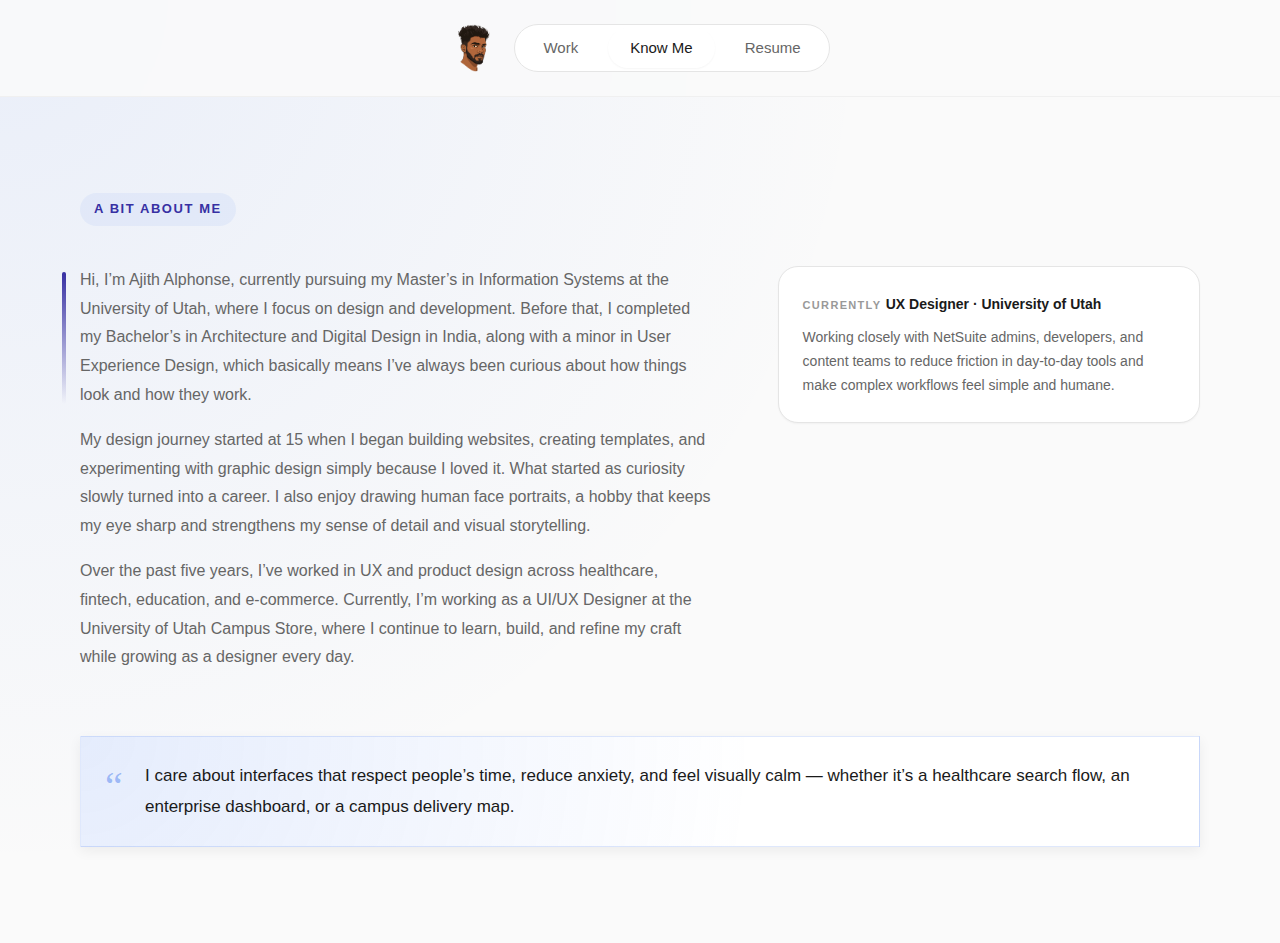
<file: know-me.html>
<!DOCTYPE html>
<html lang="en">
<head>
  <meta charset="UTF-8">
  <meta name="viewport" content="width=device-width, initial-scale=1.0">
  <title>Know Me | Ajith Alphonse</title>
  <link rel="stylesheet" href="styles.css">
</head>
<body class="about-body">
  <div class="desktop-content">
    <!-- Navigation -->
    <header class="header">
      <nav class="nav">
        <div class="nav-left">
          <a href="index.html">
            <img src="assets/profile.jpg" alt="Ajith Alphonse" class="nav-avatar" onerror="this.style.background='#ddd'">
          </a>
        </div>
        <div class="nav-links">
          <a href="index.html#work" class="nav-link">Work</a>
          <a href="know-me.html" class="nav-link active">Know Me</a>
          <a href="resume.pdf" class="nav-link" target="_blank">Resume</a>
        </div>
      </nav>
    </header>

    <main class="main about-main">
      <section class="about-story">
        <div class="about-highlight">
          <span class="about-pill">A bit about me</span>
        </div>

        <div class="about-grid">
          <div class="about-text">
            <p class="about-paragraph">
              Hi, I’m Ajith Alphonse, currently pursuing my Master’s in Information Systems at the University of Utah, where I focus on design and development. Before that, I completed my Bachelor’s in Architecture and Digital Design in India, along with a minor in User Experience Design, which basically means I’ve always been curious about how things look and how they work.
            </p>
            <p class="about-paragraph">
              My design journey started at 15 when I began building websites, creating templates, and experimenting with graphic design simply because I loved it. What started as curiosity slowly turned into a career. I also enjoy drawing human face portraits, a hobby that keeps my eye sharp and strengthens my sense of detail and visual storytelling.
            </p>
            <p class="about-paragraph">
              Over the past five years, I’ve worked in UX and product design across healthcare, fintech, education, and e-commerce. Currently, I’m working as a UI/UX Designer at the University of Utah Campus Store, where I continue to learn, build, and refine my craft while growing as a designer every day.
            </p>
          </div>

          <aside class="about-side-card">
            <div class="about-side-header">
              <span class="about-side-label">Currently</span>
              <span class="about-side-value">UX Designer · University of Utah</span>
            </div>
            <div class="about-side-body">
              <p>Working closely with NetSuite admins, developers, and content teams to reduce friction in day-to-day tools and make complex workflows feel simple and humane.</p>
            </div>
          </aside>
        </div>

        <div class="about-quote">
          <span class="about-quote-mark">“</span>
          <p>
            I care about interfaces that respect people’s time, reduce anxiety, and feel visually calm — whether it’s a healthcare search flow, an enterprise dashboard, or a campus delivery map.
          </p>
        </div>
      </section>
    </main>
  </div>
</body>
</html>
</file>
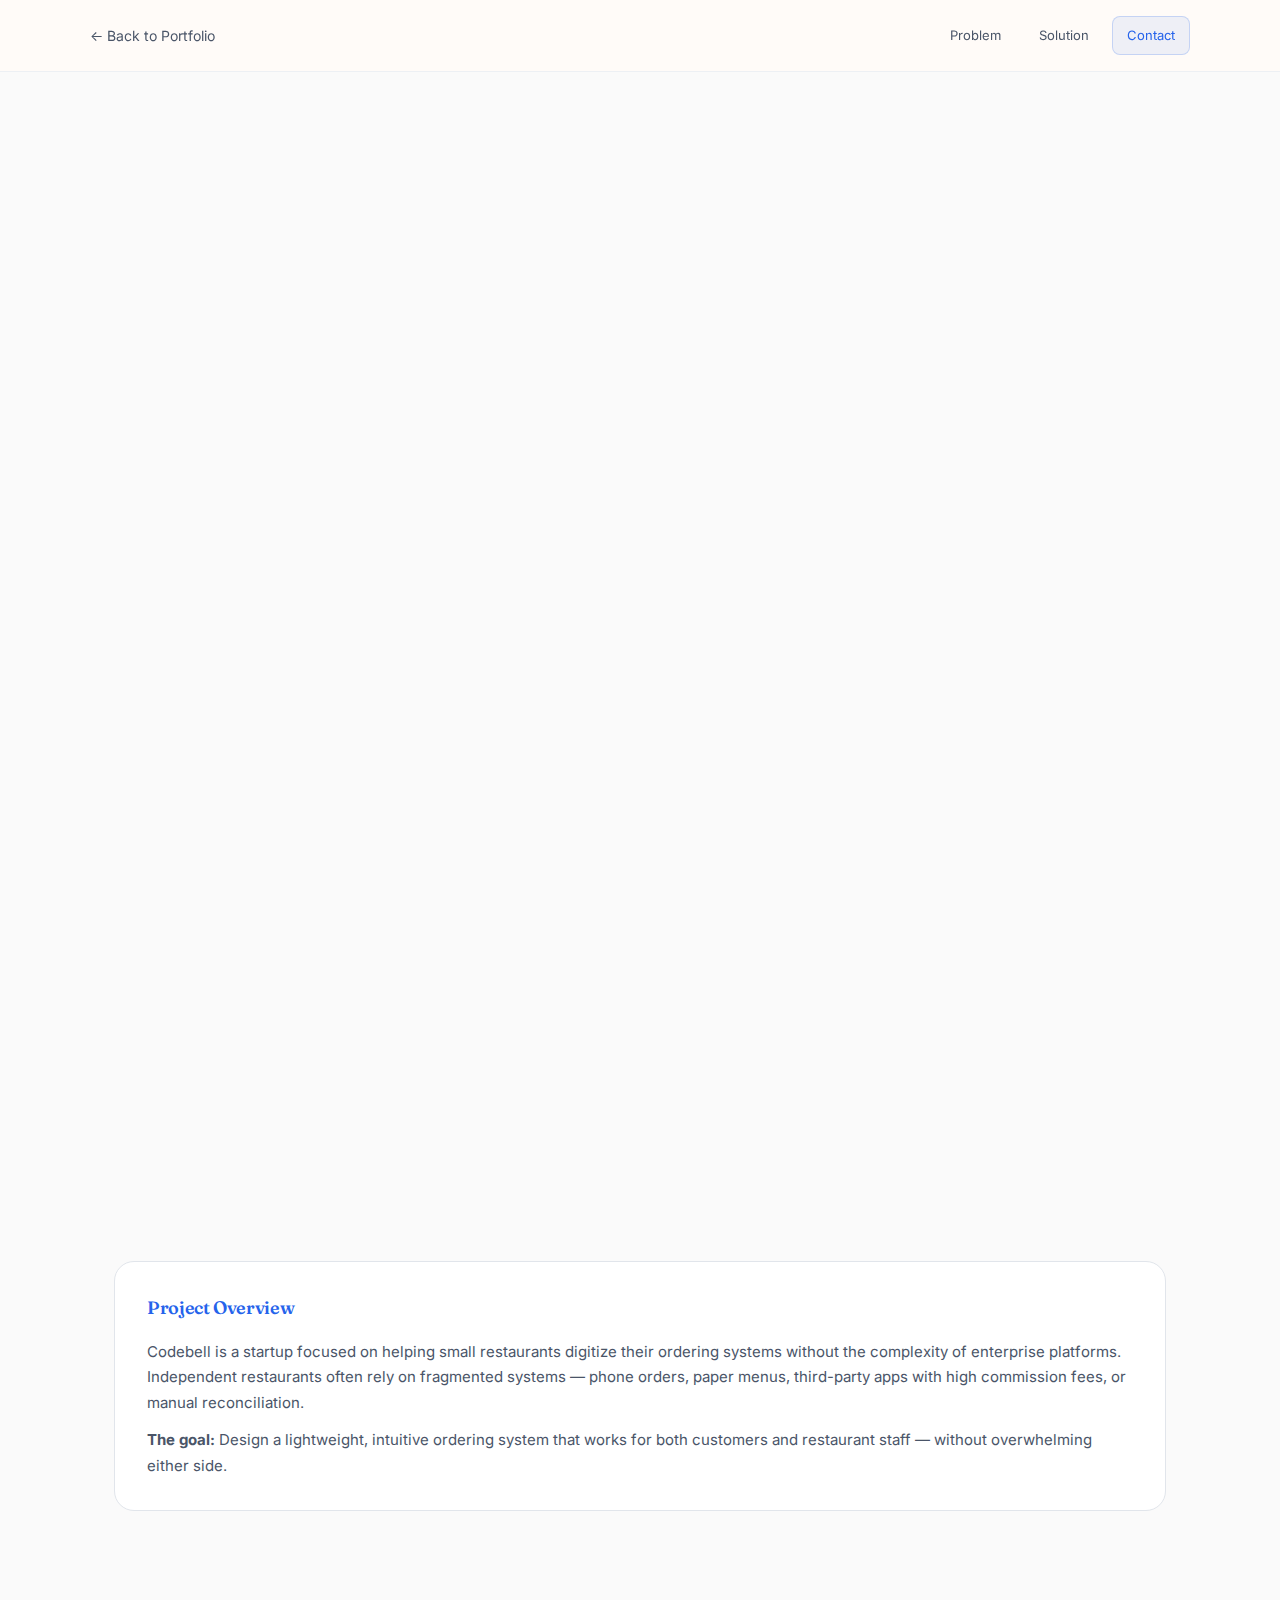
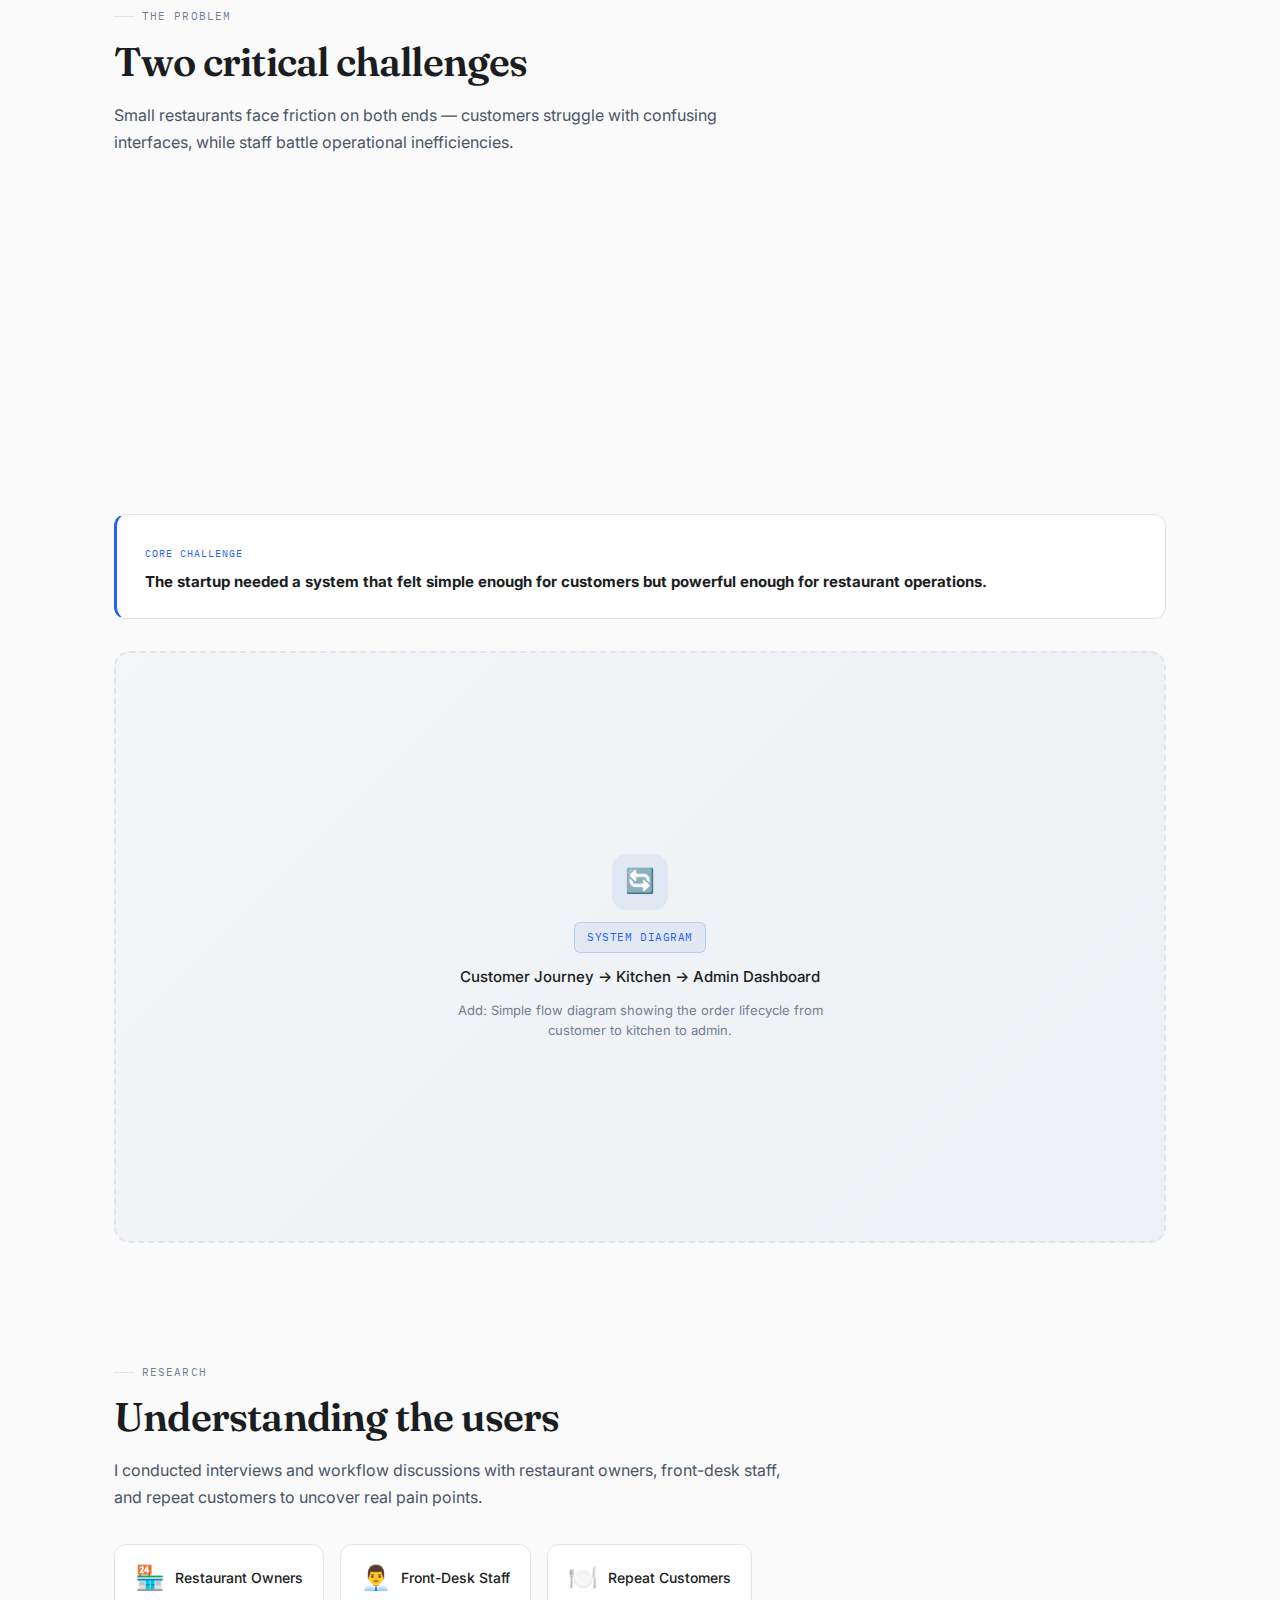
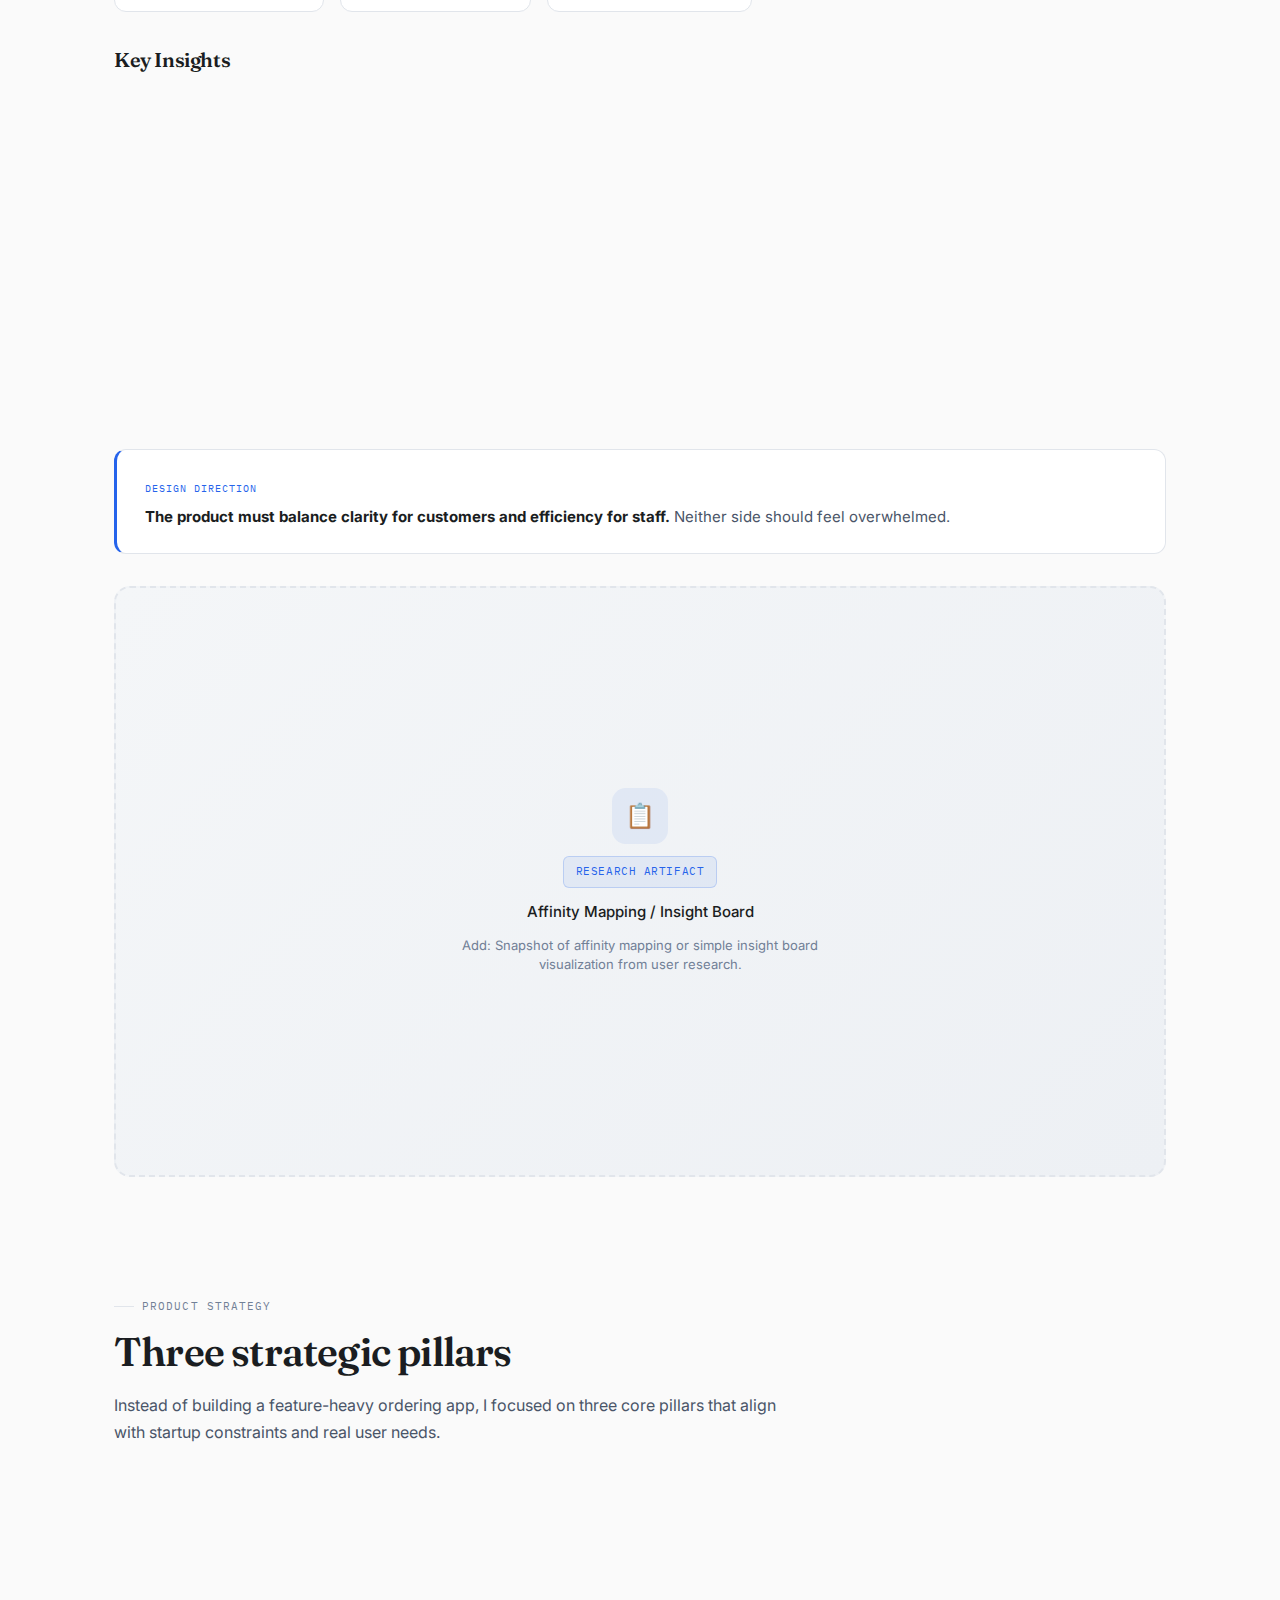
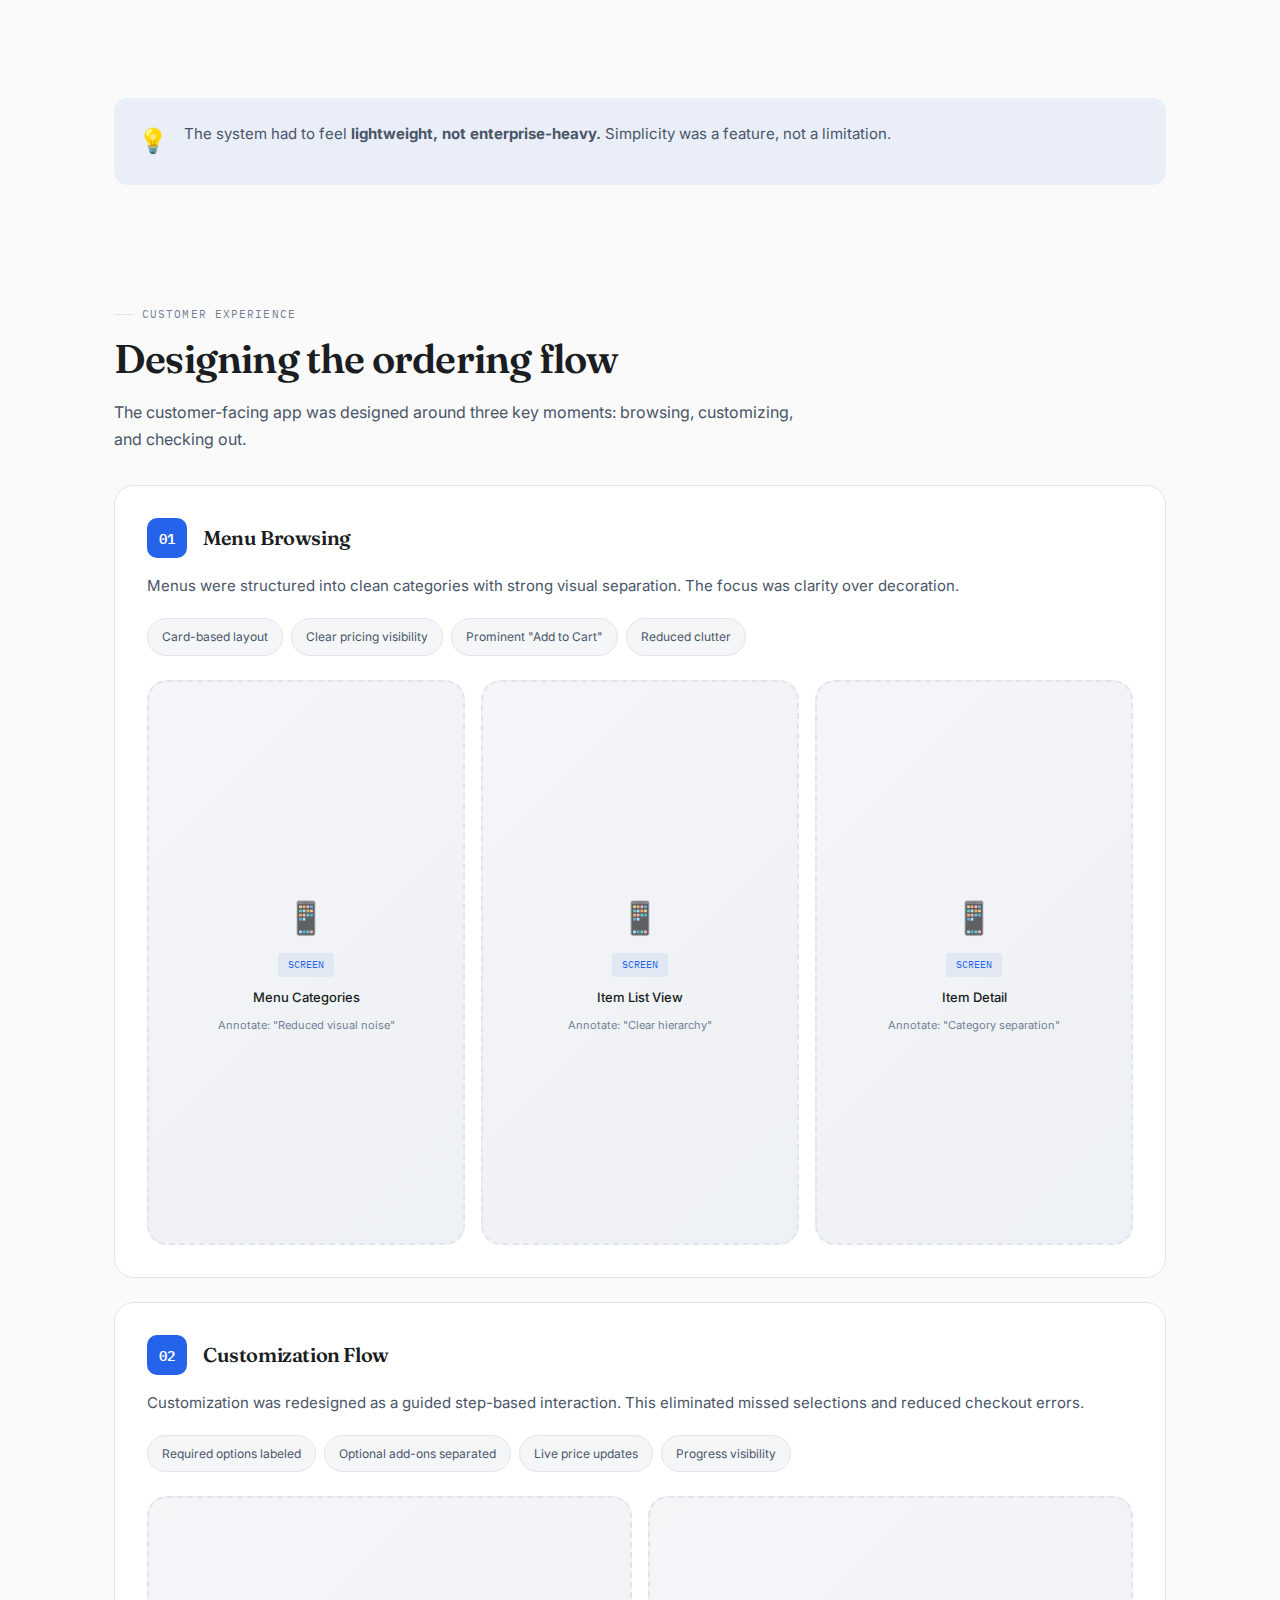
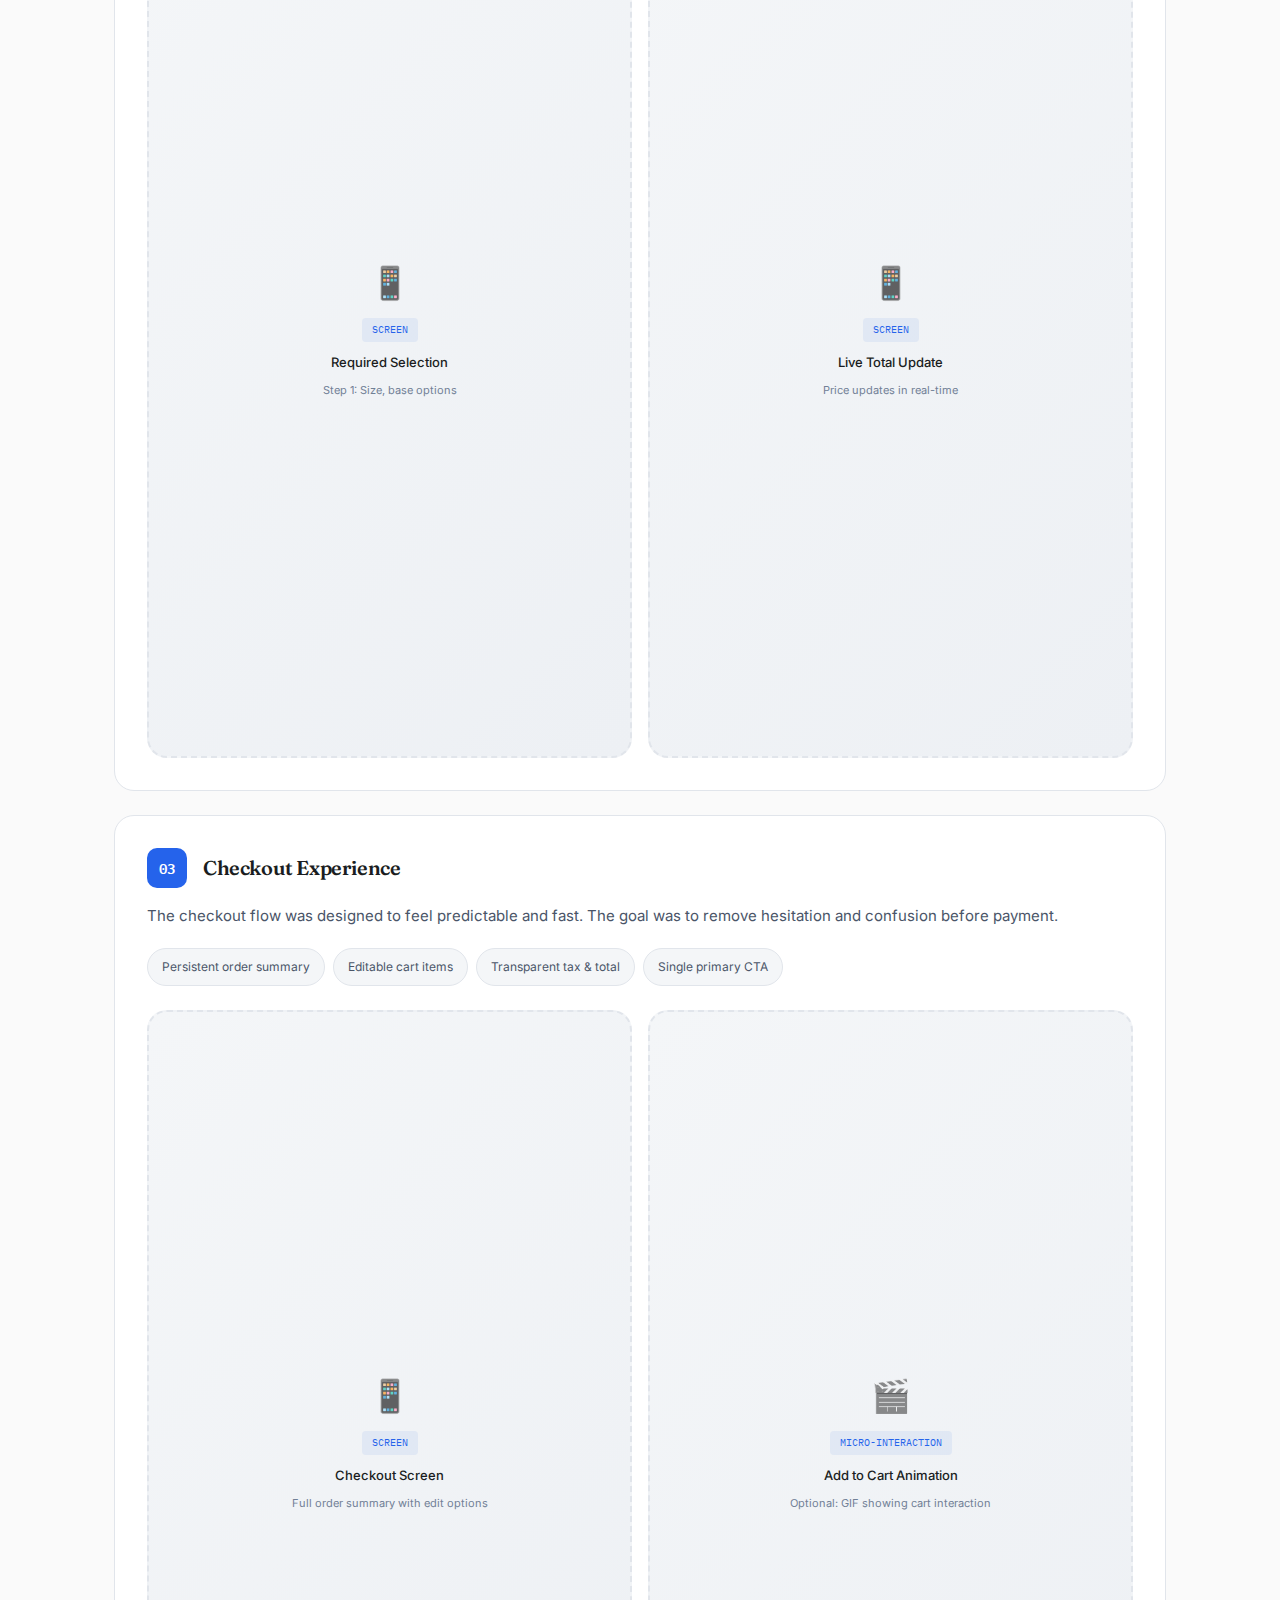
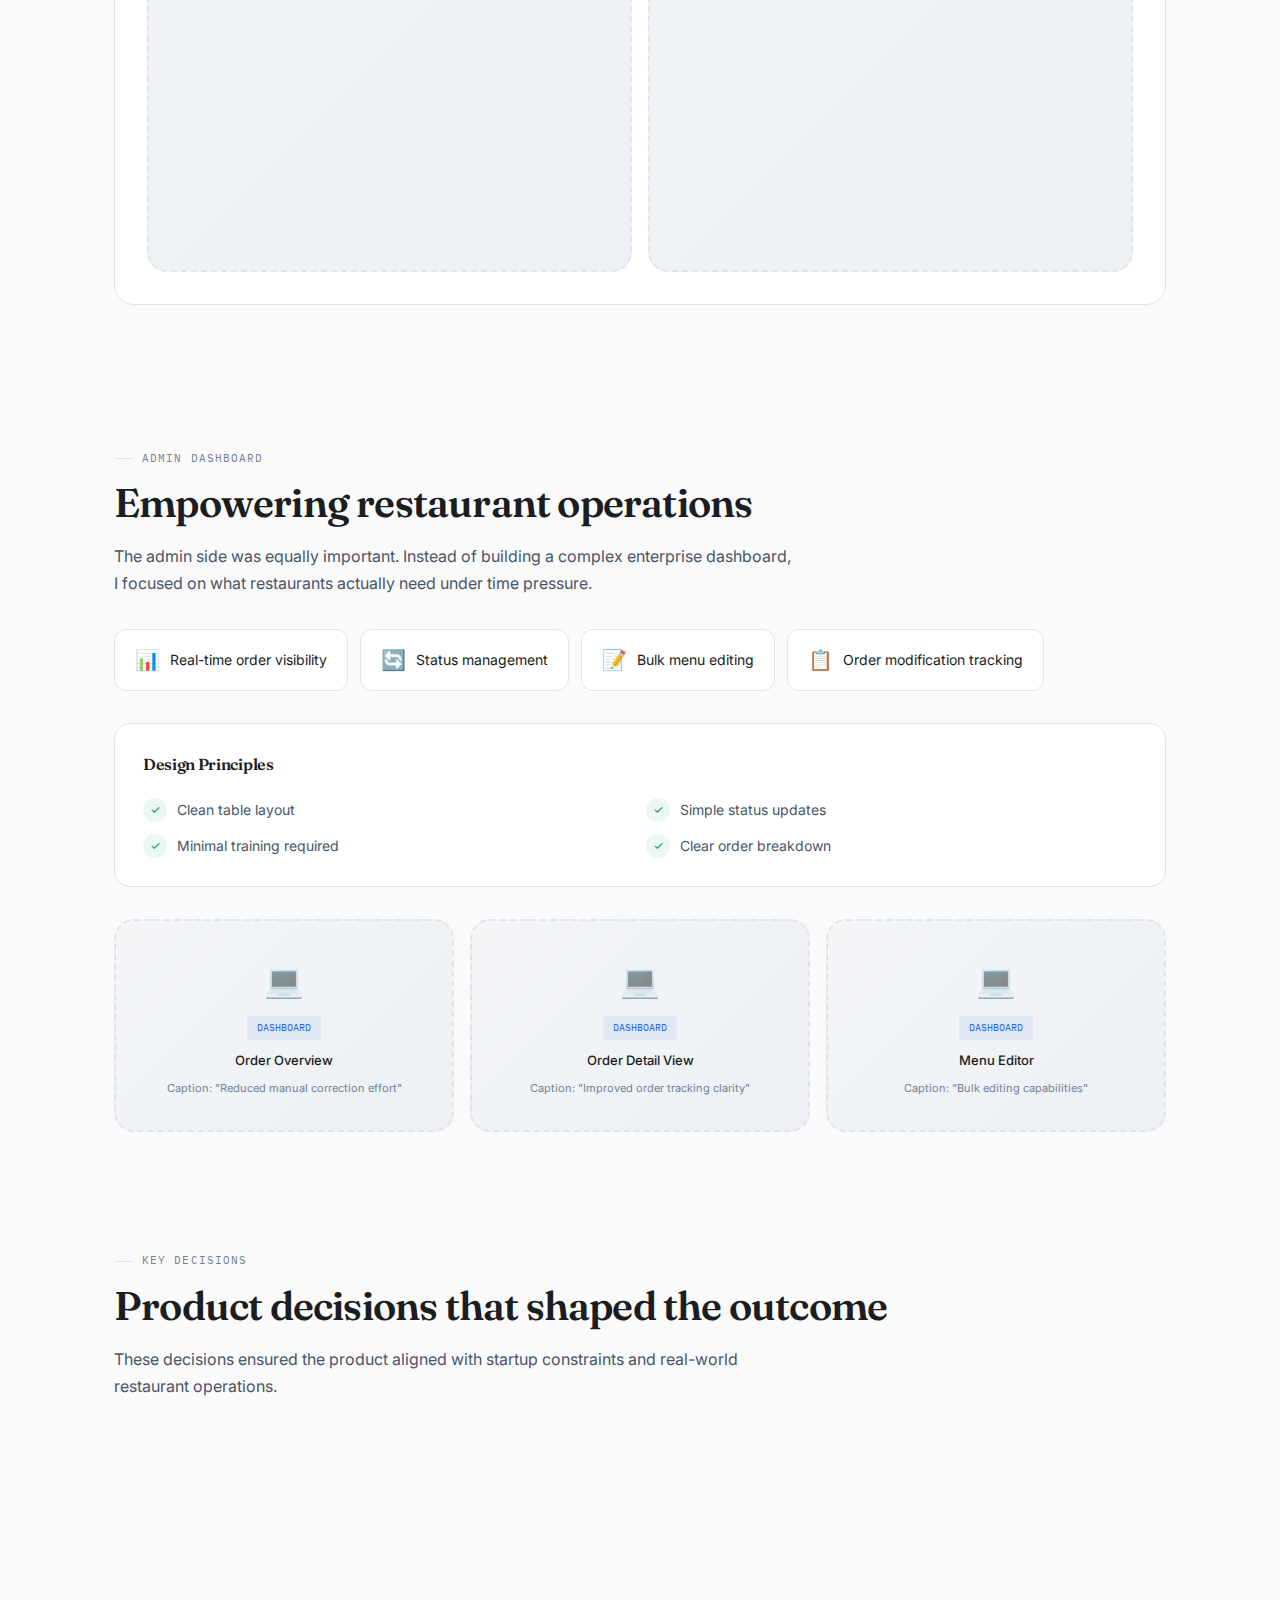
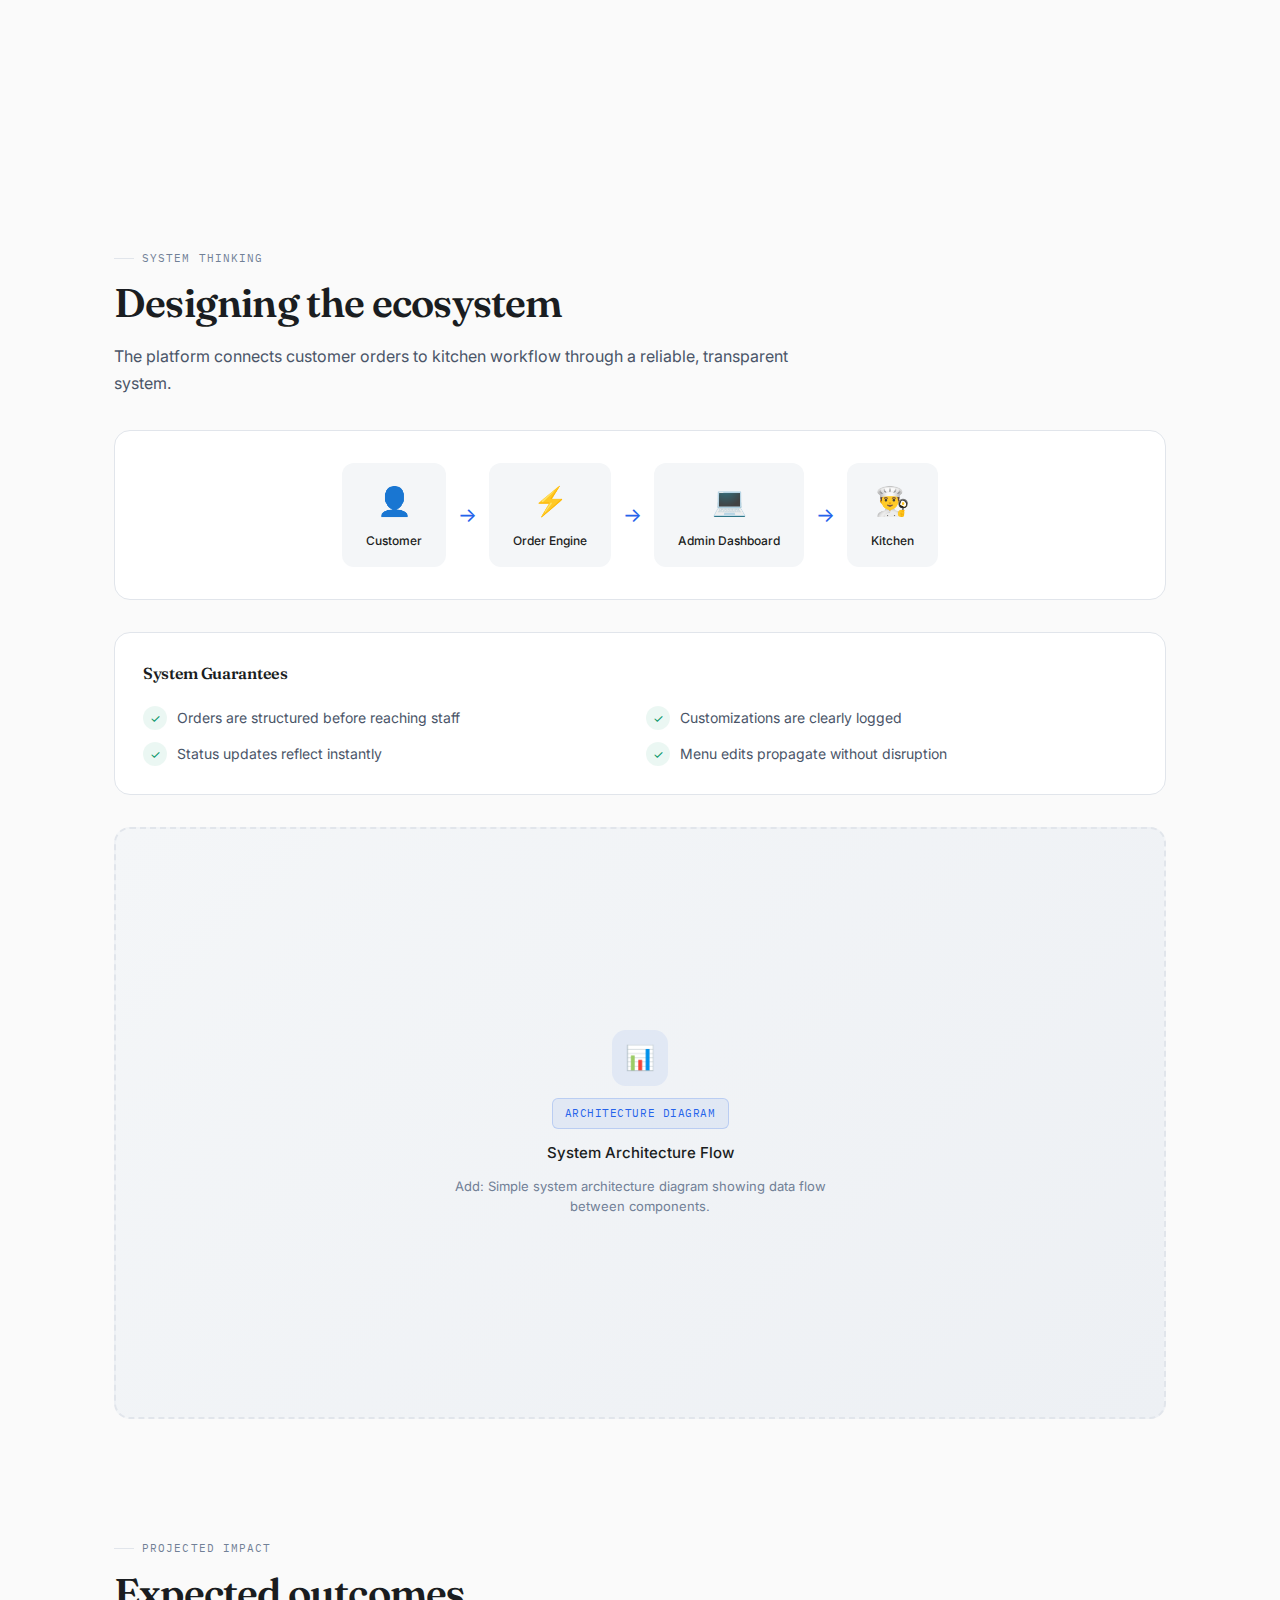
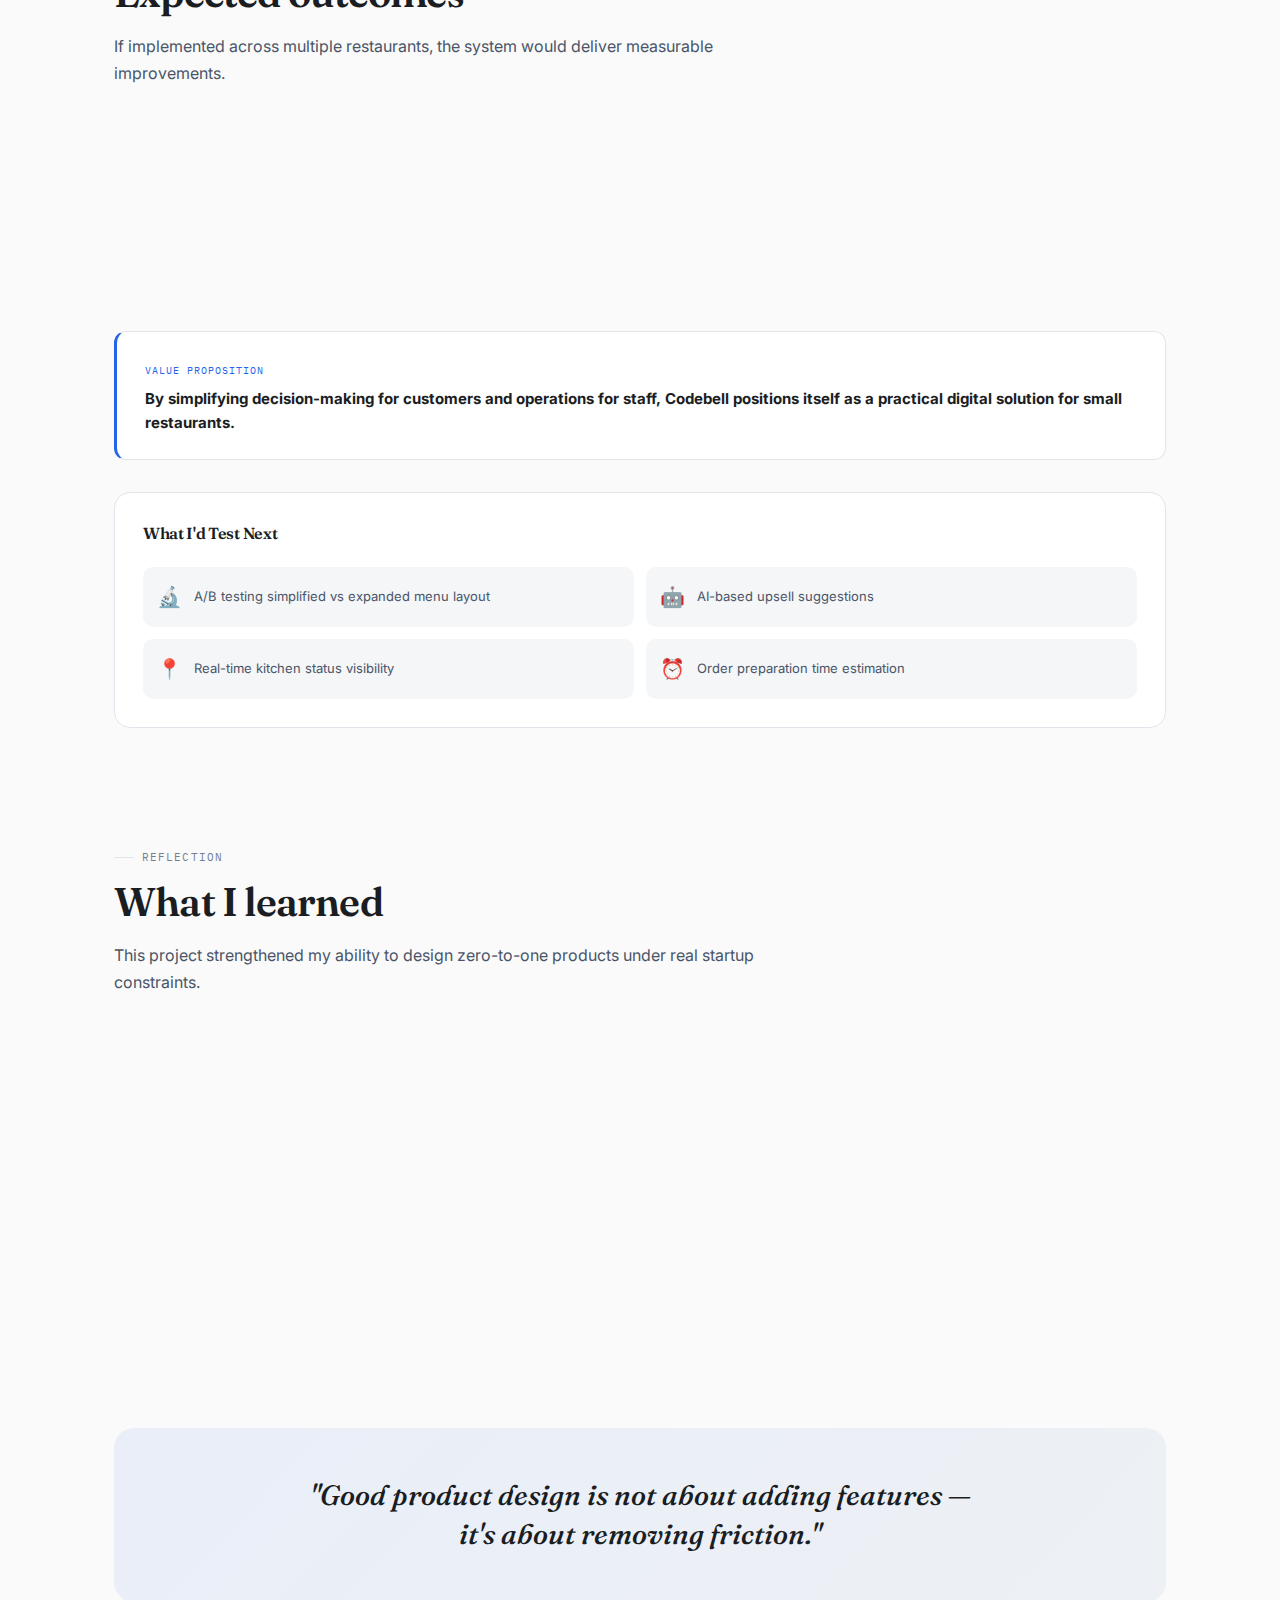
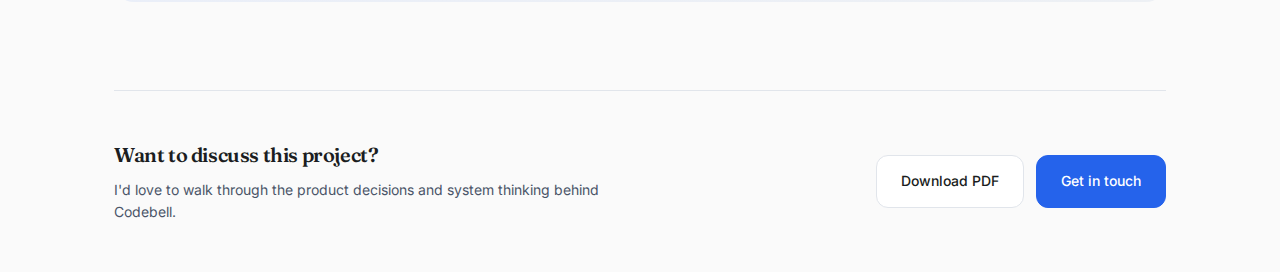
<file: projects/codebell.html>
<!DOCTYPE html>
<html lang="en">
<head>
  <meta charset="UTF-8">
  <meta name="viewport" content="width=device-width, initial-scale=1.0">
  <title>Codebell — Digital Ordering System | Ajith Alphonse</title>
  <link rel="preconnect" href="https://fonts.googleapis.com">
  <link rel="preconnect" href="https://fonts.gstatic.com" crossorigin>
  <link href="https://fonts.googleapis.com/css2?family=Fraunces:ital,opsz,wght@0,9..144,400;0,9..144,500;0,9..144,600;1,9..144,400&family=Inter:wght@300;400;500;600&family=IBM+Plex+Mono:wght@400;500&display=swap" rel="stylesheet">
  <link rel="stylesheet" href="codebell.css">
</head>
<body>
  <!-- Floating Side Navigation -->
  <aside class="side-nav" id="sideNav">
    <div class="side-nav-inner">
      <a href="#hero" class="side-nav-item active" data-section="hero">Overview</a>
      <a href="#problem" class="side-nav-item" data-section="problem">Problem</a>
      <a href="#research" class="side-nav-item" data-section="research">Research</a>
      <a href="#strategy" class="side-nav-item" data-section="strategy">Strategy</a>
      <a href="#customer-ux" class="side-nav-item" data-section="customer-ux">Customer UX</a>
      <a href="#admin" class="side-nav-item" data-section="admin">Admin Dashboard</a>
      <a href="#decisions" class="side-nav-item" data-section="decisions">Decisions</a>
      <a href="#system" class="side-nav-item" data-section="system">System Design</a>
      <a href="#impact" class="side-nav-item" data-section="impact">Impact</a>
      <a href="#reflection" class="side-nav-item" data-section="reflection">Reflection</a>
    </div>
  </aside>

  <!-- Navigation -->
  <nav>
    <div class="inner">
      <div class="nav-brand">
        <a href="../index.html" class="back-link">← Back to Portfolio</a>
      </div>
      <div class="nav-links">
        <a href="#problem" class="nav-link">Problem</a>
        <a href="#customer-ux" class="nav-link">Solution</a>
        <a href="#contact" class="nav-link primary">Contact</a>
      </div>
    </div>
  </nav>

  <div class="container">

    <!-- Hero -->
    <section class="hero" id="hero">
      <div class="hero-eyebrow animate-in">
        <span class="dot"></span>
        <span>Case Study • Startup Product • Zero to One</span>
      </div>
      
      <h1 class="animate-in delay-1">
        Codebell — Building a<br>
        <em>Digital Ordering System</em>
      </h1>
      
      <p class="hero-subtitle animate-in delay-2">
        Designing a zero-to-one mobile ordering experience and operational dashboard for independent restaurants to reduce manual order errors and improve checkout clarity.
      </p>
      
      <div class="hero-meta animate-in delay-3">
        <div class="meta-item">
          <span class="label">Role</span>
          <span class="value">Product Designer</span>
        </div>
        <div class="meta-item">
          <span class="label">Platform</span>
          <span class="value">iOS + Web Admin</span>
        </div>
        <div class="meta-item">
          <span class="label">Duration</span>
          <span class="value">8 Weeks</span>
        </div>
        <div class="meta-item">
          <span class="label">Scope</span>
          <span class="value">Product Strategy, UX Research, UI Design</span>
        </div>
      </div>

      <!-- Hero Visual -->
      <div class="hero-visual animate-in delay-4">
        <div class="media-placeholder">
          <div class="icon">📱</div>
          <span class="tag">Hero Mockup</span>
          <span class="title">Mobile App + Admin Dashboard</span>
          <span class="desc">
            Add: Side-by-side view of mobile ordering app and admin dashboard. Keep it clean and impactful.
          </span>
        </div>
      </div>
    </section>

    <!-- Overview -->
    <div class="overview-card">
      <h3>Project Overview</h3>
      <p>
        Codebell is a startup focused on helping small restaurants digitize their ordering systems without the complexity of enterprise platforms. Independent restaurants often rely on fragmented systems — phone orders, paper menus, third-party apps with high commission fees, or manual reconciliation.
      </p>
      <p>
        <strong>The goal:</strong> Design a lightweight, intuitive ordering system that works for both customers and restaurant staff — without overwhelming either side.
      </p>
    </div>

    <!-- Problem Section -->
    <section id="problem">
      <span class="section-label">The Problem</span>
      <h2 class="section-title">Two critical challenges</h2>
      <p class="section-desc">
        Small restaurants face friction on both ends — customers struggle with confusing interfaces, while staff battle operational inefficiencies.
      </p>

      <div class="problem-split">
        <!-- Customer Side -->
        <div class="problem-column">
          <div class="problem-header customer">
            <span class="problem-icon">👤</span>
            <h3>Customer-Side Friction</h3>
          </div>
          <ul class="problem-list">
            <li>
              <span class="bullet">✗</span>
              <span>Overloaded menus with too many choices</span>
            </li>
            <li>
              <span class="bullet">✗</span>
              <span>Unclear customization steps</span>
            </li>
            <li>
              <span class="bullet">✗</span>
              <span>Confusing checkout flow</span>
            </li>
            <li>
              <span class="bullet">✗</span>
              <span>High hesitation before payment</span>
            </li>
          </ul>
        </div>

        <!-- Operational Side -->
        <div class="problem-column">
          <div class="problem-header operational">
            <span class="problem-icon">⚙️</span>
            <h3>Operational Inefficiency</h3>
          </div>
          <ul class="problem-list">
            <li>
              <span class="bullet">✗</span>
              <span>Manual order correction errors</span>
            </li>
            <li>
              <span class="bullet">✗</span>
              <span>Menu updates require technical support</span>
            </li>
            <li>
              <span class="bullet">✗</span>
              <span>Difficulty tracking order status</span>
            </li>
            <li>
              <span class="bullet">✗</span>
              <span>Errors spike during peak hours</span>
            </li>
          </ul>
        </div>
      </div>

      <div class="insight-banner">
        <span class="tag">Core Challenge</span>
        <p>
          <strong>The startup needed a system that felt simple enough for customers but powerful enough for restaurant operations.</strong>
        </p>
      </div>

      <!-- Problem Visual -->
      <div class="visual-placeholder">
        <div class="icon">🔄</div>
        <span class="tag">System Diagram</span>
        <span class="title">Customer Journey → Kitchen → Admin Dashboard</span>
        <span class="desc">Add: Simple flow diagram showing the order lifecycle from customer to kitchen to admin.</span>
      </div>
    </section>

    <!-- Research Section -->
    <section id="research">
      <span class="section-label">Research</span>
      <h2 class="section-title">Understanding the users</h2>
      <p class="section-desc">
        I conducted interviews and workflow discussions with restaurant owners, front-desk staff, and repeat customers to uncover real pain points.
      </p>

      <div class="research-participants">
        <div class="participant">
          <span class="participant-icon">🏪</span>
          <span class="participant-label">Restaurant Owners</span>
        </div>
        <div class="participant">
          <span class="participant-icon">👨‍💼</span>
          <span class="participant-label">Front-Desk Staff</span>
        </div>
        <div class="participant">
          <span class="participant-icon">🍽️</span>
          <span class="participant-label">Repeat Customers</span>
        </div>
      </div>

      <h3 class="subsection-title">Key Insights</h3>
      
      <div class="insights-grid">
        <div class="insight-card">
          <span class="insight-number">01</span>
          <p><strong>Customers want fewer decisions per screen.</strong> Choice overload leads to abandonment.</p>
        </div>
        <div class="insight-card">
          <span class="insight-number">02</span>
          <p><strong>Menu organization matters more than visual decoration.</strong> Clarity beats aesthetics.</p>
        </div>
        <div class="insight-card">
          <span class="insight-number">03</span>
          <p><strong>Checkout confidence is tied to clarity of order summary.</strong> Transparent pricing reduces hesitation.</p>
        </div>
        <div class="insight-card">
          <span class="insight-number">04</span>
          <p><strong>Restaurant staff prioritize speed over aesthetics.</strong> Efficiency is everything during rush hours.</p>
        </div>
        <div class="insight-card">
          <span class="insight-number">05</span>
          <p><strong>Bulk actions are more important than detailed micro-editing.</strong> Time is the scarcest resource.</p>
        </div>
      </div>

      <div class="insight-banner">
        <span class="tag">Design Direction</span>
        <p>
          <strong>The product must balance clarity for customers and efficiency for staff.</strong> Neither side should feel overwhelmed.
        </p>
      </div>

      <!-- Research Visual -->
      <div class="visual-placeholder">
        <div class="icon">📋</div>
        <span class="tag">Research Artifact</span>
        <span class="title">Affinity Mapping / Insight Board</span>
        <span class="desc">Add: Snapshot of affinity mapping or simple insight board visualization from user research.</span>
      </div>
    </section>

    <!-- Strategy Section -->
    <section id="strategy">
      <span class="section-label">Product Strategy</span>
      <h2 class="section-title">Three strategic pillars</h2>
      <p class="section-desc">
        Instead of building a feature-heavy ordering app, I focused on three core pillars that align with startup constraints and real user needs.
      </p>

      <div class="strategy-pillars">
        <div class="pillar-card">
          <div class="pillar-number">1</div>
          <h3>Reduce Cognitive Load</h3>
          <p>Fewer visible options. Clear grouping. Predictable navigation. Every screen should have a single clear purpose.</p>
        </div>
        <div class="pillar-card">
          <div class="pillar-number">2</div>
          <h3>Structured Customization</h3>
          <p>Step-based flow that ensures required selections are completed before checkout. No missed options, no order errors.</p>
        </div>
        <div class="pillar-card">
          <div class="pillar-number">3</div>
          <h3>Operational Simplicity</h3>
          <p>Admin tools that reduce repetitive tasks and manual corrections. Built for speed under pressure.</p>
        </div>
      </div>

      <div class="strategy-note">
        <span class="note-icon">💡</span>
        <p>The system had to feel <strong>lightweight, not enterprise-heavy.</strong> Simplicity was a feature, not a limitation.</p>
      </div>
    </section>

    <!-- Customer Experience Section -->
    <section id="customer-ux">
      <span class="section-label">Customer Experience</span>
      <h2 class="section-title">Designing the ordering flow</h2>
      <p class="section-desc">
        The customer-facing app was designed around three key moments: browsing, customizing, and checking out.
      </p>

      <!-- Menu Browsing -->
      <div class="ux-block">
        <div class="ux-header">
          <span class="ux-number">01</span>
          <h3>Menu Browsing</h3>
        </div>
        <p class="ux-desc">
          Menus were structured into clean categories with strong visual separation. The focus was clarity over decoration.
        </p>
        
        <div class="feature-tags">
          <span class="feature-tag">Card-based layout</span>
          <span class="feature-tag">Clear pricing visibility</span>
          <span class="feature-tag">Prominent "Add to Cart"</span>
          <span class="feature-tag">Reduced clutter</span>
        </div>

        <div class="screens-placeholder">
          <div class="screen-slot">
            <div class="icon">📱</div>
            <span class="tag">Screen</span>
            <span class="title">Menu Categories</span>
            <span class="desc">Annotate: "Reduced visual noise"</span>
          </div>
          <div class="screen-slot">
            <div class="icon">📱</div>
            <span class="tag">Screen</span>
            <span class="title">Item List View</span>
            <span class="desc">Annotate: "Clear hierarchy"</span>
          </div>
          <div class="screen-slot">
            <div class="icon">📱</div>
            <span class="tag">Screen</span>
            <span class="title">Item Detail</span>
            <span class="desc">Annotate: "Category separation"</span>
          </div>
        </div>
      </div>

      <!-- Customization Flow -->
      <div class="ux-block">
        <div class="ux-header">
          <span class="ux-number">02</span>
          <h3>Customization Flow</h3>
        </div>
        <p class="ux-desc">
          Customization was redesigned as a guided step-based interaction. This eliminated missed selections and reduced checkout errors.
        </p>
        
        <div class="feature-tags">
          <span class="feature-tag">Required options labeled</span>
          <span class="feature-tag">Optional add-ons separated</span>
          <span class="feature-tag">Live price updates</span>
          <span class="feature-tag">Progress visibility</span>
        </div>

        <div class="screens-placeholder two-col">
          <div class="screen-slot">
            <div class="icon">📱</div>
            <span class="tag">Screen</span>
            <span class="title">Required Selection</span>
            <span class="desc">Step 1: Size, base options</span>
          </div>
          <div class="screen-slot">
            <div class="icon">📱</div>
            <span class="tag">Screen</span>
            <span class="title">Live Total Update</span>
            <span class="desc">Price updates in real-time</span>
          </div>
        </div>
      </div>

      <!-- Checkout Experience -->
      <div class="ux-block">
        <div class="ux-header">
          <span class="ux-number">03</span>
          <h3>Checkout Experience</h3>
        </div>
        <p class="ux-desc">
          The checkout flow was designed to feel predictable and fast. The goal was to remove hesitation and confusion before payment.
        </p>
        
        <div class="feature-tags">
          <span class="feature-tag">Persistent order summary</span>
          <span class="feature-tag">Editable cart items</span>
          <span class="feature-tag">Transparent tax & total</span>
          <span class="feature-tag">Single primary CTA</span>
        </div>

        <div class="screens-placeholder two-col">
          <div class="screen-slot">
            <div class="icon">📱</div>
            <span class="tag">Screen</span>
            <span class="title">Checkout Screen</span>
            <span class="desc">Full order summary with edit options</span>
          </div>
          <div class="screen-slot">
            <div class="icon">🎬</div>
            <span class="tag">Micro-interaction</span>
            <span class="title">Add to Cart Animation</span>
            <span class="desc">Optional: GIF showing cart interaction</span>
          </div>
        </div>
      </div>
    </section>

    <!-- Admin Dashboard Section -->
    <section id="admin">
      <span class="section-label">Admin Dashboard</span>
      <h2 class="section-title">Empowering restaurant operations</h2>
      <p class="section-desc">
        The admin side was equally important. Instead of building a complex enterprise dashboard, I focused on what restaurants actually need under time pressure.
      </p>

      <div class="admin-needs">
        <div class="need-item">
          <span class="need-icon">📊</span>
          <span>Real-time order visibility</span>
        </div>
        <div class="need-item">
          <span class="need-icon">🔄</span>
          <span>Status management</span>
        </div>
        <div class="need-item">
          <span class="need-icon">📝</span>
          <span>Bulk menu editing</span>
        </div>
        <div class="need-item">
          <span class="need-icon">📋</span>
          <span>Order modification tracking</span>
        </div>
      </div>

      <div class="admin-principles">
        <h3>Design Principles</h3>
        <div class="principles-grid">
          <div class="principle">
            <span class="check">✓</span>
            <span>Clean table layout</span>
          </div>
          <div class="principle">
            <span class="check">✓</span>
            <span>Simple status updates</span>
          </div>
          <div class="principle">
            <span class="check">✓</span>
            <span>Minimal training required</span>
          </div>
          <div class="principle">
            <span class="check">✓</span>
            <span>Clear order breakdown</span>
          </div>
        </div>
      </div>

      <div class="screens-placeholder three-col">
        <div class="screen-slot dashboard">
          <div class="icon">💻</div>
          <span class="tag">Dashboard</span>
          <span class="title">Order Overview</span>
          <span class="desc">Caption: "Reduced manual correction effort"</span>
        </div>
        <div class="screen-slot dashboard">
          <div class="icon">💻</div>
          <span class="tag">Dashboard</span>
          <span class="title">Order Detail View</span>
          <span class="desc">Caption: "Improved order tracking clarity"</span>
        </div>
        <div class="screen-slot dashboard">
          <div class="icon">💻</div>
          <span class="tag">Dashboard</span>
          <span class="title">Menu Editor</span>
          <span class="desc">Caption: "Bulk editing capabilities"</span>
        </div>
      </div>
    </section>

    <!-- Key Decisions Section -->
    <section id="decisions">
      <span class="section-label">Key Decisions</span>
      <h2 class="section-title">Product decisions that shaped the outcome</h2>
      <p class="section-desc">
        These decisions ensured the product aligned with startup constraints and real-world restaurant operations.
      </p>

      <div class="decisions-grid">
        <div class="decision-card">
          <div class="decision-number">01</div>
          <h4>Fewer Items Per Screen</h4>
          <p>To reduce overwhelm and increase decision confidence. Every screen has a clear purpose.</p>
        </div>
        <div class="decision-card">
          <div class="decision-number">02</div>
          <h4>Step-Based Customization</h4>
          <p>To prevent missed required selections and reduce order errors at checkout.</p>
        </div>
        <div class="decision-card">
          <div class="decision-number">03</div>
          <h4>Bulk Admin Controls</h4>
          <p>Because restaurants operate under time pressure. Speed over micro-editing.</p>
        </div>
        <div class="decision-card">
          <div class="decision-number">04</div>
          <h4>Minimal Visual Decoration</h4>
          <p>To prioritize usability over aesthetic noise. Clarity is the feature.</p>
        </div>
      </div>
    </section>

    <!-- System Design Section -->
    <section id="system">
      <span class="section-label">System Thinking</span>
      <h2 class="section-title">Designing the ecosystem</h2>
      <p class="section-desc">
        The platform connects customer orders to kitchen workflow through a reliable, transparent system.
      </p>

      <div class="system-flow">
        <div class="flow-step">
          <span class="flow-icon">👤</span>
          <span class="flow-label">Customer</span>
        </div>
        <span class="flow-arrow">→</span>
        <div class="flow-step">
          <span class="flow-icon">⚡</span>
          <span class="flow-label">Order Engine</span>
        </div>
        <span class="flow-arrow">→</span>
        <div class="flow-step">
          <span class="flow-icon">💻</span>
          <span class="flow-label">Admin Dashboard</span>
        </div>
        <span class="flow-arrow">→</span>
        <div class="flow-step">
          <span class="flow-icon">👨‍🍳</span>
          <span class="flow-label">Kitchen</span>
        </div>
      </div>

      <div class="system-guarantees">
        <h3>System Guarantees</h3>
        <div class="guarantees-list">
          <div class="guarantee">
            <span class="check">✓</span>
            <span>Orders are structured before reaching staff</span>
          </div>
          <div class="guarantee">
            <span class="check">✓</span>
            <span>Customizations are clearly logged</span>
          </div>
          <div class="guarantee">
            <span class="check">✓</span>
            <span>Status updates reflect instantly</span>
          </div>
          <div class="guarantee">
            <span class="check">✓</span>
            <span>Menu edits propagate without disruption</span>
          </div>
        </div>
      </div>

      <div class="visual-placeholder">
        <div class="icon">📊</div>
        <span class="tag">Architecture Diagram</span>
        <span class="title">System Architecture Flow</span>
        <span class="desc">Add: Simple system architecture diagram showing data flow between components.</span>
      </div>
    </section>

    <!-- Impact Section -->
    <section id="impact">
      <span class="section-label">Projected Impact</span>
      <h2 class="section-title">Expected outcomes</h2>
      <p class="section-desc">
        If implemented across multiple restaurants, the system would deliver measurable improvements.
      </p>

      <div class="impact-grid">
        <div class="impact-card">
          <span class="impact-icon">⬇️</span>
          <h4>Reduced Checkout Hesitation</h4>
          <p>Clear pricing and order summary increase payment confidence</p>
        </div>
        <div class="impact-card">
          <span class="impact-icon">📞</span>
          <h4>Fewer Modification Calls</h4>
          <p>Structured customization prevents order errors upfront</p>
        </div>
        <div class="impact-card">
          <span class="impact-icon">⏱️</span>
          <h4>Reduced Training Time</h4>
          <p>Intuitive admin interface requires minimal onboarding</p>
        </div>
        <div class="impact-card">
          <span class="impact-icon">🚀</span>
          <h4>Faster Peak Processing</h4>
          <p>Bulk actions and clear status improve rush hour efficiency</p>
        </div>
      </div>

      <div class="insight-banner">
        <span class="tag">Value Proposition</span>
        <p>
          <strong>By simplifying decision-making for customers and operations for staff, Codebell positions itself as a practical digital solution for small restaurants.</strong>
        </p>
      </div>

      <div class="future-section">
        <h3>What I'd Test Next</h3>
        <div class="future-grid">
          <div class="future-item">
            <span class="future-icon">🔬</span>
            <span>A/B testing simplified vs expanded menu layout</span>
          </div>
          <div class="future-item">
            <span class="future-icon">🤖</span>
            <span>AI-based upsell suggestions</span>
          </div>
          <div class="future-item">
            <span class="future-icon">📍</span>
            <span>Real-time kitchen status visibility</span>
          </div>
          <div class="future-item">
            <span class="future-icon">⏰</span>
            <span>Order preparation time estimation</span>
          </div>
        </div>
      </div>
    </section>

    <!-- Reflection Section -->
    <section id="reflection">
      <span class="section-label">Reflection</span>
      <h2 class="section-title">What I learned</h2>
      <p class="section-desc">
        This project strengthened my ability to design zero-to-one products under real startup constraints.
      </p>

      <div class="learnings-grid">
        <div class="learning-card">
          <span class="learning-number">01</span>
          <h4>Zero-to-One Product Design</h4>
          <p>Building from scratch requires different thinking than redesigning existing products.</p>
        </div>
        <div class="learning-card">
          <span class="learning-number">02</span>
          <h4>Balancing Clarity & Efficiency</h4>
          <p>Customer simplicity and operational power must coexist in the same system.</p>
        </div>
        <div class="learning-card">
          <span class="learning-number">03</span>
          <h4>System Design Thinking</h4>
          <p>Good product design extends beyond screens into how components connect.</p>
        </div>
        <div class="learning-card">
          <span class="learning-number">04</span>
          <h4>Constraints Drive Innovation</h4>
          <p>Startup limitations forced focused, intentional design decisions.</p>
        </div>
      </div>

      <div class="final-insight">
        <blockquote>
          "Good product design is not about adding features — it's about removing friction."
        </blockquote>
      </div>
    </section>

    <!-- Footer -->
    <footer id="contact">
      <div class="footer-content">
        <div class="footer-text">
          <h4>Want to discuss this project?</h4>
          <p>I'd love to walk through the product decisions and system thinking behind Codebell.</p>
        </div>
        <div class="footer-cta">
          <a href="#" class="footer-btn">Download PDF</a>
          <a href="mailto:ajithalphonse300@gmail.com" class="footer-btn primary">Get in touch</a>
        </div>
      </div>
    </footer>

  </div>

  <script>
    // Smooth scroll for anchor links
    document.querySelectorAll('a[href^="#"]').forEach(anchor => {
      anchor.addEventListener('click', function (e) {
        e.preventDefault();
        const target = document.querySelector(this.getAttribute('href'));
        if (target) {
          target.scrollIntoView({ behavior: 'smooth', block: 'start' });
        }
      });
    });

    // Side navigation active state
    const sections = document.querySelectorAll('section[id]');
    const navItems = document.querySelectorAll('.side-nav-item');

    const observerOptions = {
      root: null,
      rootMargin: '-20% 0px -60% 0px',
      threshold: 0
    };

    const observer = new IntersectionObserver((entries) => {
      entries.forEach(entry => {
        if (entry.isIntersecting) {
          const id = entry.target.getAttribute('id');
          navItems.forEach(item => {
            item.classList.remove('active');
            if (item.getAttribute('data-section') === id) {
              item.classList.add('active');
            }
          });
        }
      });
    }, observerOptions);

    sections.forEach(section => observer.observe(section));

    // Animate on scroll
    const animateObserver = new IntersectionObserver((entries) => {
      entries.forEach(entry => {
        if (entry.isIntersecting) {
          entry.target.style.opacity = '1';
          entry.target.style.transform = 'translateY(0)';
        }
      });
    }, { threshold: 0.1 });

    document.querySelectorAll('.problem-column, .insight-card, .pillar-card, .decision-card, .learning-card, .impact-card').forEach(el => {
      el.style.opacity = '0';
      el.style.transform = 'translateY(20px)';
      el.style.transition = 'opacity 0.5s ease, transform 0.5s ease';
      animateObserver.observe(el);
    });
  </script>
</body>
</html>
</file>
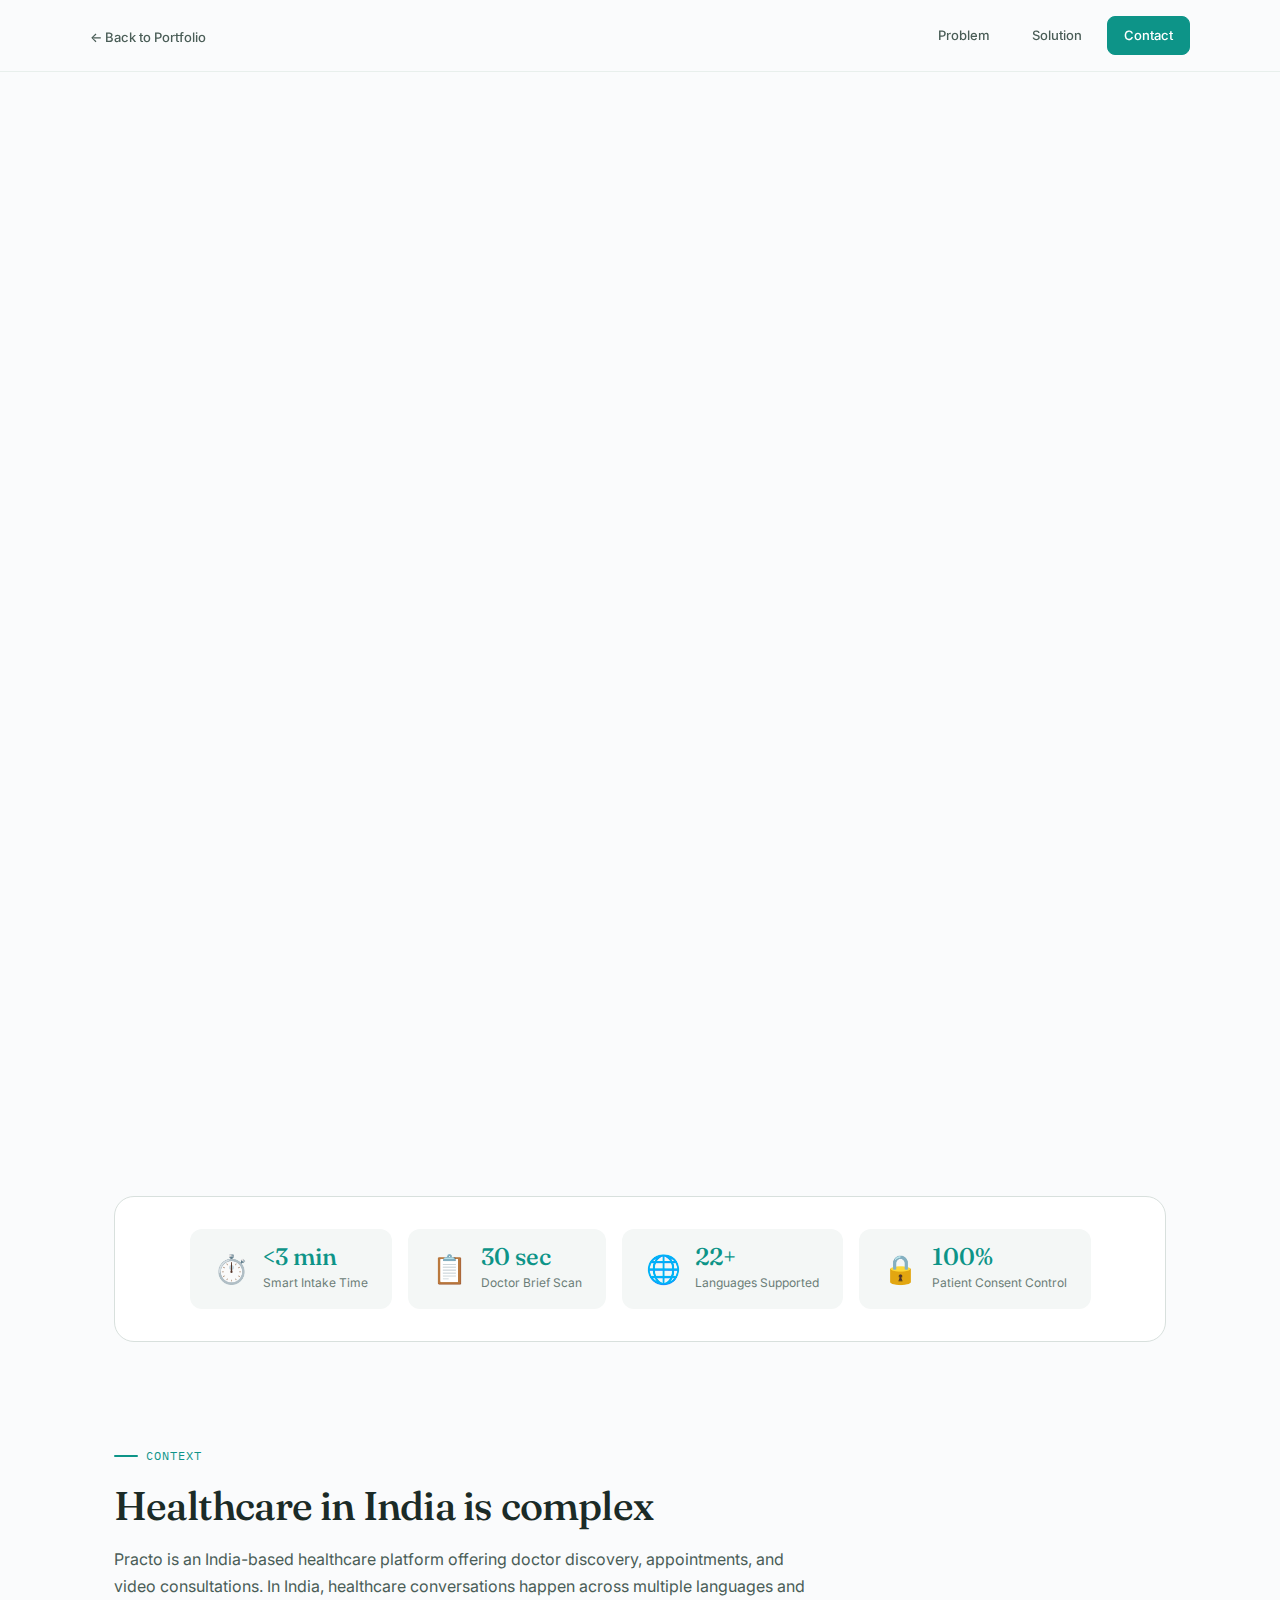
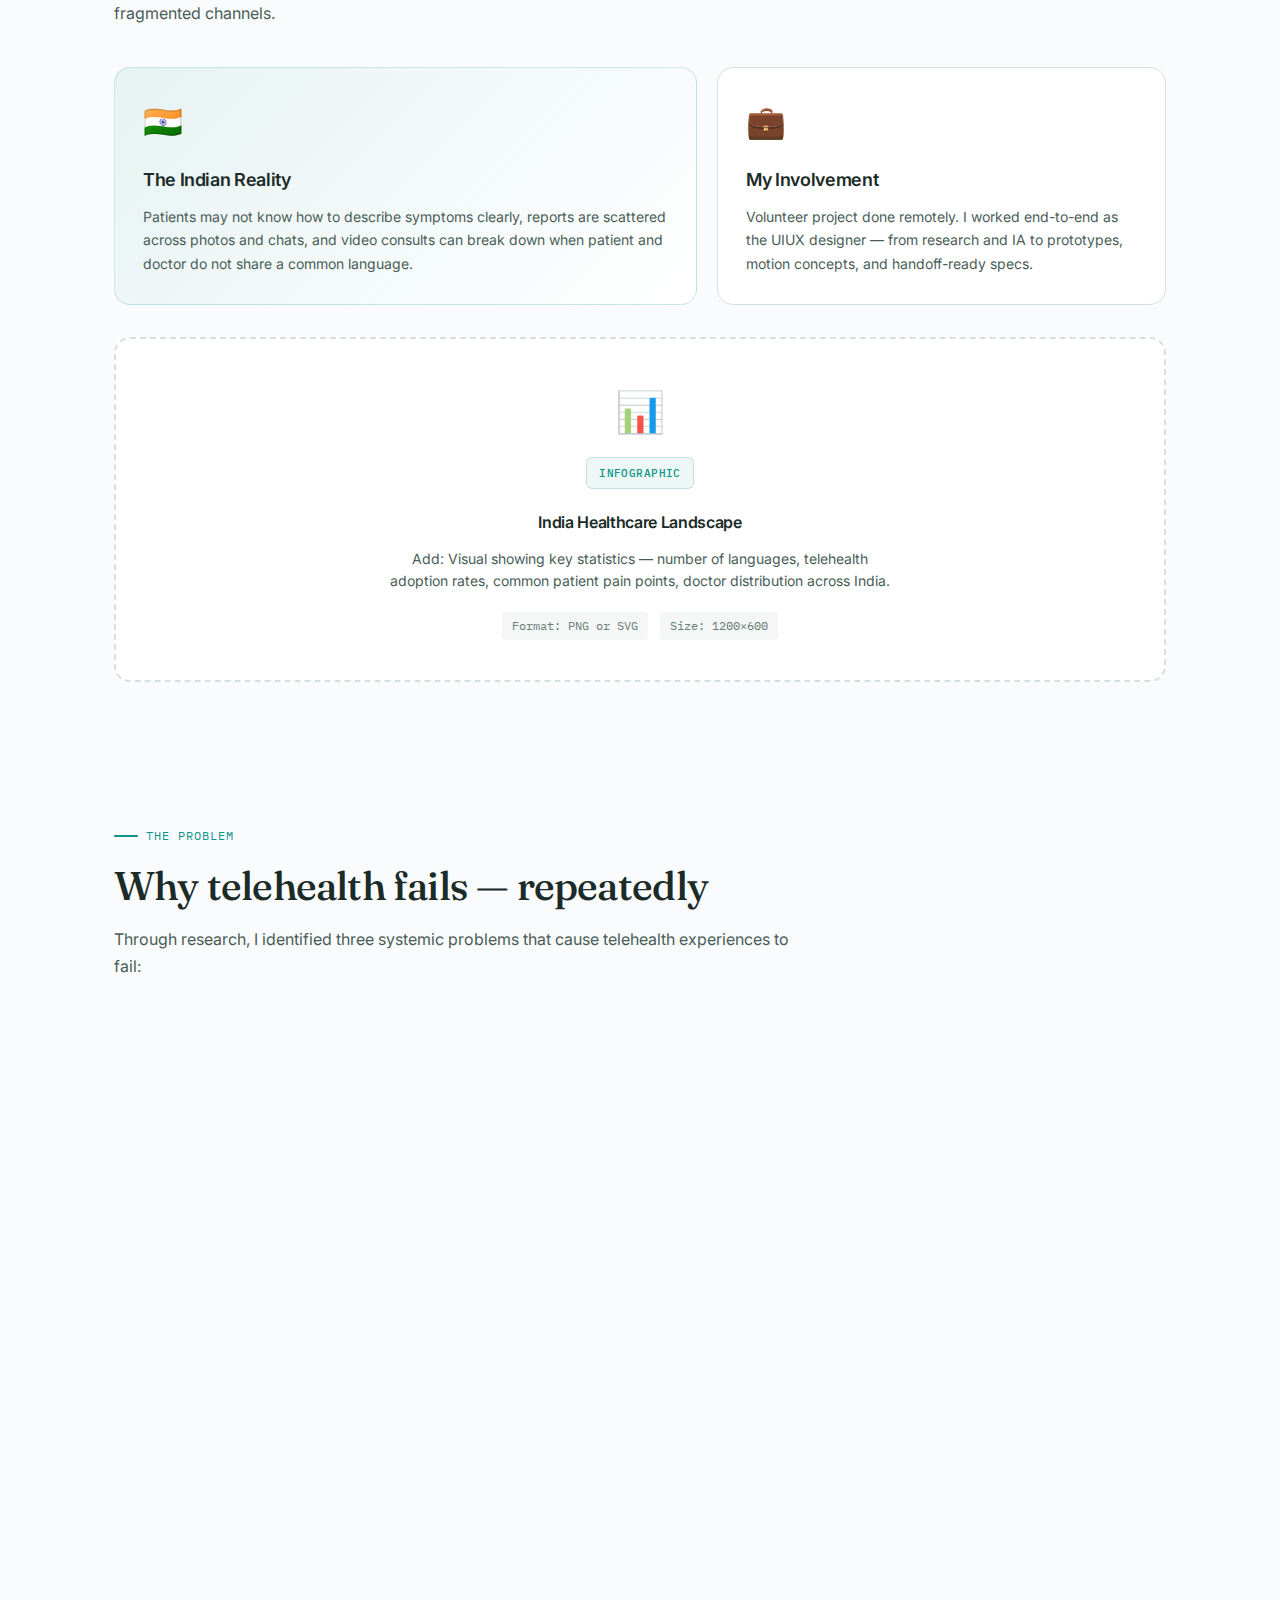
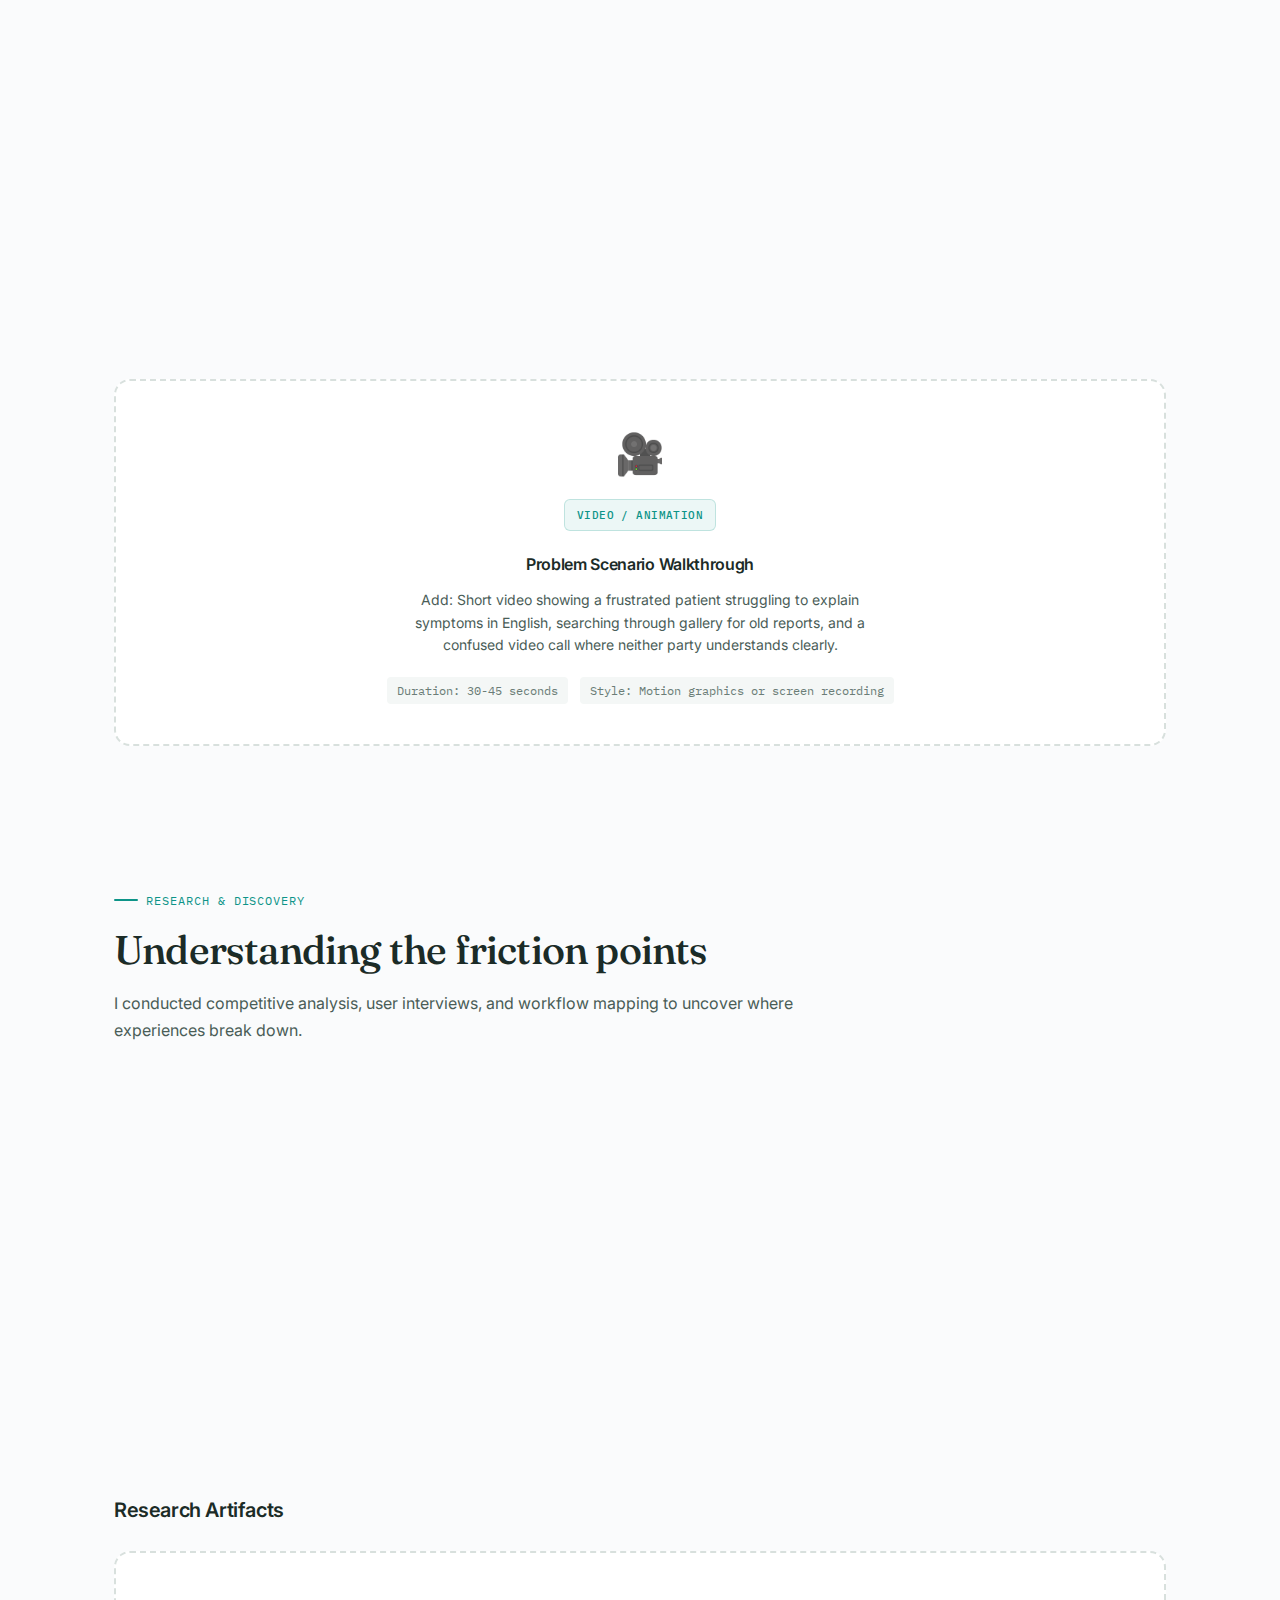
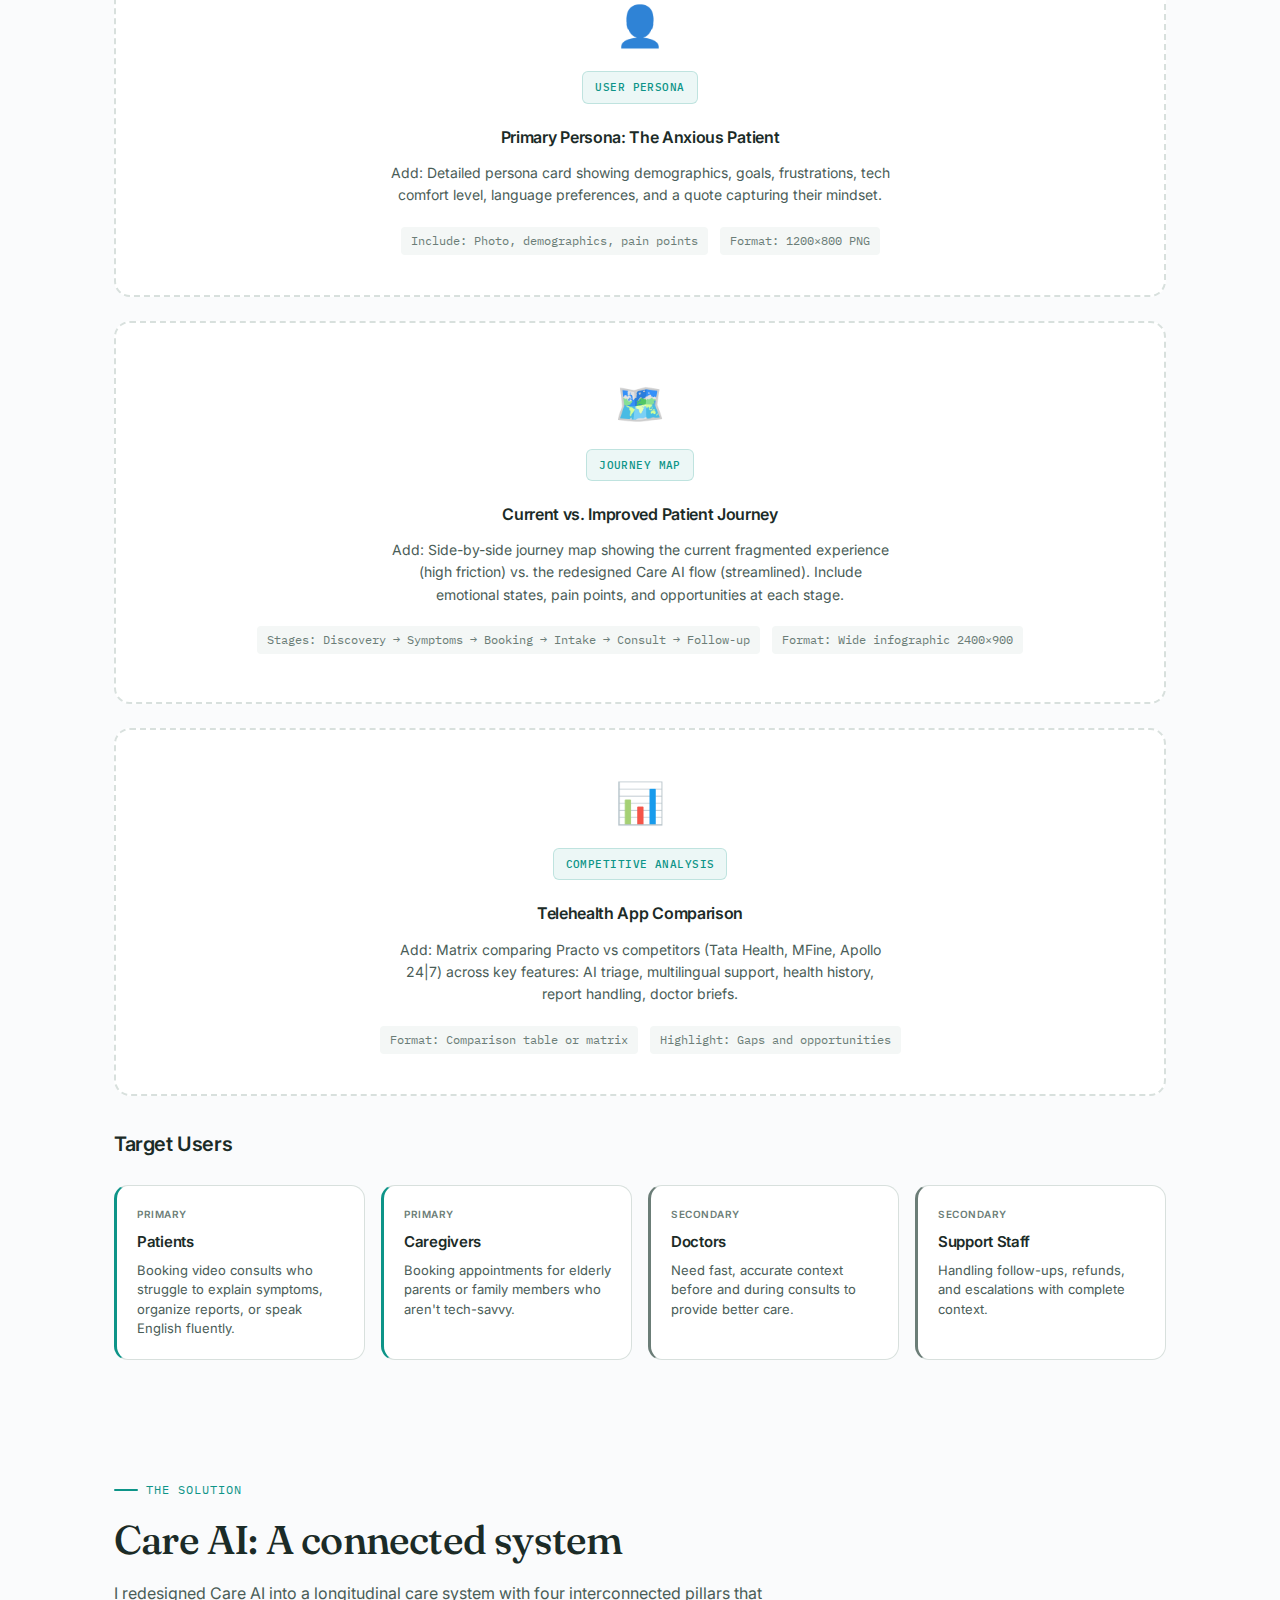
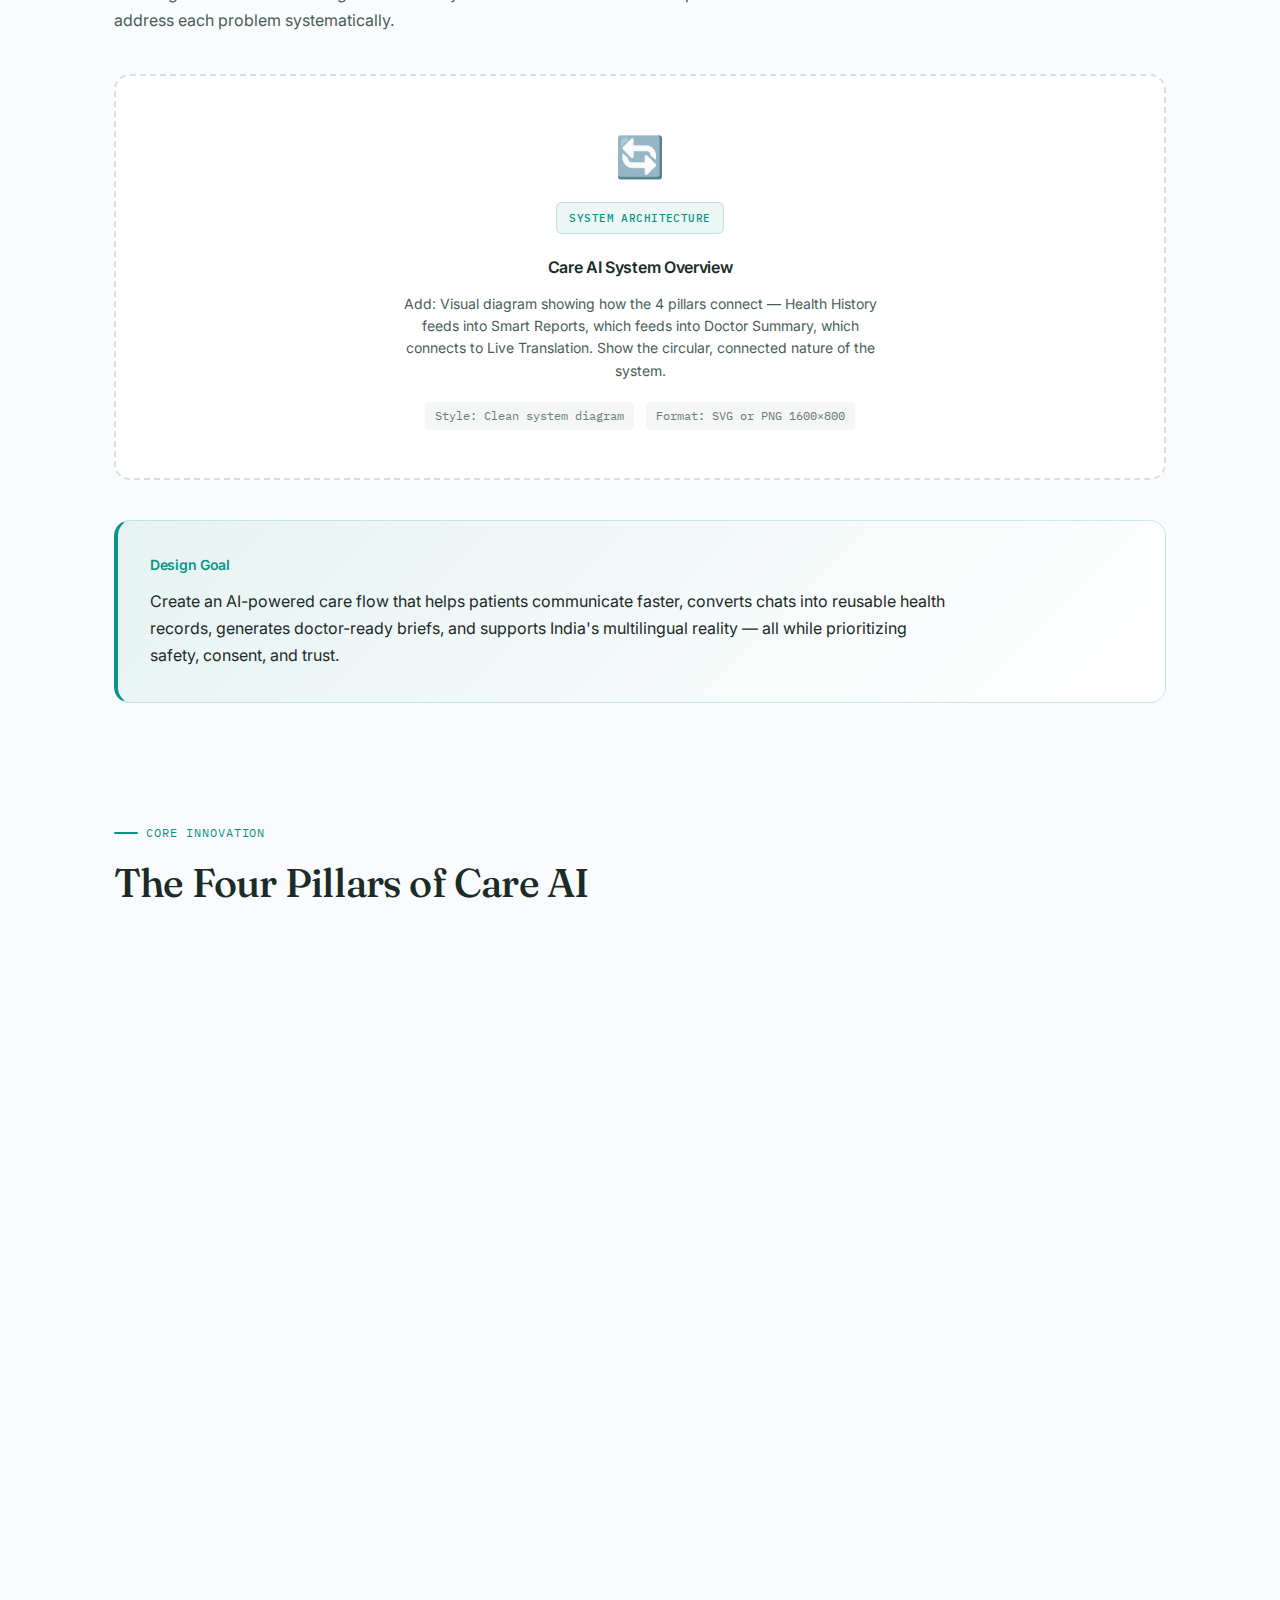
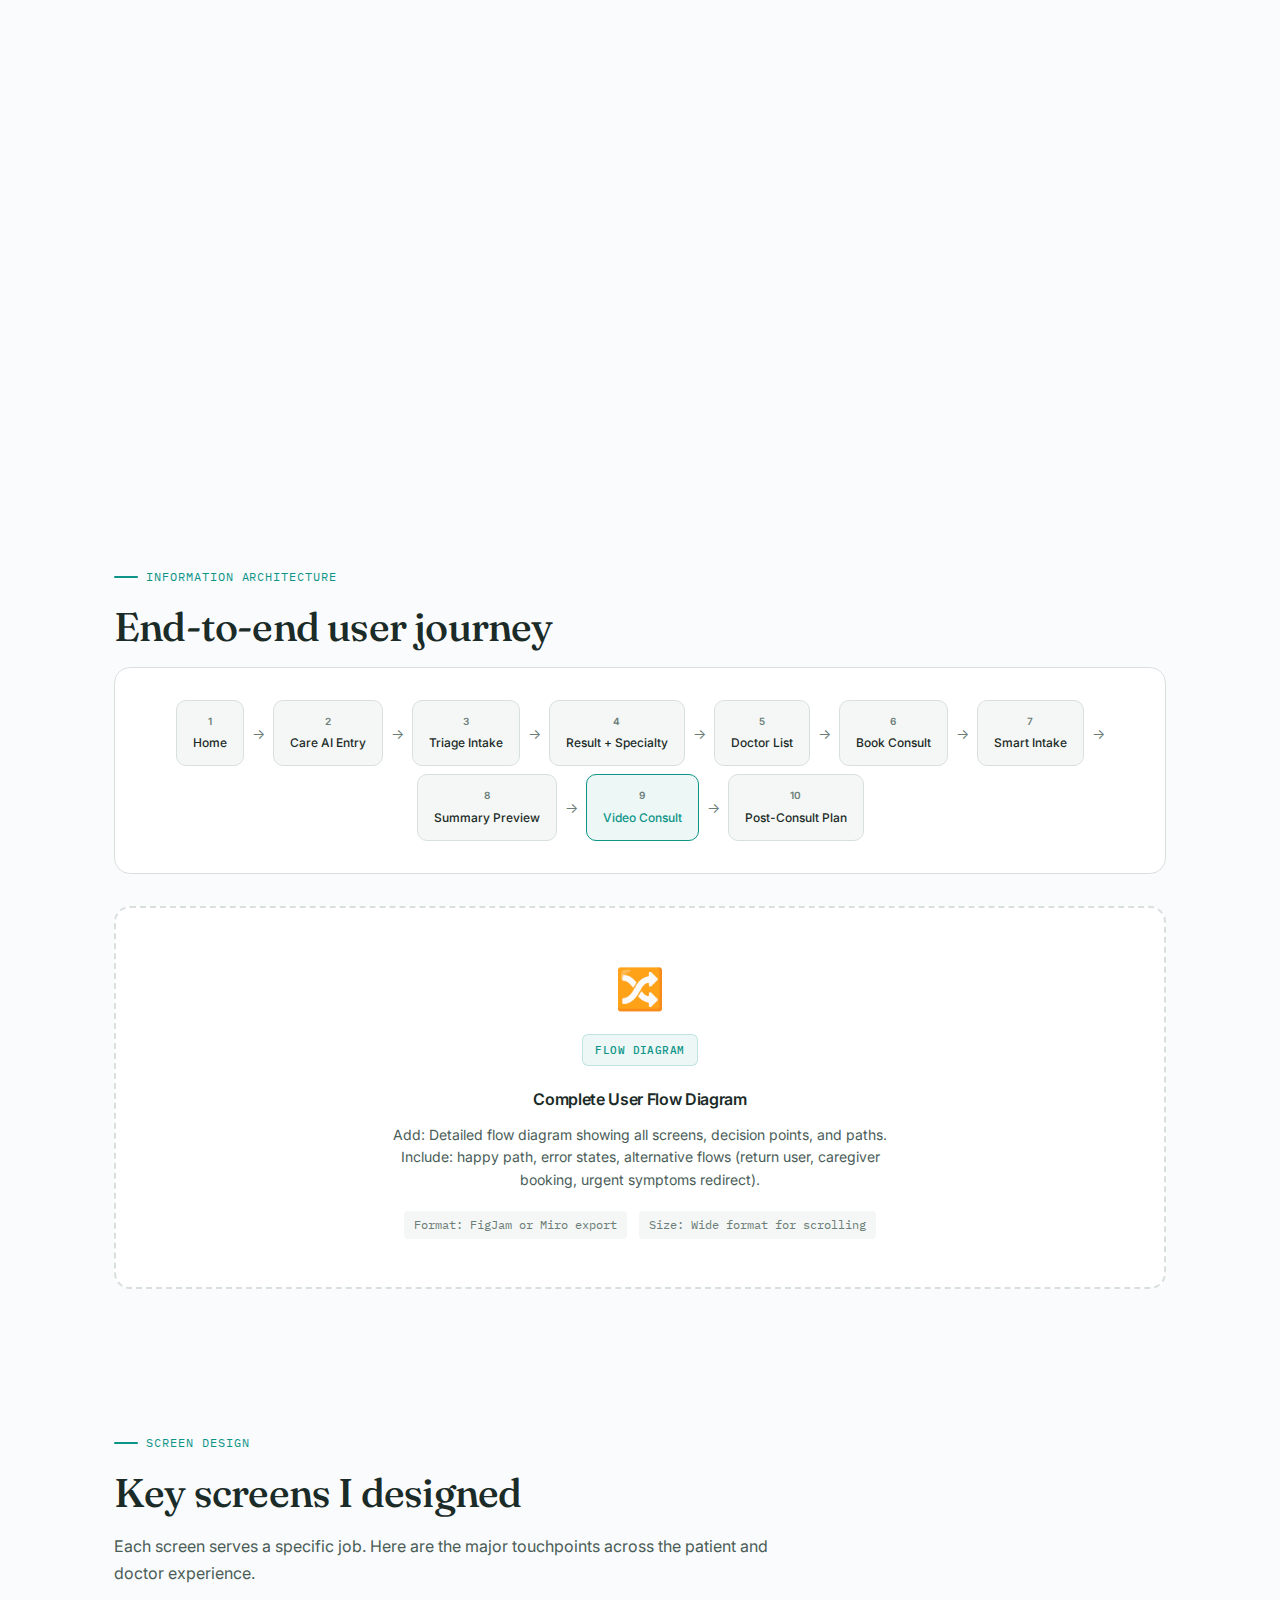
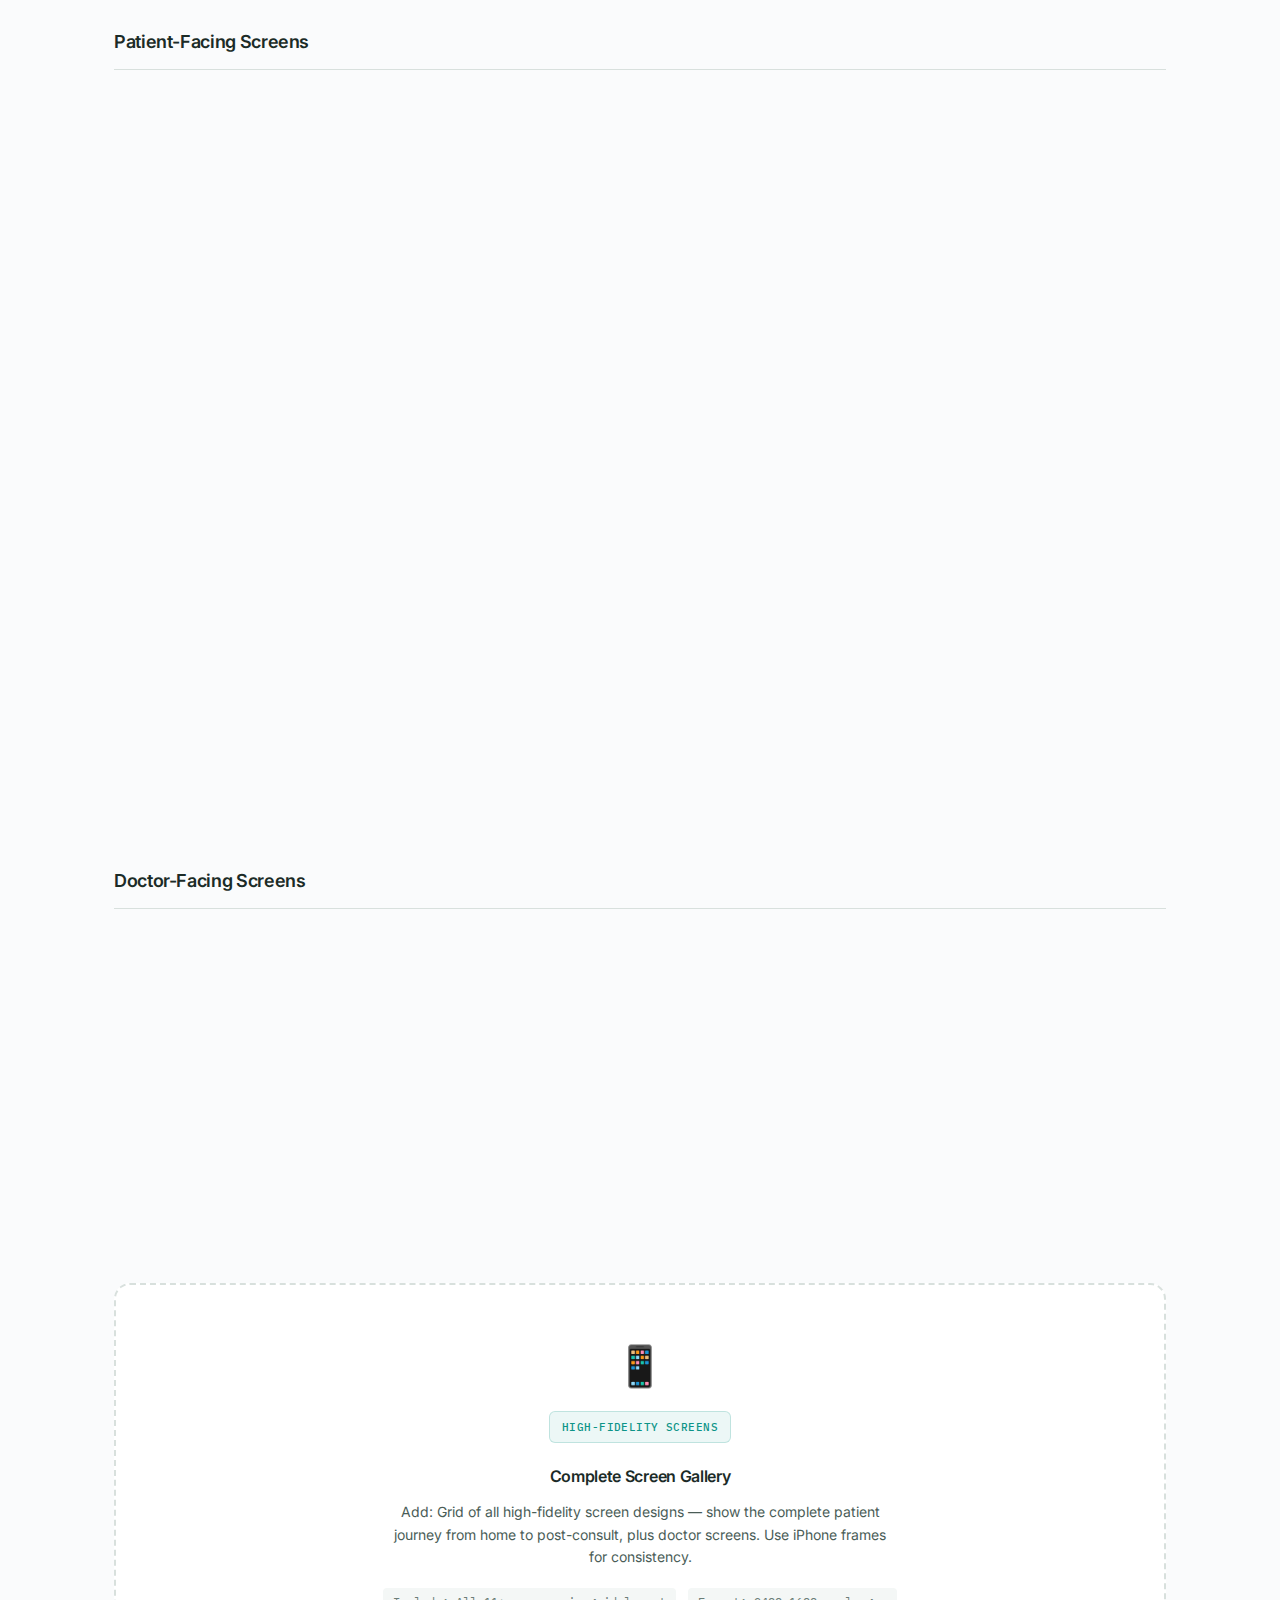
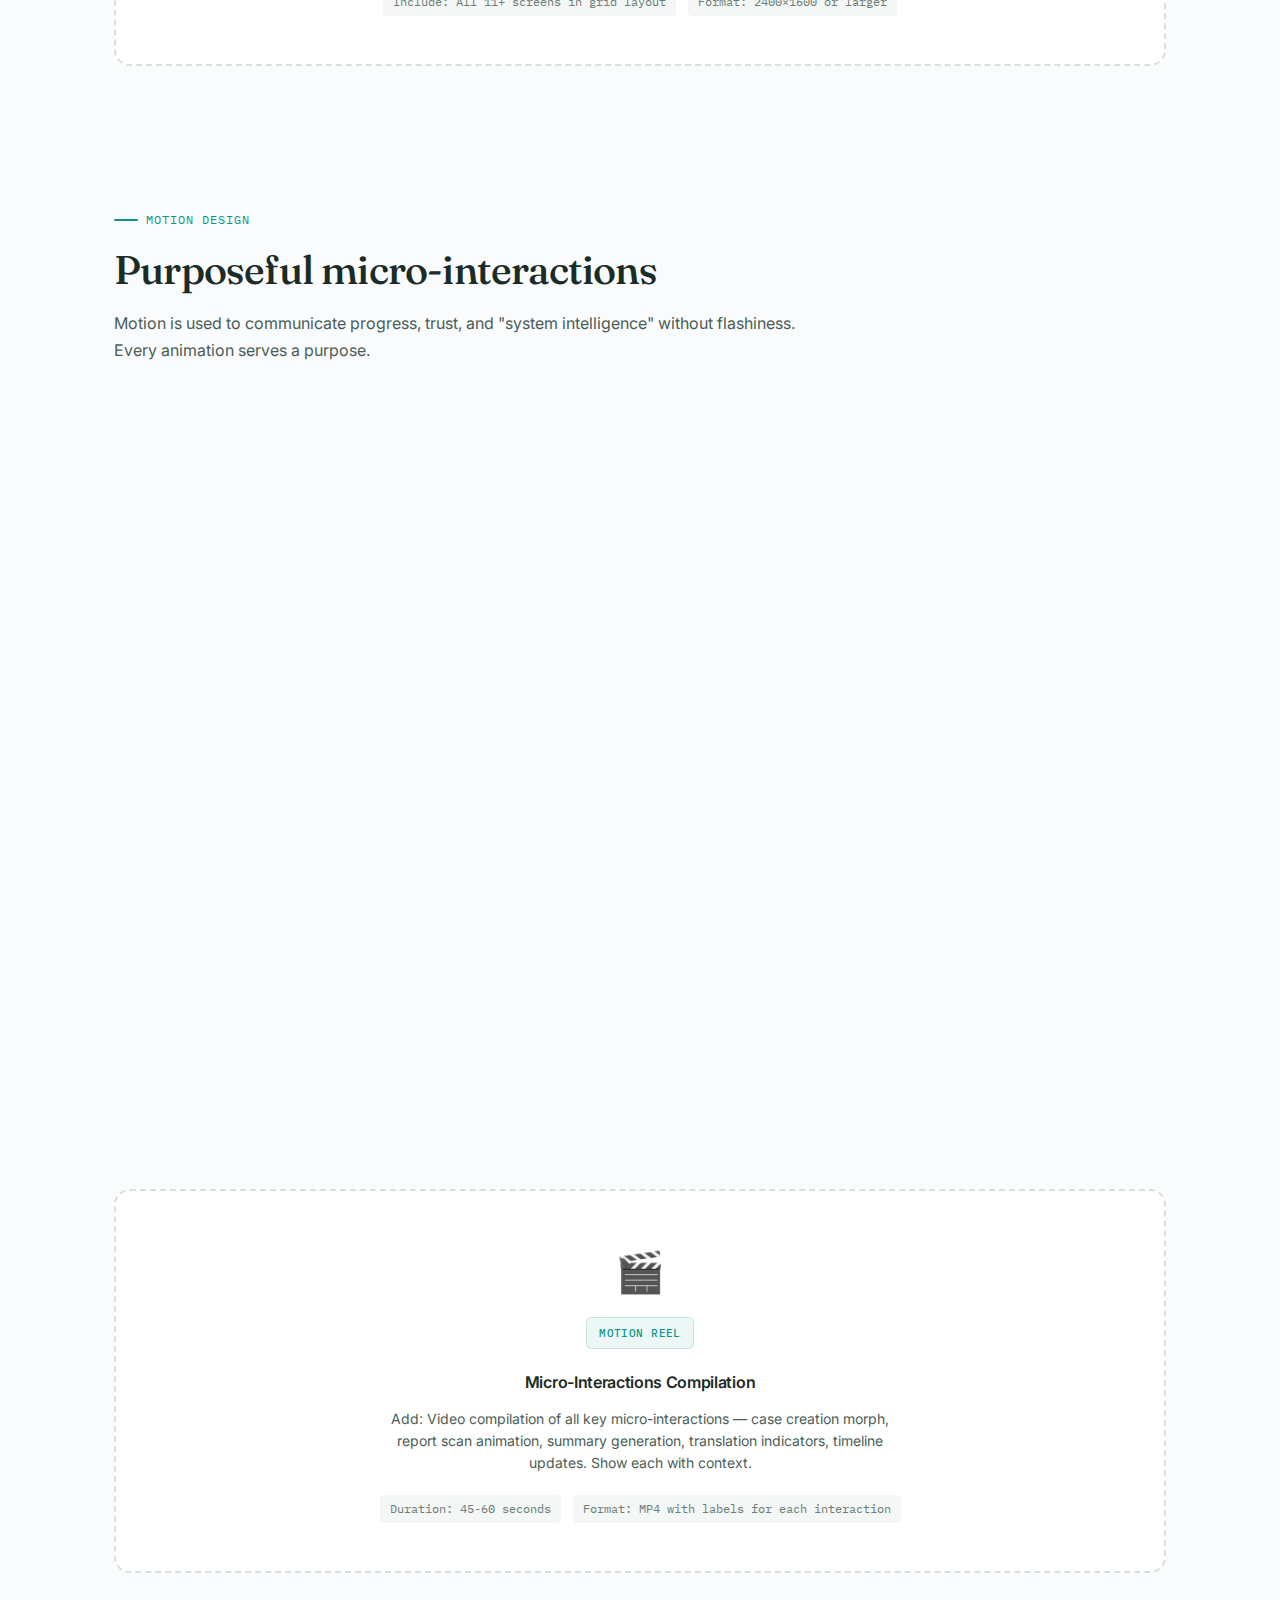
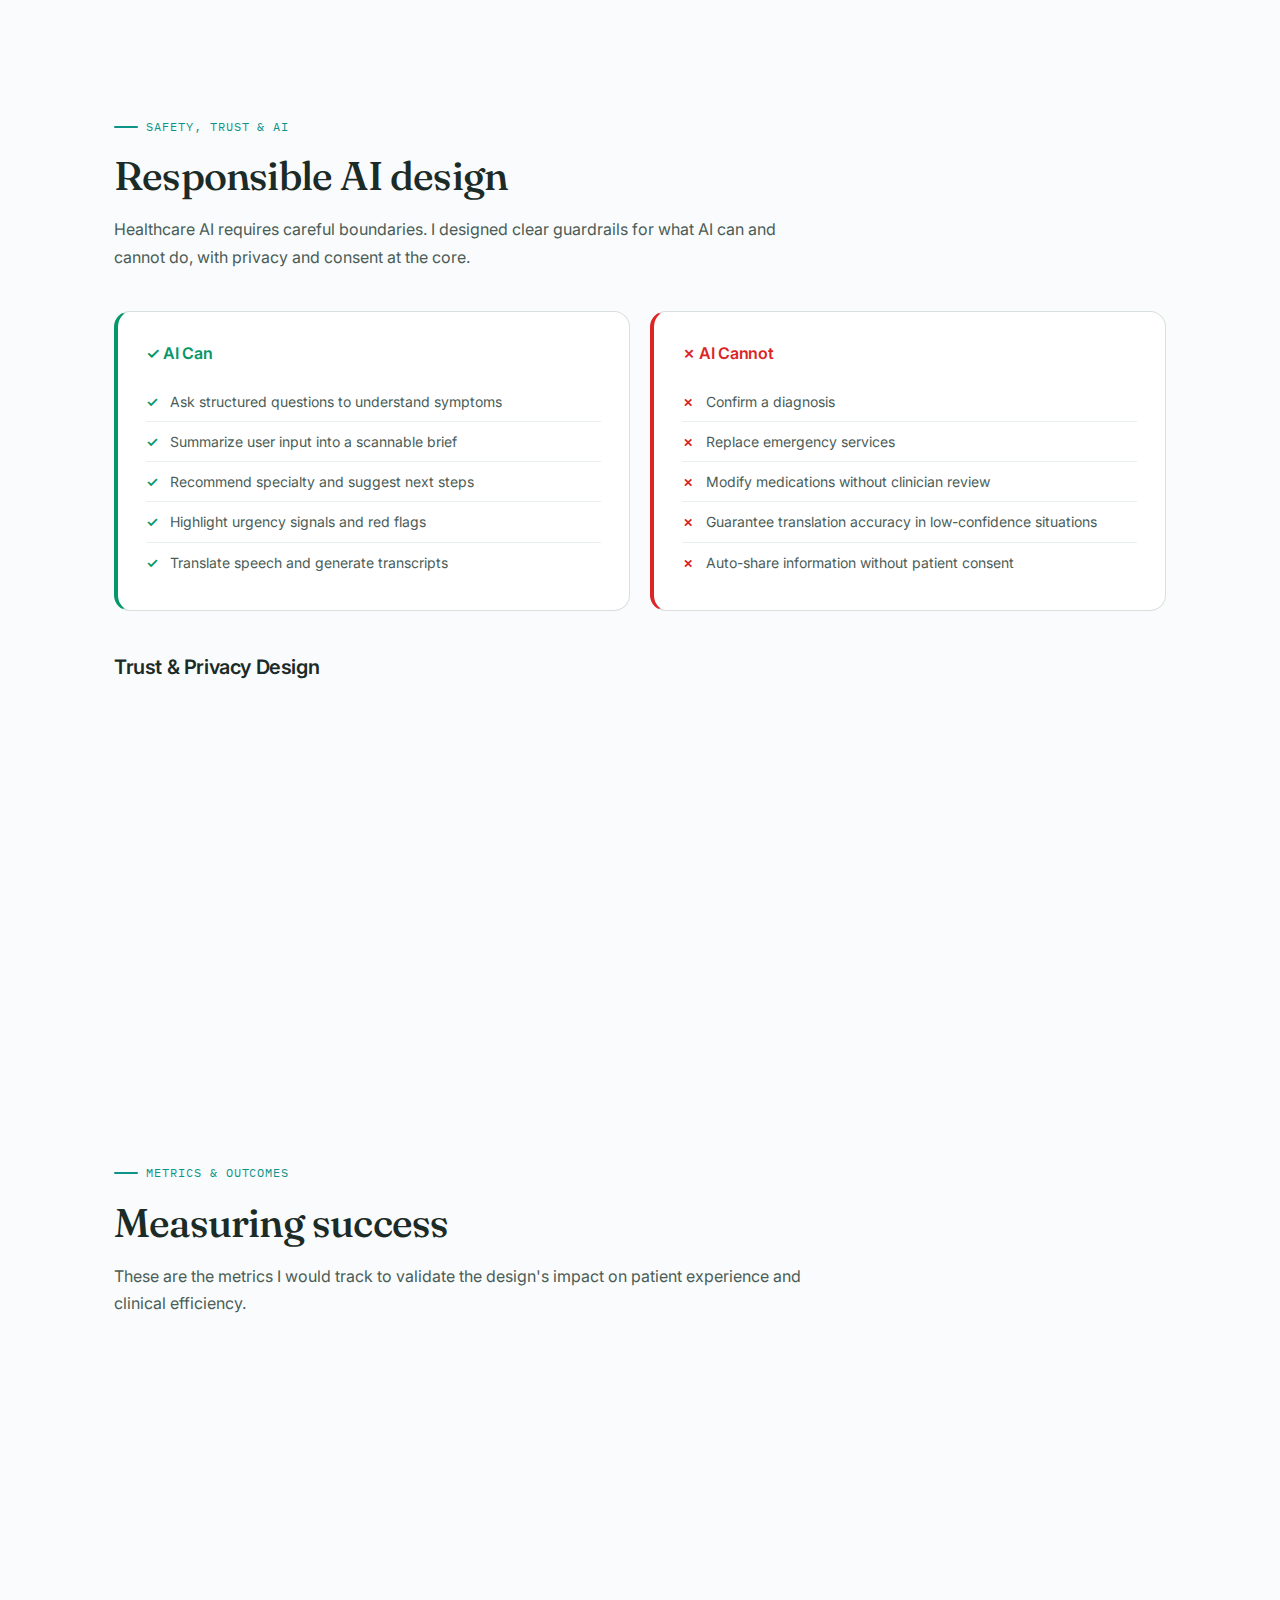
<file: projects/practo.html>
<!DOCTYPE html>
<html lang="en">
<head>
  <meta charset="UTF-8">
  <meta name="viewport" content="width=device-width, initial-scale=1.0">
  <title>Practo Care AI — Healthcare UX Case Study | Ajith Alphonse</title>
  <link rel="preconnect" href="https://fonts.googleapis.com">
  <link rel="preconnect" href="https://fonts.gstatic.com" crossorigin>
  <link href="https://fonts.googleapis.com/css2?family=Fraunces:ital,opsz,wght@0,9..144,400;0,9..144,500;0,9..144,600;1,9..144,400&family=Inter:wght@300;400;500;600&family=IBM+Plex+Mono:wght@400;500&display=swap" rel="stylesheet">
  <link rel="stylesheet" href="practo.css">
</head>
<body>

  <!-- Floating Side Navigation -->
  <aside class="side-nav" id="sideNav">
    <div class="side-nav-inner">
      <a href="#hero" class="side-nav-item active" data-section="hero">Overview</a>
      <a href="#context" class="side-nav-item" data-section="context">Context</a>
      <a href="#problem" class="side-nav-item" data-section="problem">Problem</a>
      <a href="#research" class="side-nav-item" data-section="research">Research</a>
      <a href="#solution" class="side-nav-item" data-section="solution">Solution</a>
      <a href="#pillars" class="side-nav-item" data-section="pillars">4 Pillars</a>
      <a href="#screens" class="side-nav-item" data-section="screens">Key Screens</a>
      <a href="#motion" class="side-nav-item" data-section="motion">Motion</a>
      <a href="#safety" class="side-nav-item" data-section="safety">Safety & AI</a>
      <a href="#metrics" class="side-nav-item" data-section="metrics">Metrics</a>
      <a href="#learnings" class="side-nav-item" data-section="learnings">Learnings</a>
    </div>
  </aside>

  <!-- Navigation -->
  <nav>
    <div class="inner">
      <div class="nav-brand">
        <a href="../index.html" class="back-link">← Back to Portfolio</a>
      </div>
      <div class="nav-links">
        <a href="#problem" class="nav-link">Problem</a>
        <a href="#solution" class="nav-link">Solution</a>
        <a href="#contact" class="nav-link primary">Contact</a>
      </div>
    </div>
  </nav>

  <div class="container">

    <!-- Hero -->
    <section class="hero" id="hero">
      <div class="hero-badge animate-in">
        <span class="badge-icon">🏥</span>
        <span>Healthcare UX • AI-Powered • Research-Led</span>
      </div>
      
      <h1 class="animate-in delay-1">
        Practo Care AI<br>
        <em>Redesigning Telehealth</em>
      </h1>
      
      <p class="hero-subtitle animate-in delay-2">
        I redesigned Practo's Care AI to reduce telehealth friction by turning chats into structured Health Cases, requesting relevant reports contextually, generating a patient-approved Doctor Summary Pack, and enabling real-time multilingual translation during video consults.
      </p>
      
      <div class="hero-meta animate-in delay-3">
        <div class="meta-card">
          <span class="meta-label">Role</span>
          <span class="meta-value">UIUX Designer (End-to-End)</span>
        </div>
        <div class="meta-card">
          <span class="meta-label">Platform</span>
          <span class="meta-value">Mobile App (iOS & Android)</span>
        </div>
        <div class="meta-card">
          <span class="meta-label">Scope</span>
          <span class="meta-value">Research → Design → Handoff</span>
        </div>
        <div class="meta-card">
          <span class="meta-label">Focus</span>
          <span class="meta-value">AI, Accessibility, Multilingual</span>
        </div>
      </div>

      <!-- Hero Visual -->
      <div class="hero-visual animate-in delay-4">
        <div class="media-box hero-media">
          <div class="media-content">
            <div class="media-icon">🎬</div>
            <div class="media-tag">Hero Video / Motion</div>
            <h4>Product Overview Animation</h4>
            <p>Add: 15-20 second video showing the complete flow — patient describing symptoms in native language, AI generating structured case, doctor receiving summary pack, video consult with live translation.</p>
            <div class="media-specs">
              <span>Recommended: 1920×1080 MP4</span>
              <span>Duration: 15-20s loop</span>
            </div>
          </div>
        </div>
      </div>
    </section>

    <!-- Impact Stats -->
    <div class="impact-stats">
      <div class="impact-stat">
        <div class="stat-icon">⏱️</div>
        <div class="stat-content">
          <span class="stat-value">&lt;3 min</span>
          <span class="stat-label">Smart Intake Time</span>
        </div>
      </div>
      <div class="impact-stat">
        <div class="stat-icon">📋</div>
        <div class="stat-content">
          <span class="stat-value">30 sec</span>
          <span class="stat-label">Doctor Brief Scan</span>
        </div>
      </div>
      <div class="impact-stat">
        <div class="stat-icon">🌐</div>
        <div class="stat-content">
          <span class="stat-value">22+</span>
          <span class="stat-label">Languages Supported</span>
        </div>
      </div>
      <div class="impact-stat">
        <div class="stat-icon">🔒</div>
        <div class="stat-content">
          <span class="stat-value">100%</span>
          <span class="stat-label">Patient Consent Control</span>
        </div>
      </div>
    </div>

    <!-- Context Section -->
    <section id="context">
      <span class="section-tag">Context</span>
      <h2 class="section-title">Healthcare in India is complex</h2>
      <p class="section-intro">
        Practo is an India-based healthcare platform offering doctor discovery, appointments, and video consultations. In India, healthcare conversations happen across multiple languages and fragmented channels.
      </p>

      <div class="context-grid">
        <div class="context-card highlight">
          <div class="context-icon">🇮🇳</div>
          <h3>The Indian Reality</h3>
          <p>Patients may not know how to describe symptoms clearly, reports are scattered across photos and chats, and video consults can break down when patient and doctor do not share a common language.</p>
        </div>
        <div class="context-card">
          <div class="context-icon">💼</div>
          <h3>My Involvement</h3>
          <p>Volunteer project done remotely. I worked end-to-end as the UIUX designer — from research and IA to prototypes, motion concepts, and handoff-ready specs.</p>
        </div>
      </div>

      <!-- Media Placeholder: Context -->
      <div class="media-box">
        <div class="media-content">
          <div class="media-icon">📊</div>
          <div class="media-tag">Infographic</div>
          <h4>India Healthcare Landscape</h4>
          <p>Add: Visual showing key statistics — number of languages, telehealth adoption rates, common patient pain points, doctor distribution across India.</p>
          <div class="media-specs">
            <span>Format: PNG or SVG</span>
            <span>Size: 1200×600</span>
          </div>
        </div>
      </div>
    </section>

    <!-- Problem Section -->
    <section id="problem">
      <span class="section-tag">The Problem</span>
      <h2 class="section-title">Why telehealth fails — repeatedly</h2>
      <p class="section-intro">
        Through research, I identified three systemic problems that cause telehealth experiences to fail:
      </p>

      <div class="problem-cards">
        <div class="problem-card">
          <div class="problem-number">01</div>
          <div class="problem-icon">🧠</div>
          <h3>Missing or Unstructured Context</h3>
          <p>Patients forget timelines, medications, or key history. Doctors spend the first minutes extracting basics instead of providing care.</p>
          <div class="problem-impact">
            <span class="impact-label">Impact:</span>
            <span>Longer consults, repeated questions, patient frustration</span>
          </div>
        </div>

        <div class="problem-card">
          <div class="problem-number">02</div>
          <div class="problem-icon">📁</div>
          <h3>Fragmented Health Memory</h3>
          <p>Chat-based help is not reusable. Older issues and reports are hard to retrieve and share during a consult. Every visit starts from scratch.</p>
          <div class="problem-impact">
            <span class="impact-label">Impact:</span>
            <span>Lost context, redundant tests, poor continuity of care</span>
          </div>
        </div>

        <div class="problem-card">
          <div class="problem-number">03</div>
          <div class="problem-icon">🗣️</div>
          <h3>Language Mismatch in Consults</h3>
          <p>Many doctors prefer English while many patients prefer regional languages. This creates confusion, longer consults, and poor adherence to care instructions.</p>
          <div class="problem-impact">
            <span class="impact-label">Impact:</span>
            <span>Miscommunication, missed instructions, lower trust</span>
          </div>
        </div>
      </div>

      <!-- Media Placeholder: Problem Visualization -->
      <div class="media-box">
        <div class="media-content">
          <div class="media-icon">🎥</div>
          <div class="media-tag">Video / Animation</div>
          <h4>Problem Scenario Walkthrough</h4>
          <p>Add: Short video showing a frustrated patient struggling to explain symptoms in English, searching through gallery for old reports, and a confused video call where neither party understands clearly.</p>
          <div class="media-specs">
            <span>Duration: 30-45 seconds</span>
            <span>Style: Motion graphics or screen recording</span>
          </div>
        </div>
      </div>
    </section>

    <!-- Research Section -->
    <section id="research">
      <span class="section-tag">Research & Discovery</span>
      <h2 class="section-title">Understanding the friction points</h2>
      <p class="section-intro">
        I conducted competitive analysis, user interviews, and workflow mapping to uncover where experiences break down.
      </p>

      <!-- Key Insights -->
      <div class="insights-grid">
        <div class="insight-card">
          <div class="insight-icon">💬</div>
          <h4>Users want help describing symptoms</h4>
          <p>But they don't want long forms. Quick, guided input with smart suggestions works best.</p>
        </div>
        <div class="insight-card">
          <div class="insight-icon">📷</div>
          <h4>Reports live as photos</h4>
          <p>People keep reports as photos and rarely label them. Retrieval is painful.</p>
        </div>
        <div class="insight-card">
          <div class="insight-icon">📝</div>
          <h4>Chat ≠ Health History</h4>
          <p>Raw conversation history is not the same as structured, reusable health records.</p>
        </div>
        <div class="insight-card">
          <div class="insight-icon">⚡</div>
          <h4>Doctors want brevity</h4>
          <p>A short brief, not a long narrative. Scannable in 30 seconds or less.</p>
        </div>
        <div class="insight-card">
          <div class="insight-icon">🔄</div>
          <h4>Repeated clarifications</h4>
          <p>Language mismatch causes the same question to be asked multiple times.</p>
        </div>
        <div class="insight-card">
          <div class="insight-icon">🤝</div>
          <h4>Transparency builds trust</h4>
          <p>Trust improves when the system explains why it's asking questions and what will be shared.</p>
        </div>
      </div>

      <!-- Research Artifacts -->
      <div class="research-artifacts">
        <h3>Research Artifacts</h3>
        
        <!-- Persona -->
        <div class="media-box">
          <div class="media-content">
            <div class="media-icon">👤</div>
            <div class="media-tag">User Persona</div>
            <h4>Primary Persona: The Anxious Patient</h4>
            <p>Add: Detailed persona card showing demographics, goals, frustrations, tech comfort level, language preferences, and a quote capturing their mindset.</p>
            <div class="media-specs">
              <span>Include: Photo, demographics, pain points</span>
              <span>Format: 1200×800 PNG</span>
            </div>
          </div>
        </div>

        <!-- Journey Map -->
        <div class="media-box wide">
          <div class="media-content">
            <div class="media-icon">🗺️</div>
            <div class="media-tag">Journey Map</div>
            <h4>Current vs. Improved Patient Journey</h4>
            <p>Add: Side-by-side journey map showing the current fragmented experience (high friction) vs. the redesigned Care AI flow (streamlined). Include emotional states, pain points, and opportunities at each stage.</p>
            <div class="media-specs">
              <span>Stages: Discovery → Symptoms → Booking → Intake → Consult → Follow-up</span>
              <span>Format: Wide infographic 2400×900</span>
            </div>
          </div>
        </div>

        <!-- Competitive Analysis -->
        <div class="media-box">
          <div class="media-content">
            <div class="media-icon">📊</div>
            <div class="media-tag">Competitive Analysis</div>
            <h4>Telehealth App Comparison</h4>
            <p>Add: Matrix comparing Practo vs competitors (Tata Health, MFine, Apollo 24|7) across key features: AI triage, multilingual support, health history, report handling, doctor briefs.</p>
            <div class="media-specs">
              <span>Format: Comparison table or matrix</span>
              <span>Highlight: Gaps and opportunities</span>
            </div>
          </div>
        </div>
      </div>

      <!-- Target Users -->
      <div class="users-section">
        <h3>Target Users</h3>
        <div class="users-grid">
          <div class="user-card primary">
            <div class="user-badge">Primary</div>
            <h4>Patients</h4>
            <p>Booking video consults who struggle to explain symptoms, organize reports, or speak English fluently.</p>
          </div>
          <div class="user-card primary">
            <div class="user-badge">Primary</div>
            <h4>Caregivers</h4>
            <p>Booking appointments for elderly parents or family members who aren't tech-savvy.</p>
          </div>
          <div class="user-card secondary">
            <div class="user-badge">Secondary</div>
            <h4>Doctors</h4>
            <p>Need fast, accurate context before and during consults to provide better care.</p>
          </div>
          <div class="user-card secondary">
            <div class="user-badge">Secondary</div>
            <h4>Support Staff</h4>
            <p>Handling follow-ups, refunds, and escalations with complete context.</p>
          </div>
        </div>
      </div>
    </section>

    <!-- Solution Overview -->
    <section id="solution">
      <span class="section-tag">The Solution</span>
      <h2 class="section-title">Care AI: A connected system</h2>
      <p class="section-intro">
        I redesigned Care AI into a longitudinal care system with four interconnected pillars that address each problem systematically.
      </p>

      <!-- Solution Diagram -->
      <div class="media-box wide">
        <div class="media-content">
          <div class="media-icon">🔄</div>
          <div class="media-tag">System Architecture</div>
          <h4>Care AI System Overview</h4>
          <p>Add: Visual diagram showing how the 4 pillars connect — Health History feeds into Smart Reports, which feeds into Doctor Summary, which connects to Live Translation. Show the circular, connected nature of the system.</p>
          <div class="media-specs">
            <span>Style: Clean system diagram</span>
            <span>Format: SVG or PNG 1600×800</span>
          </div>
        </div>
      </div>

      <!-- Goal Statement -->
      <div class="goal-banner">
        <h3>Design Goal</h3>
        <p>Create an AI-powered care flow that helps patients communicate faster, converts chats into reusable health records, generates doctor-ready briefs, and supports India's multilingual reality — all while prioritizing safety, consent, and trust.</p>
      </div>
    </section>

    <!-- Four Pillars -->
    <section id="pillars">
      <span class="section-tag">Core Innovation</span>
      <h2 class="section-title">The Four Pillars of Care AI</h2>
      
      <!-- Pillar 1 -->
      <div class="pillar-block">
        <div class="pillar-header">
          <div class="pillar-number">Pillar 1</div>
          <div class="pillar-title">
            <h3>Health History as Cases</h3>
            <p>Not chat logs — structured, reusable health records</p>
          </div>
        </div>
        
        <div class="pillar-content">
          <div class="pillar-text">
            <p>Instead of raw conversation history, each interaction becomes a structured "Case" that users can return to anytime. This turns Care AI from a one-off chatbot into a <strong>longitudinal care layer</strong>.</p>
            
            <div class="feature-list">
              <div class="feature-item">
                <span class="feature-icon">📌</span>
                <div>
                  <h5>Title & Status</h5>
                  <p>Auto-generated from symptom topic (e.g., "Sore throat", "Migraine")</p>
                </div>
              </div>
              <div class="feature-item">
                <span class="feature-icon">📅</span>
                <div>
                  <h5>Timeline</h5>
                  <p>Onset, progression, triggers — all captured and organized</p>
                </div>
              </div>
              <div class="feature-item">
                <span class="feature-icon">📎</span>
                <div>
                  <h5>Attachments</h5>
                  <p>Reports, prescriptions, scans with labels and extracted values</p>
                </div>
              </div>
              <div class="feature-item">
                <span class="feature-icon">⚡</span>
                <div>
                  <h5>Quick Actions</h5>
                  <p>Continue issue, Share with doctor, Export summary, Delete</p>
                </div>
              </div>
            </div>
          </div>
          
          <div class="pillar-visual">
            <div class="media-box">
              <div class="media-content">
                <div class="media-icon">📱</div>
                <div class="media-tag">UI Screen</div>
                <h4>Health History — Case Cards</h4>
                <p>Add: Screenshot showing the History screen with multiple case cards. Each card shows: title, date, status badge (ongoing/resolved), key tags, and quick action buttons.</p>
                <div class="media-specs">
                  <span>Format: iPhone mockup</span>
                  <span>Show: 3-4 case cards</span>
                </div>
              </div>
            </div>
          </div>
        </div>
      </div>

      <!-- Pillar 2 -->
      <div class="pillar-block">
        <div class="pillar-header">
          <div class="pillar-number">Pillar 2</div>
          <div class="pillar-title">
            <h3>Smart Report Request</h3>
            <p>Context-aware, optional, and never intrusive</p>
          </div>
        </div>
        
        <div class="pillar-content reverse">
          <div class="pillar-visual">
            <div class="media-box">
              <div class="media-content">
                <div class="media-icon">📄</div>
                <div class="media-tag">UI Flow</div>
                <h4>Report Upload Experience</h4>
                <p>Add: Multi-screen flow showing: gentle prompt → upload options (camera/gallery) → auto-crop → label selection → extracted values with "tap to edit".</p>
                <div class="media-specs">
                  <span>Format: Flow of 4-5 screens</span>
                  <span>Show: The complete micro-interaction</span>
                </div>
              </div>
            </div>
          </div>
          
          <div class="pillar-text">
            <p>When users describe symptoms, Care AI detects when evidence would improve clarity and asks <strong>gently</strong> — never forcing uploads.</p>
            
            <div class="prompt-example">
              <span class="prompt-label">AI Prompt Example:</span>
              <p>"If you have a recent report or prescription, you can add it now. It helps me prepare a better summary for your doctor."</p>
            </div>
            
            <div class="report-types">
              <h5>Supported Report Types</h5>
              <div class="report-tags">
                <span class="report-tag">Lab Report</span>
                <span class="report-tag">Prescription</span>
                <span class="report-tag">X-ray / MRI / Scan</span>
                <span class="report-tag">Discharge Summary</span>
                <span class="report-tag">Other</span>
              </div>
            </div>
            
            <div class="design-note">
              <span class="note-icon">💡</span>
              <p>The system keeps the experience lightweight, avoids over-asking, and only prompts when user input suggests a report would be helpful.</p>
            </div>
          </div>
        </div>
      </div>

      <!-- Pillar 3 -->
      <div class="pillar-block">
        <div class="pillar-header">
          <div class="pillar-number">Pillar 3</div>
          <div class="pillar-title">
            <h3>Doctor Summary Pack</h3>
            <p>Patient-approved, scannable in 30 seconds</p>
          </div>
        </div>
        
        <div class="pillar-content">
          <div class="pillar-text">
            <p>Before booking or joining a consult, Care AI generates a <strong>one-page doctor-ready brief</strong>. The user must review, edit, and approve before sharing — nothing is auto-shared.</p>
            
            <div class="summary-structure">
              <h5>Summary Pack Contents</h5>
              <div class="summary-items">
                <div class="summary-item">
                  <span class="item-num">1</span>
                  <span>Chief complaint</span>
                </div>
                <div class="summary-item">
                  <span class="item-num">2</span>
                  <span>Symptom timeline</span>
                </div>
                <div class="summary-item">
                  <span class="item-num">3</span>
                  <span>Relevant history (conditions, allergies)</span>
                </div>
                <div class="summary-item">
                  <span class="item-num">4</span>
                  <span>Current medications</span>
                </div>
                <div class="summary-item">
                  <span class="item-num">5</span>
                  <span>Attachments with extracted highlights</span>
                </div>
                <div class="summary-item">
                  <span class="item-num">6</span>
                  <span>Patient's top 3 questions</span>
                </div>
                <div class="summary-item">
                  <span class="item-num">7</span>
                  <span>Red-flag screening outcomes</span>
                </div>
              </div>
            </div>
          </div>
          
          <div class="pillar-visual">
            <div class="media-box">
              <div class="media-content">
                <div class="media-icon">📋</div>
                <div class="media-tag">UI Screen</div>
                <h4>Summary Pack Preview</h4>
                <p>Add: Screenshot showing the summary preview screen with all sections visible, edit buttons, and the "Approve & Share" CTA at bottom. Show consent messaging clearly.</p>
                <div class="media-specs">
                  <span>Format: Full-screen mockup</span>
                  <span>Highlight: Edit & Consent controls</span>
                </div>
              </div>
            </div>
          </div>
        </div>
      </div>

      <!-- Pillar 4 -->
      <div class="pillar-block highlight">
        <div class="pillar-header">
          <div class="pillar-number">Pillar 4</div>
          <div class="pillar-title">
            <h3>Real-time Translation</h3>
            <p>Live subtitles + transcripts for video consults</p>
          </div>
        </div>
        
        <div class="pillar-content reverse">
          <div class="pillar-visual">
            <div class="media-box">
              <div class="media-content">
                <div class="media-icon">🎥</div>
                <div class="media-tag">Video / Prototype</div>
                <h4>Live Translation in Action</h4>
                <p>Add: Video showing the translation UI during a call — patient speaks Hindi, doctor sees English subtitles, doctor responds in English, patient sees Hindi subtitles. Show language toggle and confidence indicator.</p>
                <div class="media-specs">
                  <span>Duration: 20-30 seconds</span>
                  <span>Show: Both perspectives</span>
                </div>
              </div>
            </div>
          </div>
          
          <div class="pillar-text">
            <p>To reduce friction in India's multilingual reality, I designed a real-time translation layer for video consultations.</p>
            
            <div class="translation-features">
              <div class="translation-col">
                <h5>Patient Experience</h5>
                <ul>
                  <li>Speak in native language</li>
                  <li>See doctor's speech as translated subtitles</li>
                  <li>"Simplify terms" option for medical jargon</li>
                </ul>
              </div>
              <div class="translation-col">
                <h5>Doctor Experience</h5>
                <ul>
                  <li>Real-time translated captions in English</li>
                  <li>"Uncertain translation" markers for safety</li>
                  <li>One-tap clarification prompts</li>
                </ul>
              </div>
            </div>
            
            <div class="after-call">
              <h5>After the Call</h5>
              <div class="after-call-items">
                <span>📝 Transcript saved to correct Case</span>
                <span>📌 Important instructions auto-pinned</span>
                <span>🔔 Follow-up reminders created</span>
              </div>
            </div>
          </div>
        </div>
      </div>
    </section>

    <!-- Information Architecture -->
    <section id="ia">
      <span class="section-tag">Information Architecture</span>
      <h2 class="section-title">End-to-end user journey</h2>
      
      <div class="ia-flow">
        <div class="ia-step">
          <span class="ia-num">1</span>
          <span class="ia-label">Home</span>
        </div>
        <div class="ia-arrow">→</div>
        <div class="ia-step">
          <span class="ia-num">2</span>
          <span class="ia-label">Care AI Entry</span>
        </div>
        <div class="ia-arrow">→</div>
        <div class="ia-step">
          <span class="ia-num">3</span>
          <span class="ia-label">Triage Intake</span>
        </div>
        <div class="ia-arrow">→</div>
        <div class="ia-step">
          <span class="ia-num">4</span>
          <span class="ia-label">Result + Specialty</span>
        </div>
        <div class="ia-arrow">→</div>
        <div class="ia-step">
          <span class="ia-num">5</span>
          <span class="ia-label">Doctor List</span>
        </div>
        <div class="ia-arrow">→</div>
        <div class="ia-step">
          <span class="ia-num">6</span>
          <span class="ia-label">Book Consult</span>
        </div>
        <div class="ia-arrow">→</div>
        <div class="ia-step">
          <span class="ia-num">7</span>
          <span class="ia-label">Smart Intake</span>
        </div>
        <div class="ia-arrow">→</div>
        <div class="ia-step">
          <span class="ia-num">8</span>
          <span class="ia-label">Summary Preview</span>
        </div>
        <div class="ia-arrow">→</div>
        <div class="ia-step highlight">
          <span class="ia-num">9</span>
          <span class="ia-label">Video Consult</span>
        </div>
        <div class="ia-arrow">→</div>
        <div class="ia-step">
          <span class="ia-num">10</span>
          <span class="ia-label">Post-Consult Plan</span>
        </div>
      </div>

      <!-- IA Diagram -->
      <div class="media-box wide">
        <div class="media-content">
          <div class="media-icon">🔀</div>
          <div class="media-tag">Flow Diagram</div>
          <h4>Complete User Flow Diagram</h4>
          <p>Add: Detailed flow diagram showing all screens, decision points, and paths. Include: happy path, error states, alternative flows (return user, caregiver booking, urgent symptoms redirect).</p>
          <div class="media-specs">
            <span>Format: FigJam or Miro export</span>
            <span>Size: Wide format for scrolling</span>
          </div>
        </div>
      </div>
    </section>

    <!-- Key Screens -->
    <section id="screens">
      <span class="section-tag">Screen Design</span>
      <h2 class="section-title">Key screens I designed</h2>
      <p class="section-intro">
        Each screen serves a specific job. Here are the major touchpoints across the patient and doctor experience.
      </p>

      <!-- Patient Screens -->
      <h3 class="screens-category">Patient-Facing Screens</h3>
      
      <div class="screens-grid">
        <div class="screen-card">
          <div class="media-box screen-media">
            <div class="media-content compact">
              <div class="media-tag small">Screen</div>
              <h4>Updated Home</h4>
              <p>Care AI entry modes + trust cues</p>
            </div>
          </div>
          <div class="screen-info">
            <span class="screen-num">01</span>
            <h5>Home Screen</h5>
            <p>"Ask Care AI" card with three entry modes: Check symptoms, Explain report, Understand prescription.</p>
          </div>
        </div>

        <div class="screen-card">
          <div class="media-box screen-media">
            <div class="media-content compact">
              <div class="media-tag small">Screen</div>
              <h4>Care AI Start</h4>
              <p>Patient type, language, voice input</p>
            </div>
          </div>
          <div class="screen-info">
            <span class="screen-num">02</span>
            <h5>Care AI Entry</h5>
            <p>Select who you're booking for, preferred language, and voice/text input preference.</p>
          </div>
        </div>

        <div class="screen-card">
          <div class="media-box screen-media">
            <div class="media-content compact">
              <div class="media-tag small">Screen</div>
              <h4>Symptom Input</h4>
              <p>Chips + free text + duration</p>
            </div>
          </div>
          <div class="screen-info">
            <span class="screen-num">03</span>
            <h5>Symptom Capture</h5>
            <p>Quick chip selection for common symptoms with free-text option and duration picker.</p>
          </div>
        </div>

        <div class="screen-card">
          <div class="media-box screen-media">
            <div class="media-content compact">
              <div class="media-tag small">Screen</div>
              <h4>Follow-up Questions</h4>
              <p>Dynamic with "Why asking" chips</p>
            </div>
          </div>
          <div class="screen-info">
            <span class="screen-num">04</span>
            <h5>AI Follow-ups</h5>
            <p>Dynamic questions based on symptoms with transparency chips explaining why each question matters.</p>
          </div>
        </div>

        <div class="screen-card">
          <div class="media-box screen-media">
            <div class="media-content compact">
              <div class="media-tag small">Screen</div>
              <h4>Triage Results</h4>
              <p>Urgency + specialty + next steps</p>
            </div>
          </div>
          <div class="screen-info">
            <span class="screen-num">05</span>
            <h5>Results Screen</h5>
            <p>Clear urgency indicator, recommended specialty, and actionable next steps.</p>
          </div>
        </div>

        <div class="screen-card">
          <div class="media-box screen-media">
            <div class="media-content compact">
              <div class="media-tag small">Screen</div>
              <h4>Doctor List</h4>
              <p>AI filtered + "Why recommended"</p>
            </div>
          </div>
          <div class="screen-info">
            <span class="screen-num">06</span>
            <h5>Doctor Selection</h5>
            <p>AI-filtered list with "Why recommended" labels and preference filters.</p>
          </div>
        </div>

        <div class="screen-card">
          <div class="media-box screen-media">
            <div class="media-content compact">
              <div class="media-tag small">Screen</div>
              <h4>Smart Intake</h4>
              <p>Timeline, history, meds, attachments</p>
            </div>
          </div>
          <div class="screen-info">
            <span class="screen-num">07</span>
            <h5>Smart Intake Flow</h5>
            <p>Guided 2-3 minute intake with progress steps covering timeline, history, medications, and attachments.</p>
          </div>
        </div>

        <div class="screen-card">
          <div class="media-box screen-media">
            <div class="media-content compact">
              <div class="media-tag small">Screen</div>
              <h4>Video Consult</h4>
              <p>Live translation + language toggle</p>
            </div>
          </div>
          <div class="screen-info">
            <span class="screen-num">08</span>
            <h5>Video Consultation</h5>
            <p>Real-time translated captions, language toggle, and confidence indicators.</p>
          </div>
        </div>
      </div>

      <!-- Doctor Screens -->
      <h3 class="screens-category">Doctor-Facing Screens</h3>
      
      <div class="screens-grid cols-3">
        <div class="screen-card">
          <div class="media-box screen-media">
            <div class="media-content compact">
              <div class="media-tag small">Screen</div>
              <h4>Pre-Consult Brief</h4>
              <p>Scannable summary pack</p>
            </div>
          </div>
          <div class="screen-info">
            <span class="screen-num">09</span>
            <h5>Doctor's Brief View</h5>
            <p>Summary pack with highlighted attachments, scannable in 30 seconds.</p>
          </div>
        </div>

        <div class="screen-card">
          <div class="media-box screen-media">
            <div class="media-content compact">
              <div class="media-tag small">Screen</div>
              <h4>In-Call View</h4>
              <p>Translated captions + uncertainty</p>
            </div>
          </div>
          <div class="screen-info">
            <span class="screen-num">10</span>
            <h5>Doctor's Call Interface</h5>
            <p>Real-time translation with uncertainty indicators and one-tap clarification prompts.</p>
          </div>
        </div>

        <div class="screen-card">
          <div class="media-box screen-media">
            <div class="media-content compact">
              <div class="media-tag small">Screen</div>
              <h4>Post-Consult Notes</h4>
              <p>Quick templates + follow-up</p>
            </div>
          </div>
          <div class="screen-info">
            <span class="screen-num">11</span>
            <h5>Note Support</h5>
            <p>Quick templates for common prescriptions and easy follow-up scheduling.</p>
          </div>
        </div>
      </div>

      <!-- Full Screen Showcase -->
      <div class="media-box wide">
        <div class="media-content">
          <div class="media-icon">📱</div>
          <div class="media-tag">High-Fidelity Screens</div>
          <h4>Complete Screen Gallery</h4>
          <p>Add: Grid of all high-fidelity screen designs — show the complete patient journey from home to post-consult, plus doctor screens. Use iPhone frames for consistency.</p>
          <div class="media-specs">
            <span>Include: All 11+ screens in grid layout</span>
            <span>Format: 2400×1600 or larger</span>
          </div>
        </div>
      </div>
    </section>

    <!-- Motion Design -->
    <section id="motion">
      <span class="section-tag">Motion Design</span>
      <h2 class="section-title">Purposeful micro-interactions</h2>
      <p class="section-intro">
        Motion is used to communicate progress, trust, and "system intelligence" without flashiness. Every animation serves a purpose.
      </p>

      <div class="motion-grid">
        <div class="motion-card">
          <div class="media-box motion-media">
            <div class="media-content compact">
              <div class="media-icon">✨</div>
              <div class="media-tag small">Motion</div>
              <h4>Case Creation</h4>
            </div>
          </div>
          <div class="motion-info">
            <h5>Chat → Case Transformation</h5>
            <p>The chat interaction morphs into a structured "Case card" after completion. Teaches users that Care AI remembers and organizes.</p>
          </div>
        </div>

        <div class="motion-card">
          <div class="media-box motion-media">
            <div class="media-content compact">
              <div class="media-icon">📄</div>
              <div class="media-tag small">Motion</div>
              <h4>Report Scan</h4>
            </div>
          </div>
          <div class="motion-info">
            <h5>Auto-Crop & Extract</h5>
            <p>Auto-crop animation with extracted values highlighting smoothly. Builds confidence that extraction is working and editable.</p>
          </div>
        </div>

        <div class="motion-card">
          <div class="media-box motion-media">
            <div class="media-content compact">
              <div class="media-icon">📋</div>
              <div class="media-tag small">Motion</div>
              <h4>Summary Generation</h4>
            </div>
          </div>
          <div class="motion-info">
            <h5>Structure Forming</h5>
            <p>Loading state shows the summary structure forming: timeline → meds → attachments → questions. Makes AI feel transparent.</p>
          </div>
        </div>

        <div class="motion-card">
          <div class="media-box motion-media">
            <div class="media-content compact">
              <div class="media-icon">🌐</div>
              <div class="media-tag small">Motion</div>
              <h4>Translation Pulse</h4>
            </div>
          </div>
          <div class="motion-info">
            <h5>Live Caption Indicators</h5>
            <p>Subtle caption pulse while translating. Confidence badge fades in only when needed. Language switch transitions smoothly.</p>
          </div>
        </div>
      </div>

      <!-- Motion Showcase -->
      <div class="media-box wide">
        <div class="media-content">
          <div class="media-icon">🎬</div>
          <div class="media-tag">Motion Reel</div>
          <h4>Micro-Interactions Compilation</h4>
          <p>Add: Video compilation of all key micro-interactions — case creation morph, report scan animation, summary generation, translation indicators, timeline updates. Show each with context.</p>
          <div class="media-specs">
            <span>Duration: 45-60 seconds</span>
            <span>Format: MP4 with labels for each interaction</span>
          </div>
        </div>
      </div>
    </section>

    <!-- Safety & AI Section -->
    <section id="safety">
      <span class="section-tag">Safety, Trust & AI</span>
      <h2 class="section-title">Responsible AI design</h2>
      <p class="section-intro">
        Healthcare AI requires careful boundaries. I designed clear guardrails for what AI can and cannot do, with privacy and consent at the core.
      </p>

      <div class="safety-grid">
        <!-- AI Can -->
        <div class="ai-boundary can">
          <h3>✓ AI Can</h3>
          <ul>
            <li>Ask structured questions to understand symptoms</li>
            <li>Summarize user input into a scannable brief</li>
            <li>Recommend specialty and suggest next steps</li>
            <li>Highlight urgency signals and red flags</li>
            <li>Translate speech and generate transcripts</li>
          </ul>
        </div>

        <!-- AI Cannot -->
        <div class="ai-boundary cannot">
          <h3>✗ AI Cannot</h3>
          <ul>
            <li>Confirm a diagnosis</li>
            <li>Replace emergency services</li>
            <li>Modify medications without clinician review</li>
            <li>Guarantee translation accuracy in low-confidence situations</li>
            <li>Auto-share information without patient consent</li>
          </ul>
        </div>
      </div>

      <!-- Trust Features -->
      <div class="trust-features">
        <h3>Trust & Privacy Design</h3>
        <div class="trust-grid">
          <div class="trust-item">
            <span class="trust-icon">⚠️</span>
            <h5>"Not a diagnosis" Messaging</h5>
            <p>Placed contextually where needed, not everywhere</p>
          </div>
          <div class="trust-item">
            <span class="trust-icon">🚨</span>
            <h5>Red-flag Screening</h5>
            <p>Urgent symptoms redirected to emergency guidance</p>
          </div>
          <div class="trust-item">
            <span class="trust-icon">✅</span>
            <h5>Review Before Share</h5>
            <p>Patient approval required before sharing summary</p>
          </div>
          <div class="trust-item">
            <span class="trust-icon">🚫</span>
            <h5">"Don't Save" Option</h5>
            <p>Available at entry for sensitive conversations</p>
          </div>
          <div class="trust-item">
            <span class="trust-icon">🗑️</span>
            <h5>Data Control</h5>
            <p>Delete case, delete attachments, export summary</p>
          </div>
          <div class="trust-item">
            <span class="trust-icon">⚡</span>
            <h5>Translation Uncertainty</h5>
            <p>Indicator shown to avoid silent misinformation</p>
          </div>
        </div>
      </div>
    </section>

    <!-- Metrics Section -->
    <section id="metrics">
      <span class="section-tag">Metrics & Outcomes</span>
      <h2 class="section-title">Measuring success</h2>
      <p class="section-intro">
        These are the metrics I would track to validate the design's impact on patient experience and clinical efficiency.
      </p>

      <div class="metrics-grid">
        <div class="metric-card">
          <div class="metric-icon">📈</div>
          <h4>Booking Conversion</h4>
          <p>Uplift from Care AI — more patients completing bookings after triage</p>
        </div>
        <div class="metric-card">
          <div class="metric-icon">⏱️</div>
          <h4>Time to Book</h4>
          <p>Reduced time from home to confirmed appointment</p>
        </div>
        <div class="metric-card">
          <div class="metric-icon">✅</div>
          <h4>Intake Completion</h4>
          <p>Percentage completing Smart Intake under 3 minutes</p>
        </div>
        <div class="metric-card">
          <div class="metric-icon">👨‍⚕️</div>
          <h4>Consult Efficiency</h4>
          <p>Reduced time spent collecting basics during call</p>
        </div>
        <div class="metric-card">
          <div class="metric-icon">🔄</div>
          <h4>Repeat Consults</h4>
          <p>Reduction in follow-ups due to missing context</p>
        </div>
        <div class="metric-card">
          <div class="metric-icon">🌐</div>
          <h4>Language Satisfaction</h4>
          <p>Reduced cancellations due to communication issues</p>
        </div>
      </div>

      <!-- Success Criteria -->
      <div class="success-criteria">
        <h3>Success Criteria</h3>
        <div class="criteria-list">
          <div class="criteria-item">
            <span class="criteria-check">✓</span>
            <p>Users complete intake quickly without feeling burdened</p>
          </div>
          <div class="criteria-item">
            <span class="criteria-check">✓</span>
            <p>Users understand consent and control what gets shared</p>
          </div>
          <div class="criteria-item">
            <span class="criteria-check">✓</span>
            <p>Doctors can read the brief in under 30 seconds</p>
          </div>
          <div class="criteria-item">
            <span class="criteria-check">✓</span>
            <p>Translation UI reduces repeated clarifications</p>
          </div>
        </div>
      </div>
    </section>

    <!-- Learnings Section -->
    <section id="learnings">
      <span class="section-tag">Reflection</span>
      <h2 class="section-title">What I learned</h2>
      <p class="section-intro">
        Designing for healthcare AI taught me about balancing automation with trust, and complexity with clarity.
      </p>

      <div class="learnings-grid">
        <div class="learning-card">
          <span class="learning-num">01</span>
          <h4>Longitudinal > Transactional</h4>
          <p>Converting chats into reusable "Cases" changes the relationship from one-off help to ongoing care partnership.</p>
        </div>
        <div class="learning-card">
          <span class="learning-num">02</span>
          <h4>Context is Clinical Value</h4>
          <p>Structured patient context saves doctors time and improves care quality. Design should capture, not just display.</p>
        </div>
        <div class="learning-card">
          <span class="learning-num">03</span>
          <h4>Multilingual ≠ Translation</h4>
          <p>True multilingual support means designing for language switching, uncertainty, and cultural context — not just word replacement.</p>
        </div>
        <div class="learning-card">
          <span class="learning-num">04</span>
          <h4>Transparency Builds Trust</h4>
          <p>Explaining "why" the AI asks questions and showing confidence levels makes users more comfortable sharing sensitive information.</p>
        </div>
      </div>

      <!-- Deliverables -->
      <div class="deliverables">
        <h3>Deliverables</h3>
        <div class="deliverables-grid">
          <span class="deliverable">Problem framing</span>
          <span class="deliverable">Research insights</span>
          <span class="deliverable">User personas</span>
          <span class="deliverable">Journey maps</span>
          <span class="deliverable">Information architecture</span>
          <span class="deliverable">Wireframes</span>
          <span class="deliverable">High-fidelity UI</span>
          <span class="deliverable">Motion studies</span>
          <span class="deliverable">Clickable prototypes</span>
          <span class="deliverable">Usability findings</span>
          <span class="deliverable">Component library</span>
          <span class="deliverable">Handoff specs</span>
        </div>
      </div>
    </section>

    <!-- Prototype Section -->
    <section id="prototype">
      <span class="section-tag">Interactive Prototype</span>
      <h2 class="section-title">Try the experience</h2>
      
      <div class="media-box wide prototype-embed">
        <div class="media-content">
          <div class="media-icon">▶️</div>
          <div class="media-tag">Figma Prototype</div>
          <h4>Complete Patient Flow</h4>
          <p>Add: Embedded Figma prototype showing the primary flow — Home → Care AI triage → Doctor list → Booking → Smart Intake → Summary preview → Share. Include video consult simulation with translation UI.</p>
          <div class="media-specs">
            <span>Embed: Figma prototype iframe</span>
            <span>Interaction time: 2-3 minutes</span>
          </div>
        </div>
      </div>
    </section>

    <!-- Footer -->
    <footer id="contact">
      <div class="footer-content">
        <div class="footer-text">
          <h4>Interested in this project?</h4>
          <p>I'd love to walk through the research process, design decisions, and how I approached AI boundaries in healthcare.</p>
        </div>
        <div class="footer-cta">
          <a href="../index.html" class="footer-btn">Back to Portfolio</a>
          <a href="mailto:ajithalphonse300@gmail.com" class="footer-btn primary">Get in touch</a>
        </div>
      </div>
    </footer>

  </div>

  <script>
    // Smooth scroll
    document.querySelectorAll('a[href^="#"]').forEach(anchor => {
      anchor.addEventListener('click', function (e) {
        e.preventDefault();
        const target = document.querySelector(this.getAttribute('href'));
        if (target) target.scrollIntoView({ behavior: 'smooth', block: 'start' });
      });
    });

    // Side nav active state
    const sections = document.querySelectorAll('section[id]');
    const navItems = document.querySelectorAll('.side-nav-item');

    const observerOptions = {
      rootMargin: '-20% 0px -80% 0px'
    };

    const observer = new IntersectionObserver((entries) => {
      entries.forEach(entry => {
        if (entry.isIntersecting) {
          navItems.forEach(item => item.classList.remove('active'));
          const activeItem = document.querySelector(`.side-nav-item[href="#${entry.target.id}"]`);
          if (activeItem) activeItem.classList.add('active');
        }
      });
    }, observerOptions);

    sections.forEach(section => observer.observe(section));

    // Animate on scroll
    const animateObserver = new IntersectionObserver((entries) => {
      entries.forEach(entry => {
        if (entry.isIntersecting) {
          entry.target.style.opacity = '1';
          entry.target.style.transform = 'translateY(0)';
        }
      });
    }, { threshold: 0.1 });

    document.querySelectorAll('.problem-card, .insight-card, .pillar-block, .screen-card, .motion-card, .metric-card, .learning-card, .trust-item').forEach(el => {
      el.style.opacity = '0';
      el.style.transform = 'translateY(20px)';
      el.style.transition = 'opacity 0.5s ease, transform 0.5s ease';
      animateObserver.observe(el);
    });
  </script>
</body>
</html>
</file>
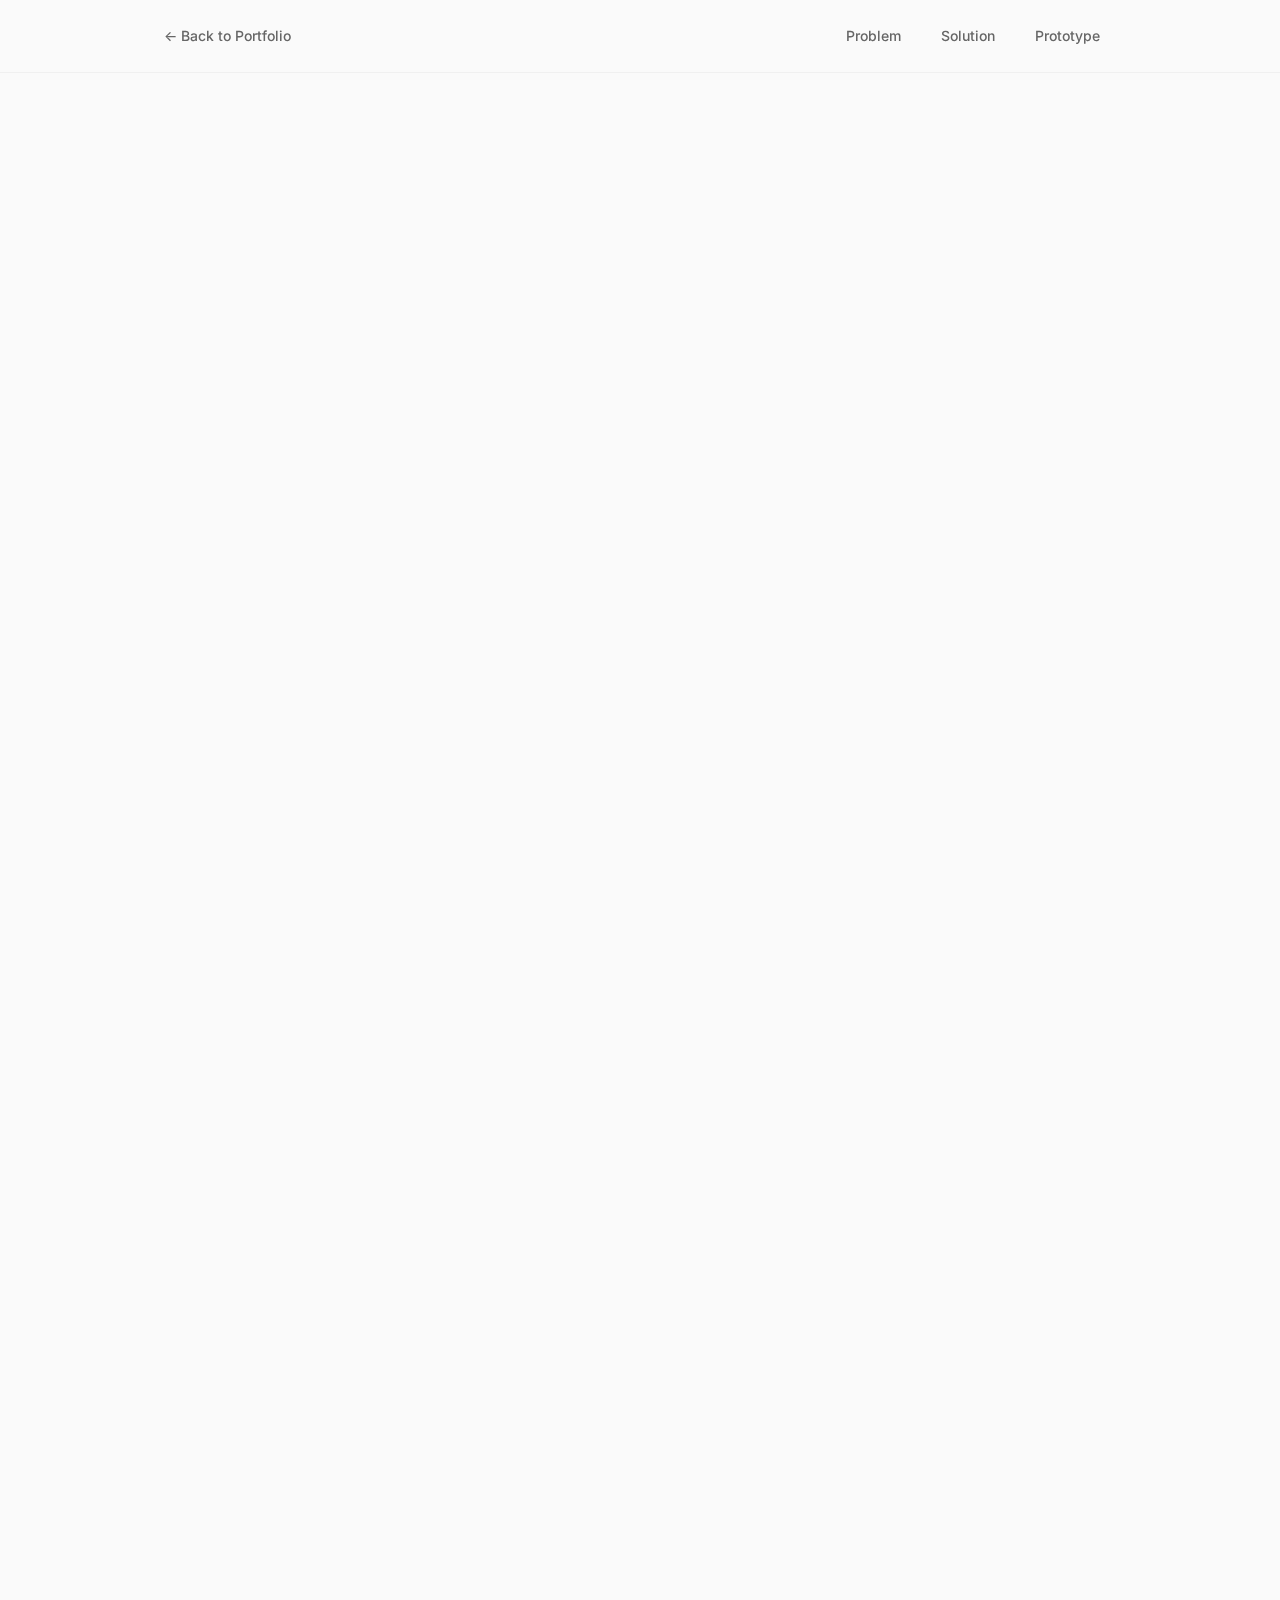
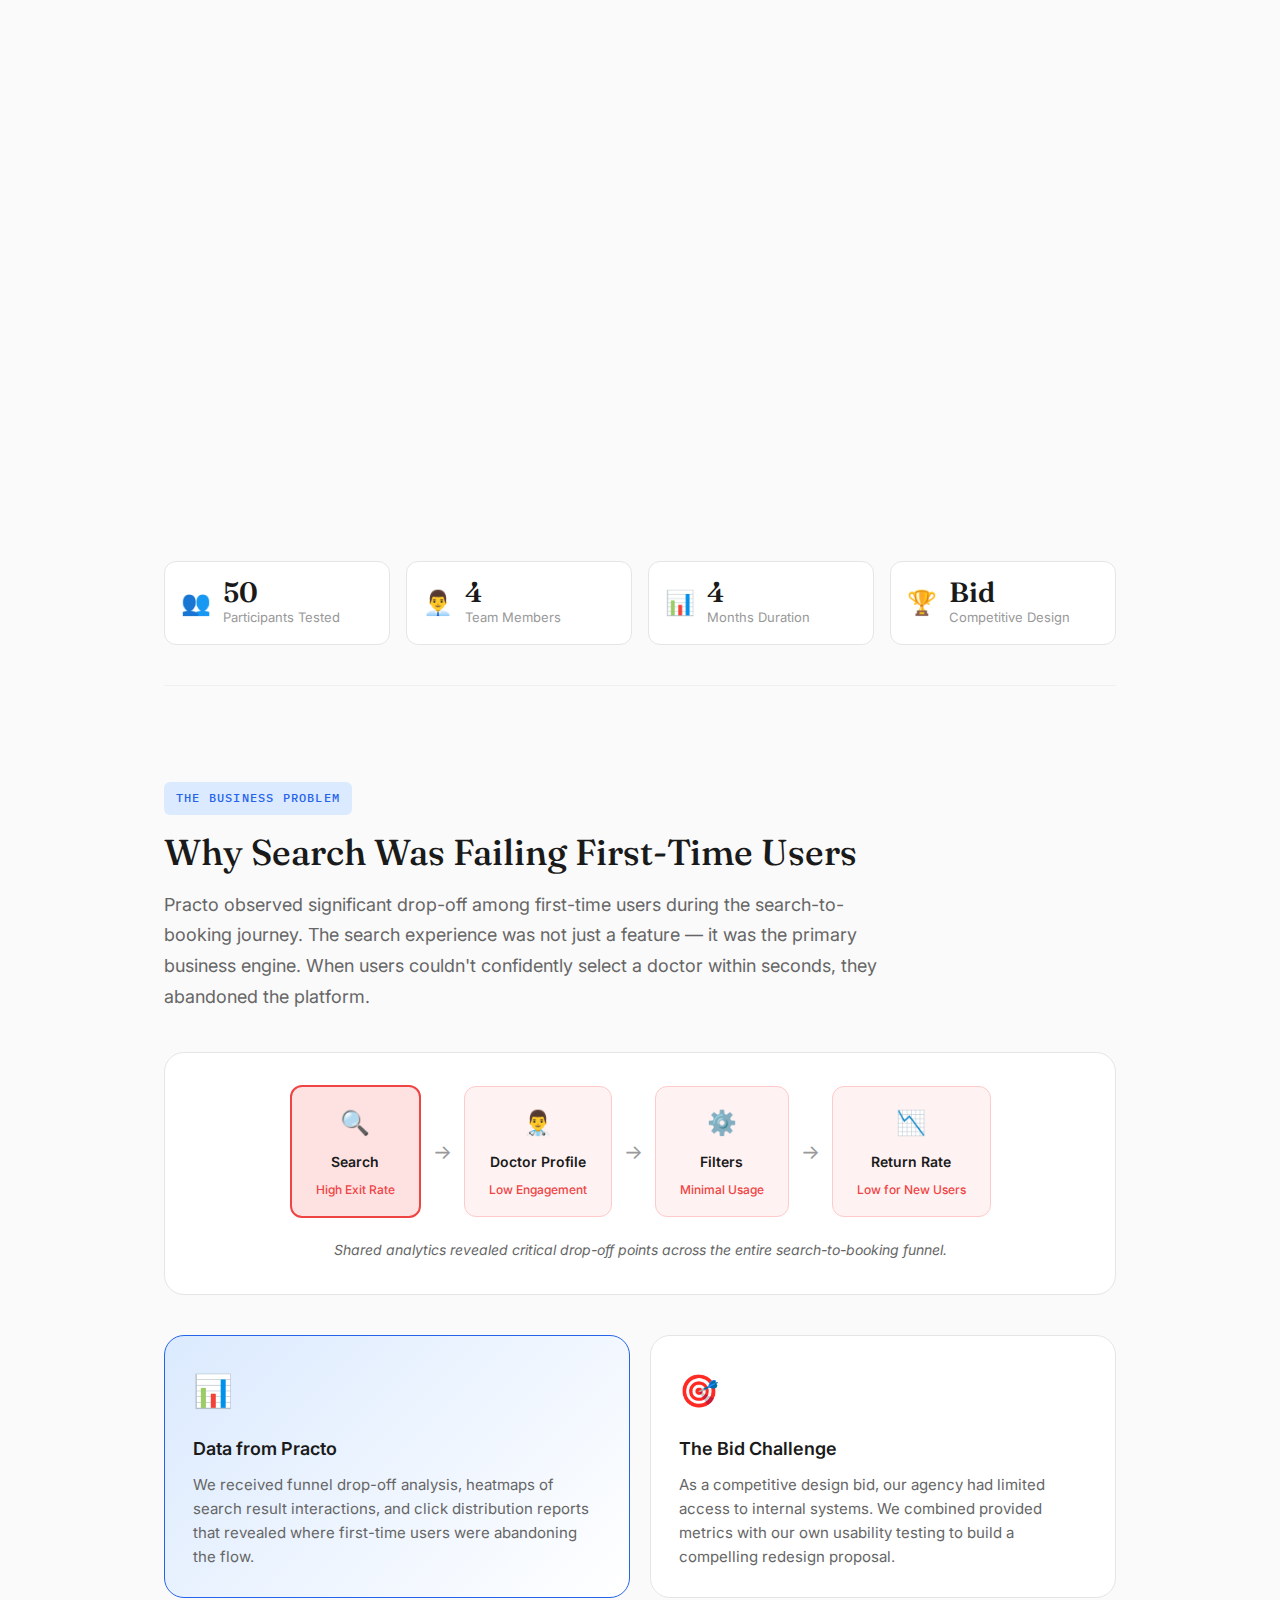
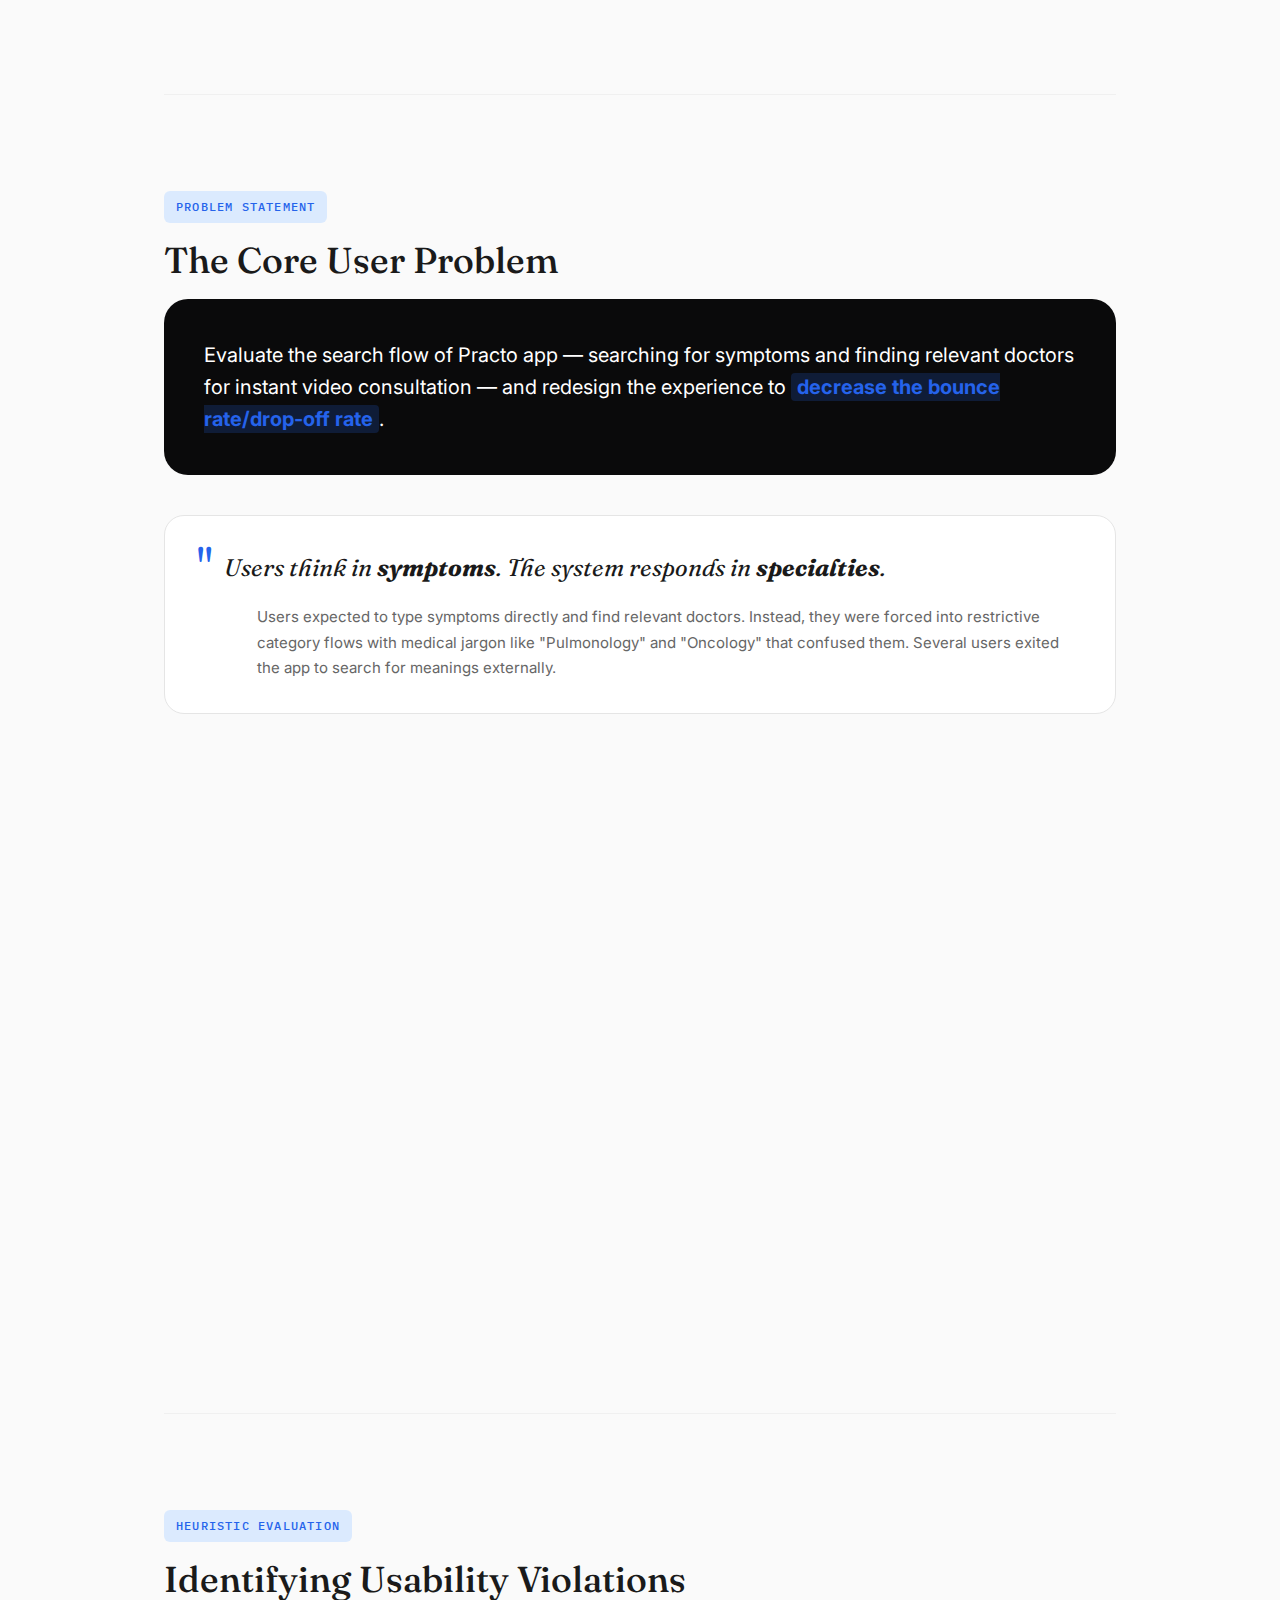
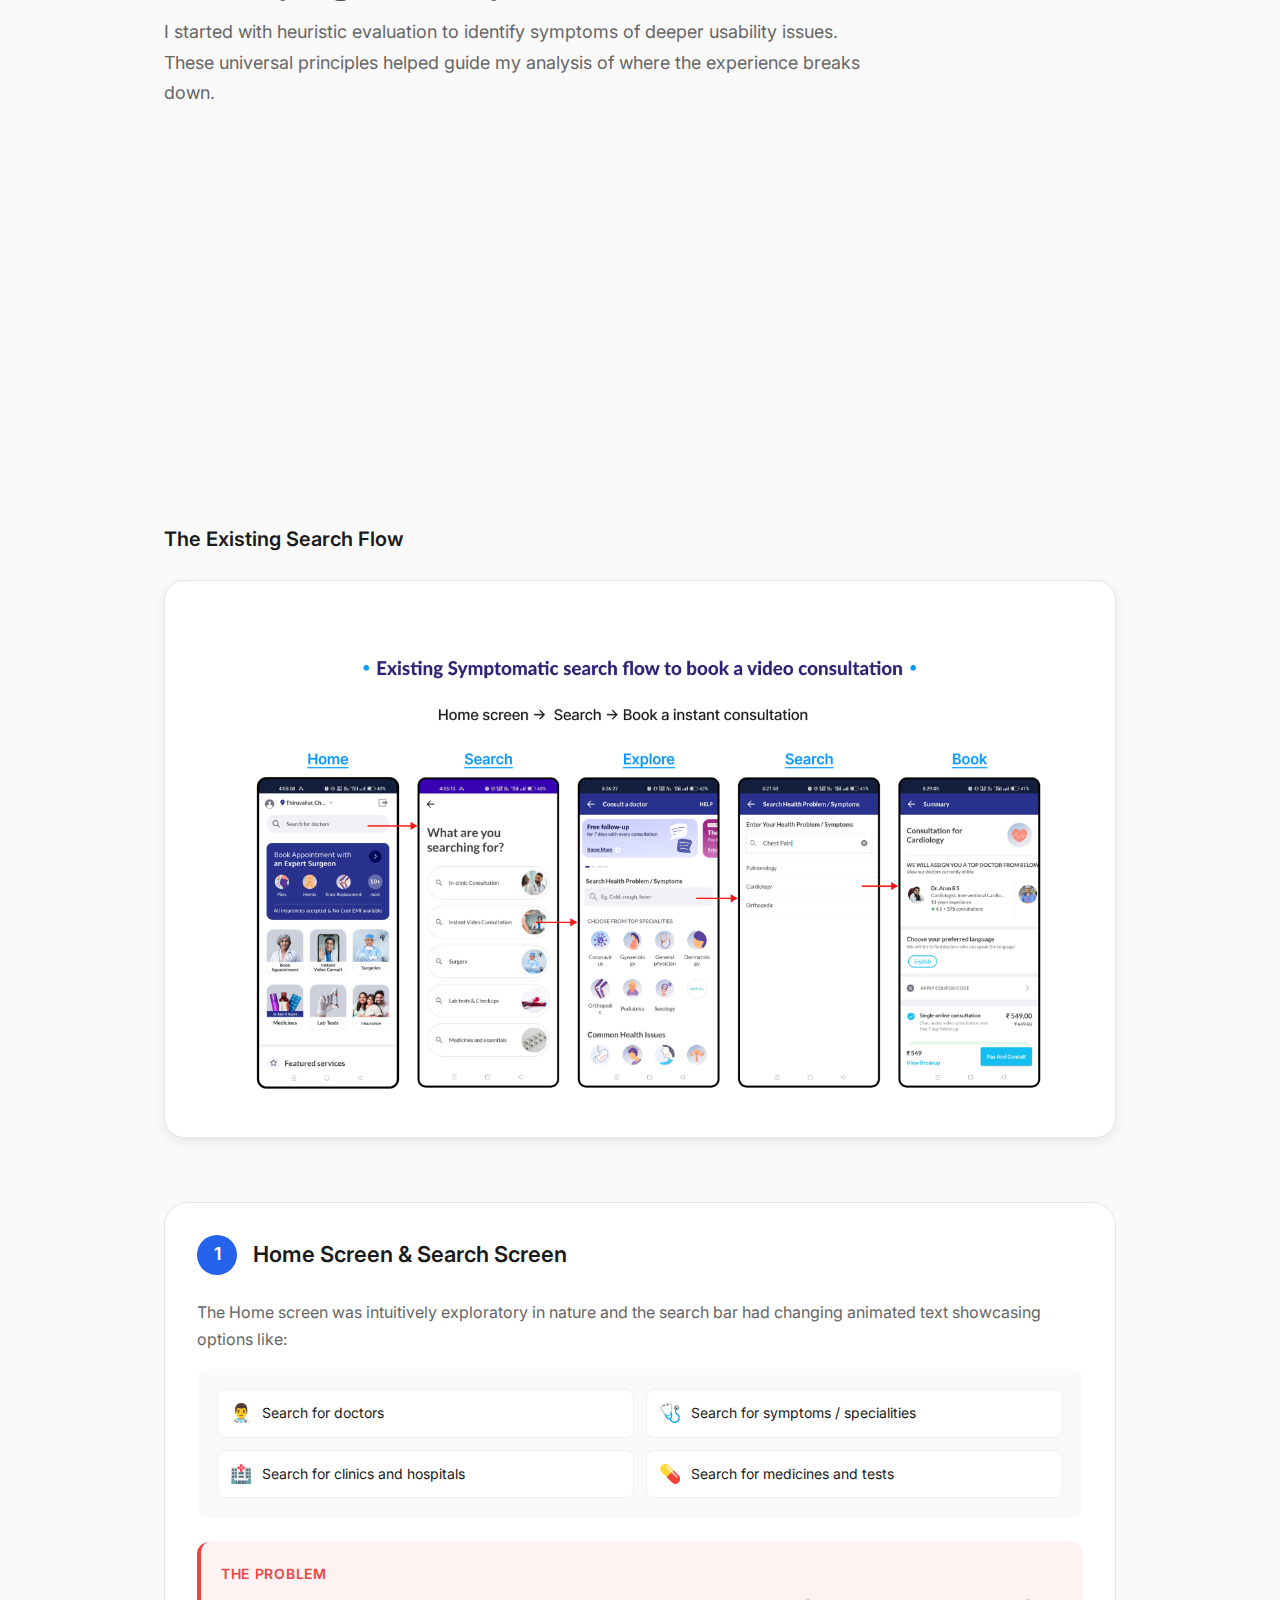
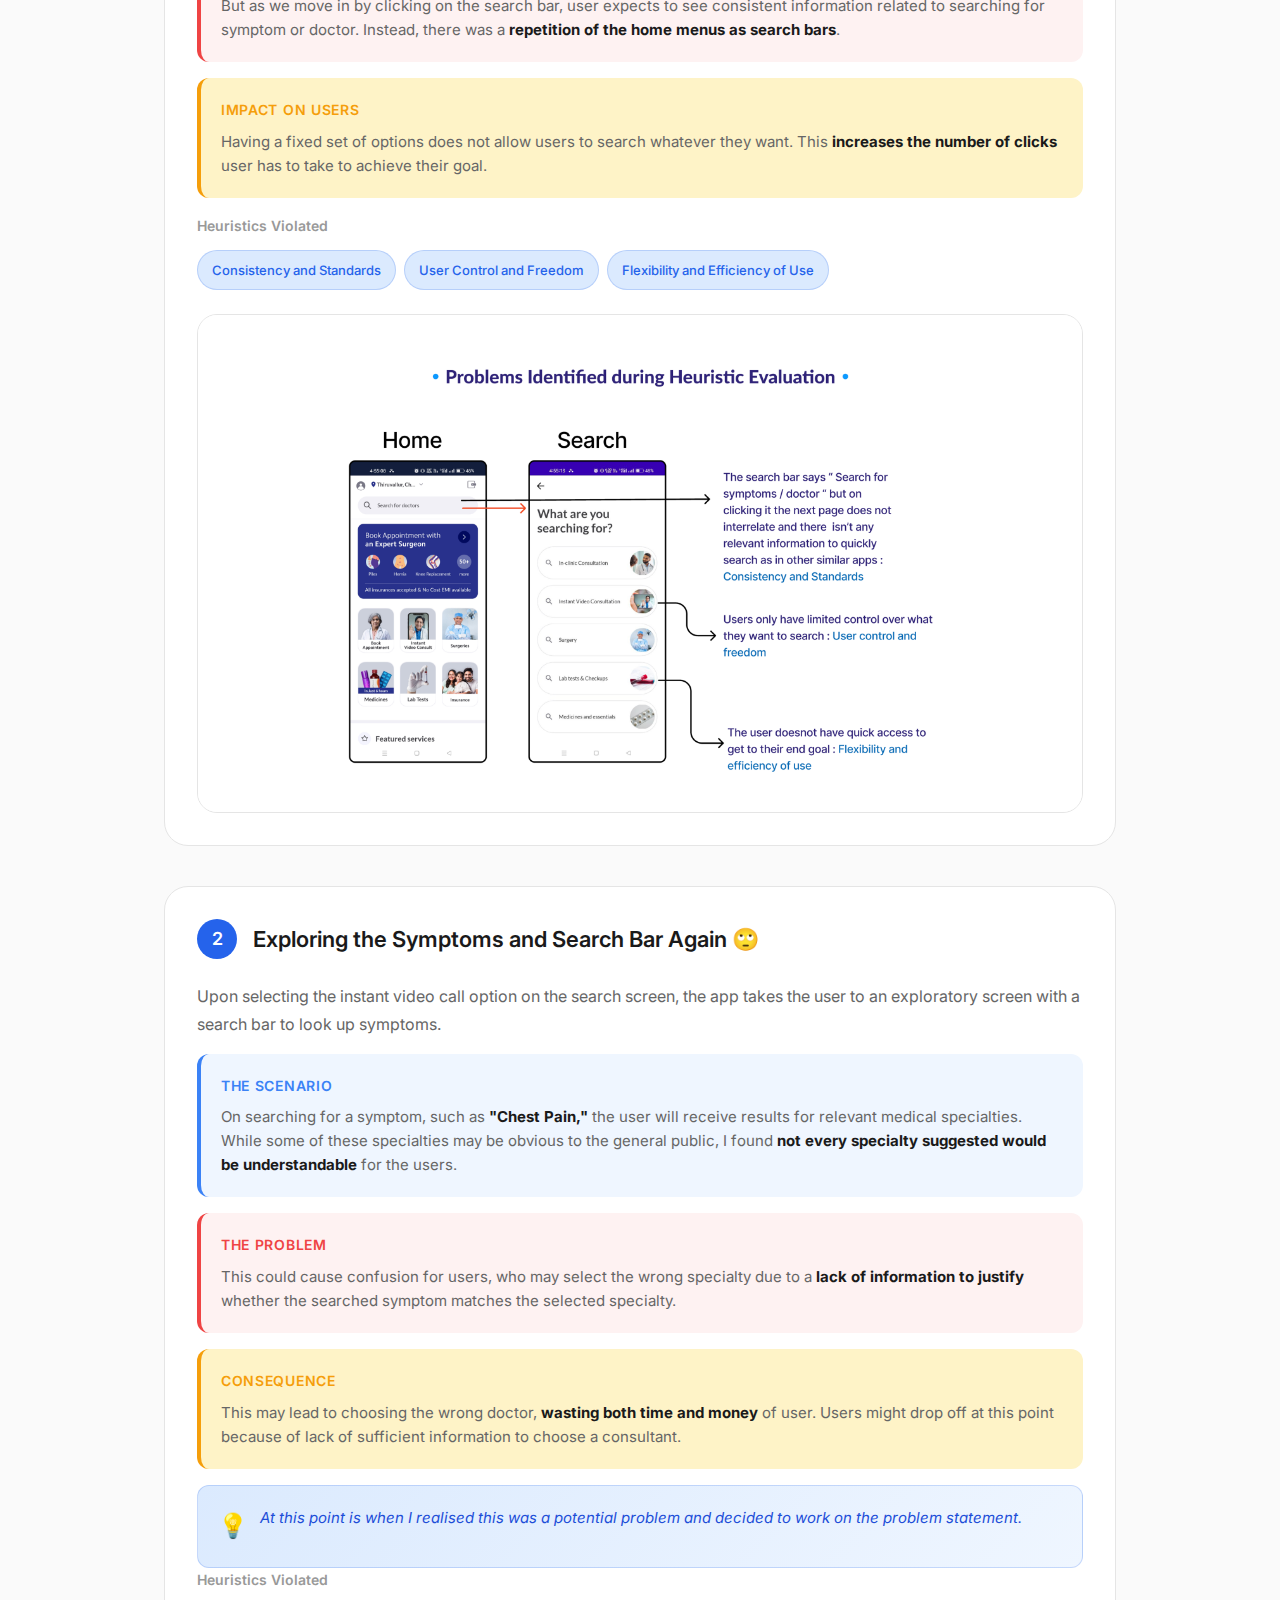
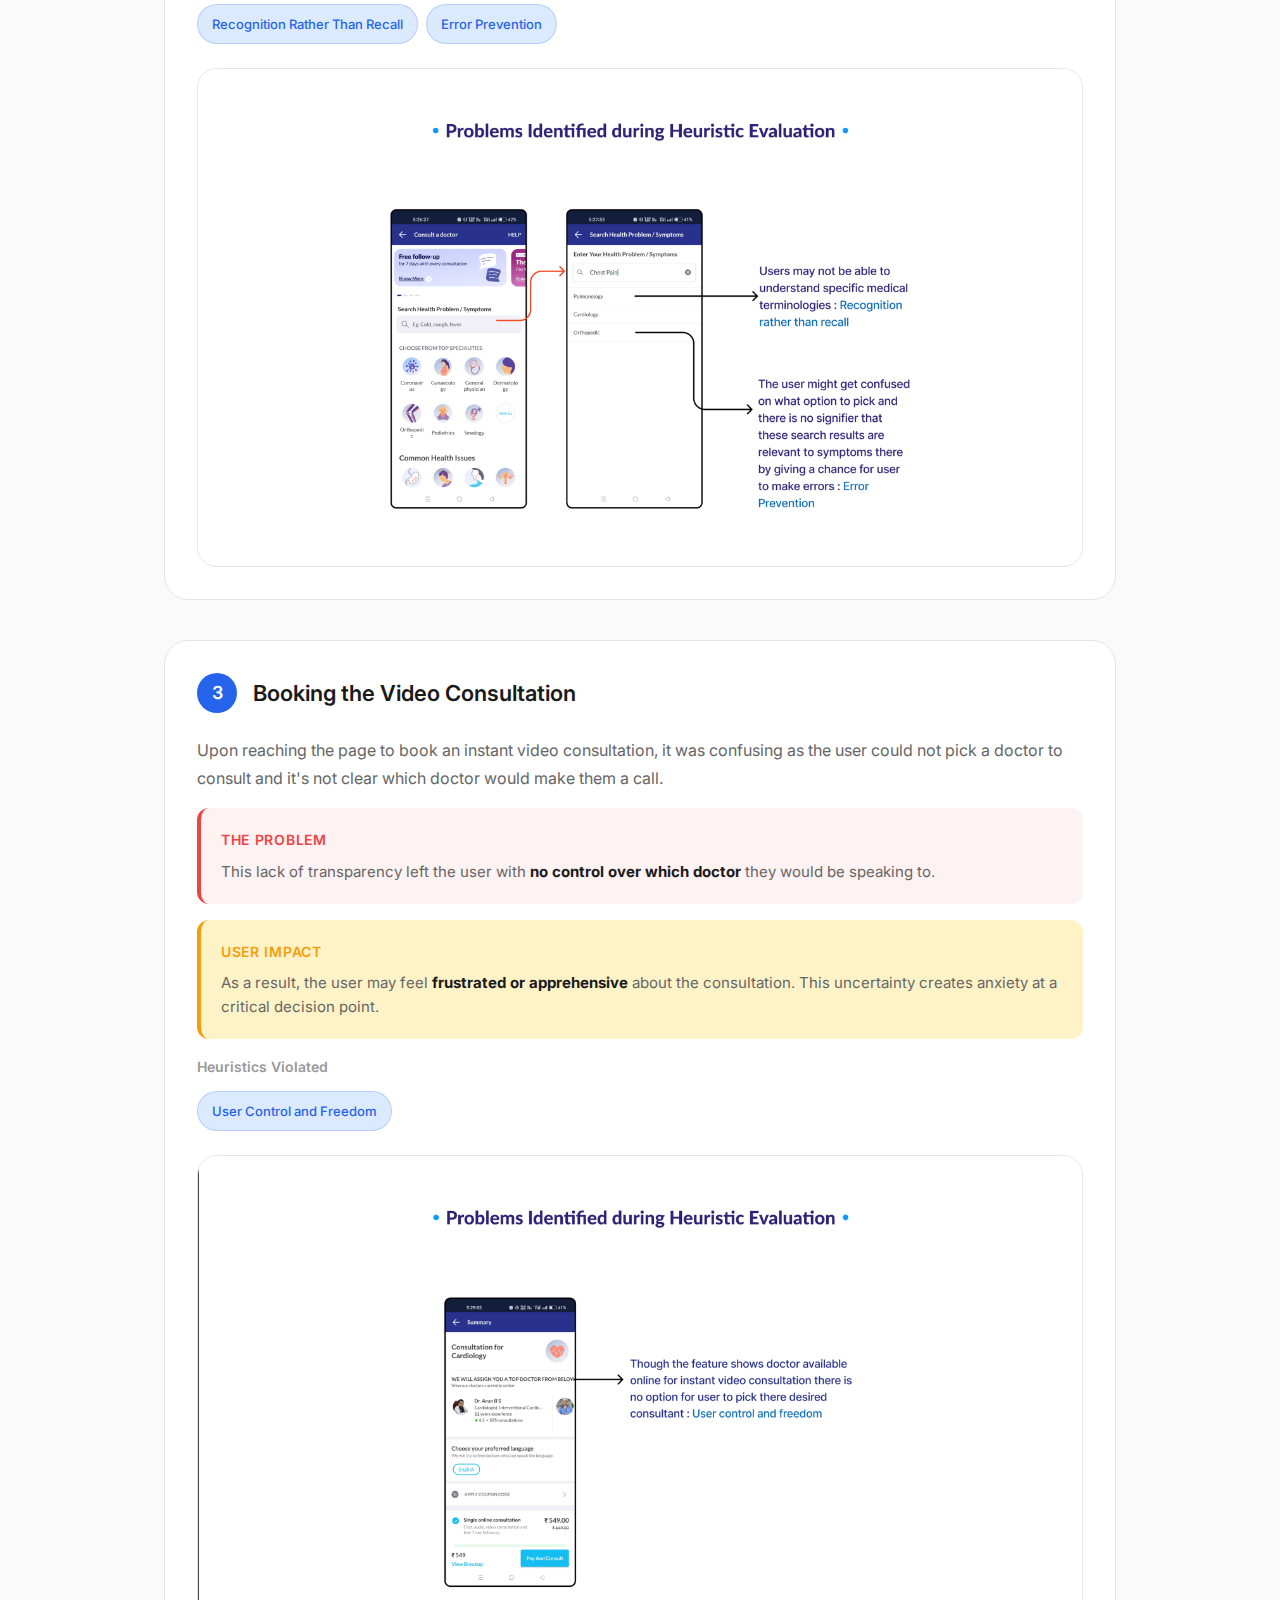
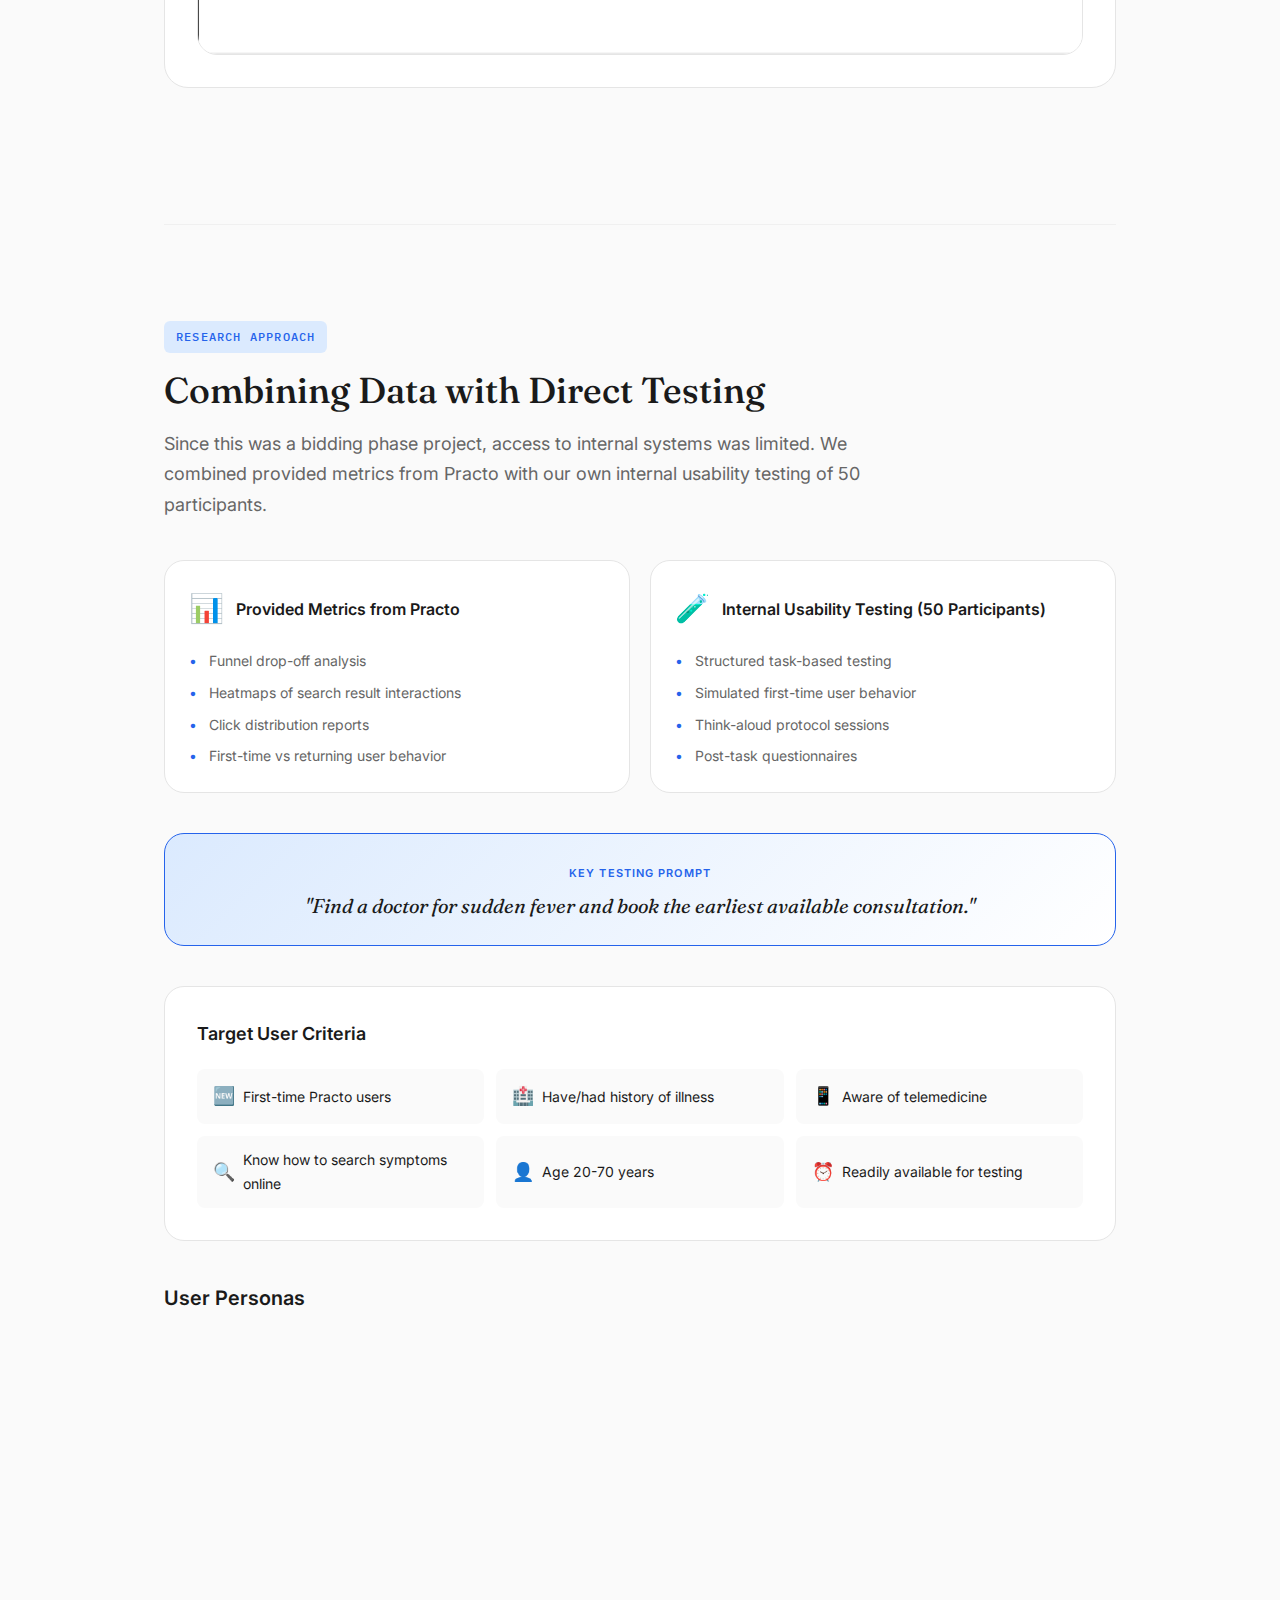
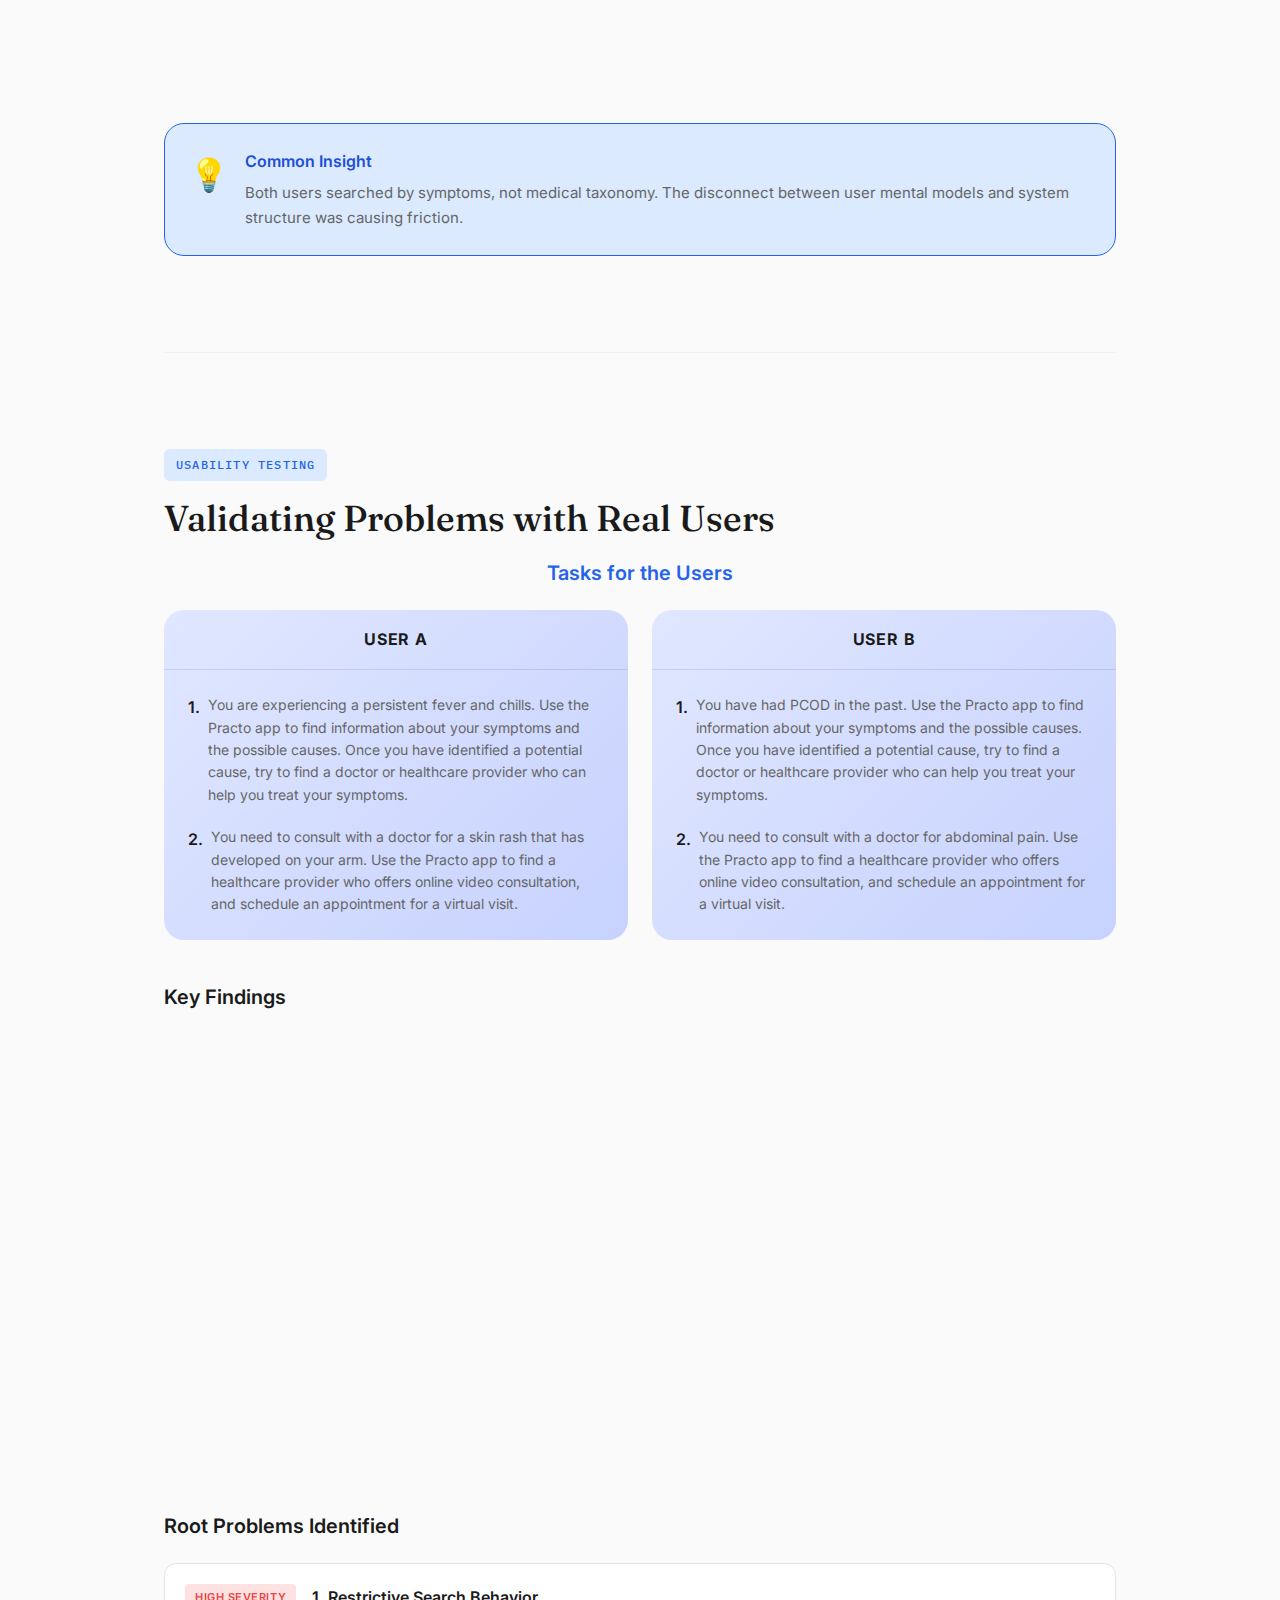
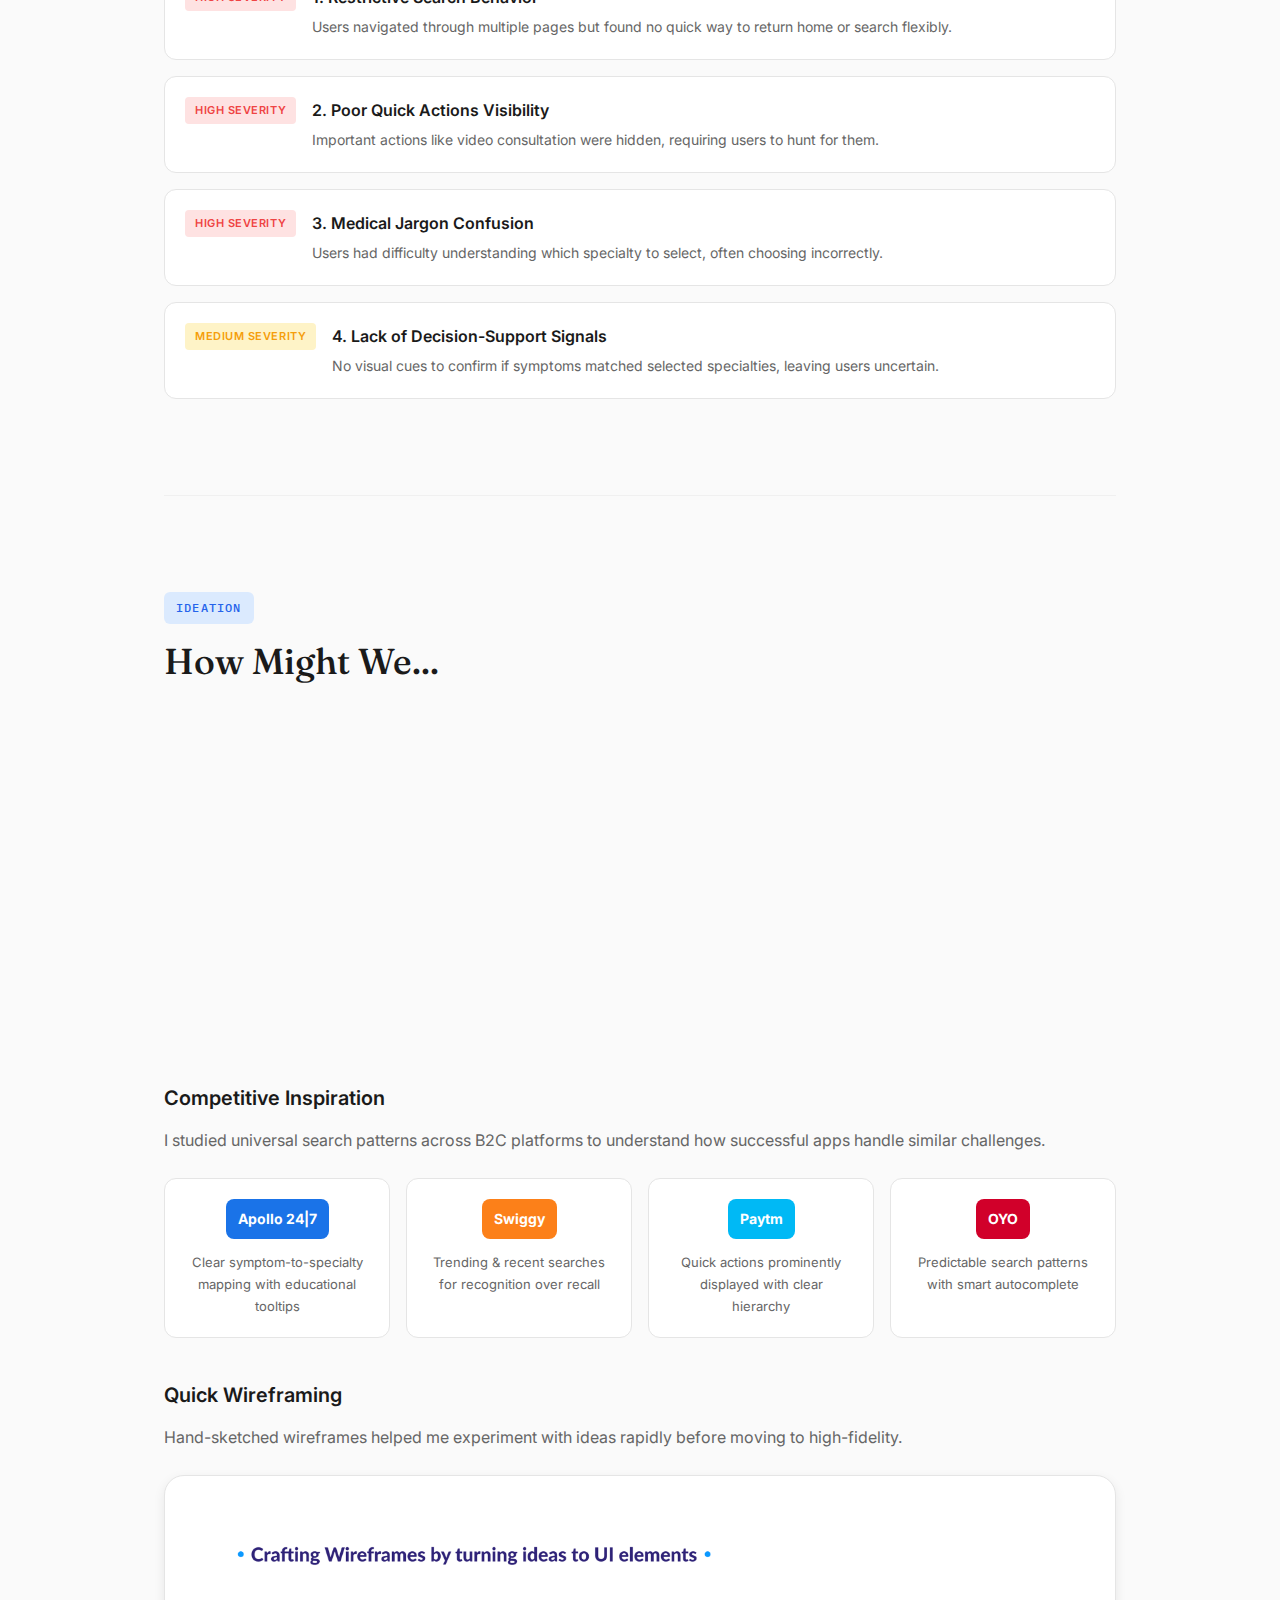
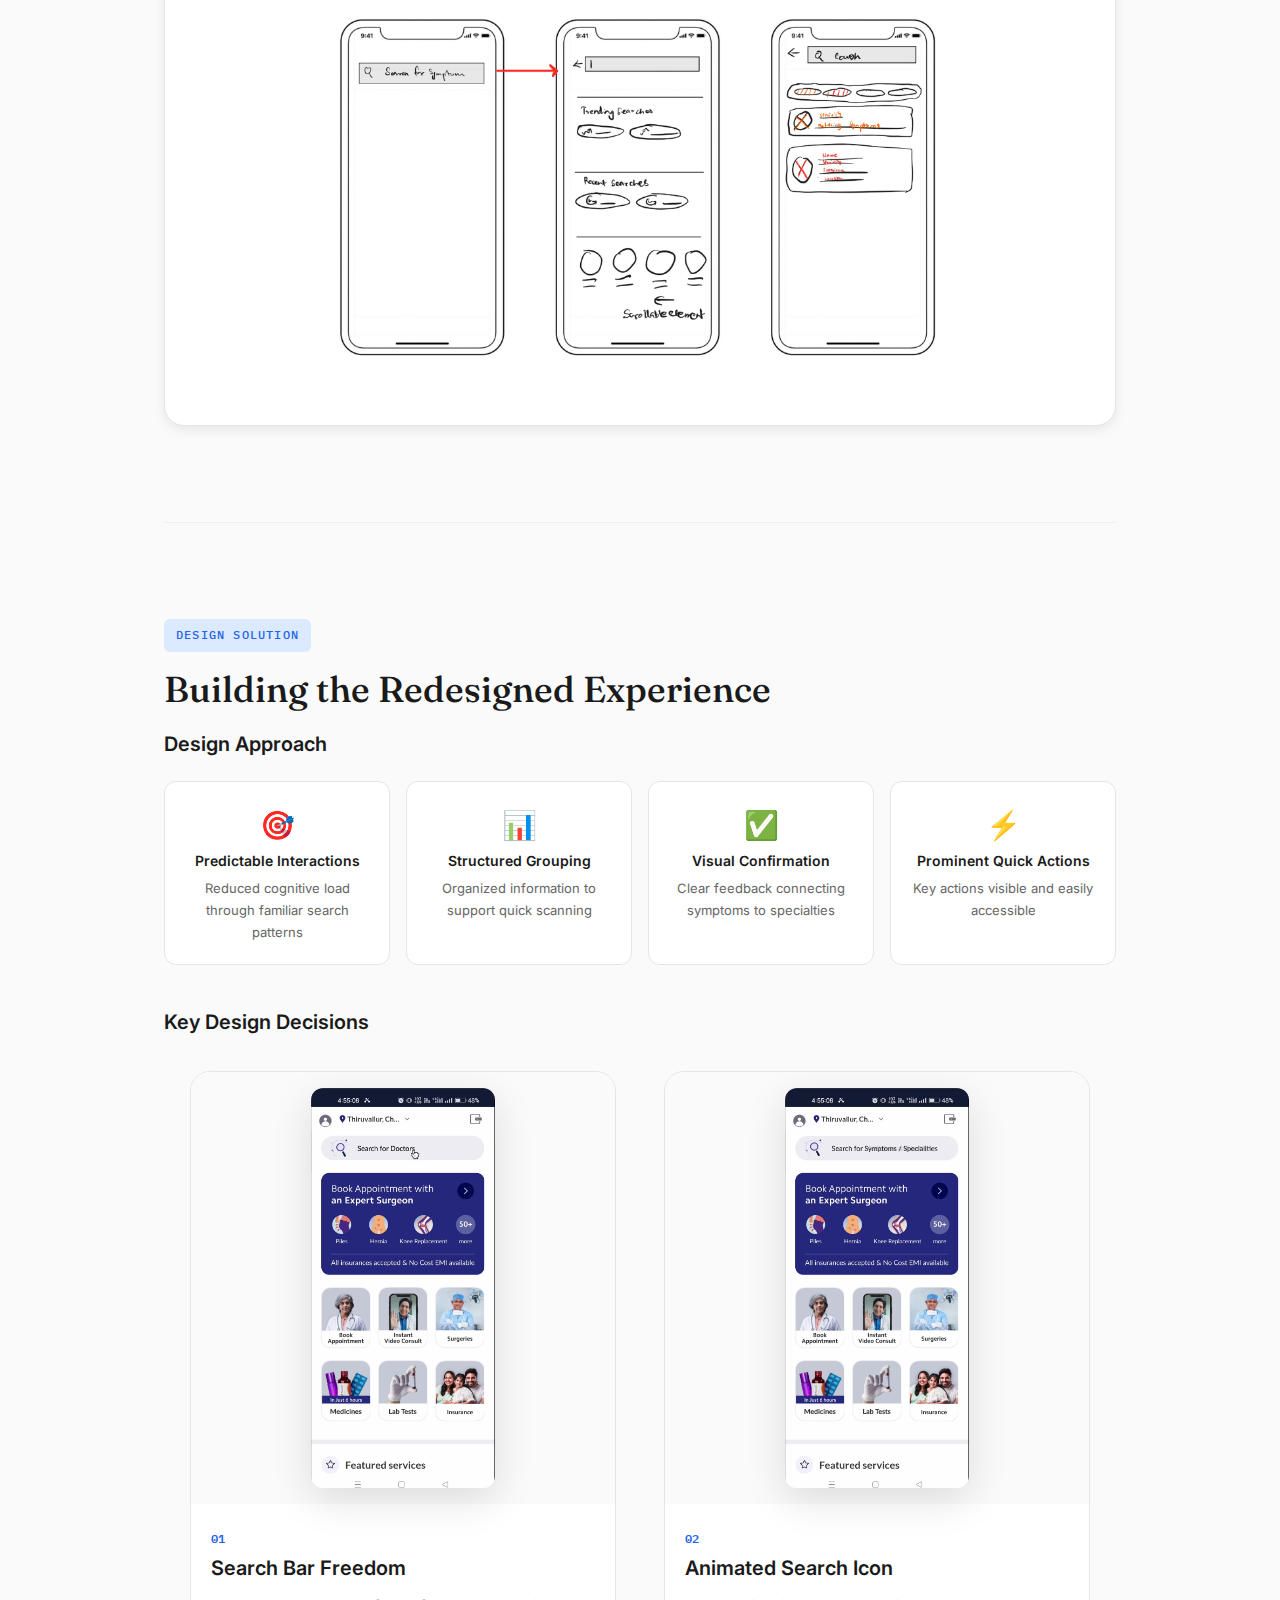
<file: projects/search.html>
<!DOCTYPE html>
<html lang="en">
<head>
  <meta charset="UTF-8">
  <meta name="viewport" content="width=device-width, initial-scale=1.0">
  <title>Practo Search Redesign — Competitive Design Bid | Ajith Alphonse</title>
  <link rel="preconnect" href="https://fonts.googleapis.com">
  <link rel="preconnect" href="https://fonts.gstatic.com" crossorigin>
  <link href="https://fonts.googleapis.com/css2?family=Fraunces:ital,opsz,wght@0,9..144,400;0,9..144,500;0,9..144,600;1,9..144,400&family=Inter:wght@300;400;500;600&family=IBM+Plex+Mono:wght@400;500&display=swap" rel="stylesheet">
  <link rel="stylesheet" href="search.css">
</head>
<body>

  <!-- Floating Side Navigation -->
  <aside class="side-nav" id="sideNav">
    <div class="side-nav-inner">
      <a href="#hero" class="side-nav-item active" data-section="hero">Overview</a>
      <a href="#context" class="side-nav-item" data-section="context">Context</a>
      <a href="#problem" class="side-nav-item" data-section="problem">Problem</a>
      <a href="#heuristics" class="side-nav-item" data-section="heuristics">Heuristics</a>
      <a href="#research" class="side-nav-item" data-section="research">Research</a>
      <a href="#usability" class="side-nav-item" data-section="usability">Testing</a>
      <a href="#ideation" class="side-nav-item" data-section="ideation">Ideation</a>
      <a href="#design" class="side-nav-item" data-section="design">Design</a>
      <a href="#prototype" class="side-nav-item" data-section="prototype">Prototype</a>
      <a href="#impact" class="side-nav-item" data-section="impact">Impact</a>
      <a href="#learnings" class="side-nav-item" data-section="learnings">Learnings</a>
    </div>
  </aside>

  <!-- Navigation -->
  <nav>
    <div class="inner">
      <div class="nav-brand">
        <a href="../index.html" class="back-link">← Back to Portfolio</a>
      </div>
      <div class="nav-links">
        <a href="#problem" class="nav-link">Problem</a>
        <a href="#design" class="nav-link">Solution</a>
        <a href="#prototype" class="nav-link">Prototype</a>
      </div>
    </div>
  </nav>

  <div class="container">

    <!-- Hero Section -->
    <section class="hero" id="hero">
      <div class="hero-badge animate-in">
        <span class="badge-icon">🔍</span>
        <span>Healthcare • Search UX • Conversion Optimization</span>
      </div>
      
      <h1 class="animate-in delay-1">
        Revitalizing the Search Experience<br>
        <em>Reducing Drop-off for First-Time Users</em>
      </h1>
      
      <p class="hero-subtitle animate-in delay-2">
        Practo invited our agency to participate in a competitive design bid focused on improving first-time user retention. Working as part of a four-member UX team, we analyzed behavioral drop-offs within the symptom-based search experience. Using shared analytics, heatmaps, and internal usability testing, we identified search friction as the primary conversion barrier. Our redesign proposal focused on reducing cognitive load, improving trust signals, and increasing booking confidence.
      </p>

      <div class="hero-client-info animate-in delay-2">
        <div class="client-badge">
          <span class="client-label">Client</span>
          <span class="client-value">Practo</span>
        </div>
        <div class="client-badge">
          <span class="client-label">Agency</span>
          <span class="client-value">Hindustan HR Design Solutions</span>
        </div>
        <div class="client-badge">
          <span class="client-label">Project Type</span>
          <span class="client-value">Competitive Design Bid</span>
        </div>
      </div>
      
      <div class="hero-meta animate-in delay-3">
        <div class="meta-card">
          <span class="meta-label">Role</span>
          <span class="meta-value">UX Designer (Part of 4-member team)</span>
        </div>
        <div class="meta-card">
          <span class="meta-label">Duration</span>
          <span class="meta-value">Design Bid – 4 Months</span>
        </div>
        <div class="meta-card">
          <span class="meta-label">Tools</span>
          <span class="meta-value">Figma, FigJam, Hotjar, Usability Testing</span>
        </div>
        <div class="meta-card">
          <span class="meta-label">Focus</span>
          <span class="meta-value">Search UX, Funnel Analysis, Drop-off Reduction</span>
        </div>
      </div>

      <!-- High-level Problem / Solution Overview -->
      <div class="overview-summary animate-in delay-3">
        <div class="overview-block">
          <h4>Problem</h4>
          <p>
            First-time users who searched by symptom struggled to confidently choose a doctor. Repeated search screens, ambiguous specialty labels, and lack of context made it easy to pick the wrong path — or drop off entirely before booking.
          </p>
        </div>

        <div class="overview-block">
          <h4>Goal</h4>
          <p>
            Design a search and booking flow where a new user can go from “I have a symptom” to “I’ve booked the right doctor for an instant video consultation” in just a few clear, guided steps.
          </p>
        </div>

        <div class="overview-block">
          <h4>Solution</h4>
          <p>
            Simplified the entry point into search, clarified symptom-to-specialty mapping with plain-language explanations, and surfaced instant video consultation as a confident primary path — so users always understand <em>why</em> a doctor or specialty is being suggested.
          </p>
        </div>

        <div class="overview-block">
          <h4>Impact</h4>
          <p>
            Fewer repeated searches and dead-ends, clearer understanding of which doctor to choose, and a faster, lower-friction path for first-time users to complete an instant video consultation instead of abandoning the flow.
          </p>
        </div>
      </div>

      <!-- Quick Scan Section -->
      <div class="quick-scan-section animate-in delay-4">
        <div class="quick-scan-header">
          <span class="quick-scan-icon">👀</span>
          <h3>Planning to quickly scan the case study?</h3>
        </div>
        <div class="quick-scan-content">
          <p>👇 Just click on the below link and read the summarized version of the case study in just <strong>5 minutes</strong></p>
        </div>
        <div class="quick-scan-label">Summarized Case Study</div>
        <div class="quick-scan-prototype">
          <iframe 
            src="https://www.figma.com/embed?embed_host=share&url=https%3A%2F%2Fwww.figma.com%2Fproto%2FUuq4tJXOQqpi2dYqngnGxo%2FTest%3Fpage-id%3D0%253A1%26node-id%3D536-8789%26viewport%3D-4033%252C-9091%252C0.19%26scaling%3Dcontain%26content-scaling%3Dfixed%26starting-point-node-id%3D536%253A8789" 
            width="100%" 
            height="500"
            style="border: none; border-radius: 12px;"
            allowfullscreen>
          </iframe>
        </div>
      </div>
    </section>

    <!-- Impact Stats -->
    <div class="impact-stats">
      <div class="impact-stat">
        <div class="stat-icon">👥</div>
        <div class="stat-content">
          <span class="stat-value">50</span>
          <span class="stat-label">Participants Tested</span>
        </div>
      </div>
      <div class="impact-stat">
        <div class="stat-icon">👨‍💼</div>
        <div class="stat-content">
          <span class="stat-value">4</span>
          <span class="stat-label">Team Members</span>
        </div>
      </div>
      <div class="impact-stat">
        <div class="stat-icon">📊</div>
        <div class="stat-content">
          <span class="stat-value">4</span>
          <span class="stat-label">Months Duration</span>
        </div>
      </div>
      <div class="impact-stat">
        <div class="stat-icon">🏆</div>
        <div class="stat-content">
          <span class="stat-value">Bid</span>
          <span class="stat-label">Competitive Design</span>
        </div>
      </div>
    </div>

    <!-- Context Section -->
    <section id="context">
      <span class="section-tag">The Business Problem</span>
      <h2 class="section-title">Why Search Was Failing First-Time Users</h2>
      <p class="section-intro">
        Practo observed significant drop-off among first-time users during the search-to-booking journey. The search experience was not just a feature — it was the primary business engine. When users couldn't confidently select a doctor within seconds, they abandoned the platform.
      </p>

      <div class="context-visual">
        <div class="funnel-diagram">
          <div class="funnel-step active problem">
            <span class="step-icon">🔍</span>
            <span class="step-label">Search</span>
            <span class="step-desc">High Exit Rate</span>
          </div>
          <div class="funnel-arrow">→</div>
          <div class="funnel-step problem">
            <span class="step-icon">👨‍⚕️</span>
            <span class="step-label">Doctor Profile</span>
            <span class="step-desc">Low Engagement</span>
          </div>
          <div class="funnel-arrow">→</div>
          <div class="funnel-step problem">
            <span class="step-icon">⚙️</span>
            <span class="step-label">Filters</span>
            <span class="step-desc">Minimal Usage</span>
          </div>
          <div class="funnel-arrow">→</div>
          <div class="funnel-step problem">
            <span class="step-icon">📉</span>
            <span class="step-label">Return Rate</span>
            <span class="step-desc">Low for New Users</span>
          </div>
        </div>
        <p class="funnel-insight">Shared analytics revealed critical drop-off points across the entire search-to-booking funnel.</p>
      </div>

      <div class="context-grid">
        <div class="context-card highlight">
          <div class="context-icon">📊</div>
          <h3>Data from Practo</h3>
          <p>We received funnel drop-off analysis, heatmaps of search result interactions, and click distribution reports that revealed where first-time users were abandoning the flow.</p>
        </div>
        <div class="context-card">
          <div class="context-icon">🎯</div>
          <h3>The Bid Challenge</h3>
          <p>As a competitive design bid, our agency had limited access to internal systems. We combined provided metrics with our own usability testing to build a compelling redesign proposal.</p>
        </div>
      </div>
    </section>

    <!-- Problem Section -->
    <section id="problem">
      <span class="section-tag">Problem Statement</span>
      <h2 class="section-title">The Core User Problem</h2>
      
      <div class="problem-statement-box">
        <p class="problem-statement">
          Evaluate the search flow of Practo app — searching for symptoms and finding relevant doctors for instant video consultation — and redesign the experience to <strong>decrease the bounce rate/drop-off rate</strong>.
        </p>
      </div>

      <div class="problem-insight">
        <div class="insight-quote">
          <span class="quote-icon">"</span>
          <p>Users think in <strong>symptoms</strong>. The system responds in <strong>specialties</strong>.</p>
        </div>
        <p class="insight-explanation">
          Users expected to type symptoms directly and find relevant doctors. Instead, they were forced into restrictive category flows with medical jargon like "Pulmonology" and "Oncology" that confused them. Several users exited the app to search for meanings externally.
        </p>
      </div>

      <div class="problem-cards">
        <div class="problem-card">
          <div class="problem-number">01</div>
          <div class="problem-icon">🚫</div>
          <h3>Restrictive Search Behavior</h3>
          <p>Users couldn't search freely for their symptoms. They were forced to select from fixed categories, increasing clicks and cognitive load.</p>
        </div>

        <div class="problem-card">
          <div class="problem-number">02</div>
          <div class="problem-icon">🏥</div>
          <h3>Medical Jargon Confusion</h3>
          <p>Specialty terms like "Pediatrics" and "Dermatology" confused users who didn't know which one treats their specific symptoms.</p>
        </div>

        <div class="problem-card">
          <div class="problem-number">03</div>
          <div class="problem-icon">🔗</div>
          <h3>Missing Context Cues</h3>
          <p>No information to justify whether the searched symptom matches the selected specialty. Users picked wrong doctors, wasting time and money.</p>
        </div>

        <div class="problem-card">
          <div class="problem-number">04</div>
          <div class="problem-icon">👁️</div>
          <h3>Poor Quick Actions Visibility</h3>
          <p>Important actions like "Instant Video Consultation" were buried and not easily discoverable by first-time users.</p>
        </div>
      </div>
    </section>

    <!-- Heuristic Evaluation Section -->
    <section id="heuristics">
      <span class="section-tag">Heuristic Evaluation</span>
      <h2 class="section-title">Identifying Usability Violations</h2>
      <p class="section-intro">
        I started with heuristic evaluation to identify symptoms of deeper usability issues. These universal principles helped guide my analysis of where the experience breaks down.
      </p>

      <div class="heuristic-grid">
        <div class="heuristic-card violated">
          <div class="heuristic-header">
            <span class="heuristic-badge">Violated</span>
            <h4>Recognition over Recall</h4>
          </div>
          <p>Users had to interpret technical medical terms without context. The system required users to know specialty names instead of recognizing their symptoms.</p>
        </div>

        <div class="heuristic-card violated">
          <div class="heuristic-header">
            <span class="heuristic-badge">Violated</span>
            <h4>Visibility of System Status</h4>
          </div>
          <p>Unclear relevance feedback — users couldn't tell if their symptom search actually matched the suggested specialties.</p>
        </div>

        <div class="heuristic-card violated">
          <div class="heuristic-header">
            <span class="heuristic-badge">Violated</span>
            <h4>User Control & Freedom</h4>
          </div>
          <p>Users were forced into category flows with no easy way to navigate back. The restrictive experience removed user autonomy.</p>
        </div>

        <div class="heuristic-card violated">
          <div class="heuristic-header">
            <span class="heuristic-badge">Violated</span>
            <h4>Flexibility & Efficiency</h4>
          </div>
          <p>No shortcuts for experienced users. Everyone had to go through the same tedious category selection process.</p>
        </div>
      </div>

      <!-- Existing Flow Screenshots -->
      <div class="existing-flow">
        <h3>The Existing Search Flow</h3>
        <div class="existing-flow-image">
          <img src="../assets/existing-screen.jpg" alt="Existing Symptomatic search flow to book a video consultation - Home screen to Search to Explore to Book">
        </div>
      </div>

      <!-- Detailed Heuristic Analysis -->
      <div class="heuristic-analysis">
        <div class="analysis-block">
          <div class="analysis-header">
            <span class="analysis-number">1</span>
            <h3>Home Screen & Search Screen</h3>
          </div>
          
          <div class="analysis-content">
            <div class="analysis-text">
              <p class="analysis-intro">The Home screen was intuitively exploratory in nature and the search bar had changing animated text showcasing options like:</p>
              
              <ul class="search-options-list">
                <li><span class="option-icon">👨‍⚕️</span> Search for doctors</li>
                <li><span class="option-icon">🩺</span> Search for symptoms / specialities</li>
                <li><span class="option-icon">🏥</span> Search for clinics and hospitals</li>
                <li><span class="option-icon">💊</span> Search for medicines and tests</li>
              </ul>
              
              <div class="analysis-problem">
                <h4>The Problem</h4>
                <p>But as we move in by clicking on the search bar, user expects to see consistent information related to searching for symptom or doctor. Instead, there was a <strong>repetition of the home menus as search bars</strong>.</p>
              </div>
              
              <div class="analysis-impact">
                <h4>Impact on Users</h4>
                <p>Having a fixed set of options does not allow users to search whatever they want. This <strong>increases the number of clicks</strong> user has to take to achieve their goal.</p>
              </div>
            </div>
            
            <div class="analysis-violations">
              <h4>Heuristics Violated</h4>
              <div class="violation-tags">
                <span class="violation-tag">Consistency and Standards</span>
                <span class="violation-tag">User Control and Freedom</span>
                <span class="violation-tag">Flexibility and Efficiency of Use</span>
              </div>
            </div>
          </div>
          
          <div class="analysis-image">
            <img src="../assets/heuristic-home-search.png" alt="Heuristics - Home and Search screen analysis" onerror="this.parentElement.style.display='none'">
          </div>
        </div>

        <!-- Analysis Block 2: Explore & Search -->
        <div class="analysis-block">
          <div class="analysis-header">
            <span class="analysis-number">2</span>
            <h3>Exploring the Symptoms and Search Bar Again 🙄</h3>
          </div>
          
          <div class="analysis-content">
            <div class="analysis-text">
              <p class="analysis-intro">Upon selecting the instant video call option on the search screen, the app takes the user to an exploratory screen with a search bar to look up symptoms.</p>
              
              <div class="analysis-scenario">
                <h4>The Scenario</h4>
                <p>On searching for a symptom, such as <strong>"Chest Pain,"</strong> the user will receive results for relevant medical specialties. While some of these specialties may be obvious to the general public, I found <strong>not every specialty suggested would be understandable</strong> for the users.</p>
              </div>
              
              <div class="analysis-problem">
                <h4>The Problem</h4>
                <p>This could cause confusion for users, who may select the wrong specialty due to a <strong>lack of information to justify</strong> whether the searched symptom matches the selected specialty.</p>
              </div>
              
              <div class="analysis-impact">
                <h4>Consequence</h4>
                <p>This may lead to choosing the wrong doctor, <strong>wasting both time and money</strong> of user. Users might drop off at this point because of lack of sufficient information to choose a consultant.</p>
              </div>

              <div class="analysis-realization">
                <span class="realization-icon">💡</span>
                <p>At this point is when I realised this was a potential problem and decided to work on the problem statement.</p>
              </div>
            </div>
            
            <div class="analysis-violations">
              <h4>Heuristics Violated</h4>
              <div class="violation-tags">
                <span class="violation-tag">Recognition Rather Than Recall</span>
                <span class="violation-tag">Error Prevention</span>
              </div>
            </div>
          </div>
          
          <div class="analysis-image">
            <img src="../assets/heuristic-explore-search.jpg" alt="Heuristics - Explore and Search screen analysis">
          </div>
        </div>

        <!-- Analysis Block 3: Booking Video Consultation -->
        <div class="analysis-block">
          <div class="analysis-header">
            <span class="analysis-number">3</span>
            <h3>Booking the Video Consultation</h3>
          </div>
          
          <div class="analysis-content">
            <div class="analysis-text">
              <p class="analysis-intro">Upon reaching the page to book an instant video consultation, it was confusing as the user could not pick a doctor to consult and it's not clear which doctor would make them a call.</p>
              
              <div class="analysis-problem">
                <h4>The Problem</h4>
                <p>This lack of transparency left the user with <strong>no control over which doctor</strong> they would be speaking to.</p>
              </div>
              
              <div class="analysis-impact">
                <h4>User Impact</h4>
                <p>As a result, the user may feel <strong>frustrated or apprehensive</strong> about the consultation. This uncertainty creates anxiety at a critical decision point.</p>
              </div>
            </div>
            
            <div class="analysis-violations">
              <h4>Heuristics Violated</h4>
              <div class="violation-tags">
                <span class="violation-tag">User Control and Freedom</span>
              </div>
            </div>
          </div>
          
          <div class="analysis-image">
            <img src="../assets/heuristic-booking.jpg" alt="Heuristic evaluation - Booking an instant video consultation">
          </div>
        </div>
      </div>
    </section>

    <!-- Research Section -->
    <section id="research">
      <span class="section-tag">Research Approach</span>
      <h2 class="section-title">Combining Data with Direct Testing</h2>
      <p class="section-intro">
        Since this was a bidding phase project, access to internal systems was limited. We combined provided metrics from Practo with our own internal usability testing of 50 participants.
      </p>

      <div class="research-methods">
        <div class="method-card">
          <div class="method-header">
            <span class="method-icon">📊</span>
            <h4>Provided Metrics from Practo</h4>
          </div>
          <ul class="method-list">
            <li>Funnel drop-off analysis</li>
            <li>Heatmaps of search result interactions</li>
            <li>Click distribution reports</li>
            <li>First-time vs returning user behavior</li>
          </ul>
        </div>
        <div class="method-card">
          <div class="method-header">
            <span class="method-icon">🧪</span>
            <h4>Internal Usability Testing (50 Participants)</h4>
          </div>
          <ul class="method-list">
            <li>Structured task-based testing</li>
            <li>Simulated first-time user behavior</li>
            <li>Think-aloud protocol sessions</li>
            <li>Post-task questionnaires</li>
          </ul>
        </div>
      </div>

      <div class="testing-prompt">
        <span class="prompt-label">Key Testing Prompt</span>
        <p class="prompt-text">"Find a doctor for sudden fever and book the earliest available consultation."</p>
      </div>

      <div class="user-criteria">
        <h3>Target User Criteria</h3>
        <div class="criteria-grid">
          <div class="criteria-item">
            <span class="criteria-icon">🆕</span>
            <span>First-time Practo users</span>
          </div>
          <div class="criteria-item">
            <span class="criteria-icon">🏥</span>
            <span>Have/had history of illness</span>
          </div>
          <div class="criteria-item">
            <span class="criteria-icon">📱</span>
            <span>Aware of telemedicine</span>
          </div>
          <div class="criteria-item">
            <span class="criteria-icon">🔍</span>
            <span>Know how to search symptoms online</span>
          </div>
          <div class="criteria-item">
            <span class="criteria-icon">👤</span>
            <span>Age 20-70 years</span>
          </div>
          <div class="criteria-item">
            <span class="criteria-icon">⏰</span>
            <span>Readily available for testing</span>
          </div>
        </div>
      </div>

      <!-- Personas -->
      <div class="personas-section">
        <h3>User Personas</h3>
        <div class="personas-grid">
          <div class="persona-card">
            <div class="persona-header">
              <div class="persona-avatar">
                <span>👨‍💻</span>
              </div>
              <div class="persona-info">
                <h4>User A</h4>
                <span class="persona-role">Software Engineer, 29</span>
              </div>
            </div>
            <div class="persona-details">
              <div class="persona-trait">
                <span class="trait-label">Medical Knowledge</span>
                <span class="trait-value">Familiar with terminology</span>
              </div>
              <div class="persona-trait">
                <span class="trait-label">Expectation</span>
                <span class="trait-value">Flexible search behavior</span>
              </div>
              <div class="persona-trait">
                <span class="trait-label">Pain Point</span>
                <span class="trait-value">Frustrated by category restrictions</span>
              </div>
            </div>
            <div class="persona-quote">
              "I know what I'm looking for, just let me search for it directly."
            </div>
          </div>

          <div class="persona-card">
            <div class="persona-header">
              <div class="persona-avatar">
                <span>👩‍💻</span>
              </div>
              <div class="persona-info">
                <h4>User B</h4>
                <span class="persona-role">Frontend Developer, 23</span>
              </div>
            </div>
            <div class="persona-details">
              <div class="persona-trait">
                <span class="trait-label">Medical Knowledge</span>
                <span class="trait-value">Aware of symptoms</span>
              </div>
              <div class="persona-trait">
                <span class="trait-label">Expectation</span>
                <span class="trait-value">Clear guidance on specialties</span>
              </div>
              <div class="persona-trait">
                <span class="trait-label">Pain Point</span>
                <span class="trait-value">Confused by specialization language</span>
              </div>
            </div>
            <div class="persona-quote">
              "I don't know which specialty treats my symptom. Can the app tell me?"
            </div>
          </div>
        </div>
        
        <div class="key-insight-box">
          <span class="insight-icon">💡</span>
          <div class="insight-content">
            <h4>Common Insight</h4>
            <p>Both users searched by symptoms, not medical taxonomy. The disconnect between user mental models and system structure was causing friction.</p>
          </div>
        </div>
      </div>
    </section>

    <!-- Usability Testing Section -->
    <section id="usability">
      <span class="section-tag">Usability Testing</span>
      <h2 class="section-title">Validating Problems with Real Users</h2>
      
      <div class="tasks-section">
        <h3>Tasks for the Users</h3>
        <div class="user-tasks-grid">
          <div class="user-task-card">
            <div class="user-task-header">User A</div>
            <div class="user-task-content">
              <div class="task-item">
                <span class="task-num">1.</span>
                <p>You are experiencing a persistent fever and chills. Use the Practo app to find information about your symptoms and the possible causes. Once you have identified a potential cause, try to find a doctor or healthcare provider who can help you treat your symptoms.</p>
              </div>
              <div class="task-item">
                <span class="task-num">2.</span>
                <p>You need to consult with a doctor for a skin rash that has developed on your arm. Use the Practo app to find a healthcare provider who offers online video consultation, and schedule an appointment for a virtual visit.</p>
              </div>
            </div>
          </div>
          
          <div class="user-task-card">
            <div class="user-task-header">User B</div>
            <div class="user-task-content">
              <div class="task-item">
                <span class="task-num">1.</span>
                <p>You have had PCOD in the past. Use the Practo app to find information about your symptoms and the possible causes. Once you have identified a potential cause, try to find a doctor or healthcare provider who can help you treat your symptoms.</p>
              </div>
              <div class="task-item">
                <span class="task-num">2.</span>
                <p>You need to consult with a doctor for abdominal pain. Use the Practo app to find a healthcare provider who offers online video consultation, and schedule an appointment for a virtual visit.</p>
              </div>
            </div>
          </div>
        </div>
      </div>

      <div class="findings-section">
        <h3>Key Findings</h3>
        <div class="findings-grid">
          <div class="finding-card">
            <div class="finding-icon">🔥</div>
            <h4>Trending Searches Distracted Users</h4>
            <p>Users clicked on trending searches expecting them to be relevant, leading to confusion when results didn't match their needs.</p>
          </div>
          <div class="finding-card">
            <div class="finding-icon">👁️</div>
            <h4>Quick Actions Lacked Visibility</h4>
            <p>Users couldn't easily find the "instant consultation" option, often scrolling past it multiple times.</p>
          </div>
          <div class="finding-card">
            <div class="finding-icon">🏥</div>
            <h4>Specialty Terms Caused Confusion</h4>
            <p>One user thought "Pediatrics" could treat viral fever for adults. Another was confused why "Orthopedic" appeared for "Acne."</p>
          </div>
          <div class="finding-card">
            <div class="finding-icon">🗣️</div>
            <h4>Language Influenced Decisions</h4>
            <p>Users were keen on noticing what languages doctors speak, but this information was not prominent in the interface.</p>
          </div>
        </div>
      </div>

      <!-- Root Problems -->
      <div class="root-problems">
        <h3>Root Problems Identified</h3>
        <div class="root-problems-list">
          <div class="root-problem">
            <span class="severity high">High Severity</span>
            <div class="problem-content">
              <h4>1. Restrictive Search Behavior</h4>
              <p>Users navigated through multiple pages but found no quick way to return home or search flexibly.</p>
            </div>
          </div>
          <div class="root-problem">
            <span class="severity high">High Severity</span>
            <div class="problem-content">
              <h4>2. Poor Quick Actions Visibility</h4>
              <p>Important actions like video consultation were hidden, requiring users to hunt for them.</p>
            </div>
          </div>
          <div class="root-problem">
            <span class="severity high">High Severity</span>
            <div class="problem-content">
              <h4>3. Medical Jargon Confusion</h4>
              <p>Users had difficulty understanding which specialty to select, often choosing incorrectly.</p>
            </div>
          </div>
          <div class="root-problem">
            <span class="severity medium">Medium Severity</span>
            <div class="problem-content">
              <h4>4. Lack of Decision-Support Signals</h4>
              <p>No visual cues to confirm if symptoms matched selected specialties, leaving users uncertain.</p>
            </div>
          </div>
        </div>
      </div>
    </section>

    <!-- Ideation Section -->
    <section id="ideation">
      <span class="section-tag">Ideation</span>
      <h2 class="section-title">How Might We...</h2>
      
      <div class="hmw-grid">
        <div class="hmw-card">
          <span class="hmw-icon">🧠</span>
          <p>How might we <strong>simplify medical terminology</strong> so users understand specialty recommendations?</p>
        </div>
        <div class="hmw-card">
          <span class="hmw-icon">👁️</span>
          <p>How might we improve <strong>recognition instead of recall</strong> for symptom-specialty matching?</p>
        </div>
        <div class="hmw-card">
          <span class="hmw-icon">⚡</span>
          <p>How might we <strong>enhance quick action visibility</strong> for first-time users?</p>
        </div>
        <div class="hmw-card">
          <span class="hmw-icon">📋</span>
          <p>How might we provide <strong>contextual specialty information</strong> to support decision-making?</p>
        </div>
      </div>

      <!-- Competitive Research -->
      <div class="competitive-section">
        <h3>Competitive Inspiration</h3>
        <p class="section-desc">I studied universal search patterns across B2C platforms to understand how successful apps handle similar challenges.</p>
        
        <div class="competitive-grid">
          <div class="competitive-card">
            <div class="app-logo apollo">Apollo 24|7</div>
            <p>Clear symptom-to-specialty mapping with educational tooltips</p>
          </div>
          <div class="competitive-card">
            <div class="app-logo swiggy">Swiggy</div>
            <p>Trending & recent searches for recognition over recall</p>
          </div>
          <div class="competitive-card">
            <div class="app-logo paytm">Paytm</div>
            <p>Quick actions prominently displayed with clear hierarchy</p>
          </div>
          <div class="competitive-card">
            <div class="app-logo oyo">OYO</div>
            <p>Predictable search patterns with smart autocomplete</p>
          </div>
        </div>
      </div>

      <!-- Wireframes -->
      <div class="wireframes-section">
        <h3>Quick Wireframing</h3>
        <p class="section-desc">Hand-sketched wireframes helped me experiment with ideas rapidly before moving to high-fidelity.</p>
        
        <div class="wireframe-visual">
          <img src="../assets/wireframe-sketch.jpg" alt="Wireframe Sketches - Exploring search bar prominence, quick actions placement, specialty card structure, and chip navigation patterns">
        </div>
      </div>
    </section>

    <!-- Design Section -->
    <section id="design">
      <span class="section-tag">Design Solution</span>
      <h2 class="section-title">Building the Redesigned Experience</h2>
      
      <div class="design-principles">
        <h3>Design Approach</h3>
        <div class="principles-grid">
          <div class="principle-card">
            <span class="principle-icon">🎯</span>
            <h4>Predictable Interactions</h4>
            <p>Reduced cognitive load through familiar search patterns</p>
          </div>
          <div class="principle-card">
            <span class="principle-icon">📊</span>
            <h4>Structured Grouping</h4>
            <p>Organized information to support quick scanning</p>
          </div>
          <div class="principle-card">
            <span class="principle-icon">✅</span>
            <h4>Visual Confirmation</h4>
            <p>Clear feedback connecting symptoms to specialties</p>
          </div>
          <div class="principle-card">
            <span class="principle-icon">⚡</span>
            <h4>Prominent Quick Actions</h4>
            <p>Key actions visible and easily accessible</p>
          </div>
        </div>
      </div>

      <!-- Key Design Decisions -->
      <div class="design-decisions">
        <h3>Key Design Decisions</h3>
        
        <div class="decisions-row">
          <div class="decision-card">
            <div class="decision-visual">
              <img src="../assets/search-bar-freedom.avif" alt="Search Bar Freedom UI" class="decision-image">
            </div>
            <div class="decision-content">
              <span class="decision-number">01</span>
              <h4>Search Bar Freedom</h4>
              <p>Users can now search freely for symptoms without being forced into categories. The search bar is prominent and always accessible.</p>
            </div>
          </div>

          <div class="decision-card">
            <div class="decision-visual">
              <img src="../assets/animated-search-icon.avif" alt="Animated Search Icon UI" class="decision-image">
            </div>
            <div class="decision-content">
              <span class="decision-number">02</span>
              <h4>Animated Search Icon</h4>
              <p>Subtle animation draws attention to the search bar, improving visibility for first-time users.</p>
            </div>
          </div>
        </div>
      </div>

      <!-- UI Components -->
      <div class="ui-system">
        <h3>UI Component System</h3>
        <p class="section-desc">Built a scalable component system with clear state transitions and visual hierarchy.</p>
        
        <div class="components-preview">
          <div class="component-group">
            <h5>Specialty Cards</h5>
            <div class="component-states">
              <span class="state">Default</span>
              <span class="state">Hover</span>
              <span class="state">Selected</span>
            </div>
          </div>
          <div class="component-group">
            <h5>Symptom Chips</h5>
            <div class="component-states">
              <span class="state">Active</span>
              <span class="state">Inactive</span>
              <span class="state">Matched</span>
            </div>
          </div>
          <div class="component-group">
            <h5>Doctor Cards</h5>
            <div class="component-states">
              <span class="state">Compact</span>
              <span class="state">Expanded</span>
              <span class="state">Highlighted</span>
            </div>
          </div>
        </div>
      </div>
    </section>

    <!-- Before/After Comparison Section -->
    <section id="comparison">
      <span class="section-tag">Usability Testing & Iteration</span>
      <h2 class="section-title">Comparing UI Before and After Feedback</h2>
      <p class="section-intro">
        After developing the initial redesign, we conducted a second round of usability testing with 50 participants. Their feedback revealed critical insights that shaped our final iteration.
      </p>
      
      <div class="iteration-process">
        <div class="process-step">
          <span class="process-number">1</span>
          <div class="process-content">
            <h4>Initial Redesign</h4>
            <p>Based on heuristic evaluation and first-round research</p>
          </div>
        </div>
        <div class="process-arrow">→</div>
        <div class="process-step">
          <span class="process-number">2</span>
          <div class="process-content">
            <h4>2nd Usability Testing</h4>
            <p>50 participants tested the redesigned flow</p>
          </div>
        </div>
        <div class="process-arrow">→</div>
        <div class="process-step active">
          <span class="process-number">3</span>
          <div class="process-content">
            <h4>Final Iteration</h4>
            <p>Refined based on feedback insights</p>
          </div>
        </div>
      </div>

      <div class="comparison-blocks">
        <!-- Block 1: Home Screen & Search Visibility -->
        <div class="comparison-block">
          <h3>Comparing UI before and after feedback</h3>
          
          <div class="iteration-image">
            <img src="../assets/test-screen-1.jpg" alt="Comparing UI before and after feedback - Home screen iteration">
            <p class="image-caption">Changes after usability testing screen 1</p>
          </div>
          
          <div class="iteration-image">
            <img src="../assets/test-screen-2.jpg" alt="Comparing UI before and after feedback - Search screen iteration">
            <p class="image-caption">Changes after usability testing screen 2</p>
          </div>
          
          <div class="iteration-image">
            <img src="../assets/test-screen-3.jpg" alt="Comparing UI before and after feedback - Screen 3 iteration">
            <p class="image-caption">Changes after usability testing screen 3</p>
          </div>
          
          <div class="iteration-image">
            <img src="../assets/test-screen-4.jpg" alt="Comparing UI before and after feedback - Screen 4 iteration">
            <p class="image-caption">Changes after usability testing screen 4</p>
          </div>
        </div>

        <!-- Block 2: Next iteration comparison -->
      </div>
    </section>

    <!-- Prototype Section -->
    <section id="prototype">
      <span class="section-tag">Interactive Prototype</span>
      <h2 class="section-title">Experience the Redesign</h2>
      <p class="section-intro">
        The final prototype demonstrates the complete search flow from symptom input to doctor booking.
      </p>

      <div class="prototype-embed">
        <iframe 
          style="border: 1px solid rgba(0, 0, 0, 0.1);" 
          width="100%" 
          height="786" 
          src="https://www.figma.com/embed?embed_host=share&url=https%3A%2F%2Fwww.figma.com%2Fproto%2FUuq4tJXOQqpi2dYqngnGxo%2FTest%3Fpage-id%3D0%253A1%26node-id%3D536-4947%26viewport%3D-2454%252C-5669%252C0.12%26scaling%3Dcontain%26content-scaling%3Dfixed%26starting-point-node-id%3D536%253A304" 
          allowfullscreen>
        </iframe>
      </div>

      <div class="prototype-actions">
        <a href="https://www.figma.com/proto/Uuq4tJXOQqpi2dYqngnGxo/Test?page-id=0%3A1&node-id=536-4947&viewport=-2454%2C-5669%2C0.12&scaling=contain&content-scaling=fixed&starting-point-node-id=536%3A304" target="_blank" class="prototype-btn primary">
          Open Full Prototype →
        </a>
      </div>

      <!-- Use Cases & Edge Cases -->
      <div class="scalability-section">
        <h3>Thinking About Scalability</h3>
        
        <div class="cases-grid">
          <div class="cases-column">
            <h4>Use Cases Considered</h4>
            <ul class="cases-list">
              <li>Single symptom search</li>
              <li>Multiple symptoms input</li>
              <li>Autocomplete behavior</li>
              <li>Contextual feedback via cards</li>
              <li>Quick medicine purchase</li>
            </ul>
          </div>
          <div class="cases-column">
            <h4>Edge Cases Addressed</h4>
            <ul class="cases-list">
              <li>Synonyms (heart attack vs myocardial infarction)</li>
              <li>Misspellings and typos</li>
              <li>Ambiguous queries</li>
              <li>Emergency searches redirect</li>
              <li>Multi-language support</li>
              <li>Accessibility needs</li>
            </ul>
          </div>
        </div>
      </div>
    </section>

    <!-- Impact Section -->
    <section id="impact">
      <span class="section-tag">Business Impact</span>
      <h2 class="section-title">Expected Outcomes</h2>
      
      <div class="impact-grid">
        <div class="impact-card">
          <div class="impact-icon-large">📉</div>
          <h4>Reduced Exploratory Behavior</h4>
          <p>Users find relevant doctors faster without navigating through multiple irrelevant categories.</p>
        </div>
        <div class="impact-card">
          <div class="impact-icon-large">✅</div>
          <h4>Increased Booking Confidence</h4>
          <p>Clear symptom-specialty matching helps users feel confident in their doctor selection.</p>
        </div>
        <div class="impact-card">
          <div class="impact-icon-large">📊</div>
          <h4>Lower Drop-off Rate</h4>
          <p>Simplified flow with reduced friction keeps users engaged through booking completion.</p>
        </div>
        <div class="impact-card">
          <div class="impact-icon-large">⚡</div>
          <h4>Faster Conversion</h4>
          <p>Streamlined path from symptom search to consultation booking.</p>
        </div>
      </div>
    </section>

    <!-- Learnings Section -->
    <section id="learnings">
      <span class="section-tag">Reflection</span>
      <h2 class="section-title">Key Learnings</h2>
      
      <div class="learnings-grid">
        <div class="learning-card">
          <span class="learning-num">01</span>
          <h4>Healthcare UX Requires Clarity Over Density</h4>
          <p>Medical interfaces need to prioritize understanding over feature richness. Users are already anxious about their health — design should reduce, not add, cognitive load.</p>
        </div>
        <div class="learning-card">
          <span class="learning-num">02</span>
          <h4>Users Think in Symptoms, Not Taxonomy</h4>
          <p>The gap between user mental models (symptoms) and system structure (specialties) was the root cause of friction. Bridging this gap is the designer's job.</p>
        </div>
        <div class="learning-card">
          <span class="learning-num">03</span>
          <h4>Search is Trust Infrastructure</h4>
          <p>When search works well, users trust the platform. When it fails, they leave. Search isn't just a feature — it's the foundation of user confidence.</p>
        </div>
        <div class="learning-card">
          <span class="learning-num">04</span>
          <h4>Iteration Through Testing Drives Improvement</h4>
          <p>The feedback loop of testing → learning → iterating was invaluable. Throughout the 4-month design bid, multiple rounds of validation made the design significantly better.</p>
        </div>
      </div>

      <!-- Future Scope -->
      <div class="future-scope">
        <h3>Future Scope</h3>
        <div class="future-items">
          <div class="future-item">
            <span class="future-icon">🧭</span>
            <p>Improve navigation to help users quickly return to home screen</p>
          </div>
          <div class="future-item">
            <span class="future-icon">📹</span>
            <p>Redesign instant video consultation for faster conversion</p>
          </div>
          <div class="future-item">
            <span class="future-icon">🔄</span>
            <p>Create UI variations for all use cases and error states</p>
          </div>
          <div class="future-item">
            <span class="future-icon">📱</span>
            <p>Build device-realistic prototype for real-world testing</p>
          </div>
        </div>
      </div>

      <!-- My Contributions -->
      <div class="contributions">
        <h3>My Contributions to the Team</h3>
        <div class="contributions-grid">
          <div class="contribution-item">
            <span class="contribution-icon">🔬</span>
            <span>Participated in research synthesis</span>
          </div>
          <div class="contribution-item">
            <span class="contribution-icon">🧪</span>
            <span>Contributed to usability testing with 50 participants</span>
          </div>
          <div class="contribution-item">
            <span class="contribution-icon">🔥</span>
            <span>Analyzed heatmaps and funnel drop-offs</span>
          </div>
          <div class="contribution-item">
            <span class="contribution-icon">🎨</span>
            <span>Co-designed search experience redesign</span>
          </div>
          <div class="contribution-item">
            <span class="contribution-icon">📊</span>
            <span>Contributed to A/B validation concepts</span>
          </div>
        </div>
      </div>

      <!-- Deliverables -->
      <div class="deliverables">
        <h3>Team Deliverables</h3>
        <div class="deliverables-grid">
          <span class="deliverable">Heuristic evaluation</span>
          <span class="deliverable">User personas</span>
          <span class="deliverable">Usability test results</span>
          <span class="deliverable">Problem prioritization</span>
          <span class="deliverable">HMW questions</span>
          <span class="deliverable">Competitive analysis</span>
          <span class="deliverable">Wireframes</span>
          <span class="deliverable">High-fidelity UI</span>
          <span class="deliverable">Component system</span>
          <span class="deliverable">Interactive prototype</span>
          <span class="deliverable">A/B test concepts</span>
          <span class="deliverable">Design bid proposal</span>
        </div>
      </div>
    </section>

    <!-- Footer -->
    <footer id="contact">
      <div class="footer-content">
        <div class="footer-text">
          <h4>Interested in this project?</h4>
          <p>I'd love to walk through my research process, design decisions, and how I approached this healthcare UX challenge.</p>
        </div>
        <div class="footer-cta">
          <a href="../index.html" class="footer-btn">Back to Portfolio</a>
          <a href="mailto:ajithalphonse300@gmail.com" class="footer-btn primary">Get in touch</a>
        </div>
      </div>
    </footer>

  </div>

  <script>
    // Smooth scroll
    document.querySelectorAll('a[href^="#"]').forEach(anchor => {
      anchor.addEventListener('click', function (e) {
        e.preventDefault();
        const target = document.querySelector(this.getAttribute('href'));
        if (target) target.scrollIntoView({ behavior: 'smooth', block: 'start' });
      });
    });

    // Side nav active state
    const sections = document.querySelectorAll('section[id]');
    const navItems = document.querySelectorAll('.side-nav-item');

    const observerOptions = {
      rootMargin: '-20% 0px -80% 0px'
    };

    const observer = new IntersectionObserver((entries) => {
      entries.forEach(entry => {
        if (entry.isIntersecting) {
          navItems.forEach(item => item.classList.remove('active'));
          const activeItem = document.querySelector(`.side-nav-item[href="#${entry.target.id}"]`);
          if (activeItem) activeItem.classList.add('active');
        }
      });
    }, observerOptions);

    sections.forEach(section => observer.observe(section));

    // Animate on scroll
    const animateObserver = new IntersectionObserver((entries) => {
      entries.forEach(entry => {
        if (entry.isIntersecting) {
          entry.target.style.opacity = '1';
          entry.target.style.transform = 'translateY(0)';
        }
      });
    }, { threshold: 0.1 });

    document.querySelectorAll('.problem-card, .heuristic-card, .persona-card, .finding-card, .hmw-card, .comparison-block, .impact-card, .learning-card').forEach(el => {
      el.style.opacity = '0';
      el.style.transform = 'translateY(20px)';
      el.style.transition = 'opacity 0.5s ease, transform 0.5s ease';
      animateObserver.observe(el);
    });
  </script>
</body>
</html>
</file>
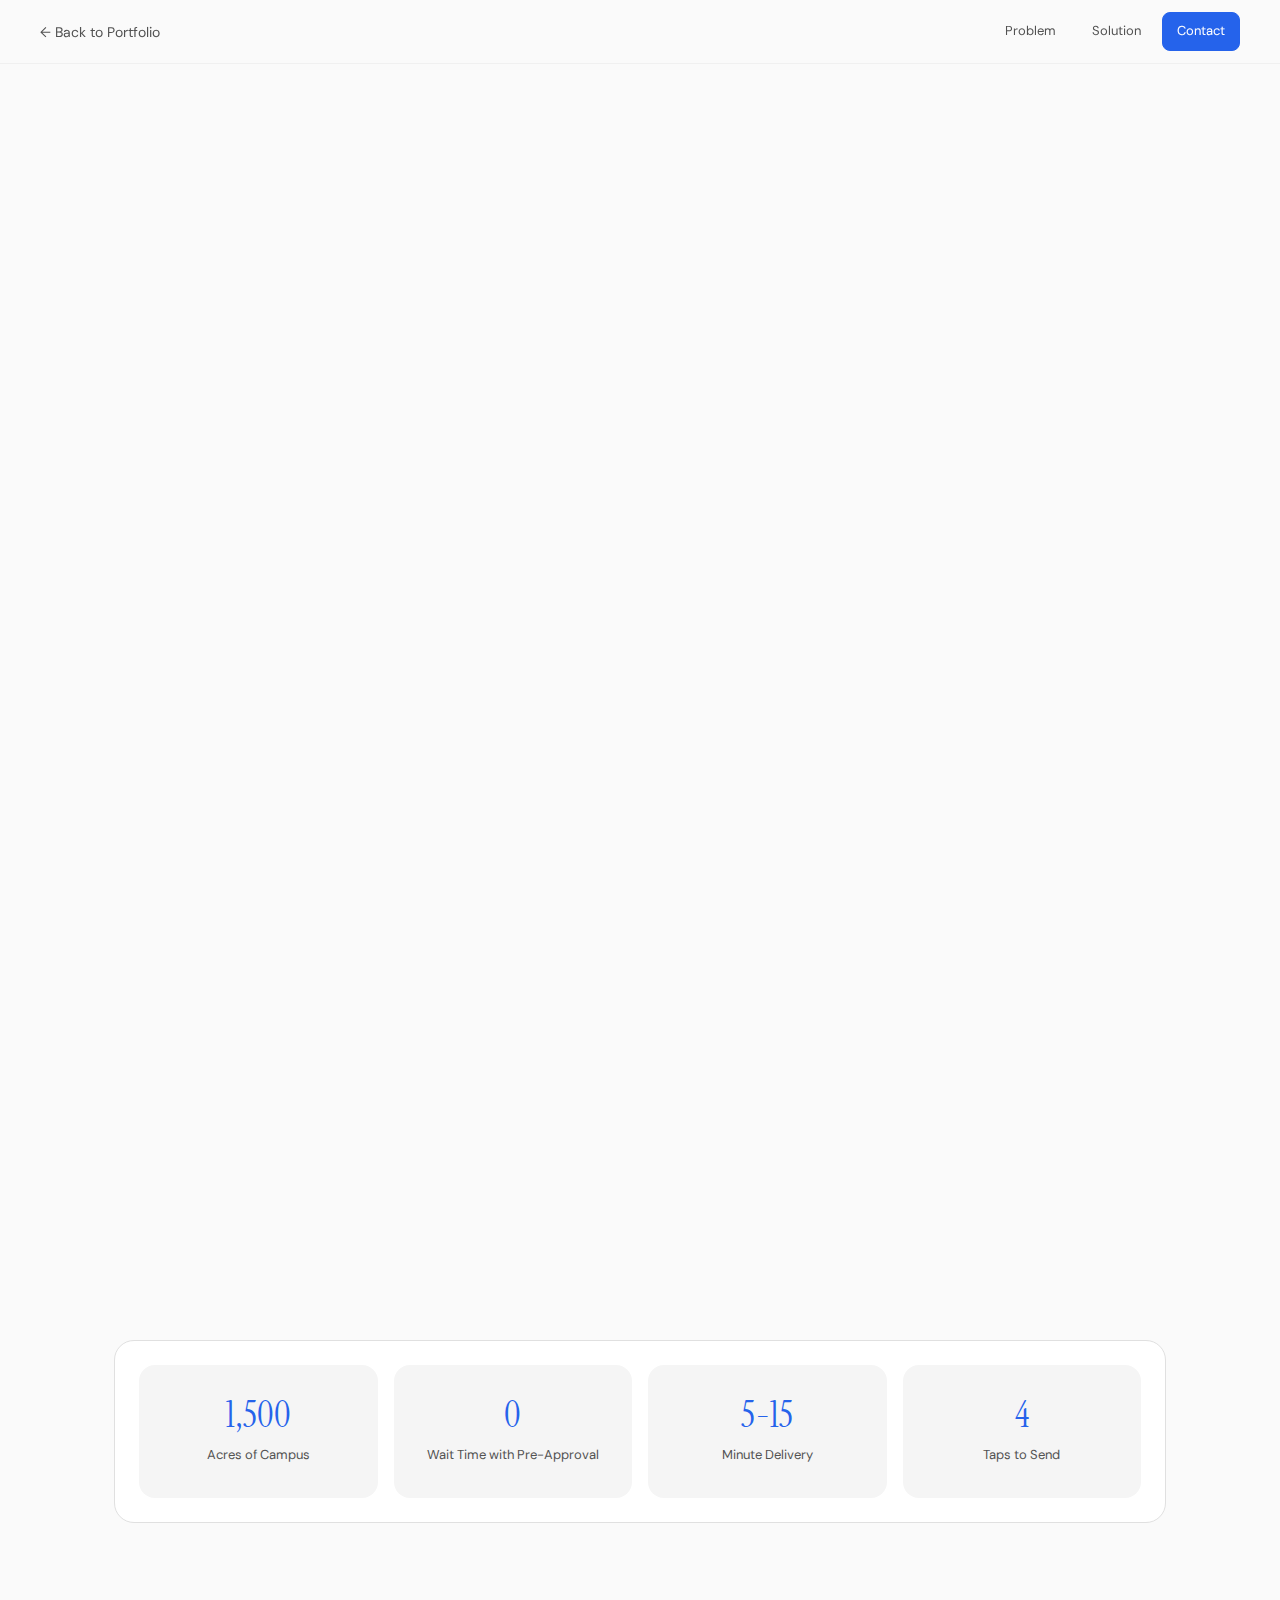
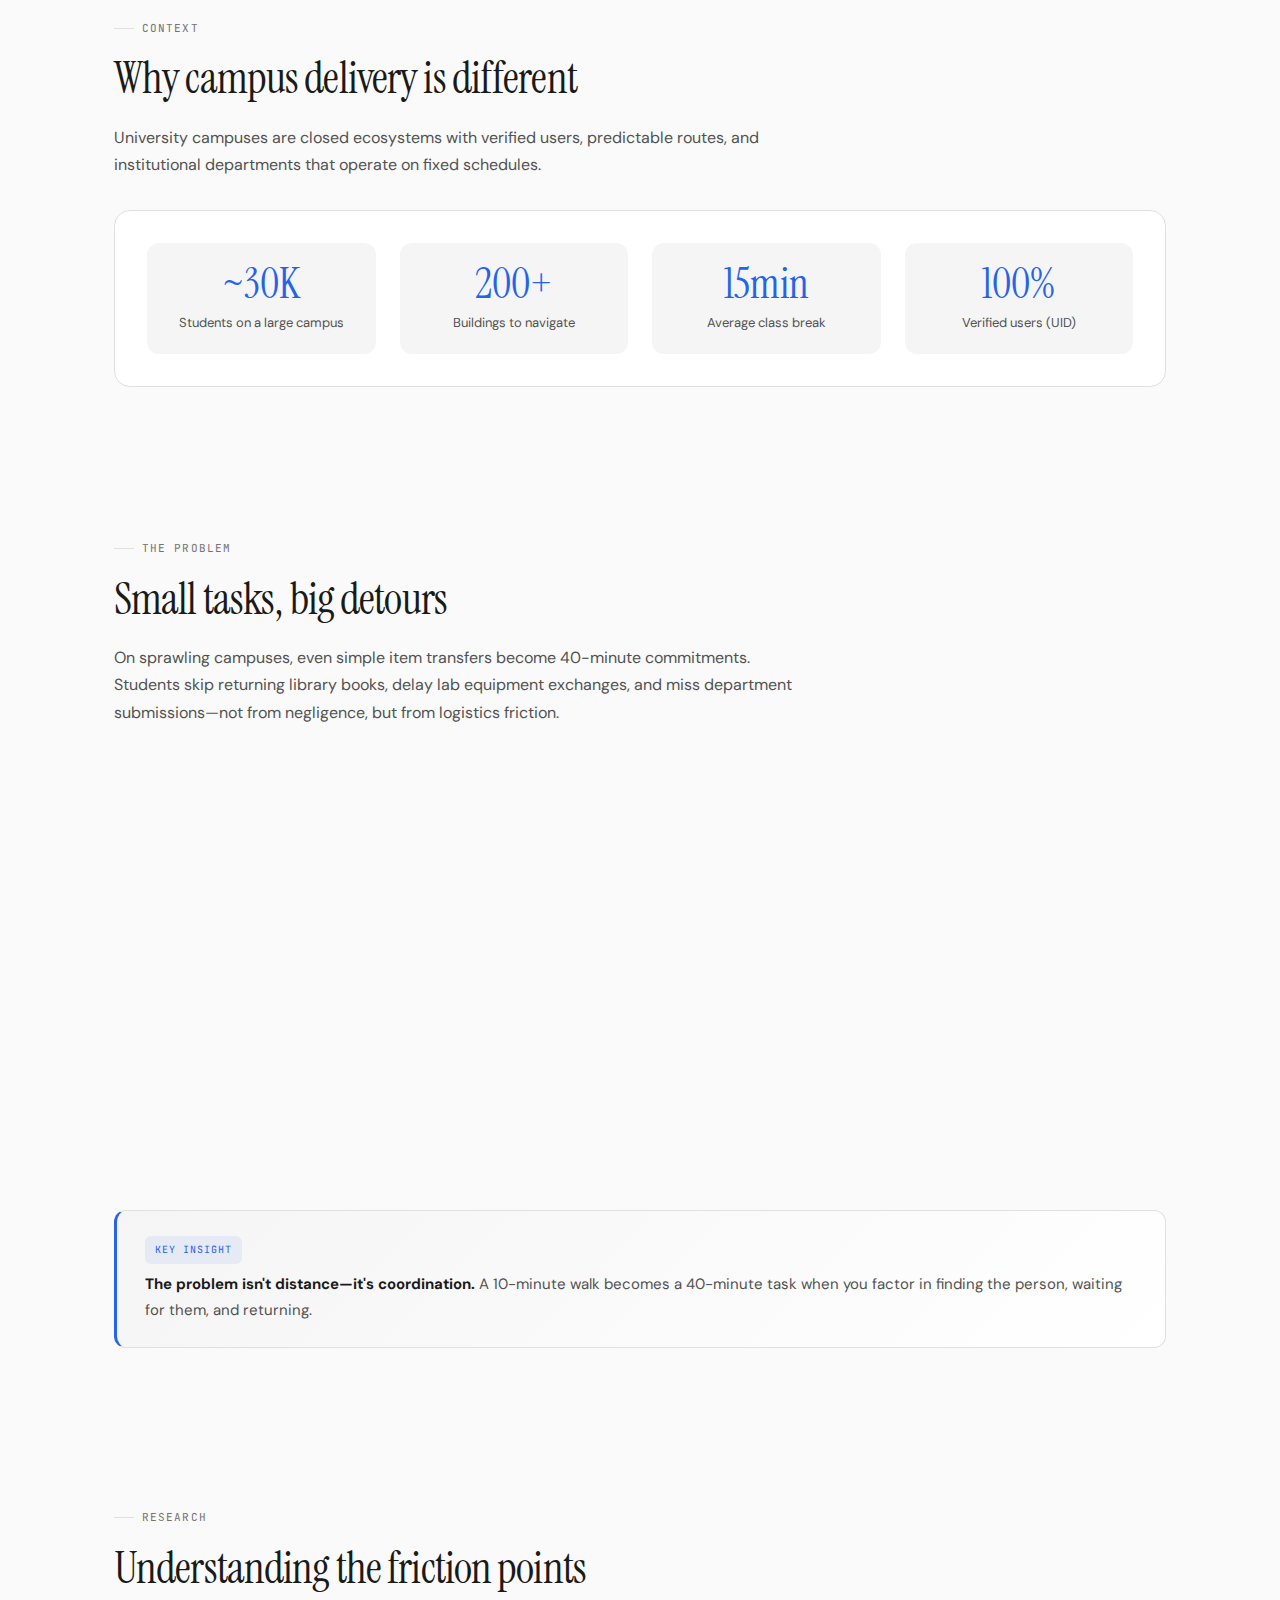
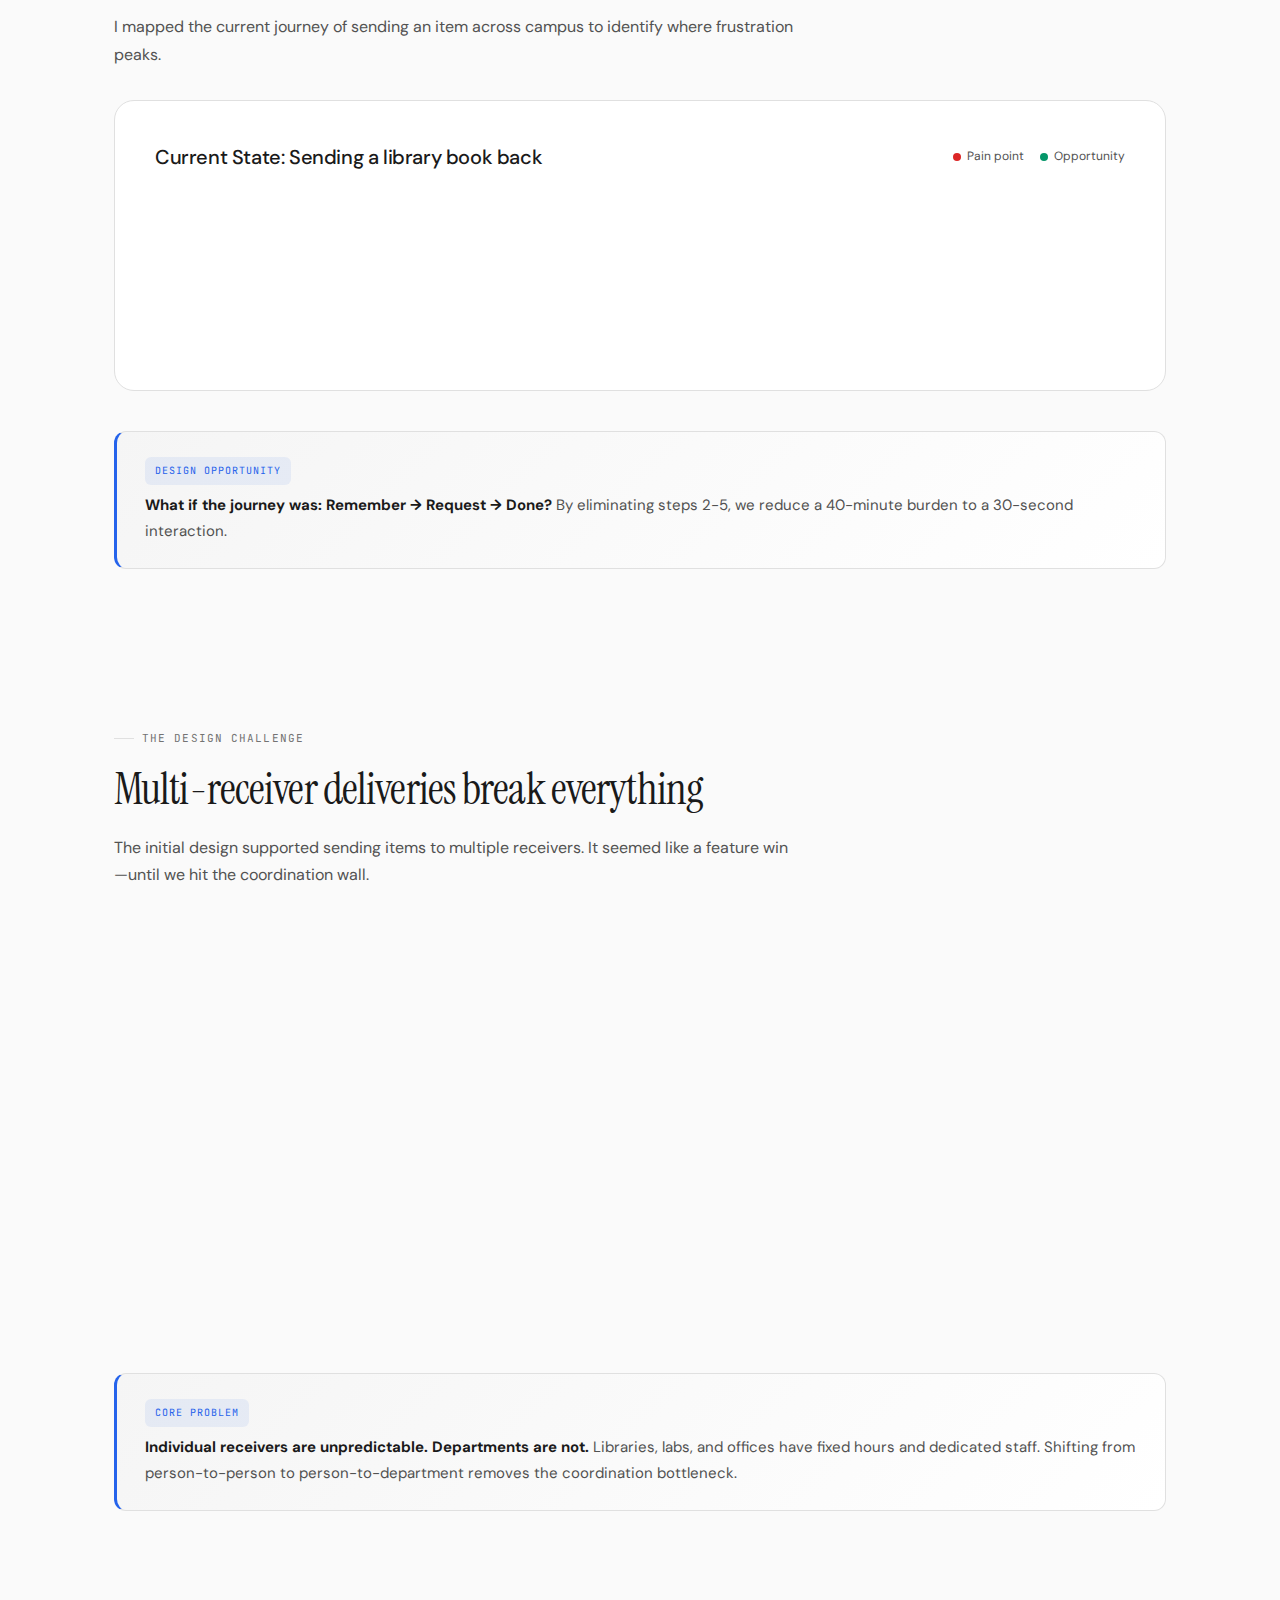
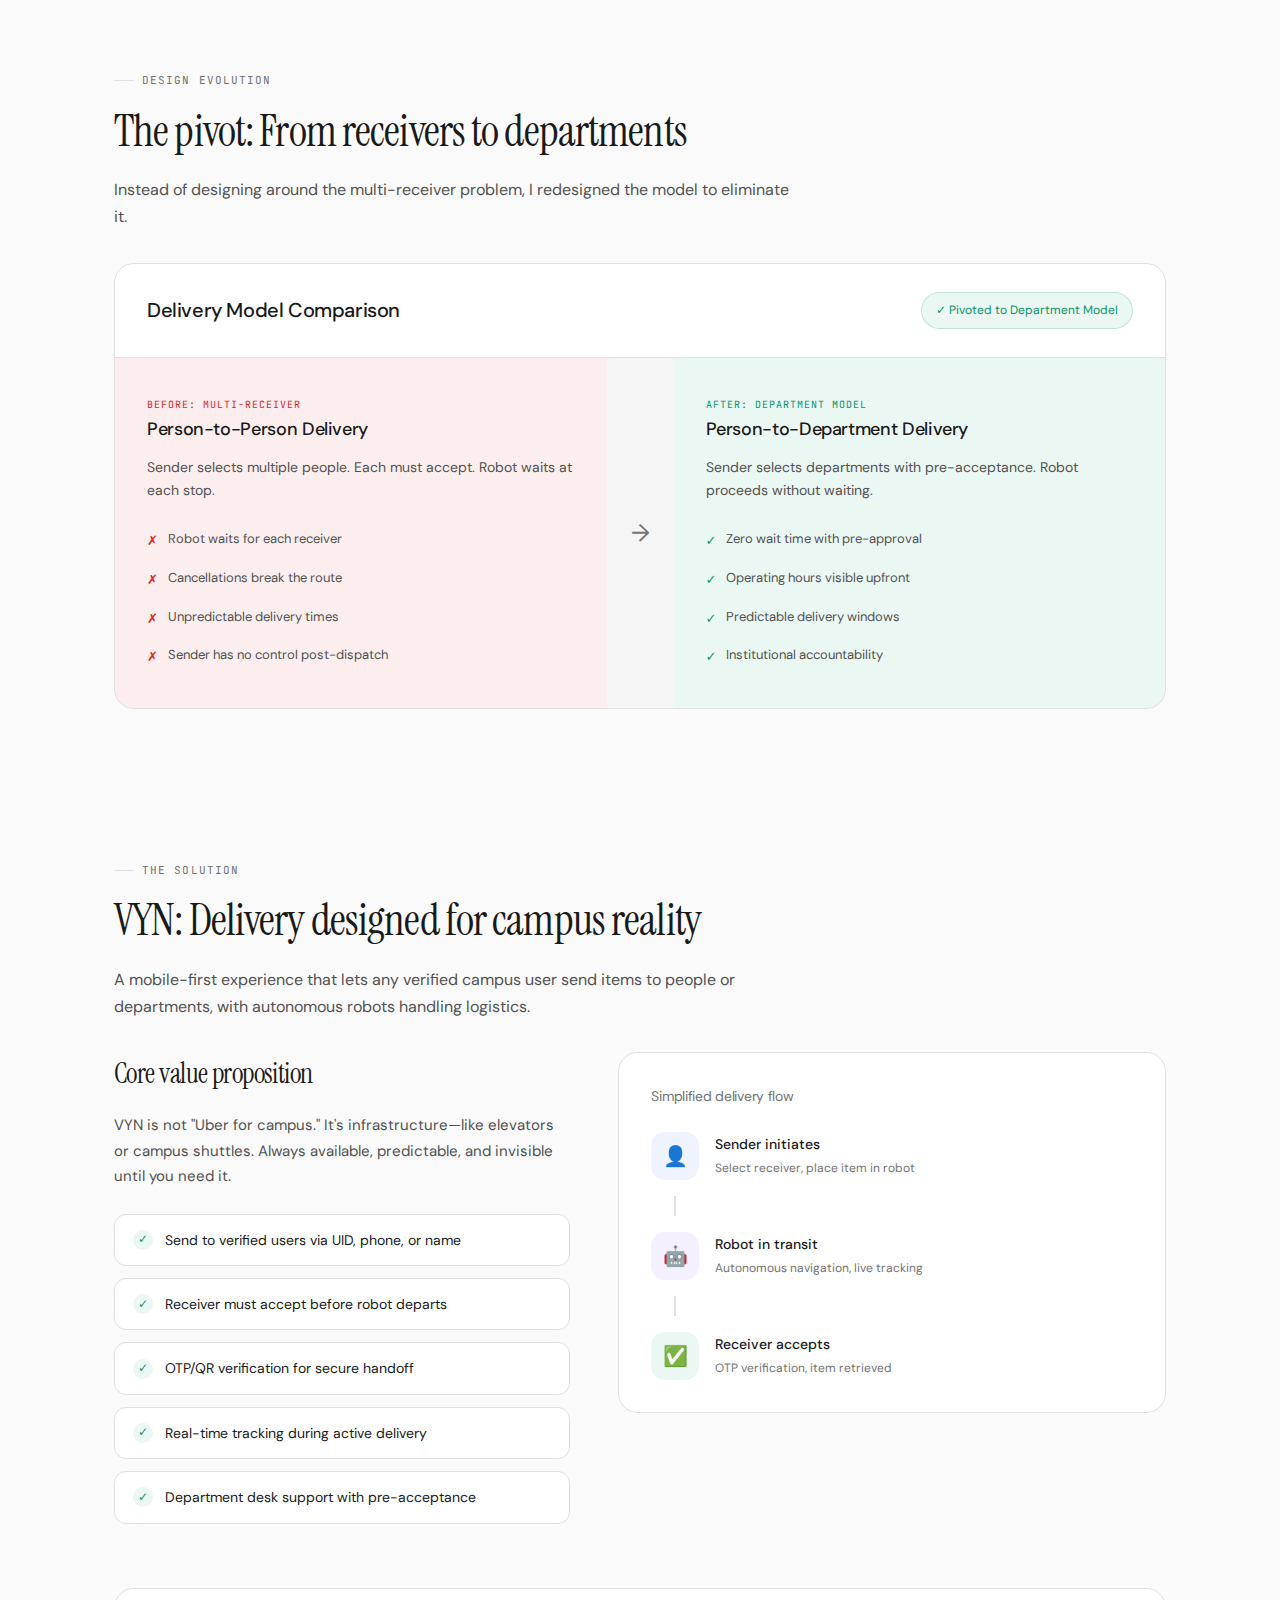
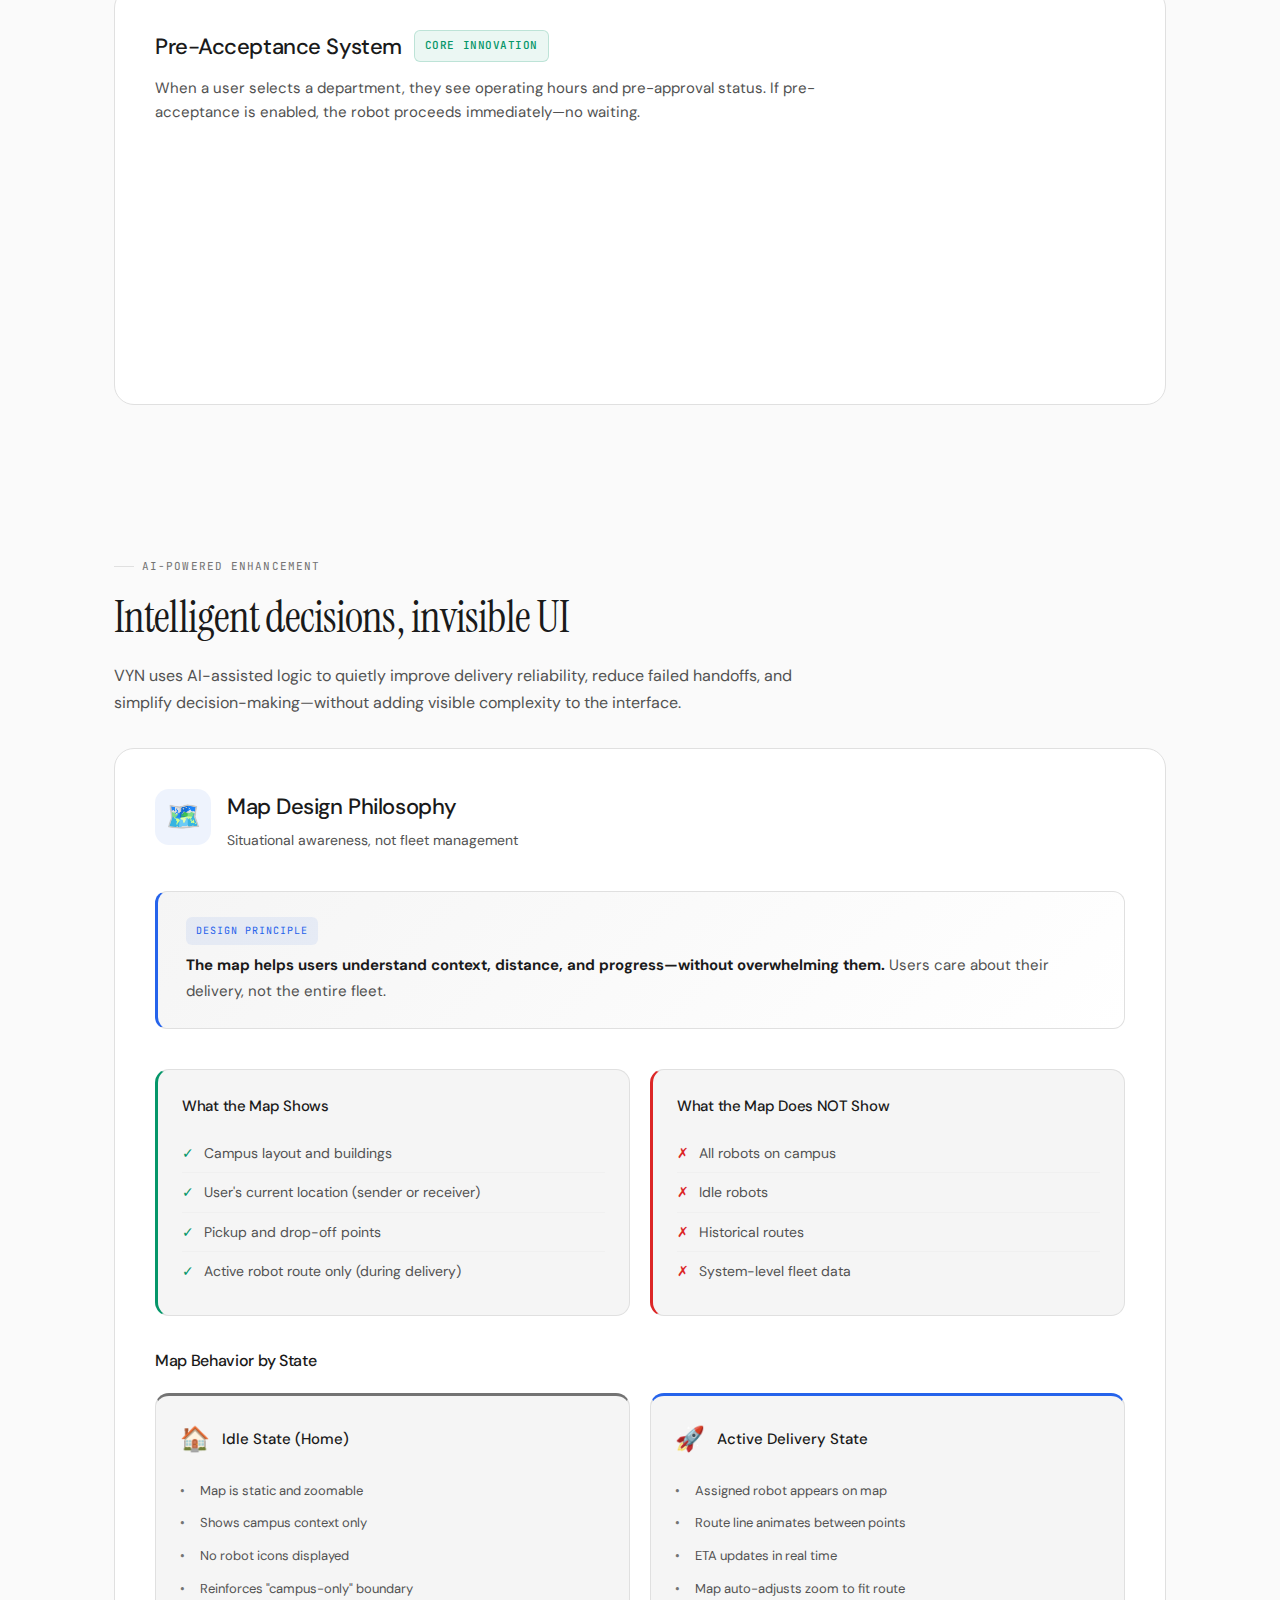
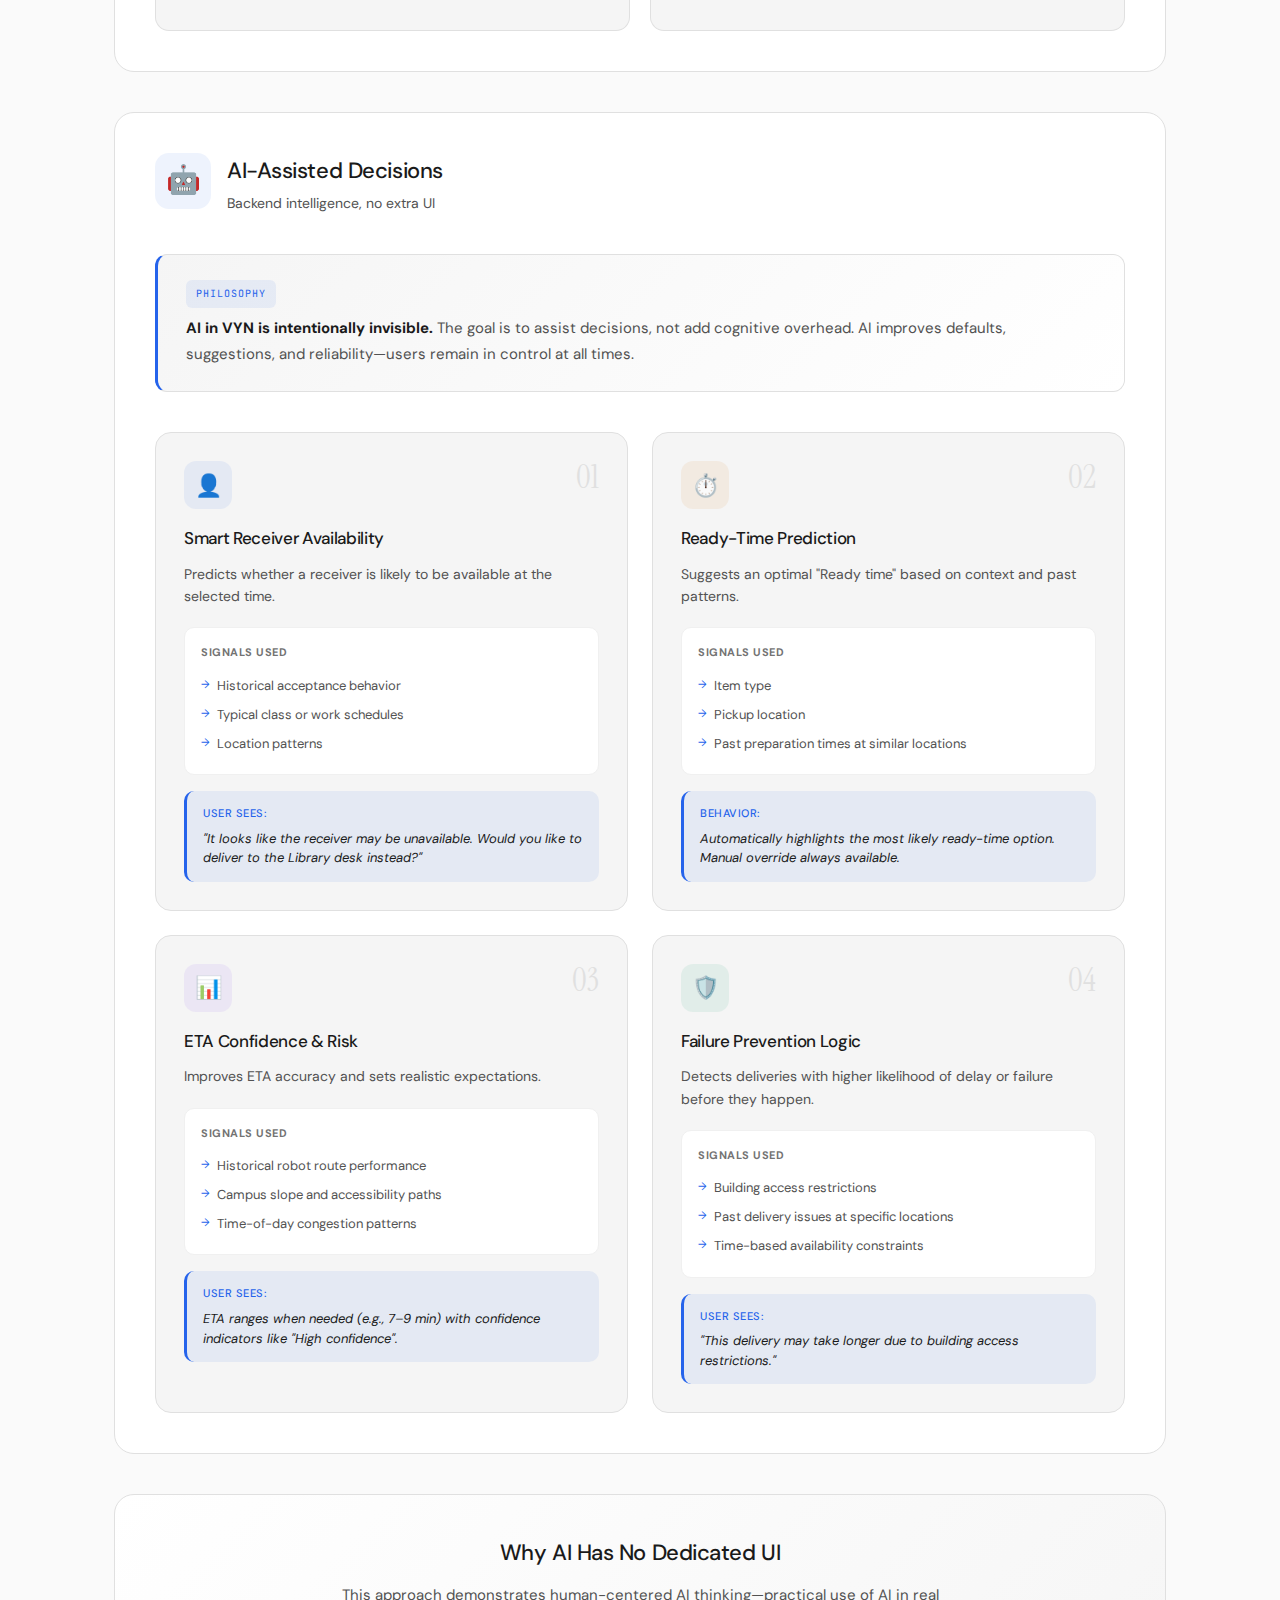
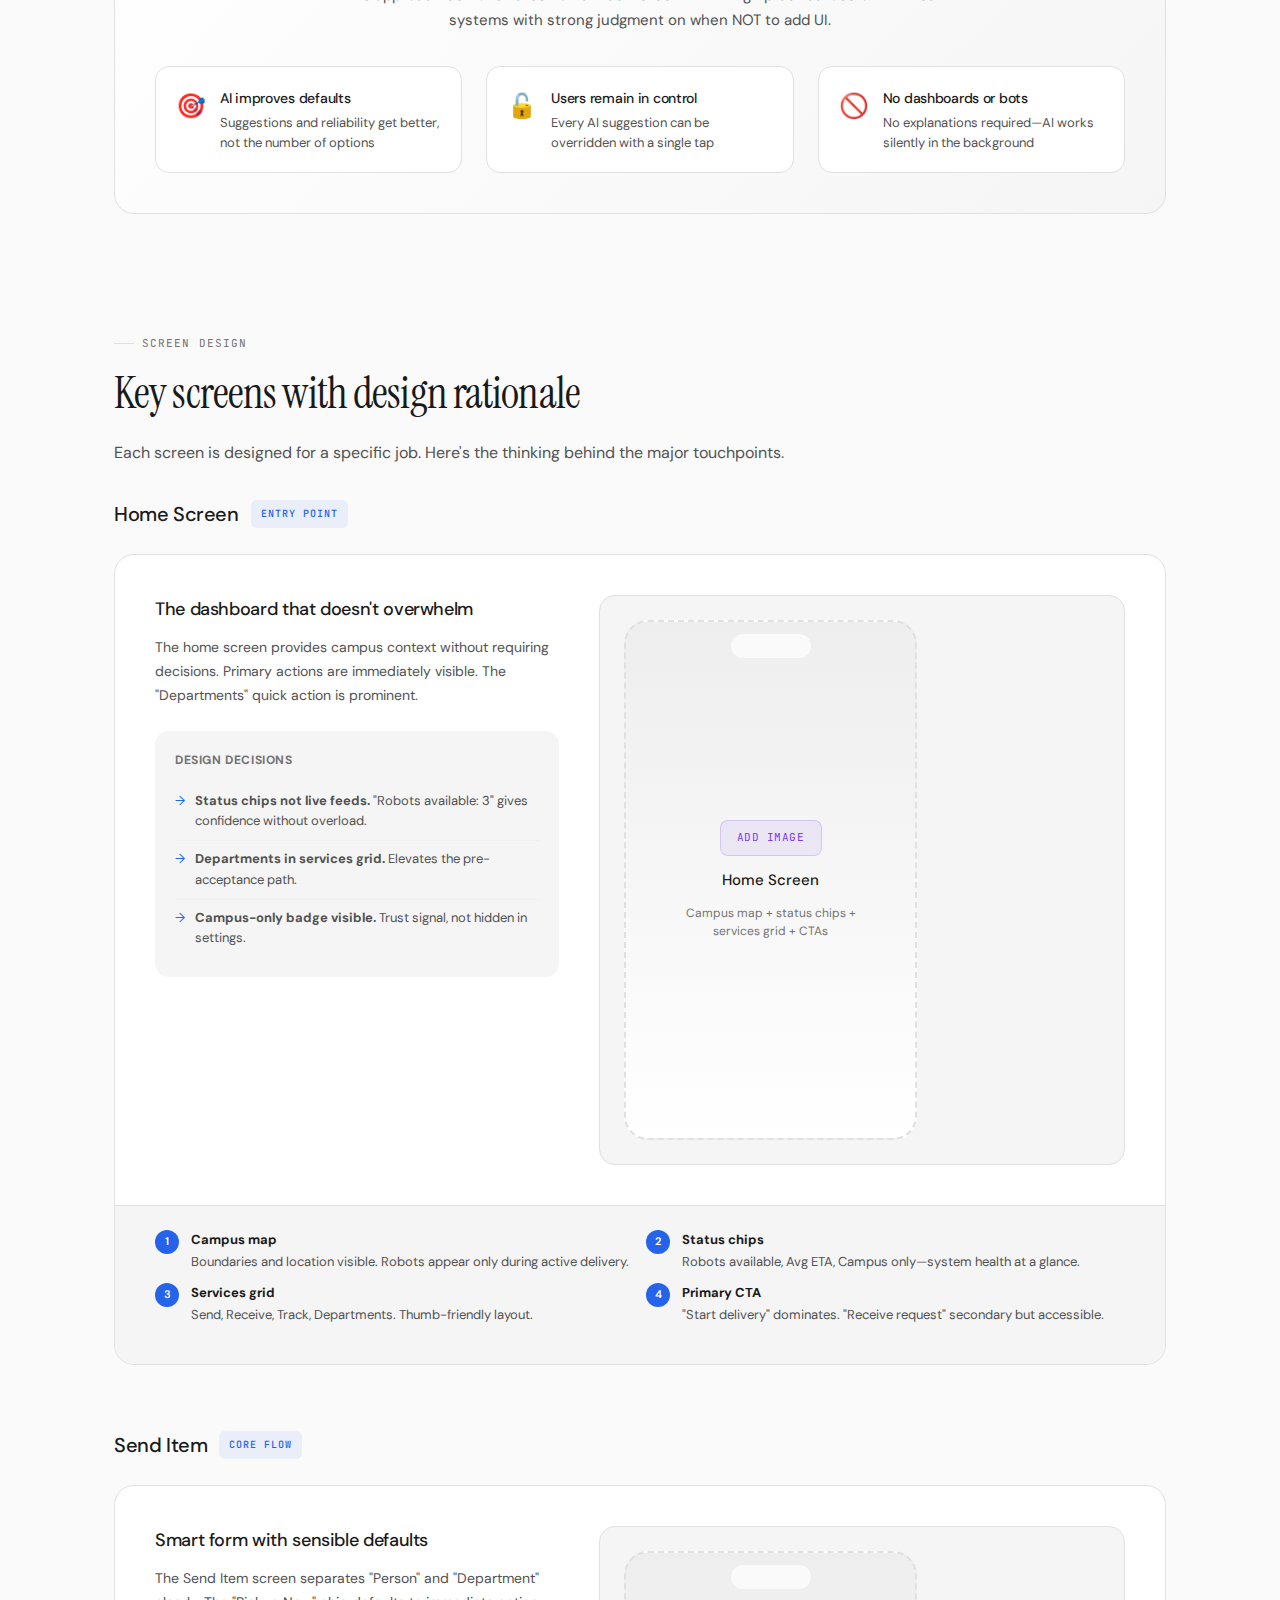
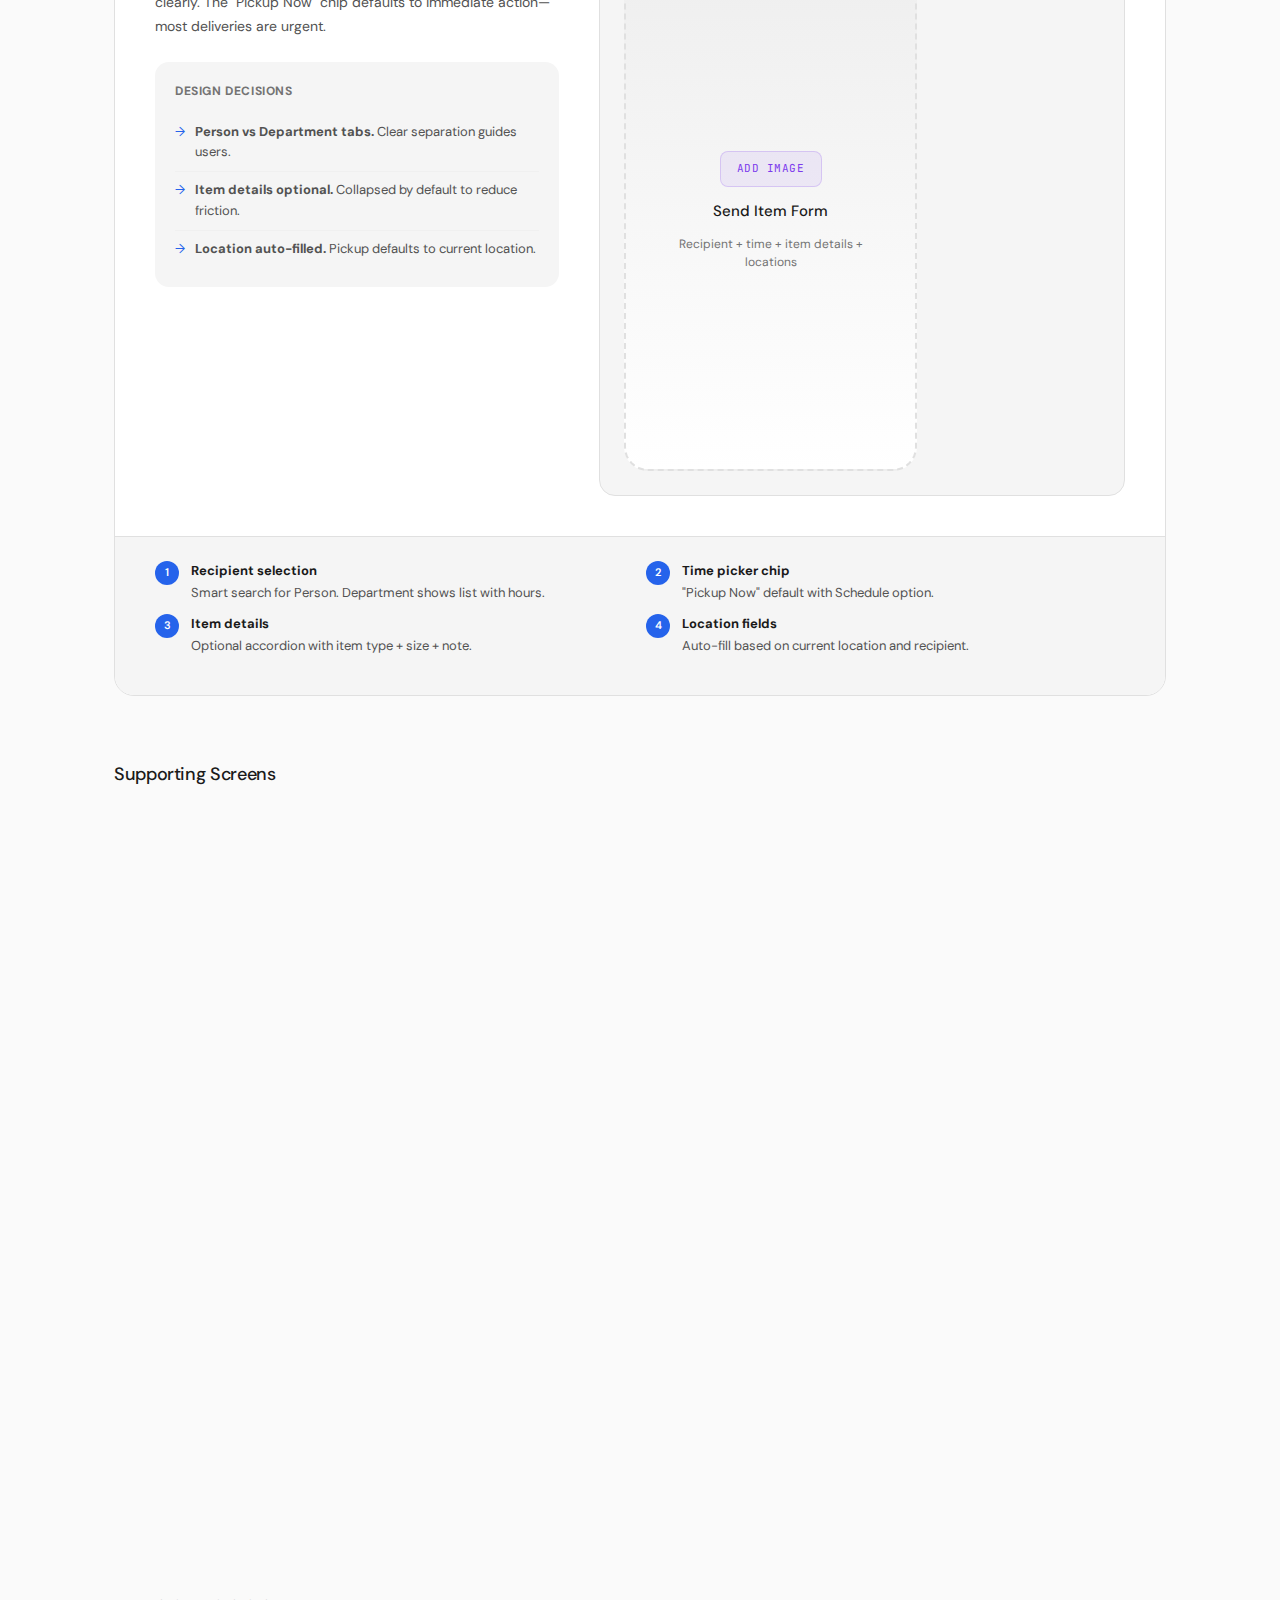
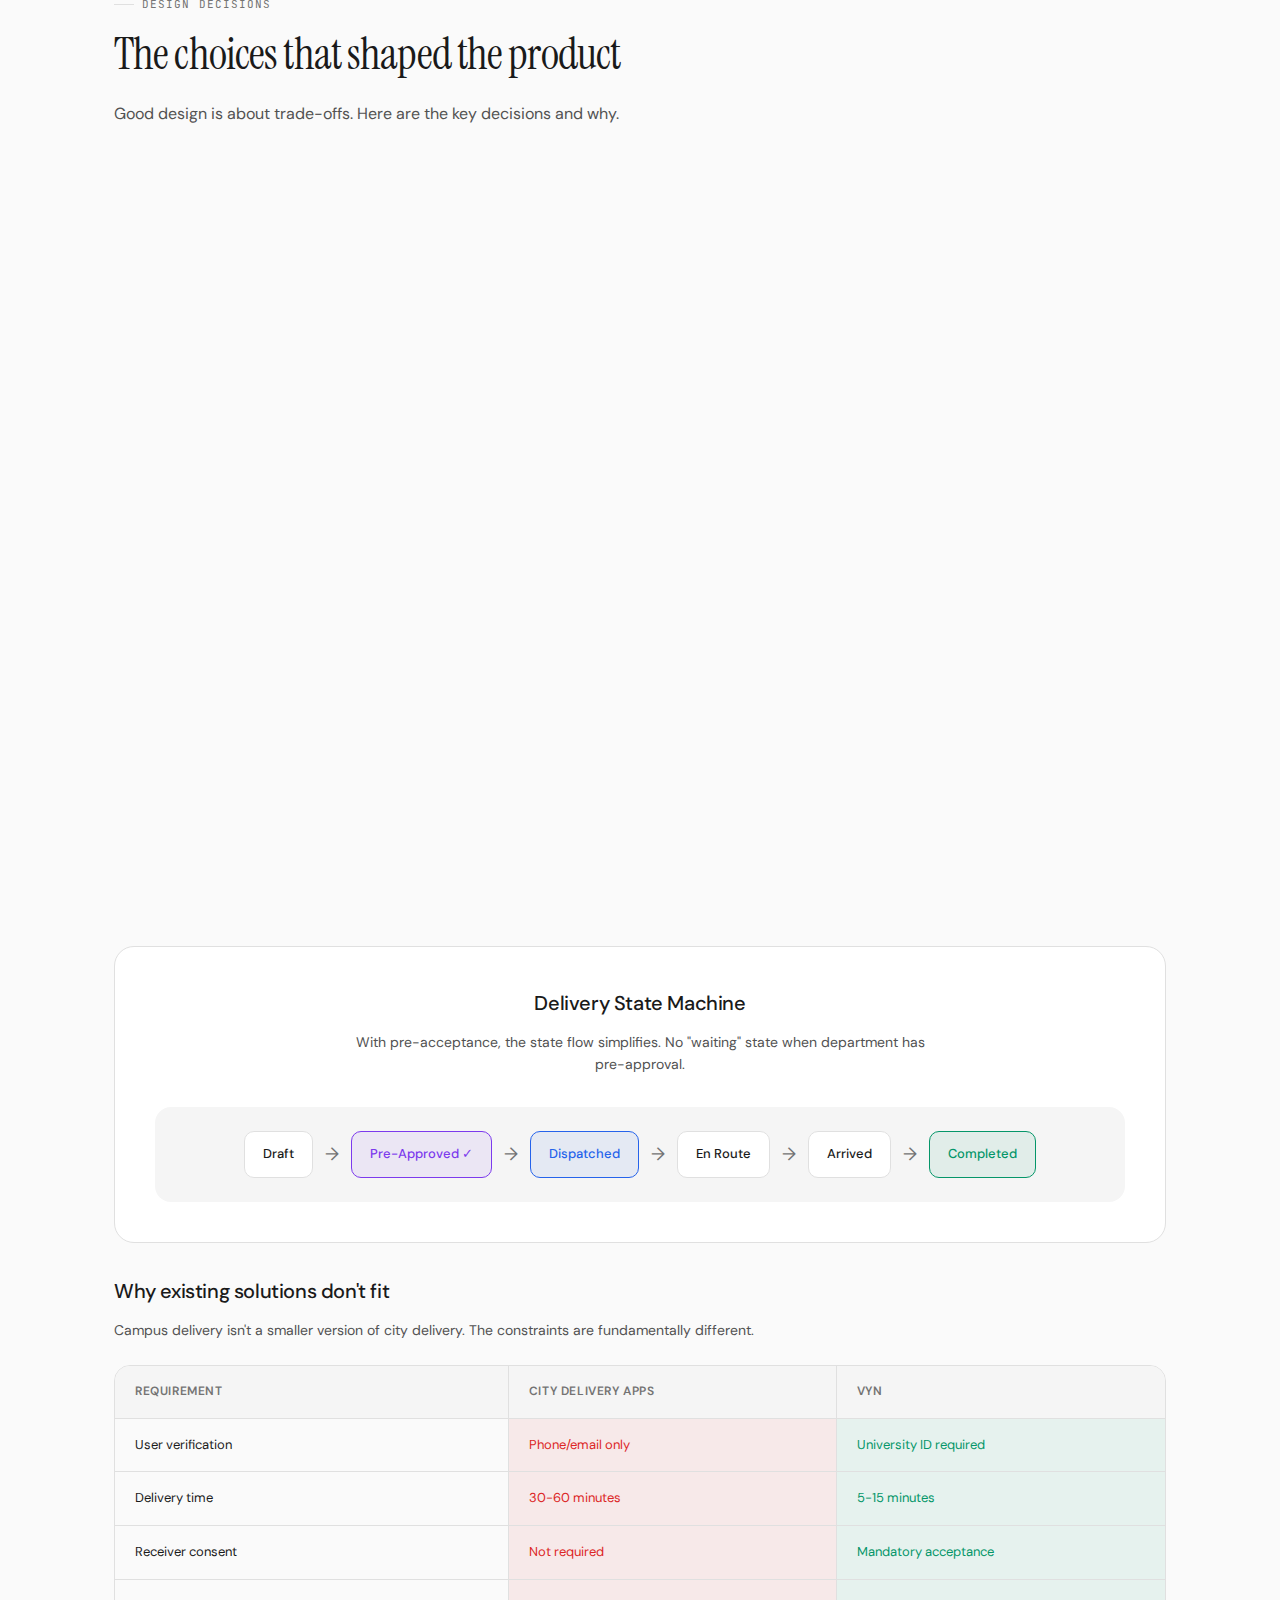
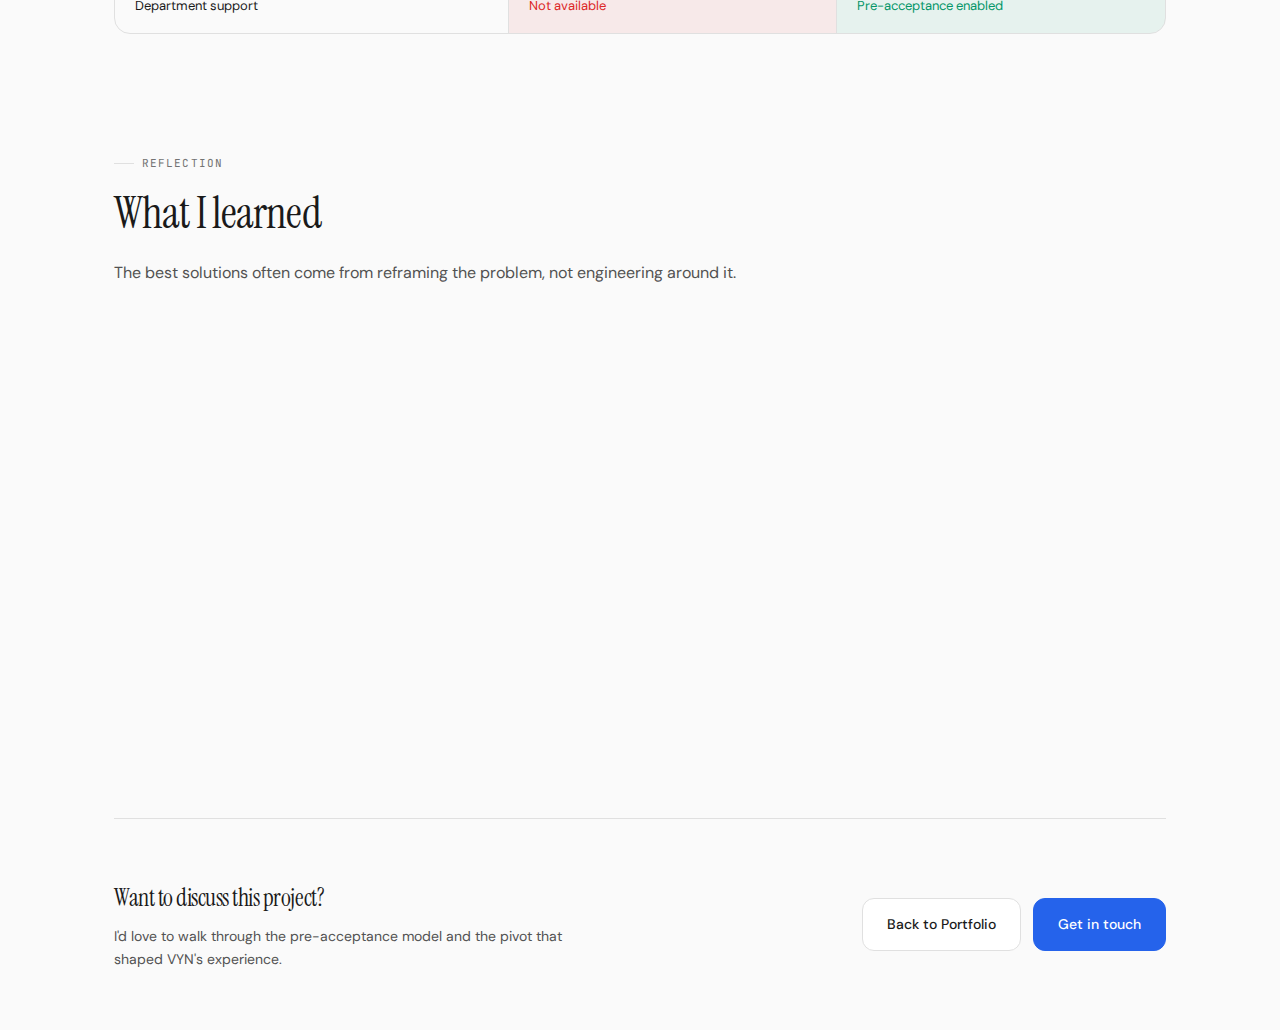
<file: projects/vyn.html>
<!DOCTYPE html>
<html lang="en">
<head>
  <meta charset="UTF-8">
  <meta name="viewport" content="width=device-width, initial-scale=1.0">
  <title>VYN — Campus Delivery Reimagined | Ajith Alphonse</title>
  <link rel="preconnect" href="https://fonts.googleapis.com">
  <link rel="preconnect" href="https://fonts.gstatic.com" crossorigin>
  <link href="https://fonts.googleapis.com/css2?family=Instrument+Serif:ital@0;1&family=DM+Sans:opsz,wght@9..40,300;9..40,400;9..40,500;9..40,600&family=JetBrains+Mono:wght@400;500&display=swap" rel="stylesheet">
  <link rel="stylesheet" href="vyn.css">
</head>
<body>
  <!-- Floating Side Navigation -->
  <aside class="side-nav" id="sideNav">
    <div class="side-nav-inner">
      <a href="#hero" class="side-nav-item active" data-section="hero">Overview</a>
      <a href="#context" class="side-nav-item" data-section="context">Context</a>
      <a href="#problem" class="side-nav-item" data-section="problem">Problem</a>
      <a href="#research" class="side-nav-item" data-section="research">Research</a>
      <a href="#challenge" class="side-nav-item" data-section="challenge">Challenge</a>
      <a href="#evolution" class="side-nav-item" data-section="evolution">Evolution</a>
      <a href="#solution" class="side-nav-item" data-section="solution">Solution</a>
      <a href="#ai-enhancement" class="side-nav-item" data-section="ai-enhancement">Map & AI</a>
      <a href="#screens" class="side-nav-item" data-section="screens">Screens</a>
      <a href="#decisions" class="side-nav-item" data-section="decisions">Decisions</a>
      <a href="#learnings" class="side-nav-item" data-section="learnings">Learnings</a>
    </div>
  </aside>

  <!-- Navigation -->
  <nav>
    <div class="inner">
      <div class="nav-brand">
        <a href="../index.html" class="back-link">← Back to Portfolio</a>
      </div>
      <div class="nav-links">
        <a href="#problem" class="nav-link">Problem</a>
        <a href="#solution" class="nav-link">Solution</a>
        <a href="#contact" class="nav-link primary">Contact</a>
      </div>
    </div>
  </nav>

  <div class="container">

    <!-- Hero -->
    <section class="hero" id="hero">
      <div class="hero-eyebrow animate-in">
        <span class="dot"></span>
        <span>Case Study • Product Design</span>
      </div>
      
      <h1 class="animate-in delay-1">
        VYN — <em>Rethinking</em><br>
        Campus Delivery
      </h1>
      
      <p class="hero-subtitle animate-in delay-2">
        How I solved the multi-receiver acceptance problem in autonomous delivery by pivoting to department-based pre-approval—eliminating robot wait times and delivery friction.
      </p>
      
      <div class="hero-meta animate-in delay-3">
        <div class="meta-item">
          <span class="label">Role</span>
          <span class="value">Product Designer</span>
        </div>
        <div class="meta-item">
          <span class="label">Platform</span>
          <span class="value">iOS Mobile</span>
        </div>
        <div class="meta-item">
          <span class="label">Duration</span>
          <span class="value">8 Weeks</span>
        </div>
        <div class="meta-item">
          <span class="label">Focus</span>
          <span class="value">AI Product Design, UX Research, UI Design</span>
        </div>
      </div>

      <!-- Hero Visual -->
      <div class="hero-visual animate-in delay-4">
        <img src="../assets/vyn-tumbnail.avif" alt="VYN Campus Delivery Map" class="hero-image">
      </div>
    </section>

    <!-- Quick Stats -->
    <div class="quick-stats">
      <div class="quick-stat">
        <div class="value">1,500</div>
        <div class="label">Acres of Campus</div>
      </div>
      <div class="quick-stat">
        <div class="value">0</div>
        <div class="label">Wait Time with Pre-Approval</div>
      </div>
      <div class="quick-stat">
        <div class="value">5-15</div>
        <div class="label">Minute Delivery</div>
      </div>
      <div class="quick-stat">
        <div class="value">4</div>
        <div class="label">Taps to Send</div>
      </div>
    </div>

    <!-- Context -->
    <section id="context">
      <span class="section-label">Context</span>
      <h2 class="section-title">Why campus delivery is different</h2>
      <p class="section-desc">
        University campuses are closed ecosystems with verified users, predictable routes, and institutional departments that operate on fixed schedules.
      </p>

      <div class="context-card">
        <div class="context-stats">
          <div class="stat">
            <div class="stat-value">~30K</div>
            <div class="stat-label">Students on a large campus</div>
          </div>
          <div class="stat">
            <div class="stat-value">200+</div>
            <div class="stat-label">Buildings to navigate</div>
          </div>
          <div class="stat">
            <div class="stat-value">15min</div>
            <div class="stat-label">Average class break</div>
          </div>
          <div class="stat">
            <div class="stat-value">100%</div>
            <div class="stat-label">Verified users (UID)</div>
          </div>
        </div>
      </div>
    </section>

    <!-- Problem: General -->
    <section id="problem">
      <span class="section-label">The Problem</span>
      <h2 class="section-title">Small tasks, big detours</h2>
      <p class="section-desc">
        On sprawling campuses, even simple item transfers become 40-minute commitments. Students skip returning library books, delay lab equipment exchanges, and miss department submissions—not from negligence, but from logistics friction.
      </p>

      <div class="problem-grid">
        <div class="problem-card">
          <div class="icon">⏰</div>
          <h4>Time Scarcity</h4>
          <p>10-minute breaks between classes can't absorb 20-minute walks. Students choose between punctuality and completing tasks.</p>
        </div>
        <div class="problem-card">
          <div class="icon">🔒</div>
          <h4>Trust Barriers</h4>
          <p>External delivery services don't understand campus verification. Students won't leave valuables with unknown couriers.</p>
        </div>
        <div class="problem-card">
          <div class="icon">📍</div>
          <h4>Location Complexity</h4>
          <p>Building names, room numbers, and department codes create confusion. "Meet me at the library" has 6 possible interpretations.</p>
        </div>
        <div class="problem-card">
          <div class="icon">🤝</div>
          <h4>Coordination Overhead</h4>
          <p>Sender and receiver must align schedules for handoff. Asynchronous delivery eliminates this friction entirely.</p>
        </div>
      </div>

      <div class="insight-banner">
        <span class="tag">Key Insight</span>
        <p>
          <strong>The problem isn't distance—it's coordination.</strong> A 10-minute walk becomes a 40-minute task when you factor in finding the person, waiting for them, and returning.
        </p>
      </div>
    </section>

    <!-- User Journey -->
    <section id="research">
      <span class="section-label">Research</span>
      <h2 class="section-title">Understanding the friction points</h2>
      <p class="section-desc">
        I mapped the current journey of sending an item across campus to identify where frustration peaks.
      </p>

      <div class="journey-container">
        <div class="journey-header">
          <h3>Current State: Sending a library book back</h3>
          <div class="journey-legend">
            <span><span class="dot pain"></span> Pain point</span>
            <span><span class="dot gain"></span> Opportunity</span>
          </div>
        </div>

        <div class="journey-steps">
          <div class="journey-step">
            <span class="num">01</span>
            <h5>Remember the task</h5>
            <span class="pain">Easy to forget</span>
          </div>
          <div class="journey-step">
            <span class="num">02</span>
            <h5>Check schedule</h5>
            <span class="pain">No free windows</span>
          </div>
          <div class="journey-step">
            <span class="num">03</span>
            <h5>Walk to library</h5>
            <span class="pain">20+ min detour</span>
          </div>
          <div class="journey-step">
            <span class="num">04</span>
            <h5>Find drop desk</h5>
            <span class="pain">Multiple floors</span>
          </div>
          <div class="journey-step">
            <span class="num">05</span>
            <h5>Return & continue</h5>
            <span class="pain">Running late</span>
          </div>
        </div>
      </div>

      <div class="insight-banner">
        <span class="tag">Design Opportunity</span>
        <p>
          <strong>What if the journey was: Remember → Request → Done?</strong> By eliminating steps 2-5, we reduce a 40-minute burden to a 30-second interaction.
        </p>
      </div>
    </section>

    <!-- Problem: Multi-Receiver -->
    <section id="challenge">
      <span class="section-label">The Design Challenge</span>
      <h2 class="section-title">Multi-receiver deliveries break everything</h2>
      <p class="section-desc">
        The initial design supported sending items to multiple receivers. It seemed like a feature win—until we hit the coordination wall.
      </p>

      <div class="problem-grid">
        <div class="problem-card">
          <div class="icon">⏳</div>
          <h4>Sequential Acceptance</h4>
          <p>Each receiver must accept before the robot proceeds. One delayed acceptance blocks the entire delivery chain.</p>
        </div>
        <div class="problem-card">
          <div class="icon">🚫</div>
          <h4>Sudden Cancellations</h4>
          <p>A receiver canceling mid-route forces complex rerouting logic. The robot might be closer to receiver #3 but waiting for #2.</p>
        </div>
        <div class="problem-card">
          <div class="icon">🤖</div>
          <h4>Robot Idle Time</h4>
          <p>Robots waiting for acceptance can't serve other requests. One unresponsive receiver reduces fleet efficiency.</p>
        </div>
        <div class="problem-card">
          <div class="icon">😤</div>
          <h4>Sender Frustration</h4>
          <p>Senders have no control after dispatch. They watch the tracking screen, hoping each receiver responds.</p>
        </div>
      </div>

      <div class="insight-banner">
        <span class="tag">Core Problem</span>
        <p>
          <strong>Individual receivers are unpredictable. Departments are not.</strong> 
          Libraries, labs, and offices have fixed hours and dedicated staff. Shifting from person-to-person to person-to-department removes the coordination bottleneck.
        </p>
      </div>
    </section>

    <!-- Evolution -->
    <section id="evolution">
      <span class="section-label">Design Evolution</span>
      <h2 class="section-title">The pivot: From receivers to departments</h2>
      <p class="section-desc">
        Instead of designing around the multi-receiver problem, I redesigned the model to eliminate it.
      </p>

      <div class="evolution-container">
        <div class="evolution-header">
          <h3>Delivery Model Comparison</h3>
          <span class="evolution-badge">✓ Pivoted to Department Model</span>
        </div>

        <div class="evolution-content">
          <div class="evolution-before">
            <span class="evolution-label">Before: Multi-Receiver</span>
            <h4 class="evolution-title">Person-to-Person Delivery</h4>
            <p class="evolution-desc">Sender selects multiple people. Each must accept. Robot waits at each stop.</p>
            <ul class="evolution-list">
              <li><span class="bullet">✗</span> Robot waits for each receiver</li>
              <li><span class="bullet">✗</span> Cancellations break the route</li>
              <li><span class="bullet">✗</span> Unpredictable delivery times</li>
              <li><span class="bullet">✗</span> Sender has no control post-dispatch</li>
            </ul>
          </div>

          <div class="evolution-arrow">→</div>

          <div class="evolution-after">
            <span class="evolution-label">After: Department Model</span>
            <h4 class="evolution-title">Person-to-Department Delivery</h4>
            <p class="evolution-desc">Sender selects departments with pre-acceptance. Robot proceeds without waiting.</p>
            <ul class="evolution-list">
              <li><span class="bullet">✓</span> Zero wait time with pre-approval</li>
              <li><span class="bullet">✓</span> Operating hours visible upfront</li>
              <li><span class="bullet">✓</span> Predictable delivery windows</li>
              <li><span class="bullet">✓</span> Institutional accountability</li>
            </ul>
          </div>
        </div>
      </div>
    </section>

    <!-- Solution -->
    <section id="solution">
      <span class="section-label">The Solution</span>
      <h2 class="section-title">VYN: Delivery designed for campus reality</h2>
      <p class="section-desc">
        A mobile-first experience that lets any verified campus user send items to people or departments, with autonomous robots handling logistics.
      </p>

      <div class="solution-overview">
        <div class="solution-text">
          <h3>Core value proposition</h3>
          <p>
            VYN is not "Uber for campus." It's infrastructure—like elevators or campus shuttles. Always available, predictable, and invisible until you need it.
          </p>
          
          <div class="solution-features">
            <div class="feature-row">
              <span class="check">✓</span>
              <span>Send to verified users via UID, phone, or name</span>
            </div>
            <div class="feature-row">
              <span class="check">✓</span>
              <span>Receiver must accept before robot departs</span>
            </div>
            <div class="feature-row">
              <span class="check">✓</span>
              <span>OTP/QR verification for secure handoff</span>
            </div>
            <div class="feature-row">
              <span class="check">✓</span>
              <span>Real-time tracking during active delivery</span>
            </div>
            <div class="feature-row">
              <span class="check">✓</span>
              <span>Department desk support with pre-acceptance</span>
            </div>
          </div>
        </div>

        <div class="solution-diagram">
          <h4>Simplified delivery flow</h4>
          <div class="flow-visual">
            <div class="flow-node">
              <div class="flow-icon sender">👤</div>
              <div class="flow-content">
                <h5>Sender initiates</h5>
                <p>Select receiver, place item in robot</p>
              </div>
            </div>
            <div class="flow-connector"></div>
            <div class="flow-node">
              <div class="flow-icon robot">🤖</div>
              <div class="flow-content">
                <h5>Robot in transit</h5>
                <p>Autonomous navigation, live tracking</p>
              </div>
            </div>
            <div class="flow-connector"></div>
            <div class="flow-node">
              <div class="flow-icon receiver">✅</div>
              <div class="flow-content">
                <h5>Receiver accepts</h5>
                <p>OTP verification, item retrieved</p>
              </div>
            </div>
          </div>
        </div>
      </div>

      <!-- Department Pre-Acceptance -->
      <div class="dept-solution">
        <div class="dept-solution-header">
          <h3>Pre-Acceptance System <span class="badge">Core Innovation</span></h3>
          <p>
            When a user selects a department, they see operating hours and pre-approval status. If pre-acceptance is enabled, the robot proceeds immediately—no waiting.
          </p>
        </div>

        <div class="dept-features">
          <div class="dept-feature">
            <div class="icon">🕐</div>
            <h4>Operating Hours Display</h4>
            <p>Each department shows open/close times. Users can only send during operating hours, preventing failed deliveries.</p>
          </div>
          <div class="dept-feature">
            <div class="icon">✅</div>
            <h4>Pre-Approval Badge</h4>
            <p>Departments with pre-acceptance show a badge. Sender knows instantly: "This delivery won't wait."</p>
          </div>
          <div class="dept-feature">
            <div class="icon">🏢</div>
            <h4>Multi-Department Selection</h4>
            <p>Select multiple departments for batch delivery. The robot follows an optimized route without stops.</p>
          </div>
        </div>
      </div>
    </section>

    <!-- Map & AI Enhancement -->
    <section id="ai-enhancement">
      <span class="section-label">AI-Powered Enhancement</span>
      <h2 class="section-title">Intelligent decisions, invisible UI</h2>
      <p class="section-desc">
        VYN uses AI-assisted logic to quietly improve delivery reliability, reduce failed handoffs, and simplify decision-making—without adding visible complexity to the interface.
      </p>

      <!-- Map Design Section -->
      <div class="ai-section-block">
        <div class="ai-section-header">
          <div class="ai-icon-badge">🗺️</div>
          <div>
            <h3>Map Design Philosophy</h3>
            <p class="ai-section-subtitle">Situational awareness, not fleet management</p>
          </div>
        </div>

        <div class="insight-banner">
          <span class="tag">Design Principle</span>
          <p>
            <strong>The map helps users understand context, distance, and progress—without overwhelming them.</strong> Users care about their delivery, not the entire fleet.
          </p>
        </div>

        <div class="map-comparison">
          <div class="map-col shows">
            <h4>What the Map Shows</h4>
            <ul class="map-list positive">
              <li><span class="bullet">✓</span> Campus layout and buildings</li>
              <li><span class="bullet">✓</span> User's current location (sender or receiver)</li>
              <li><span class="bullet">✓</span> Pickup and drop-off points</li>
              <li><span class="bullet">✓</span> Active robot route only (during delivery)</li>
            </ul>
          </div>
          <div class="map-col hides">
            <h4>What the Map Does NOT Show</h4>
            <ul class="map-list negative">
              <li><span class="bullet">✗</span> All robots on campus</li>
              <li><span class="bullet">✗</span> Idle robots</li>
              <li><span class="bullet">✗</span> Historical routes</li>
              <li><span class="bullet">✗</span> System-level fleet data</li>
            </ul>
          </div>
        </div>

        <div class="map-states">
          <h4>Map Behavior by State</h4>
          <div class="state-cards">
            <div class="state-card idle">
              <div class="state-card-header">
                <span class="state-icon">🏠</span>
                <h5>Idle State (Home)</h5>
              </div>
              <ul>
                <li>Map is static and zoomable</li>
                <li>Shows campus context only</li>
                <li>No robot icons displayed</li>
                <li>Reinforces "campus-only" boundary</li>
              </ul>
            </div>
            <div class="state-card active">
              <div class="state-card-header">
                <span class="state-icon">🚀</span>
                <h5>Active Delivery State</h5>
              </div>
              <ul>
                <li>Assigned robot appears on map</li>
                <li>Route line animates between points</li>
                <li>ETA updates in real time</li>
                <li>Map auto-adjusts zoom to fit route</li>
              </ul>
            </div>
          </div>
        </div>
      </div>

      <!-- AI Decisions Section -->
      <div class="ai-section-block">
        <div class="ai-section-header">
          <div class="ai-icon-badge">🤖</div>
          <div>
            <h3>AI-Assisted Decisions</h3>
            <p class="ai-section-subtitle">Backend intelligence, no extra UI</p>
          </div>
        </div>

        <div class="insight-banner">
          <span class="tag">Philosophy</span>
          <p>
            <strong>AI in VYN is intentionally invisible.</strong> The goal is to assist decisions, not add cognitive overhead. AI improves defaults, suggestions, and reliability—users remain in control at all times.
          </p>
        </div>

        <div class="ai-features-grid">
          <!-- Feature 1 -->
          <div class="ai-feature-card">
            <div class="ai-feature-header">
              <div class="ai-feature-icon availability">👤</div>
              <div class="ai-feature-number">01</div>
            </div>
            <h4>Smart Receiver Availability</h4>
            <p class="ai-feature-desc">Predicts whether a receiver is likely to be available at the selected time.</p>
            
            <div class="ai-signals">
              <h5>Signals Used</h5>
              <ul>
                <li>Historical acceptance behavior</li>
                <li>Typical class or work schedules</li>
                <li>Location patterns</li>
              </ul>
            </div>
            
            <div class="ai-example">
              <span class="ai-example-label">User sees:</span>
              <p>"It looks like the receiver may be unavailable. Would you like to deliver to the Library desk instead?"</p>
            </div>
          </div>

          <!-- Feature 2 -->
          <div class="ai-feature-card">
            <div class="ai-feature-header">
              <div class="ai-feature-icon time">⏱️</div>
              <div class="ai-feature-number">02</div>
            </div>
            <h4>Ready-Time Prediction</h4>
            <p class="ai-feature-desc">Suggests an optimal "Ready time" based on context and past patterns.</p>
            
            <div class="ai-signals">
              <h5>Signals Used</h5>
              <ul>
                <li>Item type</li>
                <li>Pickup location</li>
                <li>Past preparation times at similar locations</li>
              </ul>
            </div>
            
            <div class="ai-example">
              <span class="ai-example-label">Behavior:</span>
              <p>Automatically highlights the most likely ready-time option. Manual override always available.</p>
            </div>
          </div>

          <!-- Feature 3 -->
          <div class="ai-feature-card">
            <div class="ai-feature-header">
              <div class="ai-feature-icon eta">📊</div>
              <div class="ai-feature-number">03</div>
            </div>
            <h4>ETA Confidence & Risk</h4>
            <p class="ai-feature-desc">Improves ETA accuracy and sets realistic expectations.</p>
            
            <div class="ai-signals">
              <h5>Signals Used</h5>
              <ul>
                <li>Historical robot route performance</li>
                <li>Campus slope and accessibility paths</li>
                <li>Time-of-day congestion patterns</li>
              </ul>
            </div>
            
            <div class="ai-example">
              <span class="ai-example-label">User sees:</span>
              <p>ETA ranges when needed (e.g., 7–9 min) with confidence indicators like "High confidence".</p>
            </div>
          </div>

          <!-- Feature 4 -->
          <div class="ai-feature-card">
            <div class="ai-feature-header">
              <div class="ai-feature-icon prevention">🛡️</div>
              <div class="ai-feature-number">04</div>
            </div>
            <h4>Failure Prevention Logic</h4>
            <p class="ai-feature-desc">Detects deliveries with higher likelihood of delay or failure before they happen.</p>
            
            <div class="ai-signals">
              <h5>Signals Used</h5>
              <ul>
                <li>Building access restrictions</li>
                <li>Past delivery issues at specific locations</li>
                <li>Time-based availability constraints</li>
              </ul>
            </div>
            
            <div class="ai-example">
              <span class="ai-example-label">User sees:</span>
              <p>"This delivery may take longer due to building access restrictions."</p>
            </div>
          </div>
        </div>
      </div>

      <!-- AI Philosophy Summary -->
      <div class="ai-philosophy">
        <h3>Why AI Has No Dedicated UI</h3>
        <p class="philosophy-intro">This approach demonstrates human-centered AI thinking—practical use of AI in real systems with strong judgment on when NOT to add UI.</p>
        
        <div class="philosophy-points">
          <div class="philosophy-point">
            <span class="philosophy-icon">🎯</span>
            <div>
              <h4>AI improves defaults</h4>
              <p>Suggestions and reliability get better, not the number of options</p>
            </div>
          </div>
          <div class="philosophy-point">
            <span class="philosophy-icon">🔓</span>
            <div>
              <h4>Users remain in control</h4>
              <p>Every AI suggestion can be overridden with a single tap</p>
            </div>
          </div>
          <div class="philosophy-point">
            <span class="philosophy-icon">🚫</span>
            <div>
              <h4>No dashboards or bots</h4>
              <p>No explanations required—AI works silently in the background</p>
            </div>
          </div>
        </div>
      </div>
    </section>

    <!-- Screen Showcases -->
    <section id="screens">
      <span class="section-label">Screen Design</span>
      <h2 class="section-title">Key screens with design rationale</h2>
      <p class="section-desc">
        Each screen is designed for a specific job. Here's the thinking behind the major touchpoints.
      </p>

      <!-- Home Screen -->
      <div class="screen-showcase">
        <div class="screen-showcase-header">
          <h3>Home Screen <span class="tag">Entry Point</span></h3>
        </div>
        
        <div class="screen-container">
          <div class="screen-main">
            <div class="screen-info">
              <h4>The dashboard that doesn't overwhelm</h4>
              <p>
                The home screen provides campus context without requiring decisions. Primary actions are immediately visible. The "Departments" quick action is prominent.
              </p>
              
              <div class="design-rationale">
                <h5>Design decisions</h5>
                <ul class="rationale-list">
                  <li><span class="bullet">→</span> <span><strong>Status chips not live feeds.</strong> "Robots available: 3" gives confidence without overload.</span></li>
                  <li><span class="bullet">→</span> <span><strong>Departments in services grid.</strong> Elevates the pre-acceptance path.</span></li>
                  <li><span class="bullet">→</span> <span><strong>Campus-only badge visible.</strong> Trust signal, not hidden in settings.</span></li>
                </ul>
              </div>
            </div>
            
            <div class="screen-visual">
              <div class="screen-placeholder">
                <div class="phone-notch"></div>
                <div class="content-hint">
                  <span class="media-tag">Add Image</span>
                  <span class="screen-name">Home Screen</span>
                  <span class="screen-desc">Campus map + status chips + services grid + CTAs</span>
                </div>
              </div>
            </div>
          </div>
          
          <div class="screen-annotations">
            <div class="annotation">
              <span class="annotation-num">1</span>
              <div class="annotation-text"><strong>Campus map</strong> Boundaries and location visible. Robots appear only during active delivery.</div>
            </div>
            <div class="annotation">
              <span class="annotation-num">2</span>
              <div class="annotation-text"><strong>Status chips</strong> Robots available, Avg ETA, Campus only—system health at a glance.</div>
            </div>
            <div class="annotation">
              <span class="annotation-num">3</span>
              <div class="annotation-text"><strong>Services grid</strong> Send, Receive, Track, Departments. Thumb-friendly layout.</div>
            </div>
            <div class="annotation">
              <span class="annotation-num">4</span>
              <div class="annotation-text"><strong>Primary CTA</strong> "Start delivery" dominates. "Receive request" secondary but accessible.</div>
            </div>
          </div>
        </div>
      </div>

      <!-- Send Item Screen -->
      <div class="screen-showcase">
        <div class="screen-showcase-header">
          <h3>Send Item <span class="tag">Core Flow</span></h3>
        </div>
        
        <div class="screen-container">
          <div class="screen-main">
            <div class="screen-info">
              <h4>Smart form with sensible defaults</h4>
              <p>
                The Send Item screen separates "Person" and "Department" clearly. The "Pickup Now" chip defaults to immediate action—most deliveries are urgent.
              </p>
              
              <div class="design-rationale">
                <h5>Design decisions</h5>
                <ul class="rationale-list">
                  <li><span class="bullet">→</span> <span><strong>Person vs Department tabs.</strong> Clear separation guides users.</span></li>
                  <li><span class="bullet">→</span> <span><strong>Item details optional.</strong> Collapsed by default to reduce friction.</span></li>
                  <li><span class="bullet">→</span> <span><strong>Location auto-filled.</strong> Pickup defaults to current location.</span></li>
                </ul>
              </div>
            </div>
            
            <div class="screen-visual">
              <div class="screen-placeholder">
                <div class="phone-notch"></div>
                <div class="content-hint">
                  <span class="media-tag">Add Image</span>
                  <span class="screen-name">Send Item Form</span>
                  <span class="screen-desc">Recipient + time + item details + locations</span>
                </div>
              </div>
            </div>
          </div>
          
          <div class="screen-annotations">
            <div class="annotation">
              <span class="annotation-num">1</span>
              <div class="annotation-text"><strong>Recipient selection</strong> Smart search for Person. Department shows list with hours.</div>
            </div>
            <div class="annotation">
              <span class="annotation-num">2</span>
              <div class="annotation-text"><strong>Time picker chip</strong> "Pickup Now" default with Schedule option.</div>
            </div>
            <div class="annotation">
              <span class="annotation-num">3</span>
              <div class="annotation-text"><strong>Item details</strong> Optional accordion with item type + size + note.</div>
            </div>
            <div class="annotation">
              <span class="annotation-num">4</span>
              <div class="annotation-text"><strong>Location fields</strong> Auto-fill based on current location and recipient.</div>
            </div>
          </div>
        </div>
      </div>

      <!-- Supporting Screens -->
      <h3 class="sub-section-title">Supporting Screens</h3>
      
      <div class="multi-screen-row">
        <div class="mini-screen-card">
          <div class="mini-screen-visual">
            <span class="media-tag">Add Image</span>
            <span class="screen-name">Location Picker</span>
          </div>
          <div class="mini-screen-info">
            <h5>Where's it going?</h5>
            <p>Saved places + recent locations + search. Distance indicators for quick selection.</p>
          </div>
        </div>

        <div class="mini-screen-card">
          <div class="mini-screen-visual">
            <span class="media-tag">Add Image</span>
            <span class="screen-name">Time Picker</span>
          </div>
          <div class="mini-screen-info">
            <h5>When should we pick up?</h5>
            <p>Preset chips: Now, +5, +10, +20, +30 mins. Schedule bottom sheet for specific times.</p>
          </div>
        </div>

        <div class="mini-screen-card">
          <div class="mini-screen-visual">
            <span class="media-tag">Add Image</span>
            <span class="screen-name">Department Selection</span>
          </div>
          <div class="mini-screen-info">
            <h5>Pre-approval in action</h5>
            <p>List with operating hours, pre-approval badges, distance. Multi-select enabled.</p>
          </div>
        </div>
      </div>
    </section>

    <!-- Key Decisions -->
    <section id="decisions">
      <span class="section-label">Design Decisions</span>
      <h2 class="section-title">The choices that shaped the product</h2>
      <p class="section-desc">Good design is about trade-offs. Here are the key decisions and why.</p>

      <div class="decision-cards">
        <div class="decision-card">
          <div class="decision-header">
            <h4>🔍 Smart search vs. mode selector</h4>
            <span class="outcome">Reduced 3 taps to 0</span>
          </div>
          <div class="decision-body">
            <div class="decision-col before">
              <h5>Before</h5>
              <p>Dropdown to select search type. User had to know what to select before typing.</p>
            </div>
            <div class="decision-col after">
              <h5>After</h5>
              <p>Single input field with real-time type detection. System recognizes pattern automatically.</p>
            </div>
          </div>
        </div>

        <div class="decision-card">
          <div class="decision-header">
            <h4>🗺️ Fleet view vs. focused tracking</h4>
            <span class="outcome">Reduced cognitive load 60%</span>
          </div>
          <div class="decision-body">
            <div class="decision-col before">
              <h5>Before</h5>
              <p>Map showed all active robots. Users had to identify "their" robot among many.</p>
            </div>
            <div class="decision-col after">
              <h5>After</h5>
              <p>Map shows ONLY the assigned robot during active delivery. Fleet view moved to separate admin view.</p>
            </div>
          </div>
        </div>

        <div class="decision-card">
          <div class="decision-header">
            <h4>🔄 Multi-receiver → Department pivot</h4>
            <span class="outcome">Eliminated wait time</span>
          </div>
          <div class="decision-body">
            <div class="decision-col before">
              <h5>Problem</h5>
              <p>Multi-receiver required each person to accept. One unresponsive receiver blocked the route.</p>
            </div>
            <div class="decision-col after">
              <h5>Solution</h5>
              <p>Departments with pre-acceptance don't require confirmation. Robot proceeds immediately.</p>
            </div>
          </div>
        </div>
      </div>

      <!-- State Machine -->
      <div class="state-section">
        <div class="state-header">
          <h3>Delivery State Machine</h3>
          <p>With pre-acceptance, the state flow simplifies. No "waiting" state when department has pre-approval.</p>
        </div>
        
        <div class="state-flow-container">
          <div class="state-flow">
            <div class="state-node">Draft</div>
            <span class="state-arrow">→</span>
            <div class="state-node dept">Pre-Approved ✓</div>
            <span class="state-arrow">→</span>
            <div class="state-node active">Dispatched</div>
            <span class="state-arrow">→</span>
            <div class="state-node">En Route</div>
            <span class="state-arrow">→</span>
            <div class="state-node">Arrived</div>
            <span class="state-arrow">→</span>
            <div class="state-node success">Completed</div>
          </div>
        </div>
      </div>

      <!-- Comparison Table -->
      <div class="comparison-section">
        <h3>Why existing solutions don't fit</h3>
        <p class="comparison-desc">Campus delivery isn't a smaller version of city delivery. The constraints are fundamentally different.</p>

        <div class="comparison-table">
          <div class="comparison-row header">
            <div class="comparison-cell">Requirement</div>
            <div class="comparison-cell">City Delivery Apps</div>
            <div class="comparison-cell">VYN</div>
          </div>
          <div class="comparison-row">
            <div class="comparison-cell">User verification</div>
            <div class="comparison-cell negative">Phone/email only</div>
            <div class="comparison-cell positive">University ID required</div>
          </div>
          <div class="comparison-row">
            <div class="comparison-cell">Delivery time</div>
            <div class="comparison-cell negative">30-60 minutes</div>
            <div class="comparison-cell positive">5-15 minutes</div>
          </div>
          <div class="comparison-row">
            <div class="comparison-cell">Receiver consent</div>
            <div class="comparison-cell negative">Not required</div>
            <div class="comparison-cell positive">Mandatory acceptance</div>
          </div>
          <div class="comparison-row">
            <div class="comparison-cell">Department support</div>
            <div class="comparison-cell negative">Not available</div>
            <div class="comparison-cell positive">Pre-acceptance enabled</div>
          </div>
        </div>
      </div>
    </section>

    <!-- Learnings -->
    <section id="learnings">
      <span class="section-label">Reflection</span>
      <h2 class="section-title">What I learned</h2>
      <p class="section-desc">
        The best solutions often come from reframing the problem, not engineering around it.
      </p>

      <div class="learnings-grid">
        <div class="learning-card">
          <span class="num">01</span>
          <h4>Pivot, don't patch</h4>
          <p>When multi-receiver created cascading problems, the answer wasn't more complex logic. It was changing the model entirely.</p>
        </div>
        <div class="learning-card">
          <span class="num">02</span>
          <h4>Constraints reveal opportunities</h4>
          <p>Campus-only felt limiting. But it enabled pre-acceptance—something that wouldn't work in an open network.</p>
        </div>
        <div class="learning-card">
          <span class="num">03</span>
          <h4>Institutions > individuals</h4>
          <p>Individual behavior is unpredictable. Institutional behavior is not. Libraries will be open during posted hours.</p>
        </div>
        <div class="learning-card">
          <span class="num">04</span>
          <h4>Show confidence before action</h4>
          <p>The pre-approval badge builds confidence before selection. Users know their delivery won't wait.</p>
        </div>
      </div>
    </section>

    <!-- Footer -->
    <footer id="contact">
      <div class="footer-content">
        <div class="footer-text">
          <h4>Want to discuss this project?</h4>
          <p>I'd love to walk through the pre-acceptance model and the pivot that shaped VYN's experience.</p>
        </div>
        <div class="footer-cta">
          <a href="../index.html" class="footer-btn">Back to Portfolio</a>
          <a href="mailto:ajithalphonse300@gmail.com" class="footer-btn primary">Get in touch</a>
        </div>
      </div>
    </footer>

  </div>

  <script>
    // Smooth scroll
    document.querySelectorAll('a[href^="#"]').forEach(anchor => {
      anchor.addEventListener('click', function (e) {
        e.preventDefault();
        const target = document.querySelector(this.getAttribute('href'));
        if (target) target.scrollIntoView({ behavior: 'smooth', block: 'start' });
      });
    });

    // Side nav active state on scroll
    const sections = document.querySelectorAll('section[id], .hero');
    const navItems = document.querySelectorAll('.side-nav-item');
    
    const observerOptions = {
      root: null,
      rootMargin: '-20% 0px -70% 0px',
      threshold: 0
    };

    const sectionObserver = new IntersectionObserver((entries) => {
      entries.forEach(entry => {
        if (entry.isIntersecting) {
          const id = entry.target.id || 'hero';
          navItems.forEach(item => {
            item.classList.remove('active');
            if (item.dataset.section === id) {
              item.classList.add('active');
            }
          });
        }
      });
    }, observerOptions);

    sections.forEach(section => sectionObserver.observe(section));

    // Animate on scroll
    const animObserver = new IntersectionObserver((entries) => {
      entries.forEach(entry => {
        if (entry.isIntersecting) {
          entry.target.style.opacity = '1';
          entry.target.style.transform = 'translateY(0)';
        }
      });
    }, { threshold: 0.1 });

    document.querySelectorAll('.problem-card, .learning-card, .decision-card, .dept-feature, .mini-screen-card, .journey-step').forEach(el => {
      el.style.opacity = '0';
      el.style.transform = 'translateY(16px)';
      el.style.transition = 'opacity 0.4s ease, transform 0.4s ease';
      animObserver.observe(el);
    });
  </script>
</body>
</html>
</file>
<file: styles.css>
/* ===== CSS Variables ===== */
:root {
    --color-bg: #FAFAFA;
    --color-white: #FFFFFF;
    --color-text-primary: #1A1A1A;
    --color-text-secondary: #666666;
    --color-text-muted: #999999;
    --color-accent: #3730A3;
    --color-accent-light: #E0E7FF;
    --color-border: #E5E5E5;
    --color-border-light: #F0F0F0;
    
    --font-display: 'Playfair Display', Georgia, serif;
    --font-body: 'DM Sans', -apple-system, BlinkMacSystemFont, sans-serif;
    
    --spacing-xs: 4px;
    --spacing-sm: 8px;
    --spacing-md: 16px;
    --spacing-lg: 24px;
    --spacing-xl: 40px;
    --spacing-2xl: 64px;
    --spacing-3xl: 96px;
    
    --radius-sm: 6px;
    --radius-md: 12px;
    --radius-lg: 20px;
    --radius-full: 9999px;
    
    --shadow-sm: 0 1px 2px rgba(0,0,0,0.04);
    --shadow-md: 0 4px 12px rgba(0,0,0,0.06);
    --shadow-lg: 0 8px 30px rgba(0,0,0,0.08);
    
    --transition-fast: 150ms ease;
    --transition-base: 250ms ease;
}

/* ===== Reset & Base ===== */
*, *::before, *::after {
    margin: 0;
    padding: 0;
    box-sizing: border-box;
}

html {
    scroll-behavior: smooth;
}

body {
    font-family: var(--font-body);
    font-size: 16px;
    line-height: 1.6;
    color: var(--color-text-primary);
    background-color: var(--color-bg);
    -webkit-font-smoothing: antialiased;
    -moz-osx-font-smoothing: grayscale;
}

a {
    text-decoration: none;
    color: inherit;
}

img {
    max-width: 100%;
    height: auto;
    display: block;
}

button {
    font-family: inherit;
    cursor: pointer;
    border: none;
    background: none;
}

/* ===== Mobile Warning ===== */
.mobile-warning {
    display: none;
    position: fixed;
    inset: 0;
    background: var(--color-white);
    z-index: 9999;
    justify-content: center;
    align-items: center;
    padding: var(--spacing-xl);
}

.mobile-warning-content {
    text-align: center;
    max-width: 320px;
}

.mobile-icon {
    font-size: 48px;
    margin-bottom: var(--spacing-lg);
}

.mobile-warning h2 {
    font-family: var(--font-display);
    font-size: 24px;
    font-weight: 600;
    margin-bottom: var(--spacing-md);
    color: var(--color-text-primary);
}

.mobile-warning p {
    color: var(--color-text-secondary);
    font-size: 15px;
    line-height: 1.7;
}

@media (max-width: 1024px) {
    .mobile-warning {
        display: flex;
    }
    .desktop-content {
        display: none;
    }
}

/* ===== Layout ===== */
.desktop-content {
    min-height: 100vh;
    display: flex;
    flex-direction: column;
}

.main {
    flex: 1;
    max-width: 1200px;
    margin: 0 auto;
    padding: 0 var(--spacing-xl);
    width: 100%;
}

/* ===== Header & Navigation ===== */
.header {
    position: sticky;
    top: 0;
    background: rgba(250, 250, 250, 0.9);
    backdrop-filter: blur(12px);
    -webkit-backdrop-filter: blur(12px);
    z-index: 100;
    border-bottom: 1px solid var(--color-border-light);
}

.nav {
    max-width: 1200px;
    margin: 0 auto;
    padding: var(--spacing-lg) var(--spacing-xl);
    display: flex;
    align-items: center;
    justify-content: center;
    gap: var(--spacing-md);
}

.nav-avatar {
    width: 48px;
    height: 48px;
    border-radius: var(--radius-full);
    object-fit: cover;
}

.nav-links {
    display: flex;
    align-items: center;
    gap: var(--spacing-sm);
    background: var(--color-white);
    padding: 6px;
    border-radius: var(--radius-full);
    border: 1px solid var(--color-border);
    height: 48px;
}

.nav-link {
    padding: var(--spacing-sm) 22px;
    font-size: 15px;
    font-weight: 500;
    color: var(--color-text-secondary);
    border-radius: var(--radius-full);
    transition: var(--transition-fast);
}

.nav-link:hover {
    color: var(--color-text-primary);
    background: var(--color-border-light);
}

.nav-link.active {
    color: var(--color-text-primary);
    background: var(--color-white);
    box-shadow: var(--shadow-sm);
}

/* ===== Hero Section ===== */
.hero {
    padding: var(--spacing-3xl) 0 var(--spacing-2xl);
}

.hero-content {
    display: grid;
    grid-template-columns: 1fr 400px;
    gap: var(--spacing-2xl);
    align-items: start;
}

.hero-info {
    padding-top: var(--spacing-lg);
}

.hero-name {
    font-family: var(--font-display);
    font-size: 52px;
    font-weight: 600;
    line-height: 1.1;
    color: var(--color-text-primary);
    margin-bottom: var(--spacing-lg);
    letter-spacing: -0.02em;
}

.hero-details {
    display: flex;
    flex-direction: column;
    gap: var(--spacing-sm);
    margin-bottom: var(--spacing-lg);
}

.hero-detail {
    display: flex;
    align-items: center;
    gap: var(--spacing-sm);
    font-size: 15px;
    color: var(--color-text-secondary);
}

.detail-icon {
    font-size: 14px;
}

.hero-badge {
    display: inline-flex;
    padding: var(--spacing-sm) var(--spacing-md);
    background: var(--color-white);
    border: 1px solid var(--color-border);
    border-radius: var(--radius-full);
    font-size: 13px;
    font-weight: 500;
    color: var(--color-text-primary);
}

/* ===== Spline Embed ===== */
.hero-embed {
    position: relative;
    width: 400px;
    height: 450px;
    border-radius: var(--radius-lg);
    overflow: hidden;
    box-shadow: var(--shadow-md);
}

.hero-embed iframe {
    width: 100%;
    height: 100%;
    border: none;
}

.embed-hint {
    position: absolute;
    top: 16px;
    right: 16px;
    font-size: 13px;
    color: var(--color-text-secondary);
    z-index: 10;
    pointer-events: none;
}

.embed-cover {
    position: absolute;
    bottom: 12px;
    right: 12px;
    width: 150px;
    height: 56px;
    background-color: #F9F9F9;
    border-radius: var(--radius-sm);
    z-index: 10;
    pointer-events: none;
}

/* ===== About / Know Me Page ===== */
.about-body {
    background: radial-gradient(circle at top left, rgba(37, 99, 235, 0.08), transparent 55%), #FAFAFA;
}

.about-main {
    padding-top: var(--spacing-3xl);
    padding-bottom: var(--spacing-3xl);
}

.about-header-row {
    display: flex;
    align-items: center;
    justify-content: space-between;
    gap: var(--spacing-md);
    margin-bottom: var(--spacing-lg);
}

.about-back-link {
    margin-bottom: 0;
}

.about-back-link a {
    font-size: 13px;
    color: var(--color-text-secondary);
    text-decoration: none;
}

.about-back-link a:hover {
    color: var(--color-text-primary);
}

.about-hero {
    margin-bottom: var(--spacing-2xl);
}

.about-kicker {
    font-size: 13px;
    font-weight: 600;
    text-transform: uppercase;
    letter-spacing: 0.12em;
    color: var(--color-accent);
    margin-bottom: var(--spacing-sm);
}

.about-title {
    font-family: var(--font-display);
    font-size: clamp(36px, 4vw, 44px);
    line-height: 1.15;
    letter-spacing: -0.02em;
    color: var(--color-text-primary);
}

.about-title em {
    font-style: italic;
    color: var(--color-accent);
}

.about-story {
    display: flex;
    flex-direction: column;
    gap: var(--spacing-xl);
}

.about-highlight {
    display: flex;
    justify-content: flex-start;
}

.about-pill {
    font-size: 13px;
    font-weight: 600;
    text-transform: uppercase;
    letter-spacing: 0.12em;
    color: var(--color-accent);
    background: rgba(37, 99, 235, 0.06);
    padding: 6px 14px;
    border-radius: 999px;
}

.about-grid {
    display: grid;
    grid-template-columns: minmax(0, 3fr) minmax(0, 2fr);
    gap: var(--spacing-2xl);
    align-items: flex-start;
}

.about-text {
    display: flex;
    flex-direction: column;
    gap: var(--spacing-md);
}

.about-paragraph {
    font-size: 16px;
    line-height: 1.8;
    color: var(--color-text-secondary);
}

.about-paragraph:first-child {
    position: relative;
}

.about-paragraph:first-child::before {
    content: "";
    position: absolute;
    left: -18px;
    top: 6px;
    width: 4px;
    height: calc(100% - 12px);
    border-radius: 999px;
    background: linear-gradient(to bottom, var(--color-accent), transparent);
}

.about-side-card {
    background: var(--color-white);
    border: 1px solid var(--color-border);
    border-radius: var(--radius-lg);
    padding: var(--spacing-lg);
    box-shadow: var(--shadow-sm);
}

.about-side-header {
    margin-bottom: var(--spacing-sm);
}

.about-side-label {
    display: inline-block;
    font-size: 11px;
    font-weight: 600;
    text-transform: uppercase;
    letter-spacing: 0.12em;
    color: var(--color-text-muted);
    margin-bottom: 4px;
}

.about-side-value {
    font-size: 14px;
    font-weight: 600;
    color: var(--color-text-primary);
}

.about-side-body p {
    font-size: 14px;
    line-height: 1.7;
    color: var(--color-text-secondary);
}

.about-quote {
    position: relative;
    margin-top: var(--spacing-lg);
    padding: var(--spacing-lg) var(--spacing-xl);
    border-radius: var(--radius-xl);
    background: radial-gradient(circle at top left, rgba(37, 99, 235, 0.12), transparent 60%), var(--color-white);
    border: 1px solid rgba(37, 99, 235, 0.15);
    box-shadow: var(--shadow-md);
}

.about-quote-mark {
    position: absolute;
    top: 18px;
    left: 24px;
    font-size: 40px;
    color: rgba(37, 99, 235, 0.4);
    font-family: var(--font-display);
}

.about-quote p {
    margin-left: 24px;
    font-size: 17px;
    line-height: 1.8;
    color: var(--color-text-primary);
}

@media (max-width: 900px) {
    .about-grid {
        grid-template-columns: 1fr;
    }

    .about-quote {
        padding: var(--spacing-lg);
    }
}

/* ===== Projects Section ===== */
.projects {
    padding-bottom: var(--spacing-3xl);
    position: relative;
}

.projects-side-nav {
    position: fixed;
    top: 50%;
    right: 24px;
    transform: translateY(-50%);
    z-index: 50;
    display: flex;
    flex-direction: column;
    gap: 10px;
  padding: 18px 20px;
  min-width: 130px;
    background: rgba(255, 255, 255, 0.9);
    border: 1px solid rgba(0, 0, 0, 0.08);
    border-radius: 16px;
    box-shadow: 0 10px 30px rgba(15, 23, 42, 0.08);
    backdrop-filter: blur(10px);
}

.projects-side-link {
    display: flex;
    align-items: center;
    justify-content: flex-end;
    gap: 8px;
  padding: 8px 4px;
  border-radius: 8px;
  font-size: 13px;
  font-weight: 500;
  color: var(--color-text-muted);
  background: transparent;
  border: none;
    transition: var(--transition-fast);
    white-space: nowrap;
  text-align: right;
}

.project-status-indicator {
    display: inline-block;
    width: 8px;
    height: 8px;
    border-radius: 50%;
    flex-shrink: 0;
}

.project-status-indicator.completed {
    background: #22c55e;
    box-shadow: 0 0 0 0 rgba(34, 197, 94, 1);
    animation: blink-green 2s ease-in-out infinite;
}

@keyframes blink-green {
    0%, 100% {
        opacity: 1;
        box-shadow: 0 0 0 0 rgba(34, 197, 94, 0.7);
    }
    50% {
        opacity: 0.6;
        box-shadow: 0 0 0 4px rgba(34, 197, 94, 0);
    }
}

.projects-side-link:hover {
  color: var(--color-text-secondary);
  background: rgba(15, 23, 42, 0.03);
}

.projects-side-link.active {
  color: var(--color-accent);
  background: rgba(37, 99, 235, 0.08);
  font-weight: 600;
}

@media (max-width: 1100px) {
    .projects-side-nav {
        display: none;
    }
}

.projects-filters {
    display: flex;
    align-items: center;
    gap: var(--spacing-sm);
    margin-bottom: var(--spacing-xl);
}

.filter-btn {
    padding: var(--spacing-sm) var(--spacing-lg);
    font-size: 14px;
    font-weight: 500;
    color: var(--color-text-muted);
    background: var(--color-white);
    border: 1px solid var(--color-border);
    border-radius: var(--radius-full);
    transition: var(--transition-fast);
}

.filter-btn:hover {
    color: var(--color-text-secondary);
    border-color: var(--color-text-muted);
}

.filter-btn.active {
    color: var(--color-accent);
    border-color: var(--color-accent);
    background: var(--color-accent-light);
}

/* ===== Project Cards ===== */
.projects-grid {
    display: flex;
    flex-direction: column;
    gap: var(--spacing-xl);
}

.project-card {
    display: block;
    background: var(--color-white);
    border-radius: var(--radius-lg);
    overflow: hidden;
    border: 1px solid var(--color-border);
    transition: var(--transition-base);
}

.project-card:hover {
    box-shadow: var(--shadow-lg);
    border-color: transparent;
    transform: translateY(-2px);
}

.project-thumbnail {
    padding: 32px 40px 40px;
    background: linear-gradient(135deg, #1E3A8A 0%, #1E40AF 50%, #2563EB 100%);
    min-height: 520px;
    display: flex;
    flex-direction: column;
}

.project-header {
    display: flex;
    justify-content: space-between;
    align-items: flex-start;
    margin-bottom: 24px;
    gap: 16px;
}

.project-header .project-tags {
    max-width: 70%;
    justify-content: flex-end;
}

.project-logo {
    height: 48px;
    width: auto;
    object-fit: contain;
}

.project-tags {
    display: flex;
    flex-direction: row;
    flex-wrap: wrap;
    gap: 8px;
    align-items: center;
}

.tag {
    display: inline-flex;
    align-items: center;
    padding: 8px 14px;
    background: rgba(255, 255, 255, 0.95);
    border-radius: var(--radius-full);
    font-size: 12px;
    font-weight: 500;
    color: var(--color-text-primary);
    white-space: nowrap;
    border: 1px solid rgba(0, 0, 0, 0.08);
    height: auto;
    max-height: 36px;
}

/* "Coming soon" announcement tag */
.tag-coming-soon {
    background: #ECFDF3;
    color: #15803D;
    border-color: rgba(22, 163, 74, 0.25);
    text-transform: uppercase;
    letter-spacing: 0.08em;
    font-size: 11px;
    padding: 6px 12px;
}

/* University of Utah Tag */
.tag-university {
    display: inline-flex;
    align-items: center;
    gap: 6px;
    background: rgba(255, 255, 255, 0.98);
    border: 1px solid rgba(204, 0, 0, 0.15);
}

.tag-logo {
    width: 16px !important;
    height: 16px !important;
    max-width: 16px !important;
    max-height: 16px !important;
    min-width: 16px;
    min-height: 16px;
    object-fit: contain;
    flex-shrink: 0;
}

.tag img {
    width: 16px !important;
    height: 16px !important;
    max-width: 16px !important;
    max-height: 16px !important;
    object-fit: contain;
}

.project-title {
    font-family: var(--font-display);
    font-size: 36px;
    font-weight: 500;
    line-height: 1.25;
    color: var(--color-white);
    max-width: 700px;
    margin-bottom: 12px;
}

.project-subtitle {
    font-size: 16px;
    color: rgba(255, 255, 255, 0.75);
    margin-bottom: 28px;
    max-width: 600px;
}

/* Media Preview Box - For Video/GIF/Image */
.project-preview {
    margin-top: auto;
    border-radius: 16px;
    overflow: hidden;
    background: rgba(0, 0, 0, 0.2);
    aspect-ratio: 16/9;
    min-height: 320px;
    position: relative;
    border: 1px solid rgba(255, 255, 255, 0.1);
}

.project-preview img,
.project-preview video {
    width: 100%;
    height: 100%;
    object-fit: cover;
    display: block;
}

.project-preview.no-image {
    display: flex;
    align-items: center;
    justify-content: center;
    background: rgba(255, 255, 255, 0.08);
    color: rgba(255, 255, 255, 0.5);
    font-size: 14px;
    backdrop-filter: blur(8px);
}

.project-preview.no-image::after {
    content: 'Add preview video/GIF (1280×720px)';
    font-weight: 500;
}

/* Project card color variations */
.project-thumbnail.vyn-theme {
    background: linear-gradient(135deg, #0a0a0b 0%, #111113 50%, #18181b 100%);
}

.project-thumbnail.practo-theme {
    background: linear-gradient(135deg, #0D9488 0%, #14B8A6 50%, #2DD4BF 100%);
}

.project-thumbnail.search-theme {
    background: linear-gradient(135deg, #7C3AED 0%, #8B5CF6 50%, #A78BFA 100%);
}

.project-thumbnail.netsuite-theme {
    background: linear-gradient(135deg, #1E3A8A 0%, #1E40AF 50%, #3B82F6 100%);
}

.project-thumbnail.codebell-theme {
    background: linear-gradient(135deg, #10B981 0%, #059669 50%, #047857 100%);
}

.project-logo-text.practo {
    background: rgba(255, 255, 255, 0.2);
    color: white;
}

/* Override older nth-child background hacks to avoid forcing colors
   so each project uses its explicit theme class instead. */

/* Text logo for projects without image logo */
.project-logo-text {
    font-family: 'Playfair Display', Georgia, serif;
    font-size: 28px;
    font-weight: 600;
    color: var(--color-white);
    letter-spacing: -0.02em;
}

/* ===== Footer ===== */
.footer {
    border-top: 1px solid var(--color-border);
    padding: var(--spacing-xl) 0;
    margin-top: auto;
}

.footer-content {
    max-width: 1200px;
    margin: 0 auto;
    padding: 0 var(--spacing-xl);
    display: flex;
    justify-content: space-between;
    align-items: center;
}

.footer-content p {
    font-size: 14px;
    color: var(--color-text-secondary);
}

.footer-links {
    display: flex;
    gap: var(--spacing-lg);
}

.footer-link {
    font-size: 14px;
    color: var(--color-text-secondary);
    transition: var(--transition-fast);
}

.footer-link:hover {
    color: var(--color-text-primary);
}

/* ===== Utility Classes ===== */
.hidden {
    display: none !important;
}

/* ===== Scrollbar Styling ===== */
::-webkit-scrollbar {
    width: 8px;
    height: 8px;
}

::-webkit-scrollbar-track {
    background: var(--color-bg);
}

::-webkit-scrollbar-thumb {
    background: var(--color-border);
    border-radius: var(--radius-full);
}

::-webkit-scrollbar-thumb:hover {
    background: var(--color-text-muted);
}
</file>
<file: projects/codebell.css>
/* Codebell Project - Neutral Professional Theme */
:root {
  /* Light Theme Colors - Neutral Palette */
  --bg: #FAFAFA;
  --surface: #FFFFFF;
  --surface-raised: #F4F6F8;
  --surface-highlight: #EDF0F4;
  --border: #E1E5EB;
  --border-subtle: #EDF0F4;
  
  /* Text Colors - WCAG AA Compliant */
  --text: #1A1D21;
  --text-secondary: #4A5568;
  --text-muted: #718096;
  
  /* Accent Colors - Neutral Blue */
  --accent: #2563EB;
  --accent-light: #DBEAFE;
  --accent-soft: rgba(37, 99, 235, 0.08);
  --accent-warm: #3B82F6;
  --success: #059669;
  --success-soft: rgba(5, 150, 105, 0.08);
  --warning: #D97706;
  --warning-soft: rgba(217, 119, 6, 0.08);
  --error: #DC2626;
  --error-soft: rgba(220, 38, 38, 0.08);
  
  /* Typography - Matching Other Projects */
  --font-display: 'Fraunces', Georgia, serif;
  --font-body: 'Inter', -apple-system, BlinkMacSystemFont, sans-serif;
  --font-mono: 'IBM Plex Mono', monospace;
  
  /* Animation */
  --ease-out: cubic-bezier(0.16, 1, 0.3, 1);
  
  /* Layout */
  --max-width: 1100px;
  --side-nav-width: 140px;
}

* { box-sizing: border-box; margin: 0; padding: 0; }

html {
  scroll-behavior: smooth;
  font-size: 16px;
}

body {
  background: var(--bg);
  color: var(--text);
  font-family: var(--font-body);
  line-height: 1.6;
  -webkit-font-smoothing: antialiased;
}

/* Typography */
h1, h2, h3, h4 { 
  font-family: var(--font-display);
  font-weight: 600; 
  letter-spacing: -0.02em; 
  color: var(--text); 
}

a { color: inherit; text-decoration: none; }

/* Layout */
.container {
  max-width: var(--max-width);
  margin: 0 auto;
  padding: 0 24px;
}

/* ===== FLOATING SIDE NAVIGATION ===== */
.side-nav {
  position: fixed;
  right: 32px;
  top: 50%;
  transform: translateY(-50%);
  z-index: 90;
  width: var(--side-nav-width);
}

@media (max-width: 1400px) {
  .side-nav { right: 16px; }
}

@media (max-width: 1280px) {
  .side-nav { display: none; }
}

.side-nav-inner {
  display: flex;
  flex-direction: column;
  gap: 2px;
  padding: 10px;
  background: var(--surface);
  border: 1px solid var(--border);
  border-radius: 12px;
  box-shadow: 0 4px 24px rgba(0,0,0,0.06);
}

.side-nav-item {
  padding: 8px 12px;
  font-size: 12px;
  color: var(--text-muted);
  border-radius: 8px;
  transition: all 0.2s var(--ease-out);
  text-align: right;
}

.side-nav-item:hover {
  color: var(--text-secondary);
  background: var(--surface-raised);
}

.side-nav-item.active {
  background: var(--accent-soft);
  color: var(--accent);
  font-weight: 500;
}

/* ===== NAVIGATION ===== */
nav {
  position: fixed;
  top: 0;
  left: 0;
  right: 0;
  z-index: 100;
  padding: 16px 24px;
  background: rgba(255, 251, 247, 0.9);
  backdrop-filter: blur(12px);
  border-bottom: 1px solid var(--border-subtle);
}

nav .inner {
  max-width: var(--max-width);
  margin: 0 auto;
  display: flex;
  align-items: center;
  justify-content: space-between;
  gap: 20px;
}

.back-link {
  font-size: 14px;
  color: var(--text-secondary);
  transition: color 0.2s;
}

.back-link:hover {
  color: var(--accent);
}

.nav-links {
  display: flex;
  gap: 8px;
}

.nav-link {
  padding: 8px 14px;
  font-size: 13px;
  color: var(--text-secondary);
  border: 1px solid transparent;
  border-radius: 8px;
  transition: all 0.2s var(--ease-out);
}

.nav-link:hover {
  color: var(--text);
  background: var(--surface);
  border-color: var(--border);
}

.nav-link.primary {
  background: var(--accent-soft);
  border-color: rgba(37, 99, 235, 0.2);
  color: var(--accent);
}

.nav-link.primary:hover {
  background: var(--accent);
  border-color: var(--accent);
  color: white;
}

/* ===== HERO SECTION ===== */
.hero {
  padding: 140px 0 60px;
}

.hero-eyebrow {
  display: inline-flex;
  align-items: center;
  gap: 8px;
  padding: 6px 14px;
  background: var(--surface);
  border: 1px solid var(--border);
  border-radius: 100px;
  font-size: 12px;
  color: var(--text-secondary);
  margin-bottom: 24px;
}

.hero-eyebrow .dot {
  width: 6px;
  height: 6px;
  background: var(--accent);
  border-radius: 50%;
}

.hero h1 {
  font-size: clamp(40px, 6vw, 64px);
  line-height: 1.1;
  letter-spacing: -0.03em;
  margin-bottom: 24px;
}

.hero h1 em {
  font-style: italic;
  color: var(--accent);
}

.hero-subtitle {
  font-size: 18px;
  color: var(--text-secondary);
  max-width: 680px;
  line-height: 1.7;
  margin-bottom: 32px;
}

.hero-meta {
  display: flex;
  flex-wrap: wrap;
  gap: 12px;
  margin-bottom: 48px;
}

.meta-item {
  display: flex;
  align-items: center;
  gap: 8px;
  padding: 10px 16px;
  background: var(--surface);
  border: 1px solid var(--border);
  border-radius: 10px;
  font-size: 13px;
}

.meta-item .label {
  color: var(--text-muted);
}

.meta-item .value {
  color: var(--text);
  font-weight: 500;
}

/* Hero Visual */
.hero-visual {
  background: var(--surface);
  border: 1px solid var(--border);
  border-radius: 20px;
  overflow: hidden;
}

.hero-video {
  width: 100%;
  height: auto;
  display: block;
  border-radius: 20px;
  aspect-ratio: 16/9;
  object-fit: cover;
}

/* ===== MEDIA PLACEHOLDERS ===== */
.media-placeholder,
.visual-placeholder {
  aspect-ratio: 16/9;
  background: linear-gradient(135deg, var(--surface-raised), var(--surface-highlight));
  border: 2px dashed var(--border);
  border-radius: 16px;
  display: flex;
  flex-direction: column;
  align-items: center;
  justify-content: center;
  gap: 12px;
  text-align: center;
  padding: 40px;
}

.media-placeholder .icon,
.visual-placeholder .icon {
  width: 56px;
  height: 56px;
  background: var(--accent-soft);
  border-radius: 14px;
  display: flex;
  align-items: center;
  justify-content: center;
  font-size: 24px;
}

.media-placeholder .tag,
.visual-placeholder .tag {
  display: inline-flex;
  padding: 6px 12px;
  background: var(--accent-soft);
  border: 1px solid rgba(37, 99, 235, 0.2);
  border-radius: 6px;
  font-size: 11px;
  font-family: var(--font-mono);
  color: var(--accent);
  text-transform: uppercase;
  letter-spacing: 0.05em;
}

.media-placeholder .title,
.visual-placeholder .title {
  font-size: 15px;
  font-weight: 500;
  color: var(--text);
}

.media-placeholder .desc,
.visual-placeholder .desc {
  font-size: 13px;
  color: var(--text-muted);
  max-width: 400px;
  line-height: 1.5;
}

/* ===== OVERVIEW CARD ===== */
.overview-card {
  background: var(--surface);
  border: 1px solid var(--border);
  border-radius: 20px;
  padding: 32px;
  margin: 32px 0;
}

.overview-card h3 {
  font-size: 18px;
  margin-bottom: 16px;
  color: var(--accent);
}

.overview-card p {
  font-size: 15px;
  color: var(--text-secondary);
  line-height: 1.7;
  margin-bottom: 12px;
}

.overview-card p:last-child {
  margin-bottom: 0;
}

/* ===== SECTION SPACING ===== */
section {
  padding: 56px 0;
}

.section-label {
  display: inline-flex;
  align-items: center;
  gap: 8px;
  font-family: var(--font-mono);
  font-size: 11px;
  text-transform: uppercase;
  letter-spacing: 0.1em;
  color: var(--text-muted);
  margin-bottom: 12px;
}

.section-label::before {
  content: '';
  width: 20px;
  height: 1px;
  background: var(--border);
}

.section-title {
  font-size: clamp(28px, 4vw, 40px);
  line-height: 1.2;
  margin-bottom: 16px;
}

.section-desc {
  font-size: 16px;
  color: var(--text-secondary);
  max-width: 680px;
  margin-bottom: 32px;
  line-height: 1.7;
}

.subsection-title {
  font-size: 20px;
  margin: 32px 0 20px;
}

/* ===== PROBLEM SECTION ===== */
.problem-split {
  display: grid;
  grid-template-columns: 1fr 1fr;
  gap: 24px;
  margin-bottom: 32px;
}

@media (max-width: 768px) {
  .problem-split { grid-template-columns: 1fr; }
}

.problem-column {
  background: var(--surface);
  border: 1px solid var(--border);
  border-radius: 16px;
  overflow: hidden;
}

.problem-header {
  padding: 20px 24px;
  display: flex;
  align-items: center;
  gap: 12px;
  border-bottom: 1px solid var(--border);
}

.problem-header.customer {
  background: var(--accent-soft);
}

.problem-header.operational {
  background: var(--warning-soft);
}

.problem-icon {
  font-size: 24px;
}

.problem-header h3 {
  font-size: 16px;
  font-weight: 600;
}

.problem-list {
  list-style: none;
  padding: 20px 24px;
}

.problem-list li {
  display: flex;
  align-items: flex-start;
  gap: 12px;
  padding: 10px 0;
  font-size: 14px;
  color: var(--text-secondary);
  border-bottom: 1px solid var(--border-subtle);
}

.problem-list li:last-child {
  border-bottom: none;
}

.problem-list .bullet {
  color: var(--error);
  font-weight: 600;
  flex-shrink: 0;
}

/* ===== INSIGHT BANNER ===== */
.insight-banner {
  background: var(--surface);
  border: 1px solid var(--border);
  border-left: 3px solid var(--accent);
  border-radius: 12px;
  padding: 24px 28px;
  margin: 32px 0;
}

.insight-banner .tag {
  display: inline-block;
  font-family: var(--font-mono);
  font-size: 10px;
  text-transform: uppercase;
  letter-spacing: 0.1em;
  color: var(--accent);
  margin-bottom: 8px;
}

.insight-banner p {
  font-size: 15px;
  color: var(--text-secondary);
  line-height: 1.6;
}

.insight-banner strong {
  color: var(--text);
}

/* ===== RESEARCH SECTION ===== */
.research-participants {
  display: flex;
  gap: 16px;
  margin-bottom: 32px;
  flex-wrap: wrap;
}

.participant {
  display: flex;
  align-items: center;
  gap: 10px;
  padding: 14px 20px;
  background: var(--surface);
  border: 1px solid var(--border);
  border-radius: 12px;
}

.participant-icon {
  font-size: 24px;
}

.participant-label {
  font-size: 14px;
  font-weight: 500;
  color: var(--text);
}

.insights-grid {
  display: grid;
  grid-template-columns: repeat(auto-fit, minmax(280px, 1fr));
  gap: 16px;
  margin-bottom: 32px;
}

.insight-card {
  background: var(--surface);
  border: 1px solid var(--border);
  border-radius: 14px;
  padding: 24px;
}

.insight-number {
  display: inline-block;
  font-family: var(--font-mono);
  font-size: 12px;
  color: var(--accent);
  margin-bottom: 12px;
}

.insight-card p {
  font-size: 14px;
  color: var(--text-secondary);
  line-height: 1.6;
}

.insight-card strong {
  color: var(--text);
}

/* ===== STRATEGY SECTION ===== */
.strategy-pillars {
  display: grid;
  grid-template-columns: repeat(3, 1fr);
  gap: 20px;
  margin-bottom: 32px;
}

@media (max-width: 800px) {
  .strategy-pillars { grid-template-columns: 1fr; }
}

.pillar-card {
  background: var(--surface);
  border: 1px solid var(--border);
  border-radius: 16px;
  padding: 28px;
  position: relative;
}

.pillar-number {
  position: absolute;
  top: 20px;
  right: 20px;
  width: 36px;
  height: 36px;
  background: var(--accent);
  color: white;
  border-radius: 50%;
  display: flex;
  align-items: center;
  justify-content: center;
  font-family: var(--font-display);
  font-size: 16px;
  font-weight: 600;
}

.pillar-card h3 {
  font-size: 18px;
  margin-bottom: 12px;
  padding-right: 50px;
}

.pillar-card p {
  font-size: 14px;
  color: var(--text-secondary);
  line-height: 1.6;
}

.strategy-note {
  display: flex;
  align-items: flex-start;
  gap: 16px;
  padding: 24px;
  background: var(--accent-soft);
  border-radius: 14px;
}

.note-icon {
  font-size: 24px;
  flex-shrink: 0;
}

.strategy-note p {
  font-size: 15px;
  color: var(--text-secondary);
  line-height: 1.6;
}

/* ===== CUSTOMER UX SECTION ===== */
.ux-block {
  background: var(--surface);
  border: 1px solid var(--border);
  border-radius: 20px;
  padding: 32px;
  margin-bottom: 24px;
}

.ux-header {
  display: flex;
  align-items: center;
  gap: 16px;
  margin-bottom: 16px;
}

.ux-number {
  width: 40px;
  height: 40px;
  background: var(--accent);
  color: white;
  border-radius: 10px;
  display: flex;
  align-items: center;
  justify-content: center;
  font-family: var(--font-mono);
  font-size: 14px;
  font-weight: 600;
}

.ux-header h3 {
  font-size: 20px;
}

.ux-desc {
  font-size: 15px;
  color: var(--text-secondary);
  margin-bottom: 20px;
  line-height: 1.6;
}

.feature-tags {
  display: flex;
  flex-wrap: wrap;
  gap: 8px;
  margin-bottom: 24px;
}

.feature-tag {
  padding: 8px 14px;
  background: var(--surface-raised);
  border: 1px solid var(--border);
  border-radius: 100px;
  font-size: 12px;
  color: var(--text-secondary);
}

/* Screen Placeholders */
.screens-placeholder {
  display: grid;
  grid-template-columns: repeat(3, 1fr);
  gap: 16px;
}

.screens-placeholder.two-col {
  grid-template-columns: repeat(2, 1fr);
}

.screens-placeholder.three-col {
  grid-template-columns: repeat(3, 1fr);
}

@media (max-width: 768px) {
  .screens-placeholder,
  .screens-placeholder.two-col,
  .screens-placeholder.three-col {
    grid-template-columns: 1fr;
  }
}

.screen-slot {
  aspect-ratio: 9/16;
  background: linear-gradient(135deg, var(--surface-raised), var(--surface-highlight));
  border: 2px dashed var(--border);
  border-radius: 20px;
  display: flex;
  flex-direction: column;
  align-items: center;
  justify-content: center;
  gap: 10px;
  text-align: center;
  padding: 20px;
}

.screen-slot.dashboard {
  aspect-ratio: 16/10;
}

.screen-slot .icon {
  font-size: 32px;
  opacity: 0.6;
}

.screen-slot .tag {
  padding: 4px 10px;
  background: var(--accent-soft);
  border-radius: 4px;
  font-size: 10px;
  font-family: var(--font-mono);
  color: var(--accent);
  text-transform: uppercase;
}

.screen-slot .title {
  font-size: 13px;
  font-weight: 500;
  color: var(--text);
}

.screen-slot .desc {
  font-size: 11px;
  color: var(--text-muted);
  line-height: 1.4;
}

/* ===== ADMIN SECTION ===== */
.admin-needs {
  display: flex;
  flex-wrap: wrap;
  gap: 12px;
  margin-bottom: 32px;
}

.need-item {
  display: flex;
  align-items: center;
  gap: 10px;
  padding: 14px 20px;
  background: var(--surface);
  border: 1px solid var(--border);
  border-radius: 12px;
  font-size: 14px;
  color: var(--text);
}

.need-icon {
  font-size: 20px;
}

.admin-principles {
  background: var(--surface);
  border: 1px solid var(--border);
  border-radius: 16px;
  padding: 28px;
  margin-bottom: 32px;
}

.admin-principles h3 {
  font-size: 16px;
  margin-bottom: 20px;
}

.principles-grid {
  display: grid;
  grid-template-columns: repeat(2, 1fr);
  gap: 12px;
}

@media (max-width: 600px) {
  .principles-grid { grid-template-columns: 1fr; }
}

.principle {
  display: flex;
  align-items: center;
  gap: 10px;
  font-size: 14px;
  color: var(--text-secondary);
}

.principle .check {
  width: 24px;
  height: 24px;
  background: var(--success-soft);
  color: var(--success);
  border-radius: 50%;
  display: flex;
  align-items: center;
  justify-content: center;
  font-size: 12px;
  flex-shrink: 0;
}

/* ===== DECISIONS SECTION ===== */
.decisions-grid {
  display: grid;
  grid-template-columns: repeat(2, 1fr);
  gap: 20px;
}

@media (max-width: 700px) {
  .decisions-grid { grid-template-columns: 1fr; }
}

.decision-card {
  background: var(--surface);
  border: 1px solid var(--border);
  border-radius: 16px;
  padding: 28px;
  position: relative;
}

.decision-number {
  position: absolute;
  top: 20px;
  right: 20px;
  font-family: var(--font-mono);
  font-size: 12px;
  color: var(--accent);
}

.decision-card h4 {
  font-size: 16px;
  margin-bottom: 10px;
  padding-right: 40px;
}

.decision-card p {
  font-size: 14px;
  color: var(--text-secondary);
  line-height: 1.6;
}

/* ===== SYSTEM SECTION ===== */
.system-flow {
  display: flex;
  align-items: center;
  justify-content: center;
  gap: 12px;
  padding: 32px;
  background: var(--surface);
  border: 1px solid var(--border);
  border-radius: 16px;
  margin-bottom: 32px;
  flex-wrap: wrap;
}

.flow-step {
  display: flex;
  flex-direction: column;
  align-items: center;
  gap: 8px;
  padding: 16px 24px;
  background: var(--surface-raised);
  border-radius: 12px;
}

.flow-icon {
  font-size: 28px;
}

.flow-label {
  font-size: 12px;
  font-weight: 500;
  color: var(--text);
}

.flow-arrow {
  font-size: 20px;
  color: var(--accent);
}

.system-guarantees {
  background: var(--surface);
  border: 1px solid var(--border);
  border-radius: 16px;
  padding: 28px;
  margin-bottom: 32px;
}

.system-guarantees h3 {
  font-size: 16px;
  margin-bottom: 20px;
}

.guarantees-list {
  display: grid;
  grid-template-columns: repeat(2, 1fr);
  gap: 12px;
}

@media (max-width: 600px) {
  .guarantees-list { grid-template-columns: 1fr; }
}

.guarantee {
  display: flex;
  align-items: center;
  gap: 10px;
  font-size: 14px;
  color: var(--text-secondary);
}

.guarantee .check {
  width: 24px;
  height: 24px;
  background: var(--success-soft);
  color: var(--success);
  border-radius: 50%;
  display: flex;
  align-items: center;
  justify-content: center;
  font-size: 12px;
  flex-shrink: 0;
}

/* ===== IMPACT SECTION ===== */
.impact-grid {
  display: grid;
  grid-template-columns: repeat(4, 1fr);
  gap: 16px;
  margin-bottom: 32px;
}

@media (max-width: 900px) {
  .impact-grid { grid-template-columns: repeat(2, 1fr); }
}

@media (max-width: 500px) {
  .impact-grid { grid-template-columns: 1fr; }
}

.impact-card {
  background: var(--surface);
  border: 1px solid var(--border);
  border-radius: 16px;
  padding: 24px;
  text-align: center;
}

.impact-icon {
  font-size: 32px;
  margin-bottom: 12px;
  display: block;
}

.impact-card h4 {
  font-size: 14px;
  margin-bottom: 8px;
}

.impact-card p {
  font-size: 12px;
  color: var(--text-muted);
  line-height: 1.5;
}

.future-section {
  background: var(--surface);
  border: 1px solid var(--border);
  border-radius: 16px;
  padding: 28px;
}

.future-section h3 {
  font-size: 16px;
  margin-bottom: 20px;
}

.future-grid {
  display: grid;
  grid-template-columns: repeat(2, 1fr);
  gap: 12px;
}

@media (max-width: 600px) {
  .future-grid { grid-template-columns: 1fr; }
}

.future-item {
  display: flex;
  align-items: center;
  gap: 12px;
  padding: 14px;
  background: var(--surface-raised);
  border-radius: 10px;
  font-size: 13px;
  color: var(--text-secondary);
}

.future-icon {
  font-size: 20px;
}

/* ===== REFLECTION SECTION ===== */
.learnings-grid {
  display: grid;
  grid-template-columns: repeat(2, 1fr);
  gap: 20px;
  margin-bottom: 32px;
}

@media (max-width: 700px) {
  .learnings-grid { grid-template-columns: 1fr; }
}

.learning-card {
  background: var(--surface);
  border: 1px solid var(--border);
  border-radius: 16px;
  padding: 28px;
}

.learning-number {
  display: inline-block;
  font-family: var(--font-mono);
  font-size: 12px;
  color: var(--accent);
  margin-bottom: 12px;
}

.learning-card h4 {
  font-size: 16px;
  margin-bottom: 10px;
}

.learning-card p {
  font-size: 14px;
  color: var(--text-secondary);
  line-height: 1.6;
}

.final-insight {
  text-align: center;
  padding: 48px 32px;
  background: linear-gradient(135deg, var(--accent-soft), var(--surface-highlight));
  border-radius: 20px;
}

.final-insight blockquote {
  font-family: var(--font-display);
  font-size: clamp(20px, 3vw, 28px);
  font-weight: 500;
  color: var(--text);
  line-height: 1.4;
  font-style: italic;
  max-width: 700px;
  margin: 0 auto;
}

/* ===== FOOTER ===== */
footer {
  padding: 48px 0;
  border-top: 1px solid var(--border);
  margin-top: 32px;
}

.footer-content {
  display: flex;
  align-items: center;
  justify-content: space-between;
  flex-wrap: wrap;
  gap: 24px;
}

.footer-text {
  max-width: 500px;
}

.footer-text h4 {
  font-size: 20px;
  margin-bottom: 8px;
}

.footer-text p {
  font-size: 14px;
  color: var(--text-secondary);
}

.footer-cta {
  display: flex;
  gap: 12px;
}

.footer-btn {
  padding: 14px 24px;
  border-radius: 12px;
  font-size: 14px;
  font-weight: 500;
  border: 1px solid var(--border);
  background: var(--surface);
  color: var(--text);
  transition: all 0.2s var(--ease-out);
}

.footer-btn:hover {
  background: var(--surface-raised);
  border-color: var(--text-muted);
}

.footer-btn.primary {
  background: var(--accent);
  border-color: var(--accent);
  color: white;
}

.footer-btn.primary:hover {
  background: #C2410C;
}

/* ===== ANIMATIONS ===== */
@keyframes fadeUp {
  from { opacity: 0; transform: translateY(20px); }
  to { opacity: 1; transform: translateY(0); }
}

.animate-in {
  animation: fadeUp 0.6s var(--ease-out) forwards;
  opacity: 0;
}

.delay-1 { animation-delay: 0.1s; }
.delay-2 { animation-delay: 0.2s; }
.delay-3 { animation-delay: 0.3s; }
.delay-4 { animation-delay: 0.4s; }
</file>
<file: projects/practo.css>
/* Practo Care AI - Healthcare UX Case Study */
/* Unique Design: Warm Teal + Clean Medical Aesthetic */

:root {
  /* Healthcare Color Palette */
  --bg: #FAFBFC;
  --bg-warm: #F8FAF9;
  --surface: #FFFFFF;
  --surface-raised: #F4F7F6;
  --surface-highlight: #EDF2F0;
  --border: #D8E0DD;
  --border-subtle: #E8EFEC;
  
  /* Text - WCAG AA Compliant */
  --text: #1B2B27;
  --text-secondary: #4A5D57;
  --text-muted: #6B7D77;
  
  /* Accent - Healthcare Teal */
  --primary: #0D9488;
  --primary-soft: rgba(13, 148, 136, 0.08);
  --primary-light: #14B8A6;
  --primary-dark: #0F766E;
  
  /* Semantic Colors */
  --success: #059669;
  --success-soft: rgba(5, 150, 105, 0.08);
  --warning: #D97706;
  --warning-soft: rgba(217, 119, 6, 0.08);
  --error: #DC2626;
  --error-soft: rgba(220, 38, 38, 0.08);
  --info: #0284C7;
  --info-soft: rgba(2, 132, 199, 0.08);
  
  /* Typography */
  --font-display: 'Fraunces', Georgia, serif;
  --font-body: 'Inter', system-ui, sans-serif;
  --font-mono: 'IBM Plex Mono', monospace;
  
  /* Animation */
  --ease-out: cubic-bezier(0.16, 1, 0.3, 1);
  --ease-spring: cubic-bezier(0.34, 1.56, 0.64, 1);
  
  /* Layout */
  --max-width: 1100px;
  --side-nav-width: 140px;
}

* { box-sizing: border-box; margin: 0; padding: 0; }

html {
  scroll-behavior: smooth;
  font-size: 16px;
}

body {
  background: var(--bg);
  color: var(--text);
  font-family: var(--font-body);
  line-height: 1.65;
  -webkit-font-smoothing: antialiased;
}

/* Typography */
h1, h2, h3, h4 { 
  font-family: var(--font-display);
  font-weight: 500; 
  letter-spacing: -0.02em; 
  color: var(--text); 
}

h1 em, h2 em {
  font-style: italic;
  color: var(--primary);
}

a { color: inherit; text-decoration: none; }

/* Layout */
.container {
  max-width: var(--max-width);
  margin: 0 auto;
  padding: 0 24px;
}

section {
  padding: 56px 0;
}

/* ===== FLOATING SIDE NAVIGATION ===== */
.side-nav {
  position: fixed;
  right: 32px;
  top: 50%;
  transform: translateY(-50%);
  z-index: 90;
  width: var(--side-nav-width);
}

@media (max-width: 1400px) {
  .side-nav { right: 16px; }
}

@media (max-width: 1280px) {
  .side-nav { display: none; }
}

.side-nav-inner {
  display: flex;
  flex-direction: column;
  gap: 2px;
  padding: 12px;
  background: var(--surface);
  border: 1px solid var(--border);
  border-radius: 14px;
  box-shadow: 0 4px 24px rgba(27, 43, 39, 0.08);
}

.side-nav-item {
  padding: 8px 12px;
  font-size: 12px;
  font-weight: 450;
  color: var(--text-muted);
  border-radius: 8px;
  transition: all 0.2s var(--ease-out);
  white-space: nowrap;
}

.side-nav-item:hover {
  color: var(--text);
  background: var(--surface-raised);
}

.side-nav-item.active {
  color: var(--primary);
  background: var(--primary-soft);
  font-weight: 500;
}

/* ===== TOP NAVIGATION ===== */
nav {
  position: fixed;
  top: 0;
  left: 0;
  right: 0;
  z-index: 100;
  padding: 16px 24px;
  background: rgba(250, 251, 252, 0.9);
  backdrop-filter: blur(12px);
  border-bottom: 1px solid var(--border-subtle);
}

nav .inner {
  max-width: var(--max-width);
  margin: 0 auto;
  display: flex;
  align-items: center;
  justify-content: space-between;
}

.back-link {
  font-size: 13px;
  font-weight: 500;
  color: var(--text-secondary);
  transition: color 0.2s;
}

.back-link:hover {
  color: var(--primary);
}

.nav-links {
  display: flex;
  gap: 8px;
}

.nav-link {
  padding: 8px 16px;
  font-size: 13px;
  font-weight: 500;
  color: var(--text-secondary);
  border: 1px solid transparent;
  border-radius: 8px;
  transition: all 0.2s var(--ease-out);
}

.nav-link:hover {
  color: var(--text);
  background: var(--surface-raised);
  border-color: var(--border);
}

.nav-link.primary {
  background: var(--primary);
  color: white;
  border-color: var(--primary);
}

.nav-link.primary:hover {
  background: var(--primary-dark);
}

/* ===== HERO SECTION ===== */
.hero {
  padding: 160px 0 80px;
}

.hero-badge {
  display: inline-flex;
  align-items: center;
  gap: 10px;
  padding: 8px 16px;
  background: var(--primary-soft);
  border: 1px solid rgba(13, 148, 136, 0.2);
  border-radius: 100px;
  font-size: 13px;
  font-weight: 500;
  color: var(--primary);
  margin-bottom: 28px;
}

.badge-icon {
  font-size: 16px;
}

.hero h1 {
  font-size: clamp(44px, 7vw, 72px);
  line-height: 1.1;
  margin-bottom: 24px;
}

.hero-subtitle {
  font-size: 18px;
  color: var(--text-secondary);
  max-width: 680px;
  line-height: 1.7;
  margin-bottom: 40px;
}

.hero-meta {
  display: flex;
  flex-wrap: wrap;
  gap: 12px;
  margin-bottom: 32px;
}

.meta-card {
  display: flex;
  flex-direction: column;
  gap: 4px;
  padding: 14px 20px;
  background: var(--surface);
  border: 1px solid var(--border);
  border-radius: 12px;
  min-width: 140px;
}

.meta-label {
  font-size: 11px;
  text-transform: uppercase;
  letter-spacing: 0.06em;
  color: var(--text-muted);
}

.meta-value {
  font-size: 14px;
  font-weight: 500;
  color: var(--text);
}

.hero-visual {
  margin-top: 32px;
}

/* ===== MEDIA PLACEHOLDER BOXES ===== */
.media-box {
  background: var(--surface);
  border: 2px dashed var(--border);
  border-radius: 16px;
  padding: 40px;
  margin: 24px 0;
  transition: border-color 0.2s;
}

.media-box:hover {
  border-color: var(--primary);
}

.media-box.wide {
  padding: 48px;
}

.media-box.hero-media {
  background: linear-gradient(135deg, var(--surface-raised), var(--surface));
  border-style: solid;
  border-color: var(--border);
}

.media-content {
  display: flex;
  flex-direction: column;
  align-items: center;
  text-align: center;
  gap: 12px;
}

.media-content.compact {
  gap: 8px;
  padding: 20px;
}

.media-icon {
  font-size: 40px;
  opacity: 0.9;
}

.media-tag {
  display: inline-block;
  padding: 6px 12px;
  background: var(--primary-soft);
  border: 1px solid rgba(13, 148, 136, 0.2);
  border-radius: 6px;
  font-size: 11px;
  font-family: var(--font-mono);
  font-weight: 500;
  color: var(--primary);
  text-transform: uppercase;
  letter-spacing: 0.04em;
}

.media-tag.small {
  padding: 4px 8px;
  font-size: 10px;
}

.media-content h4 {
  font-family: var(--font-body);
  font-size: 16px;
  font-weight: 600;
  margin-top: 8px;
}

.media-content p {
  font-size: 14px;
  color: var(--text-secondary);
  max-width: 500px;
  line-height: 1.6;
}

.media-specs {
  display: flex;
  flex-wrap: wrap;
  gap: 12px;
  margin-top: 8px;
}

.media-specs span {
  font-size: 12px;
  font-family: var(--font-mono);
  color: var(--text-muted);
  padding: 4px 10px;
  background: var(--surface-raised);
  border-radius: 4px;
}

/* ===== IMPACT STATS ===== */
.impact-stats {
  display: flex;
  justify-content: center;
  flex-wrap: wrap;
  gap: 16px;
  padding: 32px;
  background: var(--surface);
  border: 1px solid var(--border);
  border-radius: 20px;
  margin: 40px 0;
}

.impact-stat {
  display: flex;
  align-items: center;
  gap: 14px;
  padding: 16px 24px;
  background: var(--surface-raised);
  border-radius: 12px;
  min-width: 180px;
}

.stat-icon {
  font-size: 28px;
}

.stat-content {
  display: flex;
  flex-direction: column;
}

.stat-value {
  font-family: var(--font-display);
  font-size: 24px;
  font-weight: 500;
  color: var(--primary);
  line-height: 1;
}

.stat-label {
  font-size: 12px;
  color: var(--text-muted);
  margin-top: 4px;
}

/* ===== SECTION STYLING ===== */
.section-tag {
  display: inline-flex;
  align-items: center;
  gap: 8px;
  font-family: var(--font-mono);
  font-size: 12px;
  text-transform: uppercase;
  letter-spacing: 0.08em;
  color: var(--primary);
  margin-bottom: 16px;
}

.section-tag::before {
  content: '';
  width: 24px;
  height: 2px;
  background: var(--primary);
  border-radius: 1px;
}

.section-title {
  font-size: clamp(28px, 4vw, 40px);
  line-height: 1.2;
  margin-bottom: 16px;
}

.section-intro {
  font-size: 16px;
  color: var(--text-secondary);
  max-width: 700px;
  margin-bottom: 40px;
  line-height: 1.7;
}

/* ===== CONTEXT SECTION ===== */
.context-grid {
  display: grid;
  grid-template-columns: 1.3fr 1fr;
  gap: 20px;
  margin-bottom: 32px;
}

@media (max-width: 768px) {
  .context-grid { grid-template-columns: 1fr; }
}

.context-card {
  background: var(--surface);
  border: 1px solid var(--border);
  border-radius: 16px;
  padding: 28px;
}

.context-card.highlight {
  background: linear-gradient(135deg, var(--primary-soft), var(--surface));
  border-color: rgba(13, 148, 136, 0.2);
}

.context-icon {
  font-size: 32px;
  margin-bottom: 16px;
}

.context-card h3 {
  font-family: var(--font-body);
  font-size: 18px;
  font-weight: 600;
  margin-bottom: 10px;
}

.context-card p {
  font-size: 14px;
  color: var(--text-secondary);
  line-height: 1.7;
}

/* ===== PROBLEM CARDS ===== */
.problem-cards {
  display: flex;
  flex-direction: column;
  gap: 20px;
  margin-bottom: 40px;
}

.problem-card {
  background: var(--surface);
  border: 1px solid var(--border);
  border-radius: 20px;
  padding: 32px;
  position: relative;
  transition: all 0.3s var(--ease-out);
}

.problem-card:hover {
  border-color: var(--error);
  transform: translateY(-2px);
  box-shadow: 0 8px 32px rgba(220, 38, 38, 0.08);
}

.problem-number {
  position: absolute;
  top: 28px;
  right: 28px;
  font-family: var(--font-display);
  font-size: 48px;
  font-weight: 400;
  color: var(--border);
  line-height: 1;
}

.problem-icon {
  font-size: 36px;
  margin-bottom: 16px;
}

.problem-card h3 {
  font-family: var(--font-body);
  font-size: 20px;
  font-weight: 600;
  margin-bottom: 10px;
}

.problem-card > p {
  font-size: 15px;
  color: var(--text-secondary);
  line-height: 1.7;
  max-width: 600px;
  margin-bottom: 16px;
}

.problem-impact {
  display: flex;
  align-items: center;
  gap: 8px;
  padding: 10px 14px;
  background: var(--error-soft);
  border-radius: 8px;
  font-size: 13px;
}

.impact-label {
  font-weight: 600;
  color: var(--error);
}

.problem-impact span:last-child {
  color: var(--text-secondary);
}

/* ===== RESEARCH SECTION ===== */
.insights-grid {
  display: grid;
  grid-template-columns: repeat(3, 1fr);
  gap: 16px;
  margin-bottom: 32px;
}

@media (max-width: 900px) {
  .insights-grid { grid-template-columns: repeat(2, 1fr); }
}

@media (max-width: 600px) {
  .insights-grid { grid-template-columns: 1fr; }
}

.insight-card {
  background: var(--surface);
  border: 1px solid var(--border);
  border-radius: 14px;
  padding: 24px;
  transition: all 0.2s var(--ease-out);
}

.insight-card:hover {
  border-color: var(--primary);
  transform: translateY(-2px);
}

.insight-icon {
  font-size: 28px;
  margin-bottom: 12px;
}

.insight-card h4 {
  font-family: var(--font-body);
  font-size: 14px;
  font-weight: 600;
  margin-bottom: 8px;
}

.insight-card p {
  font-size: 13px;
  color: var(--text-secondary);
  line-height: 1.6;
}

.research-artifacts {
  margin-top: 32px;
}

.research-artifacts h3 {
  font-family: var(--font-body);
  font-size: 20px;
  font-weight: 600;
  margin-bottom: 24px;
}

/* ===== USERS SECTION ===== */
.users-section {
  margin-top: 32px;
}

.users-section h3 {
  font-family: var(--font-body);
  font-size: 20px;
  font-weight: 600;
  margin-bottom: 24px;
}

.users-grid {
  display: grid;
  grid-template-columns: repeat(4, 1fr);
  gap: 16px;
}

@media (max-width: 900px) {
  .users-grid { grid-template-columns: repeat(2, 1fr); }
}

@media (max-width: 500px) {
  .users-grid { grid-template-columns: 1fr; }
}

.user-card {
  background: var(--surface);
  border: 1px solid var(--border);
  border-radius: 14px;
  padding: 20px;
}

.user-card.primary {
  border-left: 3px solid var(--primary);
}

.user-card.secondary {
  border-left: 3px solid var(--text-muted);
}

.user-badge {
  font-size: 10px;
  font-weight: 600;
  text-transform: uppercase;
  letter-spacing: 0.05em;
  color: var(--text-muted);
  margin-bottom: 8px;
}

.user-card h4 {
  font-family: var(--font-body);
  font-size: 15px;
  font-weight: 600;
  margin-bottom: 6px;
}

.user-card p {
  font-size: 13px;
  color: var(--text-secondary);
  line-height: 1.5;
}

/* ===== GOAL BANNER ===== */
.goal-banner {
  background: linear-gradient(135deg, var(--primary-soft), var(--surface));
  border: 1px solid rgba(13, 148, 136, 0.2);
  border-left: 4px solid var(--primary);
  border-radius: 16px;
  padding: 32px;
  margin-top: 40px;
}

.goal-banner h3 {
  font-family: var(--font-body);
  font-size: 14px;
  font-weight: 600;
  color: var(--primary);
  margin-bottom: 12px;
}

.goal-banner p {
  font-size: 16px;
  color: var(--text);
  line-height: 1.7;
  max-width: 800px;
}

/* ===== PILLAR BLOCKS ===== */
.pillar-block {
  background: var(--surface);
  border: 1px solid var(--border);
  border-radius: 24px;
  padding: 40px;
  margin-bottom: 32px;
}

.pillar-block.highlight {
  background: linear-gradient(135deg, var(--primary-soft), var(--surface));
  border-color: rgba(13, 148, 136, 0.3);
}

.pillar-header {
  display: flex;
  align-items: flex-start;
  gap: 20px;
  margin-bottom: 32px;
}

.pillar-number {
  padding: 8px 14px;
  background: var(--primary);
  color: white;
  font-size: 12px;
  font-weight: 600;
  text-transform: uppercase;
  letter-spacing: 0.05em;
  border-radius: 8px;
  white-space: nowrap;
}

.pillar-title h3 {
  font-family: var(--font-body);
  font-size: 24px;
  font-weight: 600;
  margin-bottom: 4px;
}

.pillar-title p {
  font-size: 14px;
  color: var(--text-secondary);
}

.pillar-content {
  display: grid;
  grid-template-columns: 1fr 1fr;
  gap: 40px;
  align-items: start;
}

.pillar-content.reverse {
  direction: rtl;
}

.pillar-content.reverse > * {
  direction: ltr;
}

@media (max-width: 900px) {
  .pillar-content,
  .pillar-content.reverse {
    grid-template-columns: 1fr;
    direction: ltr;
  }
}

.pillar-text > p {
  font-size: 15px;
  color: var(--text-secondary);
  line-height: 1.7;
  margin-bottom: 24px;
}

.pillar-text strong {
  color: var(--text);
}

/* Feature List */
.feature-list {
  display: flex;
  flex-direction: column;
  gap: 16px;
}

.feature-item {
  display: flex;
  gap: 14px;
}

.feature-icon {
  font-size: 20px;
  flex-shrink: 0;
}

.feature-item h5 {
  font-size: 14px;
  font-weight: 600;
  margin-bottom: 2px;
}

.feature-item p {
  font-size: 13px;
  color: var(--text-secondary);
}

/* Prompt Example */
.prompt-example {
  background: var(--surface-raised);
  border-radius: 12px;
  padding: 20px;
  margin-bottom: 20px;
}

.prompt-label {
  font-size: 11px;
  font-weight: 600;
  text-transform: uppercase;
  letter-spacing: 0.05em;
  color: var(--text-muted);
  display: block;
  margin-bottom: 8px;
}

.prompt-example p {
  font-size: 15px;
  color: var(--text);
  font-style: italic;
  line-height: 1.6;
}

/* Report Types */
.report-types {
  margin-bottom: 20px;
}

.report-types h5 {
  font-size: 13px;
  font-weight: 600;
  margin-bottom: 12px;
}

.report-tags {
  display: flex;
  flex-wrap: wrap;
  gap: 8px;
}

.report-tag {
  padding: 6px 12px;
  background: var(--surface-raised);
  border: 1px solid var(--border);
  border-radius: 6px;
  font-size: 12px;
  color: var(--text-secondary);
}

/* Design Note */
.design-note {
  display: flex;
  gap: 12px;
  padding: 16px;
  background: var(--info-soft);
  border-radius: 10px;
}

.note-icon {
  font-size: 18px;
  flex-shrink: 0;
}

.design-note p {
  font-size: 13px;
  color: var(--text-secondary);
  line-height: 1.6;
}

/* Summary Structure */
.summary-structure {
  margin-top: 24px;
}

.summary-structure h5 {
  font-size: 14px;
  font-weight: 600;
  margin-bottom: 16px;
}

.summary-items {
  display: flex;
  flex-direction: column;
  gap: 8px;
}

.summary-item {
  display: flex;
  align-items: center;
  gap: 12px;
  padding: 10px 14px;
  background: var(--surface-raised);
  border-radius: 8px;
  font-size: 14px;
}

.item-num {
  width: 24px;
  height: 24px;
  background: var(--primary);
  color: white;
  border-radius: 50%;
  display: flex;
  align-items: center;
  justify-content: center;
  font-size: 12px;
  font-weight: 600;
  flex-shrink: 0;
}

/* Translation Features */
.translation-features {
  display: grid;
  grid-template-columns: 1fr 1fr;
  gap: 20px;
  margin: 24px 0;
}

@media (max-width: 600px) {
  .translation-features { grid-template-columns: 1fr; }
}

.translation-col {
  background: var(--surface-raised);
  border-radius: 12px;
  padding: 20px;
}

.translation-col h5 {
  font-size: 14px;
  font-weight: 600;
  margin-bottom: 12px;
  color: var(--primary);
}

.translation-col ul {
  list-style: none;
}

.translation-col li {
  font-size: 13px;
  color: var(--text-secondary);
  padding: 6px 0;
  padding-left: 20px;
  position: relative;
}

.translation-col li::before {
  content: '→';
  position: absolute;
  left: 0;
  color: var(--primary);
}

/* After Call */
.after-call {
  margin-top: 20px;
}

.after-call h5 {
  font-size: 14px;
  font-weight: 600;
  margin-bottom: 12px;
}

.after-call-items {
  display: flex;
  flex-wrap: wrap;
  gap: 10px;
}

.after-call-items span {
  padding: 8px 14px;
  background: var(--success-soft);
  border-radius: 8px;
  font-size: 13px;
  color: var(--success);
}

/* ===== IA FLOW ===== */
.ia-flow {
  display: flex;
  flex-wrap: wrap;
  align-items: center;
  justify-content: center;
  gap: 8px;
  padding: 32px;
  background: var(--surface);
  border: 1px solid var(--border);
  border-radius: 16px;
  margin-bottom: 32px;
  overflow-x: auto;
}

.ia-step {
  display: flex;
  flex-direction: column;
  align-items: center;
  gap: 4px;
  padding: 12px 16px;
  background: var(--surface-raised);
  border: 1px solid var(--border);
  border-radius: 10px;
  white-space: nowrap;
}

.ia-step.highlight {
  background: var(--primary-soft);
  border-color: var(--primary);
}

.ia-num {
  font-size: 10px;
  font-weight: 600;
  color: var(--text-muted);
}

.ia-label {
  font-size: 12px;
  font-weight: 500;
}

.ia-step.highlight .ia-label {
  color: var(--primary);
}

.ia-arrow {
  color: var(--text-muted);
  font-size: 14px;
}

/* ===== SCREENS GRID ===== */
.screens-category {
  font-family: var(--font-body);
  font-size: 18px;
  font-weight: 600;
  margin: 40px 0 24px;
  padding-bottom: 12px;
  border-bottom: 1px solid var(--border);
}

.screens-grid {
  display: grid;
  grid-template-columns: repeat(4, 1fr);
  gap: 16px;
  margin-bottom: 32px;
}

.screens-grid.cols-3 {
  grid-template-columns: repeat(3, 1fr);
}

@media (max-width: 1000px) {
  .screens-grid { grid-template-columns: repeat(2, 1fr); }
}

@media (max-width: 600px) {
  .screens-grid,
  .screens-grid.cols-3 { grid-template-columns: 1fr; }
}

.screen-card {
  background: var(--surface);
  border: 1px solid var(--border);
  border-radius: 14px;
  overflow: hidden;
  transition: all 0.2s var(--ease-out);
}

.screen-card:hover {
  border-color: var(--primary);
  transform: translateY(-2px);
  box-shadow: 0 8px 24px rgba(13, 148, 136, 0.08);
}

.screen-media {
  margin: 0;
  border: none;
  border-radius: 0;
  border-bottom: 1px solid var(--border);
  padding: 24px;
  background: var(--surface-raised);
}

.screen-info {
  padding: 16px;
}

.screen-num {
  font-family: var(--font-mono);
  font-size: 11px;
  color: var(--text-muted);
}

.screen-info h5 {
  font-size: 14px;
  font-weight: 600;
  margin: 4px 0 6px;
}

.screen-info p {
  font-size: 12px;
  color: var(--text-secondary);
  line-height: 1.5;
}

/* ===== MOTION GRID ===== */
.motion-grid {
  display: grid;
  grid-template-columns: repeat(2, 1fr);
  gap: 20px;
  margin-bottom: 40px;
}

@media (max-width: 700px) {
  .motion-grid { grid-template-columns: 1fr; }
}

.motion-card {
  background: var(--surface);
  border: 1px solid var(--border);
  border-radius: 14px;
  overflow: hidden;
  transition: all 0.2s var(--ease-out);
}

.motion-card:hover {
  border-color: var(--warning);
}

.motion-media {
  margin: 0;
  border: none;
  border-radius: 0;
  border-bottom: 1px solid var(--border);
  padding: 32px;
  background: linear-gradient(135deg, var(--warning-soft), var(--surface));
}

.motion-info {
  padding: 20px;
}

.motion-info h5 {
  font-size: 15px;
  font-weight: 600;
  margin-bottom: 6px;
}

.motion-info p {
  font-size: 13px;
  color: var(--text-secondary);
  line-height: 1.6;
}

/* ===== SAFETY SECTION ===== */
.safety-grid {
  display: grid;
  grid-template-columns: 1fr 1fr;
  gap: 20px;
  margin-bottom: 40px;
}

@media (max-width: 700px) {
  .safety-grid { grid-template-columns: 1fr; }
}

.ai-boundary {
  background: var(--surface);
  border: 1px solid var(--border);
  border-radius: 16px;
  padding: 28px;
}

.ai-boundary.can {
  border-left: 4px solid var(--success);
}

.ai-boundary.cannot {
  border-left: 4px solid var(--error);
}

.ai-boundary h3 {
  font-family: var(--font-body);
  font-size: 16px;
  font-weight: 600;
  margin-bottom: 16px;
}

.ai-boundary.can h3 { color: var(--success); }
.ai-boundary.cannot h3 { color: var(--error); }

.ai-boundary ul {
  list-style: none;
}

.ai-boundary li {
  font-size: 14px;
  color: var(--text-secondary);
  padding: 8px 0;
  padding-left: 24px;
  position: relative;
  border-bottom: 1px solid var(--border-subtle);
}

.ai-boundary li:last-child {
  border-bottom: none;
}

.ai-boundary.can li::before {
  content: '✓';
  position: absolute;
  left: 0;
  color: var(--success);
  font-weight: 600;
}

.ai-boundary.cannot li::before {
  content: '✗';
  position: absolute;
  left: 0;
  color: var(--error);
  font-weight: 600;
}

/* Trust Features */
.trust-features {
  margin-top: 40px;
}

.trust-features h3 {
  font-family: var(--font-body);
  font-size: 20px;
  font-weight: 600;
  margin-bottom: 24px;
}

.trust-grid {
  display: grid;
  grid-template-columns: repeat(3, 1fr);
  gap: 16px;
}

@media (max-width: 900px) {
  .trust-grid { grid-template-columns: repeat(2, 1fr); }
}

@media (max-width: 600px) {
  .trust-grid { grid-template-columns: 1fr; }
}

.trust-item {
  background: var(--surface);
  border: 1px solid var(--border);
  border-radius: 12px;
  padding: 20px;
  transition: all 0.2s var(--ease-out);
}

.trust-item:hover {
  border-color: var(--primary);
}

.trust-icon {
  font-size: 24px;
  margin-bottom: 12px;
  display: block;
}

.trust-item h5 {
  font-size: 14px;
  font-weight: 600;
  margin-bottom: 4px;
}

.trust-item p {
  font-size: 13px;
  color: var(--text-secondary);
  line-height: 1.5;
}

/* ===== METRICS SECTION ===== */
.metrics-grid {
  display: grid;
  grid-template-columns: repeat(3, 1fr);
  gap: 16px;
  margin-bottom: 40px;
}

@media (max-width: 900px) {
  .metrics-grid { grid-template-columns: repeat(2, 1fr); }
}

@media (max-width: 600px) {
  .metrics-grid { grid-template-columns: 1fr; }
}

.metric-card {
  background: var(--surface);
  border: 1px solid var(--border);
  border-radius: 14px;
  padding: 24px;
  text-align: center;
  transition: all 0.2s var(--ease-out);
}

.metric-card:hover {
  border-color: var(--primary);
  transform: translateY(-2px);
}

.metric-icon {
  font-size: 32px;
  margin-bottom: 12px;
}

.metric-card h4 {
  font-family: var(--font-body);
  font-size: 15px;
  font-weight: 600;
  margin-bottom: 6px;
}

.metric-card p {
  font-size: 13px;
  color: var(--text-secondary);
  line-height: 1.5;
}

/* Success Criteria */
.success-criteria {
  background: var(--surface);
  border: 1px solid var(--border);
  border-radius: 16px;
  padding: 32px;
}

.success-criteria h3 {
  font-family: var(--font-body);
  font-size: 18px;
  font-weight: 600;
  margin-bottom: 20px;
}

.criteria-list {
  display: flex;
  flex-direction: column;
  gap: 12px;
}

.criteria-item {
  display: flex;
  align-items: center;
  gap: 12px;
  padding: 14px 18px;
  background: var(--success-soft);
  border-radius: 10px;
}

.criteria-check {
  width: 24px;
  height: 24px;
  background: var(--success);
  color: white;
  border-radius: 50%;
  display: flex;
  align-items: center;
  justify-content: center;
  font-size: 14px;
  font-weight: 600;
  flex-shrink: 0;
}

.criteria-item p {
  font-size: 14px;
  color: var(--text);
}

/* ===== LEARNINGS SECTION ===== */
.learnings-grid {
  display: grid;
  grid-template-columns: repeat(2, 1fr);
  gap: 20px;
  margin-bottom: 32px;
}

@media (max-width: 700px) {
  .learnings-grid { grid-template-columns: 1fr; }
}

.learning-card {
  background: var(--surface);
  border: 1px solid var(--border);
  border-radius: 16px;
  padding: 28px;
  transition: all 0.2s var(--ease-out);
}

.learning-card:hover {
  border-color: var(--primary);
  transform: translateY(-2px);
}

.learning-num {
  font-family: var(--font-display);
  font-size: 40px;
  color: var(--primary);
  line-height: 1;
  margin-bottom: 12px;
  display: block;
}

.learning-card h4 {
  font-family: var(--font-body);
  font-size: 17px;
  font-weight: 600;
  margin-bottom: 8px;
}

.learning-card p {
  font-size: 14px;
  color: var(--text-secondary);
  line-height: 1.7;
}

/* Deliverables */
.deliverables {
  margin-top: 32px;
}

.deliverables h3 {
  font-family: var(--font-body);
  font-size: 18px;
  font-weight: 600;
  margin-bottom: 20px;
}

.deliverables-grid {
  display: flex;
  flex-wrap: wrap;
  gap: 10px;
}

.deliverable {
  padding: 10px 16px;
  background: var(--surface);
  border: 1px solid var(--border);
  border-radius: 8px;
  font-size: 13px;
  color: var(--text-secondary);
  transition: all 0.2s var(--ease-out);
}

.deliverable:hover {
  border-color: var(--primary);
  color: var(--primary);
}

/* ===== PROTOTYPE SECTION ===== */
.prototype-embed {
  padding: 60px;
  background: linear-gradient(135deg, var(--primary-soft), var(--surface-raised));
  border-style: solid;
}

/* ===== FOOTER ===== */
footer {
  padding: 60px 0;
  border-top: 1px solid var(--border);
  margin-top: 40px;
}

.footer-content {
  display: flex;
  align-items: center;
  justify-content: space-between;
  flex-wrap: wrap;
  gap: 24px;
}

.footer-text {
  max-width: 500px;
}

.footer-text h4 {
  font-family: var(--font-display);
  font-size: 24px;
  margin-bottom: 8px;
}

.footer-text p {
  font-size: 14px;
  color: var(--text-secondary);
}

.footer-cta {
  display: flex;
  gap: 12px;
}

.footer-btn {
  padding: 14px 24px;
  border-radius: 12px;
  font-size: 14px;
  font-weight: 500;
  border: 1px solid var(--border);
  background: var(--surface);
  color: var(--text);
  transition: all 0.2s var(--ease-out);
}

.footer-btn:hover {
  background: var(--surface-raised);
  border-color: var(--text-muted);
}

.footer-btn.primary {
  background: var(--primary);
  border-color: var(--primary);
  color: white;
}

.footer-btn.primary:hover {
  background: var(--primary-dark);
}

/* ===== ANIMATIONS ===== */
@keyframes fadeUp {
  from {
    opacity: 0;
    transform: translateY(20px);
  }
  to {
    opacity: 1;
    transform: translateY(0);
  }
}

.animate-in {
  animation: fadeUp 0.6s var(--ease-out) forwards;
  opacity: 0;
}

.delay-1 { animation-delay: 0.1s; }
.delay-2 { animation-delay: 0.15s; }
.delay-3 { animation-delay: 0.2s; }
.delay-4 { animation-delay: 0.3s; }
</file>
<file: projects/search.css>
/* ===== CSS Variables ===== */
:root {
  --color-bg: #FAFAFA;
  --color-white: #FFFFFF;
  --color-dark: #0A0A0B;
  --color-text: #1A1A1A;
  --color-text-secondary: #666666;
  --color-text-muted: #999999;
  --color-accent: #2563EB;
  --color-accent-light: #DBEAFE;
  --color-accent-dark: #1D4ED8;
  --color-success: #10B981;
  --color-warning: #F59E0B;
  --color-error: #EF4444;
  --color-border: #E5E5E5;
  --color-border-light: #F0F0F0;

  --font-display: 'Fraunces', Georgia, serif;
  --font-body: 'Inter', -apple-system, BlinkMacSystemFont, sans-serif;
  --font-mono: 'IBM Plex Mono', monospace;

  --spacing-xs: 4px;
  --spacing-sm: 8px;
  --spacing-md: 16px;
  --spacing-lg: 24px;
  --spacing-xl: 40px;
  --spacing-2xl: 64px;
  --spacing-3xl: 96px;

  --radius-sm: 8px;
  --radius-md: 12px;
  --radius-lg: 20px;
  --radius-xl: 24px;

  --shadow-sm: 0 1px 2px rgba(0,0,0,0.05);
  --shadow-md: 0 4px 12px rgba(0,0,0,0.08);
  --shadow-lg: 0 12px 40px rgba(0,0,0,0.12);
}

/* ===== Reset & Base ===== */
*, *::before, *::after {
  margin: 0;
  padding: 0;
  box-sizing: border-box;
}

html {
  scroll-behavior: smooth;
}

body {
  font-family: var(--font-body);
  font-size: 16px;
  line-height: 1.7;
  color: var(--color-text);
  background: var(--color-bg);
  -webkit-font-smoothing: antialiased;
}

a {
  text-decoration: none;
  color: inherit;
}

img {
  max-width: 100%;
  display: block;
}

/* ===== Side Navigation ===== */
.side-nav {
  position: fixed;
  right: 32px;
  top: 50%;
  transform: translateY(-50%);
  z-index: 90;
  width: 140px;
}

@media (max-width: 1400px) {
  .side-nav { 
    right: 16px;
  }
}

@media (max-width: 1280px) {
  .side-nav { display: none; }
}

.side-nav-inner {
  display: flex;
  flex-direction: column;
  gap: 2px;
  padding: 10px;
  background: var(--color-white);
  border: 1px solid var(--color-border);
  border-radius: 12px;
  box-shadow: 0 4px 24px rgba(0,0,0,0.08);
}

.side-nav-item {
  padding: 8px 12px;
  font-size: 12px;
  color: var(--color-text-muted);
  border-radius: 6px;
  transition: all 0.2s cubic-bezier(0.16, 1, 0.3, 1);
  text-align: right;
}

.side-nav-item:hover {
  color: var(--color-text-secondary);
  background: var(--color-bg);
}

.side-nav-item.active {
  color: var(--color-accent);
  background: rgba(37, 99, 235, 0.08);
  font-weight: 500;
}

/* ===== Top Navigation ===== */
nav {
  position: sticky;
  top: 0;
  background: rgba(250, 250, 250, 0.9);
  backdrop-filter: blur(12px);
  border-bottom: 1px solid var(--color-border-light);
  z-index: 50;
}

nav .inner {
  max-width: 1000px;
  margin: 0 auto;
  padding: 16px 24px;
  display: flex;
  justify-content: space-between;
  align-items: center;
}

.back-link {
  font-size: 14px;
  font-weight: 500;
  color: var(--color-text-secondary);
  transition: color 0.2s;
}

.back-link:hover {
  color: var(--color-text);
}

.nav-links {
  display: flex;
  gap: 8px;
}

.nav-link {
  font-size: 14px;
  font-weight: 500;
  color: var(--color-text-secondary);
  padding: 8px 16px;
  border-radius: 8px;
  transition: all 0.2s;
}

.nav-link:hover {
  color: var(--color-text);
  background: var(--color-white);
}

.nav-link.primary {
  background: var(--color-accent);
  color: white;
}

.nav-link.primary:hover {
  background: var(--color-accent-dark);
}

/* ===== Container ===== */
.container {
  max-width: 1000px;
  margin: 0 auto;
  padding: 0 24px;
}

/* ===== Section Styles ===== */
section {
  padding: var(--spacing-3xl) 0;
  border-bottom: 1px solid var(--color-border-light);
}

.section-tag {
  display: inline-block;
  font-family: var(--font-mono);
  font-size: 12px;
  font-weight: 500;
  text-transform: uppercase;
  letter-spacing: 0.1em;
  color: var(--color-accent);
  background: var(--color-accent-light);
  padding: 6px 12px;
  border-radius: 6px;
  margin-bottom: 16px;
}

.section-title {
  font-family: var(--font-display);
  font-size: 36px;
  font-weight: 500;
  line-height: 1.2;
  color: var(--color-text);
  margin-bottom: 16px;
}

.section-intro {
  font-size: 18px;
  color: var(--color-text-secondary);
  max-width: 720px;
  margin-bottom: var(--spacing-xl);
}

/* ===== Hero Overview Summary ===== */
.overview-summary {
  margin-top: 32px;
  margin-bottom: 32px;
  background: var(--color-white);
  border: 2px solid #22c55e;
  border-radius: var(--radius-xl);
  padding: 28px 28px 20px;
  box-shadow: 0 0 0 1px rgba(34, 197, 94, 0.1), 0 0 20px rgba(34, 197, 94, 0.15), 0 18px 45px rgba(15, 23, 42, 0.06);
}

.overview-title {
  font-size: 16px;
  font-weight: 600;
  color: var(--color-text-secondary);
  margin-bottom: 16px;
}

.overview-block + .overview-block {
  margin-top: 16px;
}

.overview-block h4 {
  font-size: 14px;
  font-weight: 600;
  text-transform: uppercase;
  letter-spacing: 0.12em;
  color: var(--color-text-muted);
  margin-bottom: 6px;
}

.overview-block p {
  font-size: 14px;
  line-height: 1.7;
  color: var(--color-text-secondary);
}

.section-desc {
  font-size: 16px;
  color: var(--color-text-secondary);
  margin-bottom: var(--spacing-lg);
}

/* ===== Hero Section ===== */
.hero {
  padding: var(--spacing-3xl) 0;
  border-bottom: none;
}

.hero-badge {
  display: inline-flex;
  align-items: center;
  gap: 8px;
  background: var(--color-white);
  border: 1px solid var(--color-border);
  padding: 10px 16px;
  border-radius: 100px;
  font-size: 13px;
  color: var(--color-text-secondary);
  margin-bottom: 24px;
}

.badge-icon {
  font-size: 16px;
}

.hero h1 {
  font-family: var(--font-display);
  font-size: clamp(40px, 6vw, 56px);
  font-weight: 500;
  line-height: 1.1;
  color: var(--color-text);
  margin-bottom: 24px;
}

.hero h1 em {
  font-style: italic;
  color: var(--color-accent);
}

.hero-subtitle {
  font-size: 18px;
  line-height: 1.7;
  color: var(--color-text-secondary);
  max-width: 720px;
  margin-bottom: 40px;
}

/* Client Info Badges */
.hero-client-info {
  display: flex;
  flex-wrap: wrap;
  gap: 12px;
  margin-bottom: 32px;
}

.client-badge {
  display: flex;
  align-items: center;
  gap: 8px;
  background: var(--color-white);
  border: 1px solid var(--color-border);
  padding: 8px 16px;
  border-radius: 100px;
}

.client-label {
  font-size: 12px;
  font-weight: 500;
  color: var(--color-text-muted);
  text-transform: uppercase;
  letter-spacing: 0.05em;
}

.client-value {
  font-size: 14px;
  font-weight: 600;
  color: var(--color-text);
}

.hero-meta {
  display: grid;
  grid-template-columns: repeat(auto-fit, minmax(200px, 1fr));
  gap: 16px;
  margin-bottom: 48px;
}

.meta-card {
  background: var(--color-white);
  border: 1px solid var(--color-border);
  border-radius: var(--radius-md);
  padding: 20px;
  display: flex;
  flex-direction: column;
  gap: 4px;
}

.meta-label {
  font-size: 12px;
  font-weight: 600;
  text-transform: uppercase;
  letter-spacing: 0.05em;
  color: var(--color-text-muted);
}

.meta-value {
  font-size: 15px;
  font-weight: 500;
  color: var(--color-text);
}

.hero-visual {
  margin-top: var(--spacing-xl);
}

.hero-mockup {
  background: linear-gradient(135deg, #1a1a2e 0%, #16213e 50%, #0f3460 100%);
  border-radius: var(--radius-xl);
  padding: 48px;
  display: flex;
  justify-content: center;
  align-items: center;
  min-height: 400px;
}

.hero-mockup img {
  max-height: 500px;
  border-radius: var(--radius-lg);
  box-shadow: var(--shadow-lg);
}

.placeholder-hero {
  text-align: center;
  color: rgba(255,255,255,0.6);
}

.placeholder-hero span {
  display: block;
  font-size: 24px;
  font-weight: 600;
  color: white;
  margin-bottom: 8px;
}

/* Quick Scan Section */
.quick-scan-section {
  margin-top: var(--spacing-xl);
}

.quick-scan-header {
  display: flex;
  align-items: center;
  gap: 12px;
  margin-bottom: 16px;
}

.quick-scan-icon {
  font-size: 28px;
}

.quick-scan-header h3 {
  font-family: var(--font-display);
  font-size: 28px;
  font-weight: 600;
  color: var(--color-text);
}

.quick-scan-content {
  padding-left: 40px;
  border-left: 3px solid var(--color-border);
  margin-bottom: 32px;
}

.quick-scan-content p {
  font-size: 18px;
  color: var(--color-text-secondary);
  line-height: 1.6;
}

.quick-scan-content strong {
  color: var(--color-text);
}

.quick-scan-label {
  font-size: 14px;
  font-weight: 500;
  color: var(--color-text-muted);
  text-align: center;
  margin-bottom: 16px;
}

.quick-scan-prototype {
  background: var(--color-white);
  border: 1px solid var(--color-border);
  border-radius: 16px;
  padding: 16px;
  box-shadow: var(--shadow-md);
}

.quick-scan-prototype iframe {
  display: block;
}

/* ===== Impact Stats ===== */
.impact-stats {
  display: grid;
  grid-template-columns: repeat(4, 1fr);
  gap: 16px;
  padding: var(--spacing-xl) 0;
  border-bottom: 1px solid var(--color-border-light);
}

@media (max-width: 768px) {
  .impact-stats {
    grid-template-columns: repeat(2, 1fr);
  }
}

.impact-stat {
  display: flex;
  align-items: center;
  gap: 12px;
  padding: 16px;
  background: var(--color-white);
  border: 1px solid var(--color-border);
  border-radius: var(--radius-md);
}

.stat-icon {
  font-size: 24px;
}

.stat-content {
  display: flex;
  flex-direction: column;
}

.stat-value {
  font-family: var(--font-display);
  font-size: 28px;
  font-weight: 600;
  color: var(--color-text);
  line-height: 1;
}

.stat-label {
  font-size: 13px;
  color: var(--color-text-muted);
}

/* ===== Context Section ===== */
.context-visual {
  background: var(--color-white);
  border: 1px solid var(--color-border);
  border-radius: var(--radius-lg);
  padding: 32px;
  margin-bottom: var(--spacing-xl);
}

.funnel-diagram {
  display: flex;
  align-items: center;
  justify-content: center;
  gap: 12px;
  flex-wrap: wrap;
  margin-bottom: 20px;
}

.funnel-step {
  display: flex;
  flex-direction: column;
  align-items: center;
  gap: 6px;
  padding: 16px 24px;
  background: var(--color-bg);
  border-radius: var(--radius-md);
  transition: all 0.3s ease;
}

.funnel-step.active {
  background: var(--color-accent-light);
  border: 2px solid var(--color-accent);
}

.funnel-step.problem {
  background: #FEF2F2;
  border: 1px solid #FECACA;
}

.funnel-step.problem .step-desc {
  color: var(--color-error);
  font-weight: 500;
}

.funnel-step.active.problem {
  background: #FEE2E2;
  border: 2px solid var(--color-error);
}

.step-icon {
  font-size: 24px;
}

.step-label {
  font-size: 14px;
  font-weight: 600;
  color: var(--color-text);
}

.step-desc {
  font-size: 12px;
  color: var(--color-text-muted);
}

.funnel-arrow {
  font-size: 20px;
  color: var(--color-text-muted);
}

.funnel-insight {
  text-align: center;
  font-size: 14px;
  color: var(--color-text-secondary);
  font-style: italic;
}

.context-grid {
  display: grid;
  grid-template-columns: repeat(2, 1fr);
  gap: 20px;
}

@media (max-width: 768px) {
  .context-grid {
    grid-template-columns: 1fr;
  }
}

.context-card {
  background: var(--color-white);
  border: 1px solid var(--color-border);
  border-radius: var(--radius-lg);
  padding: 28px;
}

.context-card.highlight {
  border-color: var(--color-accent);
  background: linear-gradient(135deg, var(--color-accent-light) 0%, var(--color-white) 100%);
}

.context-icon {
  font-size: 32px;
  margin-bottom: 16px;
}

.context-card h3 {
  font-size: 18px;
  font-weight: 600;
  margin-bottom: 8px;
}

.context-card p {
  font-size: 15px;
  color: var(--color-text-secondary);
  line-height: 1.6;
}

/* ===== Problem Section ===== */
.problem-statement-box {
  background: var(--color-dark);
  color: white;
  padding: 40px;
  border-radius: var(--radius-xl);
  margin-bottom: var(--spacing-xl);
}

.problem-statement {
  font-size: 20px;
  line-height: 1.6;
}

.problem-statement strong {
  color: var(--color-accent);
  background: rgba(37, 99, 235, 0.2);
  padding: 2px 6px;
  border-radius: 4px;
}

.problem-insight {
  background: var(--color-white);
  border: 1px solid var(--color-border);
  border-radius: var(--radius-lg);
  padding: 32px;
  margin-bottom: var(--spacing-xl);
}

.insight-quote {
  display: flex;
  gap: 12px;
  margin-bottom: 16px;
}

.quote-icon {
  font-family: var(--font-display);
  font-size: 48px;
  line-height: 0.8;
  color: var(--color-accent);
}

.insight-quote p {
  font-family: var(--font-display);
  font-size: 24px;
  font-style: italic;
  color: var(--color-text);
}

.insight-explanation {
  font-size: 15px;
  color: var(--color-text-secondary);
  line-height: 1.7;
  padding-left: 60px;
}

.problem-cards {
  display: grid;
  grid-template-columns: repeat(2, 1fr);
  gap: 20px;
}

@media (max-width: 768px) {
  .problem-cards {
    grid-template-columns: 1fr;
  }
}

.problem-card {
  background: var(--color-white);
  border: 1px solid var(--color-border);
  border-radius: var(--radius-lg);
  padding: 28px;
  position: relative;
}

.problem-number {
  font-family: var(--font-mono);
  font-size: 12px;
  font-weight: 600;
  color: var(--color-accent);
  margin-bottom: 12px;
}

.problem-icon {
  font-size: 32px;
  margin-bottom: 16px;
}

.problem-card h3 {
  font-size: 18px;
  font-weight: 600;
  margin-bottom: 8px;
}

.problem-card p {
  font-size: 15px;
  color: var(--color-text-secondary);
  line-height: 1.6;
}

/* ===== Heuristic Section ===== */
.heuristic-grid {
  display: grid;
  grid-template-columns: repeat(2, 1fr);
  gap: 20px;
  margin-bottom: var(--spacing-xl);
}

@media (max-width: 768px) {
  .heuristic-grid {
    grid-template-columns: 1fr;
  }
}

.heuristic-card {
  background: var(--color-white);
  border: 1px solid var(--color-border);
  border-radius: var(--radius-lg);
  padding: 24px;
}

.heuristic-card.violated {
  border-color: var(--color-error);
  border-left-width: 4px;
}

.heuristic-header {
  display: flex;
  align-items: center;
  gap: 12px;
  margin-bottom: 12px;
}

.heuristic-badge {
  font-size: 11px;
  font-weight: 600;
  text-transform: uppercase;
  letter-spacing: 0.05em;
  padding: 4px 8px;
  border-radius: 4px;
  background: #FEE2E2;
  color: var(--color-error);
}

.heuristic-card h4 {
  font-size: 16px;
  font-weight: 600;
}

.heuristic-card p {
  font-size: 14px;
  color: var(--color-text-secondary);
  line-height: 1.6;
}

/* Detailed Heuristic Analysis */
.heuristic-analysis {
  margin-top: var(--spacing-2xl);
}

.analysis-block {
  background: var(--color-white);
  border: 1px solid var(--color-border);
  border-radius: var(--radius-xl);
  padding: 32px;
  margin-bottom: var(--spacing-xl);
}

.analysis-header {
  display: flex;
  align-items: center;
  gap: 16px;
  margin-bottom: 24px;
}

.analysis-number {
  width: 40px;
  height: 40px;
  background: var(--color-accent);
  color: white;
  border-radius: 50%;
  display: flex;
  align-items: center;
  justify-content: center;
  font-size: 18px;
  font-weight: 600;
  flex-shrink: 0;
}

.analysis-header h3 {
  font-size: 22px;
  font-weight: 600;
  color: var(--color-text);
}

.analysis-content {
  margin-bottom: 24px;
}

.analysis-intro {
  font-size: 16px;
  color: var(--color-text-secondary);
  margin-bottom: 16px;
}

.search-options-list {
  list-style: none;
  display: grid;
  grid-template-columns: repeat(2, 1fr);
  gap: 12px;
  margin-bottom: 24px;
  padding: 20px;
  background: var(--color-bg);
  border-radius: var(--radius-md);
}

@media (max-width: 600px) {
  .search-options-list {
    grid-template-columns: 1fr;
  }
}

.search-options-list li {
  display: flex;
  align-items: center;
  gap: 10px;
  font-size: 14px;
  color: var(--color-text);
  padding: 8px 12px;
  background: var(--color-white);
  border-radius: var(--radius-sm);
  border: 1px solid var(--color-border-light);
}

.option-icon {
  font-size: 18px;
}

.analysis-problem,
.analysis-impact,
.analysis-scenario {
  padding: 20px;
  border-radius: var(--radius-md);
  margin-bottom: 16px;
}

.analysis-problem {
  background: #FEF2F2;
  border-left: 4px solid var(--color-error);
}

.analysis-impact {
  background: #FEF3C7;
  border-left: 4px solid var(--color-warning);
}

.analysis-scenario {
  background: #EFF6FF;
  border-left: 4px solid #3B82F6;
}

.analysis-problem h4,
.analysis-impact h4,
.analysis-scenario h4 {
  font-size: 14px;
  font-weight: 600;
  text-transform: uppercase;
  letter-spacing: 0.05em;
  margin-bottom: 8px;
}

.analysis-problem h4 {
  color: var(--color-error);
}

.analysis-impact h4 {
  color: var(--color-warning);
}

.analysis-scenario h4 {
  color: #3B82F6;
}

.analysis-scenario p {
  font-size: 15px;
  color: var(--color-text-secondary);
  line-height: 1.6;
}

.analysis-scenario strong {
  color: var(--color-text);
}

.analysis-realization {
  display: flex;
  align-items: flex-start;
  gap: 12px;
  padding: 20px;
  background: linear-gradient(135deg, var(--color-accent-light) 0%, #EFF6FF 100%);
  border-radius: var(--radius-md);
  border: 1px solid rgba(37, 99, 235, 0.2);
  margin-top: 16px;
}

.realization-icon {
  font-size: 24px;
  flex-shrink: 0;
}

.analysis-realization p {
  font-size: 15px;
  color: var(--color-accent-dark);
  font-style: italic;
  line-height: 1.6;
}

.analysis-problem p,
.analysis-impact p {
  font-size: 15px;
  color: var(--color-text-secondary);
  line-height: 1.6;
}

.analysis-problem strong,
.analysis-impact strong {
  color: var(--color-text);
}

.analysis-violations {
  margin-bottom: 24px;
}

.analysis-violations h4 {
  font-size: 14px;
  font-weight: 600;
  color: var(--color-text-muted);
  margin-bottom: 12px;
}

.violation-tags {
  display: flex;
  flex-wrap: wrap;
  gap: 8px;
}

.violation-tag {
  font-size: 13px;
  font-weight: 500;
  padding: 8px 14px;
  background: var(--color-accent-light);
  color: var(--color-accent);
  border-radius: 100px;
  border: 1px solid rgba(37, 99, 235, 0.2);
}

.analysis-image {
  border-radius: var(--radius-lg);
  overflow: hidden;
  border: 1px solid var(--color-border);
}

.analysis-image img {
  width: 100%;
  height: auto;
  display: block;
}

/* Existing Flow */
.existing-flow {
  margin-top: var(--spacing-xl);
}

.existing-flow h3 {
  font-size: 20px;
  font-weight: 600;
  margin-bottom: 24px;
}

.existing-flow-image {
  background: var(--color-white);
  border: 1px solid var(--color-border);
  border-radius: var(--radius-lg);
  padding: 24px;
  box-shadow: var(--shadow-md);
}

.existing-flow-image img {
  width: 100%;
  height: auto;
  border-radius: var(--radius-md);
}

/* ===== Research Section ===== */
.user-criteria {
  background: var(--color-white);
  border: 1px solid var(--color-border);
  border-radius: var(--radius-lg);
  padding: 32px;
  margin-bottom: var(--spacing-xl);
}

.user-criteria h3 {
  font-size: 18px;
  font-weight: 600;
  margin-bottom: 20px;
}

.criteria-grid {
  display: grid;
  grid-template-columns: repeat(3, 1fr);
  gap: 12px;
}

@media (max-width: 768px) {
  .criteria-grid {
    grid-template-columns: repeat(2, 1fr);
  }
}

.criteria-item {
  display: flex;
  align-items: center;
  gap: 8px;
  padding: 12px 16px;
  background: var(--color-bg);
  border-radius: var(--radius-sm);
  font-size: 14px;
}

.criteria-icon {
  font-size: 18px;
}

/* Research Methods */
.research-methods {
  display: grid;
  grid-template-columns: repeat(2, 1fr);
  gap: 20px;
  margin-bottom: var(--spacing-xl);
}

@media (max-width: 768px) {
  .research-methods {
    grid-template-columns: 1fr;
  }
}

.method-card {
  background: var(--color-white);
  border: 1px solid var(--color-border);
  border-radius: var(--radius-lg);
  padding: 24px;
}

.method-header {
  display: flex;
  align-items: center;
  gap: 12px;
  margin-bottom: 16px;
}

.method-icon {
  font-size: 28px;
}

.method-header h4 {
  font-size: 16px;
  font-weight: 600;
}

.method-list {
  list-style: none;
  display: flex;
  flex-direction: column;
  gap: 8px;
}

.method-list li {
  font-size: 14px;
  color: var(--color-text-secondary);
  padding-left: 20px;
  position: relative;
}

.method-list li::before {
  content: '•';
  position: absolute;
  left: 0;
  color: var(--color-accent);
}

/* Testing Prompt */
.testing-prompt {
  background: linear-gradient(135deg, var(--color-accent-light) 0%, var(--color-white) 100%);
  border: 1px solid var(--color-accent);
  border-radius: var(--radius-lg);
  padding: 24px 32px;
  margin-bottom: var(--spacing-xl);
  text-align: center;
}

.testing-prompt .prompt-label {
  display: inline-block;
  font-size: 11px;
  font-weight: 600;
  text-transform: uppercase;
  letter-spacing: 0.1em;
  color: var(--color-accent);
  margin-bottom: 8px;
}

.testing-prompt .prompt-text {
  font-family: var(--font-display);
  font-size: 20px;
  font-style: italic;
  color: var(--color-text);
  line-height: 1.5;
}

/* Personas */
.personas-section h3 {
  font-size: 20px;
  font-weight: 600;
  margin-bottom: 24px;
}

.personas-grid {
  display: grid;
  grid-template-columns: repeat(2, 1fr);
  gap: 24px;
  margin-bottom: 32px;
}

@media (max-width: 768px) {
  .personas-grid {
    grid-template-columns: 1fr;
  }
}

.persona-card {
  background: var(--color-white);
  border: 1px solid var(--color-border);
  border-radius: var(--radius-lg);
  padding: 28px;
}

.persona-header {
  display: flex;
  align-items: center;
  gap: 16px;
  margin-bottom: 20px;
}

.persona-avatar {
  width: 56px;
  height: 56px;
  background: var(--color-accent-light);
  border-radius: 50%;
  display: flex;
  align-items: center;
  justify-content: center;
  font-size: 28px;
}

.persona-info h4 {
  font-size: 18px;
  font-weight: 600;
}

.persona-role {
  font-size: 14px;
  color: var(--color-text-secondary);
}

.persona-details {
  display: flex;
  flex-direction: column;
  gap: 12px;
  margin-bottom: 20px;
}

.persona-trait {
  display: flex;
  justify-content: space-between;
  padding-bottom: 8px;
  border-bottom: 1px solid var(--color-border-light);
}

.trait-label {
  font-size: 13px;
  color: var(--color-text-muted);
}

.trait-value {
  font-size: 13px;
  font-weight: 500;
  color: var(--color-text);
}

.persona-quote {
  font-size: 14px;
  font-style: italic;
  color: var(--color-text-secondary);
  padding: 16px;
  background: var(--color-bg);
  border-radius: var(--radius-sm);
  border-left: 3px solid var(--color-accent);
}

.key-insight-box {
  display: flex;
  gap: 16px;
  background: var(--color-accent-light);
  border: 1px solid var(--color-accent);
  border-radius: var(--radius-lg);
  padding: 24px;
}

.key-insight-box .insight-icon {
  font-size: 32px;
  flex-shrink: 0;
}

.insight-content h4 {
  font-size: 16px;
  font-weight: 600;
  color: var(--color-accent-dark);
  margin-bottom: 4px;
}

.insight-content p {
  font-size: 15px;
  color: var(--color-text-secondary);
}

/* ===== Usability Testing Section ===== */
.tasks-section {
  margin-bottom: var(--spacing-xl);
}

.tasks-section h3 {
  font-size: 20px;
  font-weight: 600;
  margin-bottom: 20px;
  text-align: center;
  color: var(--color-accent);
}

.user-tasks-grid {
  display: grid;
  grid-template-columns: repeat(2, 1fr);
  gap: 24px;
}

@media (max-width: 768px) {
  .user-tasks-grid {
    grid-template-columns: 1fr;
  }
}

.user-task-card {
  background: linear-gradient(135deg, #E0E7FF 0%, #C7D2FE 100%);
  border-radius: var(--radius-lg);
  overflow: hidden;
}

.user-task-header {
  font-size: 16px;
  font-weight: 700;
  text-transform: uppercase;
  letter-spacing: 0.05em;
  color: var(--color-text);
  padding: 16px 24px;
  text-align: center;
  border-bottom: 1px solid rgba(99, 102, 241, 0.2);
}

.user-task-content {
  padding: 24px;
  display: flex;
  flex-direction: column;
  gap: 20px;
}

.task-item {
  display: flex;
  gap: 8px;
}

.task-num {
  font-weight: 600;
  color: var(--color-text);
  flex-shrink: 0;
}

.task-item p {
  font-size: 14px;
  color: var(--color-text-secondary);
  line-height: 1.6;
}

/* Old task styles kept for compatibility */
.tasks-grid {
  display: grid;
  grid-template-columns: repeat(3, 1fr);
  gap: 16px;
}

@media (max-width: 768px) {
  .tasks-grid {
    grid-template-columns: 1fr;
  }
}

.task-card {
  background: var(--color-white);
  border: 1px solid var(--color-border);
  border-radius: var(--radius-md);
  padding: 20px;
}

.task-number {
  display: inline-block;
  font-family: var(--font-mono);
  font-size: 11px;
  font-weight: 600;
  color: var(--color-accent);
  background: var(--color-accent-light);
  padding: 4px 8px;
  border-radius: 4px;
  margin-bottom: 8px;
}

.task-card p {
  font-size: 15px;
  color: var(--color-text);
}

/* Findings */
.findings-section h3 {
  font-size: 20px;
  font-weight: 600;
  margin-bottom: 20px;
}

.findings-grid {
  display: grid;
  grid-template-columns: repeat(2, 1fr);
  gap: 20px;
  margin-bottom: var(--spacing-xl);
}

@media (max-width: 768px) {
  .findings-grid {
    grid-template-columns: 1fr;
  }
}

.finding-card {
  background: var(--color-white);
  border: 1px solid var(--color-border);
  border-radius: var(--radius-lg);
  padding: 24px;
}

.finding-icon {
  font-size: 32px;
  margin-bottom: 12px;
}

.finding-card h4 {
  font-size: 16px;
  font-weight: 600;
  margin-bottom: 8px;
}

.finding-card p {
  font-size: 14px;
  color: var(--color-text-secondary);
  line-height: 1.6;
}

/* Root Problems */
.root-problems h3 {
  font-size: 20px;
  font-weight: 600;
  margin-bottom: 20px;
}

.root-problems-list {
  display: flex;
  flex-direction: column;
  gap: 16px;
}

.root-problem {
  display: flex;
  align-items: flex-start;
  gap: 16px;
  background: var(--color-white);
  border: 1px solid var(--color-border);
  border-radius: var(--radius-md);
  padding: 20px;
}

.severity {
  flex-shrink: 0;
  font-size: 11px;
  font-weight: 600;
  text-transform: uppercase;
  letter-spacing: 0.05em;
  padding: 4px 10px;
  border-radius: 4px;
}

.severity.high {
  background: #FEE2E2;
  color: var(--color-error);
}

.severity.medium {
  background: #FEF3C7;
  color: var(--color-warning);
}

.problem-content h4 {
  font-size: 16px;
  font-weight: 600;
  margin-bottom: 4px;
}

.problem-content p {
  font-size: 14px;
  color: var(--color-text-secondary);
}

/* ===== Ideation Section ===== */
.hmw-grid {
  display: grid;
  grid-template-columns: repeat(2, 1fr);
  gap: 20px;
  margin-bottom: var(--spacing-xl);
}

@media (max-width: 768px) {
  .hmw-grid {
    grid-template-columns: 1fr;
  }
}

.hmw-card {
  background: linear-gradient(135deg, var(--color-accent-light) 0%, var(--color-white) 100%);
  border: 1px solid var(--color-accent);
  border-radius: var(--radius-lg);
  padding: 24px;
}

.hmw-icon {
  font-size: 28px;
  display: block;
  margin-bottom: 12px;
}

.hmw-card p {
  font-size: 16px;
  line-height: 1.6;
}

.hmw-card strong {
  color: var(--color-accent-dark);
}

/* Competitive Section */
.competitive-section {
  margin-bottom: var(--spacing-xl);
}

.competitive-section h3 {
  font-size: 20px;
  font-weight: 600;
  margin-bottom: 12px;
}

.competitive-grid {
  display: grid;
  grid-template-columns: repeat(4, 1fr);
  gap: 16px;
}

@media (max-width: 768px) {
  .competitive-grid {
    grid-template-columns: repeat(2, 1fr);
  }
}

.competitive-card {
  background: var(--color-white);
  border: 1px solid var(--color-border);
  border-radius: var(--radius-md);
  padding: 20px;
  text-align: center;
}

.app-logo {
  font-size: 14px;
  font-weight: 700;
  padding: 8px 12px;
  border-radius: 8px;
  margin-bottom: 12px;
  display: inline-block;
}

.app-logo.apollo { background: #1a73e8; color: white; }
.app-logo.swiggy { background: #fc8019; color: white; }
.app-logo.paytm { background: #00b9f5; color: white; }
.app-logo.oyo { background: #d1002a; color: white; }

.competitive-card p {
  font-size: 13px;
  color: var(--color-text-secondary);
}

/* Wireframes */
.wireframes-section h3 {
  font-size: 20px;
  font-weight: 600;
  margin-bottom: 12px;
}

.wireframe-visual {
  margin-top: 20px;
  background: var(--color-white);
  border: 1px solid var(--color-border);
  border-radius: var(--radius-lg);
  padding: 16px;
  box-shadow: var(--shadow-md);
}

.wireframe-visual img {
  width: 100%;
  height: auto;
  border-radius: var(--radius-md);
}

/* ===== Design Section ===== */
.design-principles {
  margin-bottom: var(--spacing-xl);
}

.design-principles h3 {
  font-size: 20px;
  font-weight: 600;
  margin-bottom: 20px;
}

.principles-grid {
  display: grid;
  grid-template-columns: repeat(4, 1fr);
  gap: 16px;
}

@media (max-width: 768px) {
  .principles-grid {
    grid-template-columns: repeat(2, 1fr);
  }
}

.principle-card {
  background: var(--color-white);
  border: 1px solid var(--color-border);
  border-radius: var(--radius-md);
  padding: 20px;
  text-align: center;
}

.principle-icon {
  font-size: 28px;
  margin-bottom: 12px;
}

.principle-card h4 {
  font-size: 14px;
  font-weight: 600;
  margin-bottom: 4px;
}

.principle-card p {
  font-size: 13px;
  color: var(--color-text-secondary);
}

/* Design Decisions */
.design-decisions {
  margin-bottom: var(--spacing-xl);
}

.design-decisions h3 {
  font-size: 20px;
  font-weight: 600;
  margin-bottom: 32px;
}

.decisions-row {
  display: grid;
  grid-template-columns: repeat(2, 1fr);
  gap: 48px;
  max-width: 900px;
  margin: 0 auto;
}

@media (max-width: 900px) {
  .decisions-row {
    grid-template-columns: 1fr;
    max-width: 400px;
  }
}

.decision-card {
  background: var(--color-white);
  border: 1px solid var(--color-border);
  border-radius: var(--radius-lg);
  overflow: hidden;
  transition: all 0.3s ease;
}

.decision-card:hover {
  box-shadow: var(--shadow-lg);
  transform: translateY(-4px);
}

.decision-card .decision-visual {
  background: var(--color-bg);
  padding: 16px;
  display: flex;
  align-items: center;
  justify-content: center;
}

.decision-card .decision-visual img {
  max-width: 100%;
  max-height: 400px;
  height: auto;
  border-radius: var(--radius-md);
  object-fit: contain;
}

.decision-card .decision-content {
  padding: 20px;
}

.decision-block {
  display: grid;
  grid-template-columns: 1fr 300px;
  gap: 40px;
  align-items: center;
  padding: 32px 0;
  border-bottom: 1px solid var(--color-border-light);
}

.decision-block.reverse {
  grid-template-columns: 300px 1fr;
}

.decision-block.reverse .decision-visual {
  order: -1;
}

@media (max-width: 768px) {
  .decision-block,
  .decision-block.reverse {
    grid-template-columns: 1fr;
  }
  
  .decision-block.reverse .decision-visual {
    order: 0;
  }
}

.decision-number {
  font-family: var(--font-mono);
  font-size: 12px;
  font-weight: 600;
  color: var(--color-accent);
  margin-bottom: 8px;
}

.decision-content h4 {
  font-size: 20px;
  font-weight: 600;
  margin-bottom: 8px;
}

.decision-content p {
  font-size: 15px;
  color: var(--color-text-secondary);
  line-height: 1.7;
}

.decision-visual {
  display: flex;
  justify-content: center;
}

.mini-placeholder {
  width: 200px;
  height: 120px;
  background: var(--color-accent-light);
  border: 2px dashed var(--color-accent);
  border-radius: var(--radius-md);
  display: flex;
  align-items: center;
  justify-content: center;
  font-size: 14px;
  font-weight: 500;
  color: var(--color-accent);
}

.decision-image {
  max-width: 280px;
  height: auto;
  border-radius: var(--radius-lg);
  box-shadow: var(--shadow-lg);
}

/* UI System */
.ui-system h3 {
  font-size: 20px;
  font-weight: 600;
  margin-bottom: 12px;
}

.components-preview {
  display: grid;
  grid-template-columns: repeat(3, 1fr);
  gap: 20px;
  margin-top: 24px;
}

@media (max-width: 768px) {
  .components-preview {
    grid-template-columns: 1fr;
  }
}

.component-group {
  background: var(--color-white);
  border: 1px solid var(--color-border);
  border-radius: var(--radius-md);
  padding: 20px;
}

.component-group h5 {
  font-size: 14px;
  font-weight: 600;
  margin-bottom: 12px;
}

.component-states {
  display: flex;
  gap: 8px;
  flex-wrap: wrap;
}

.component-states .state {
  font-size: 12px;
  padding: 6px 10px;
  background: var(--color-bg);
  border-radius: 4px;
  color: var(--color-text-secondary);
}

/* ===== Comparison Section ===== */
.iteration-process {
  display: flex;
  align-items: center;
  justify-content: center;
  gap: 16px;
  margin: 48px 0;
  padding: 32px;
  background: var(--color-white);
  border: 1px solid var(--color-border);
  border-radius: var(--radius-xl);
  flex-wrap: nowrap;
}

.process-step {
  display: flex;
  align-items: center;
  gap: 12px;
  padding: 16px 20px;
  background: var(--color-bg);
  border-radius: var(--radius-md);
  border: 1px solid var(--color-border);
  transition: all 0.3s ease;
}

.process-step.active {
  background: linear-gradient(135deg, rgba(37, 99, 235, 0.08), rgba(37, 99, 235, 0.04));
  border-color: var(--color-accent);
}

.process-number {
  width: 32px;
  height: 32px;
  border-radius: 50%;
  background: var(--color-border);
  color: var(--color-text-secondary);
  display: flex;
  align-items: center;
  justify-content: center;
  font-size: 14px;
  font-weight: 600;
  flex-shrink: 0;
}

.process-step.active .process-number {
  background: var(--color-accent);
  color: white;
}

.process-content h4 {
  font-size: 14px;
  font-weight: 600;
  margin-bottom: 2px;
}

.process-content p {
  font-size: 12px;
  color: var(--color-text-secondary);
}

.process-arrow {
  font-size: 20px;
  color: var(--color-text-muted);
}

@media (max-width: 900px) {
  .iteration-process {
    flex-wrap: wrap;
  }
  
  .process-step {
    flex: 1;
    min-width: 200px;
  }
}

@media (max-width: 768px) {
  .iteration-process {
    flex-direction: column;
    gap: 12px;
  }
  
  .process-arrow {
    transform: rotate(90deg);
  }
}

.comparison-blocks {
  display: flex;
  flex-direction: column;
  gap: 48px;
}

.comparison-block h3 {
  font-size: 20px;
  font-weight: 600;
  margin-bottom: 12px;
}

.comparison-context {
  font-size: 15px;
  color: var(--color-text-secondary);
  margin-bottom: 24px;
  line-height: 1.6;
}

.iteration-image {
  margin-bottom: 32px;
  border-radius: var(--radius-lg);
  overflow: hidden;
  background: var(--color-bg);
  border: 1px solid var(--color-border);
}

.iteration-image img {
  width: 100%;
  height: auto;
  display: block;
}

.image-caption {
  text-align: center;
  font-size: 14px;
  color: var(--color-text-secondary);
  padding: 16px;
  background: var(--color-white);
  border-top: 1px solid var(--color-border);
  margin: 0;
}

.iteration-insights {
  display: grid;
  grid-template-columns: repeat(2, 1fr);
  gap: 24px;
}

@media (max-width: 768px) {
  .iteration-insights {
    grid-template-columns: 1fr;
  }
}

.insight-before,
.insight-after {
  padding: 24px;
  border-radius: var(--radius-lg);
}

.insight-before {
  background: #FEF2F2;
  border: 1px solid #FECACA;
}

.insight-after {
  background: #ECFDF5;
  border: 1px solid #A7F3D0;
}

.insight-before h4,
.insight-after h4 {
  font-size: 13px;
  font-weight: 600;
  text-transform: uppercase;
  letter-spacing: 0.05em;
  margin-bottom: 12px;
}

.insight-before h4 {
  color: var(--color-error);
}

.insight-after h4 {
  color: var(--color-success);
}

.insight-before p,
.insight-after p {
  font-size: 14px;
  line-height: 1.7;
  color: var(--color-text);
}

.insight-after p strong {
  color: var(--color-success);
  font-weight: 600;
}

.comparison-grid {
  display: grid;
  grid-template-columns: repeat(2, 1fr);
  gap: 24px;
}

@media (max-width: 768px) {
  .comparison-grid {
    grid-template-columns: 1fr;
  }
}

.comparison-before,
.comparison-after {
  background: var(--color-white);
  border: 1px solid var(--color-border);
  border-radius: var(--radius-lg);
  padding: 24px;
}

.comparison-before {
  border-color: var(--color-error);
}

.comparison-after {
  border-color: var(--color-success);
}

.comparison-label {
  display: inline-block;
  font-size: 11px;
  font-weight: 600;
  text-transform: uppercase;
  letter-spacing: 0.05em;
  padding: 4px 10px;
  border-radius: 4px;
  margin-bottom: 16px;
}

.comparison-before .comparison-label {
  background: #FEE2E2;
  color: var(--color-error);
}

.comparison-after .comparison-label {
  background: #D1FAE5;
  color: var(--color-success);
}

.comparison-visual {
  height: 160px;
  border-radius: var(--radius-md);
  display: flex;
  align-items: center;
  justify-content: center;
  margin-bottom: 16px;
  padding: 16px;
  text-align: center;
}

.comparison-visual.before {
  background: #FEF2F2;
  border: 2px dashed #FECACA;
}

.comparison-visual.after {
  background: #ECFDF5;
  border: 2px dashed #A7F3D0;
}

.comparison-visual p {
  font-size: 14px;
  color: var(--color-text-secondary);
}

.comparison-issues,
.comparison-wins {
  list-style: none;
  display: flex;
  flex-direction: column;
  gap: 8px;
}

.comparison-issues li,
.comparison-wins li {
  font-size: 14px;
  padding-left: 20px;
  position: relative;
}

.comparison-issues li::before {
  content: '✗';
  position: absolute;
  left: 0;
  color: var(--color-error);
}

.comparison-wins li::before {
  content: '✓';
  position: absolute;
  left: 0;
  color: var(--color-success);
}

/* ===== Prototype Section ===== */
.prototype-embed {
  background: var(--color-dark);
  border-radius: var(--radius-xl);
  padding: 24px;
  margin-bottom: 24px;
}

.prototype-embed iframe {
  border-radius: var(--radius-lg);
}

.prototype-actions {
  text-align: center;
  margin-bottom: var(--spacing-xl);
}

.prototype-btn {
  display: inline-flex;
  align-items: center;
  gap: 8px;
  padding: 14px 28px;
  font-size: 15px;
  font-weight: 600;
  border-radius: var(--radius-md);
  transition: all 0.2s;
}

.prototype-btn.primary {
  background: var(--color-accent);
  color: white;
}

.prototype-btn.primary:hover {
  background: var(--color-accent-dark);
  transform: translateY(-2px);
}

/* Scalability */
.scalability-section {
  margin-top: var(--spacing-xl);
}

.scalability-section h3 {
  font-size: 20px;
  font-weight: 600;
  margin-bottom: 24px;
}

.cases-grid {
  display: grid;
  grid-template-columns: repeat(2, 1fr);
  gap: 24px;
}

@media (max-width: 768px) {
  .cases-grid {
    grid-template-columns: 1fr;
  }
}

.cases-column {
  background: var(--color-white);
  border: 1px solid var(--color-border);
  border-radius: var(--radius-lg);
  padding: 24px;
}

.cases-column h4 {
  font-size: 16px;
  font-weight: 600;
  margin-bottom: 16px;
  color: var(--color-accent);
}

.cases-list {
  list-style: none;
  display: flex;
  flex-direction: column;
  gap: 10px;
}

.cases-list li {
  font-size: 14px;
  color: var(--color-text-secondary);
  padding-left: 20px;
  position: relative;
}

.cases-list li::before {
  content: '•';
  position: absolute;
  left: 0;
  color: var(--color-accent);
}

/* ===== Impact Section ===== */
.impact-grid {
  display: grid;
  grid-template-columns: repeat(2, 1fr);
  gap: 24px;
}

@media (max-width: 768px) {
  .impact-grid {
    grid-template-columns: 1fr;
  }
}

.impact-card {
  background: var(--color-white);
  border: 1px solid var(--color-border);
  border-radius: var(--radius-lg);
  padding: 32px;
  text-align: center;
}

.impact-icon-large {
  font-size: 48px;
  margin-bottom: 16px;
}

.impact-card h4 {
  font-size: 18px;
  font-weight: 600;
  margin-bottom: 8px;
}

.impact-card p {
  font-size: 15px;
  color: var(--color-text-secondary);
}

/* ===== Learnings Section ===== */
.learnings-grid {
  display: grid;
  grid-template-columns: repeat(2, 1fr);
  gap: 24px;
  margin-bottom: var(--spacing-xl);
}

@media (max-width: 768px) {
  .learnings-grid {
    grid-template-columns: 1fr;
  }
}

.learning-card {
  background: var(--color-white);
  border: 1px solid var(--color-border);
  border-radius: var(--radius-lg);
  padding: 28px;
}

.learning-num {
  display: inline-block;
  font-family: var(--font-mono);
  font-size: 12px;
  font-weight: 600;
  color: var(--color-accent);
  background: var(--color-accent-light);
  padding: 4px 10px;
  border-radius: 4px;
  margin-bottom: 12px;
}

.learning-card h4 {
  font-size: 18px;
  font-weight: 600;
  margin-bottom: 8px;
}

.learning-card p {
  font-size: 15px;
  color: var(--color-text-secondary);
  line-height: 1.6;
}

/* Future Scope */
.future-scope {
  margin-bottom: var(--spacing-xl);
}

.future-scope h3 {
  font-size: 20px;
  font-weight: 600;
  margin-bottom: 20px;
}

.future-items {
  display: grid;
  grid-template-columns: repeat(2, 1fr);
  gap: 16px;
}

@media (max-width: 768px) {
  .future-items {
    grid-template-columns: 1fr;
  }
}

.future-item {
  display: flex;
  align-items: center;
  gap: 12px;
  background: var(--color-white);
  border: 1px solid var(--color-border);
  border-radius: var(--radius-md);
  padding: 16px 20px;
}

.future-icon {
  font-size: 24px;
  flex-shrink: 0;
}

.future-item p {
  font-size: 14px;
  color: var(--color-text-secondary);
}

/* Contributions */
.contributions {
  margin-bottom: var(--spacing-xl);
}

.contributions h3 {
  font-size: 20px;
  font-weight: 600;
  margin-bottom: 20px;
}

.contributions-grid {
  display: grid;
  grid-template-columns: repeat(2, 1fr);
  gap: 12px;
}

@media (max-width: 768px) {
  .contributions-grid {
    grid-template-columns: 1fr;
  }
}

.contribution-item {
  display: flex;
  align-items: center;
  gap: 12px;
  background: var(--color-white);
  border: 1px solid var(--color-border);
  border-radius: var(--radius-md);
  padding: 16px 20px;
}

.contribution-icon {
  font-size: 20px;
  flex-shrink: 0;
}

.contribution-item span:last-child {
  font-size: 14px;
  color: var(--color-text-secondary);
}

/* Deliverables */
.deliverables h3 {
  font-size: 20px;
  font-weight: 600;
  margin-bottom: 20px;
}

.deliverables-grid {
  display: flex;
  flex-wrap: wrap;
  gap: 10px;
}

.deliverable {
  font-size: 13px;
  padding: 8px 14px;
  background: var(--color-white);
  border: 1px solid var(--color-border);
  border-radius: 100px;
  color: var(--color-text-secondary);
}

/* ===== Footer ===== */
footer {
  padding: var(--spacing-3xl) 0;
  background: var(--color-bg);
}

.footer-content {
  display: flex;
  justify-content: space-between;
  align-items: center;
  gap: 40px;
  background: var(--color-white);
  border: 1px solid var(--color-border);
  border-radius: var(--radius-xl);
  padding: 40px 48px;
  box-shadow: var(--shadow-md);
}

@media (max-width: 768px) {
  .footer-content {
    flex-direction: column;
    text-align: center;
    padding: 32px 24px;
  }
}

.footer-text h4 {
  font-size: 24px;
  font-weight: 600;
  margin-bottom: 8px;
}

.footer-text p {
  font-size: 16px;
  color: var(--color-text-secondary);
  max-width: 400px;
  line-height: 1.6;
}

.footer-cta {
  display: flex;
  gap: 12px;
}

.footer-btn {
  padding: 14px 24px;
  font-size: 15px;
  font-weight: 600;
  border-radius: var(--radius-md);
  border: 1px solid var(--color-border);
  transition: all 0.2s;
}

.footer-btn:hover {
  border-color: var(--color-text);
}

.footer-btn.primary {
  background: var(--color-accent);
  border-color: var(--color-accent);
  color: white;
}

.footer-btn.primary:hover {
  background: var(--color-accent-dark);
  border-color: var(--color-accent-dark);
}

/* ===== Animations ===== */
.animate-in {
  opacity: 0;
  transform: translateY(20px);
  animation: fadeInUp 0.6s ease forwards;
}

.delay-1 { animation-delay: 0.1s; }
.delay-2 { animation-delay: 0.2s; }
.delay-3 { animation-delay: 0.3s; }
.delay-4 { animation-delay: 0.4s; }

@keyframes fadeInUp {
  to {
    opacity: 1;
    transform: translateY(0);
  }
}

/* ===== Scrollbar ===== */
::-webkit-scrollbar {
  width: 8px;
  height: 8px;
}

::-webkit-scrollbar-track {
  background: var(--color-bg);
}

::-webkit-scrollbar-thumb {
  background: var(--color-border);
  border-radius: 4px;
}

::-webkit-scrollbar-thumb:hover {
  background: var(--color-text-muted);
}
</file>
<file: projects/vyn.css>
/* VYN Project - Light Theme */
:root {
  /* Light Theme Colors */
  --bg: #FAFAFA;
  --surface: #FFFFFF;
  --surface-raised: #F5F5F5;
  --surface-highlight: #EEEEEE;
  --border: #E0E0E0;
  --border-subtle: #F0F0F0;
  
  /* Text Colors - WCAG AA Compliant */
  --text: #1A1A1A;
  --text-secondary: #525252;
  --text-muted: #737373;
  
  /* Accent Colors */
  --accent: #2563EB;
  --accent-soft: rgba(37, 99, 235, 0.08);
  --success: #059669;
  --success-soft: rgba(5, 150, 105, 0.08);
  --warning: #D97706;
  --warning-soft: rgba(217, 119, 6, 0.08);
  --error: #DC2626;
  --error-soft: rgba(220, 38, 38, 0.08);
  --purple: #7C3AED;
  --purple-soft: rgba(124, 58, 237, 0.08);
  
  /* Typography */
  --font-serif: 'Instrument Serif', Georgia, serif;
  --font-sans: 'DM Sans', system-ui, sans-serif;
  --font-mono: 'JetBrains Mono', monospace;
  
  /* Animation */
  --ease-out: cubic-bezier(0.16, 1, 0.3, 1);
  
  /* Layout - Same as dark theme */
  --max-width: 1100px;
  --side-nav-width: 140px;
}

* { box-sizing: border-box; margin: 0; padding: 0; }

html {
  scroll-behavior: smooth;
  font-size: 16px;
}

body {
  background: var(--bg);
  color: var(--text);
  font-family: var(--font-sans);
  line-height: 1.6;
  -webkit-font-smoothing: antialiased;
}

/* Typography */
h1, h2, h3, h4 { font-weight: 500; letter-spacing: -0.02em; color: var(--text); }
a { color: inherit; text-decoration: none; }

/* Layout */
.container {
  max-width: var(--max-width);
  margin: 0 auto;
  padding: 0 24px;
}

/* ===== FLOATING SIDE NAVIGATION (Right Side) ===== */
.side-nav {
  position: fixed;
  right: 32px;
  top: 50%;
  transform: translateY(-50%);
  z-index: 90;
  width: var(--side-nav-width);
}

@media (max-width: 1400px) {
  .side-nav { 
    right: 16px;
  }
}

@media (max-width: 1280px) {
  .side-nav { display: none; }
}

.side-nav-inner {
  display: flex;
  flex-direction: column;
  gap: 2px;
  padding: 10px;
  background: var(--surface);
  border: 1px solid var(--border);
  border-radius: 12px;
  box-shadow: 0 4px 24px rgba(0,0,0,0.08);
}

.side-nav-item {
  padding: 8px 12px;
  font-size: 12px;
  color: var(--text-muted);
  border-radius: 6px;
  transition: all 0.2s var(--ease-out);
  text-align: right;
}

.side-nav-item:hover {
  color: var(--text-secondary);
  background: var(--surface-raised);
}

.side-nav-item.active {
  color: var(--accent);
  background: var(--accent-soft);
  font-weight: 500;
}

/* ===== TOP NAVIGATION ===== */
nav {
  position: fixed;
  top: 0;
  left: 0;
  right: 0;
  z-index: 100;
  padding: 12px 24px;
  background: rgba(250, 250, 250, 0.9);
  backdrop-filter: blur(12px);
  border-bottom: 1px solid var(--border-subtle);
}

nav .inner {
  max-width: 1200px;
  margin: 0 auto;
  display: flex;
  align-items: center;
  justify-content: space-between;
  gap: 20px;
}

.back-link {
  font-size: 14px;
  color: var(--text-secondary);
  transition: color 0.2s;
}

.back-link:hover {
  color: var(--text);
}

.nav-links {
  display: flex;
  gap: 6px;
}

.nav-link {
  padding: 8px 14px;
  font-size: 13px;
  color: var(--text-secondary);
  border: 1px solid transparent;
  border-radius: 8px;
  transition: all 0.2s var(--ease-out);
}

.nav-link:hover {
  color: var(--text);
  background: var(--surface);
  border-color: var(--border);
}

.nav-link.primary {
  background: var(--accent);
  color: white;
  border-color: var(--accent);
}

.nav-link.primary:hover {
  background: #1d4ed8;
}

/* ===== HERO ===== */
.hero {
  padding: 160px 0 80px;
}

.hero-eyebrow {
  display: inline-flex;
  align-items: center;
  gap: 8px;
  padding: 6px 12px;
  background: var(--surface);
  border: 1px solid var(--border);
  border-radius: 100px;
  font-size: 12px;
  color: var(--text-secondary);
  margin-bottom: 24px;
}

.hero-eyebrow .dot {
  width: 6px;
  height: 6px;
  background: var(--success);
  border-radius: 50%;
}

.hero h1 {
  font-family: var(--font-serif);
  font-size: clamp(48px, 8vw, 80px);
  line-height: 1;
  letter-spacing: -0.03em;
  margin-bottom: 24px;
}

.hero h1 em {
  font-style: italic;
  color: var(--accent);
}

.hero-subtitle {
  font-size: 18px;
  color: var(--text-secondary);
  max-width: 620px;
  line-height: 1.7;
  margin-bottom: 40px;
}

.hero-meta {
  display: flex;
  flex-wrap: wrap;
  gap: 12px;
}

.meta-item {
  display: flex;
  align-items: center;
  gap: 8px;
  padding: 10px 14px;
  background: var(--surface);
  border: 1px solid var(--border);
  border-radius: 10px;
  font-size: 13px;
}

.meta-item .label { color: var(--text-muted); }
.meta-item .value { color: var(--text); font-weight: 500; }

/* Hero Visual */
.hero-visual {
  margin-top: 60px;
  background: var(--surface);
  border: 1px solid var(--border);
  border-radius: 20px;
  position: relative;
  overflow: hidden;
}

.hero-video,
.hero-image {
  width: 100%;
  height: auto;
  display: block;
  border-radius: 20px;
  object-fit: cover;
}

.media-placeholder {
  aspect-ratio: 16/9;
  background: linear-gradient(135deg, var(--surface-raised), var(--surface-highlight));
  border: 2px dashed var(--border);
  border-radius: 16px;
  display: flex;
  flex-direction: column;
  align-items: center;
  justify-content: center;
  gap: 16px;
  text-align: center;
  padding: 40px;
}

.media-placeholder .icon {
  width: 64px;
  height: 64px;
  background: var(--accent-soft);
  border-radius: 16px;
  display: flex;
  align-items: center;
  justify-content: center;
  font-size: 28px;
}

.media-placeholder .tag {
  display: inline-flex;
  padding: 6px 12px;
  background: var(--purple-soft);
  border: 1px solid rgba(124, 58, 237, 0.2);
  border-radius: 6px;
  font-size: 11px;
  font-family: var(--font-mono);
  color: var(--purple);
  text-transform: uppercase;
  letter-spacing: 0.05em;
}

.media-placeholder .title {
  font-size: 16px;
  font-weight: 500;
  color: var(--text);
}

.media-placeholder .desc {
  font-size: 13px;
  color: var(--text-muted);
  max-width: 400px;
  line-height: 1.6;
}

/* ===== SECTION SPACING ===== */
section {
  padding: 56px 0;
}

.section-label {
  display: inline-flex;
  align-items: center;
  gap: 8px;
  font-family: var(--font-mono);
  font-size: 11px;
  text-transform: uppercase;
  letter-spacing: 0.1em;
  color: var(--text-muted);
  margin-bottom: 16px;
}

.section-label::before {
  content: '';
  width: 20px;
  height: 1px;
  background: var(--border);
}

.section-title {
  font-family: var(--font-serif);
  font-size: clamp(32px, 5vw, 44px);
  line-height: 1.15;
  margin-bottom: 20px;
}

.section-desc {
  font-size: 16px;
  color: var(--text-secondary);
  max-width: 680px;
  margin-bottom: 32px;
  line-height: 1.7;
}

/* ===== QUICK STATS ===== */
.quick-stats {
  display: grid;
  grid-template-columns: repeat(4, 1fr);
  gap: 16px;
  padding: 24px;
  background: var(--surface);
  border: 1px solid var(--border);
  border-radius: 20px;
  margin: 32px 0;
}

@media (max-width: 768px) {
  .quick-stats {
    grid-template-columns: repeat(2, 1fr);
  }
}

.quick-stat {
  text-align: center;
  padding: 32px 20px;
  background: var(--surface-raised);
  border-radius: 16px;
}

.quick-stat .value {
  font-family: var(--font-serif);
  font-size: 36px;
  color: var(--accent);
  line-height: 1;
}

.quick-stat .label {
  font-size: 13px;
  color: var(--text-secondary);
  margin-top: 12px;
}

/* ===== CONTEXT CARD ===== */
.context-card {
  background: var(--surface);
  border: 1px solid var(--border);
  border-radius: 16px;
  padding: 32px;
  margin-bottom: 32px;
}

.context-stats {
  display: grid;
  grid-template-columns: repeat(auto-fit, minmax(180px, 1fr));
  gap: 24px;
}

.stat {
  text-align: center;
  padding: 20px;
  background: var(--surface-raised);
  border-radius: 12px;
}

.stat-value {
  font-family: var(--font-serif);
  font-size: 42px;
  line-height: 1;
  color: var(--accent);
  margin-bottom: 8px;
}

.stat-label {
  font-size: 13px;
  color: var(--text-secondary);
}

/* ===== PROBLEM GRID ===== */
.problem-grid {
  display: grid;
  grid-template-columns: repeat(2, 1fr);
  gap: 20px;
  margin-bottom: 32px;
}

@media (max-width: 768px) {
  .problem-grid { grid-template-columns: 1fr; }
}

.problem-card {
  background: var(--surface);
  border: 1px solid var(--border);
  border-radius: 16px;
  padding: 28px;
  transition: transform 0.3s var(--ease-out), border-color 0.3s;
}

.problem-card:hover {
  transform: translateY(-2px);
  border-color: var(--error);
}

.problem-card .icon {
  width: 44px;
  height: 44px;
  border-radius: 12px;
  background: var(--error-soft);
  display: flex;
  align-items: center;
  justify-content: center;
  margin-bottom: 16px;
  font-size: 20px;
}

.problem-card h4 {
  font-size: 16px;
  margin-bottom: 8px;
}

.problem-card p {
  font-size: 14px;
  color: var(--text-secondary);
  line-height: 1.6;
}

/* ===== INSIGHT BANNER ===== */
.insight-banner {
  background: linear-gradient(135deg, var(--surface-raised), var(--surface));
  border: 1px solid var(--border);
  border-left: 3px solid var(--accent);
  border-radius: 12px;
  padding: 24px 28px;
  margin: 40px 0;
}

.insight-banner .tag {
  display: inline-block;
  font-family: var(--font-mono);
  font-size: 10px;
  text-transform: uppercase;
  letter-spacing: 0.1em;
  color: var(--accent);
  margin-bottom: 8px;
}

.insight-banner p {
  font-size: 15px;
  color: var(--text-secondary);
  line-height: 1.7;
}

.insight-banner strong { color: var(--text); }

/* ===== USER JOURNEY ===== */
.journey-container {
  background: var(--surface);
  border: 1px solid var(--border);
  border-radius: 20px;
  padding: 40px;
  margin-bottom: 32px;
}

.journey-header {
  display: flex;
  align-items: center;
  justify-content: space-between;
  margin-bottom: 32px;
  flex-wrap: wrap;
  gap: 16px;
}

.journey-header h3 { font-size: 20px; }

.journey-legend {
  display: flex;
  gap: 16px;
  font-size: 12px;
  color: var(--text-secondary);
}

.journey-legend span {
  display: flex;
  align-items: center;
  gap: 6px;
}

.journey-legend .dot {
  width: 8px;
  height: 8px;
  border-radius: 50%;
}

.journey-legend .dot.pain { background: var(--error); }
.journey-legend .dot.gain { background: var(--success); }

.journey-steps {
  display: flex;
  gap: 16px;
  overflow-x: auto;
  padding-bottom: 16px;
}

.journey-step {
  flex: 0 0 180px;
  background: var(--surface-raised);
  border: 1px solid var(--border);
  border-radius: 14px;
  padding: 20px;
  position: relative;
}

.journey-step::after {
  content: '→';
  position: absolute;
  right: -14px;
  top: 50%;
  transform: translateY(-50%);
  color: var(--text-muted);
  font-size: 14px;
}

.journey-step:last-child::after { display: none; }

.journey-step .num {
  font-family: var(--font-mono);
  font-size: 10px;
  color: var(--text-muted);
  margin-bottom: 8px;
}

.journey-step h5 {
  font-size: 13px;
  font-weight: 500;
  margin-bottom: 10px;
}

.journey-step .pain {
  font-size: 12px;
  color: var(--error);
  padding: 6px 10px;
  background: var(--error-soft);
  border-radius: 6px;
  display: inline-block;
}

/* ===== EVOLUTION ===== */
.evolution-container {
  background: var(--surface);
  border: 1px solid var(--border);
  border-radius: 20px;
  overflow: hidden;
  margin-bottom: 32px;
}

.evolution-header {
  padding: 28px 32px;
  border-bottom: 1px solid var(--border);
  display: flex;
  align-items: center;
  justify-content: space-between;
  flex-wrap: wrap;
  gap: 16px;
}

.evolution-header h3 { font-size: 20px; }

.evolution-badge {
  display: inline-flex;
  align-items: center;
  gap: 8px;
  padding: 8px 14px;
  background: var(--success-soft);
  border: 1px solid rgba(5, 150, 105, 0.2);
  border-radius: 100px;
  font-size: 12px;
  color: var(--success);
}

.evolution-content {
  display: grid;
  grid-template-columns: 1fr auto 1fr;
  align-items: stretch;
}

@media (max-width: 800px) {
  .evolution-content { grid-template-columns: 1fr; }
}

.evolution-before, .evolution-after { padding: 32px; }
.evolution-before { background: var(--error-soft); }
.evolution-after { background: var(--success-soft); }

.evolution-label {
  font-family: var(--font-mono);
  font-size: 10px;
  text-transform: uppercase;
  letter-spacing: 0.1em;
  margin-bottom: 16px;
}

.evolution-before .evolution-label { color: var(--error); }
.evolution-after .evolution-label { color: var(--success); }

.evolution-title {
  font-size: 18px;
  margin-bottom: 12px;
}

.evolution-desc {
  font-size: 14px;
  color: var(--text-secondary);
  margin-bottom: 20px;
  line-height: 1.6;
}

.evolution-list { list-style: none; }

.evolution-list li {
  display: flex;
  align-items: flex-start;
  gap: 10px;
  font-size: 13px;
  color: var(--text-secondary);
  padding: 8px 0;
}

.evolution-list .bullet { flex-shrink: 0; margin-top: 2px; }
.evolution-before .bullet { color: var(--error); }
.evolution-after .bullet { color: var(--success); }

.evolution-arrow {
  display: flex;
  align-items: center;
  justify-content: center;
  padding: 0 24px;
  background: var(--surface-raised);
  font-size: 24px;
  color: var(--text-muted);
}

@media (max-width: 800px) {
  .evolution-arrow { padding: 16px; transform: rotate(90deg); }
}

/* ===== SOLUTION ===== */
.solution-overview {
  display: grid;
  grid-template-columns: 1fr 1.2fr;
  gap: 48px;
  align-items: start;
  margin-bottom: 64px;
}

@media (max-width: 900px) {
  .solution-overview { grid-template-columns: 1fr; }
}

.solution-text h3 {
  font-family: var(--font-serif);
  font-size: 28px;
  margin-bottom: 16px;
}

.solution-text p {
  font-size: 15px;
  color: var(--text-secondary);
  margin-bottom: 24px;
  line-height: 1.7;
}

.solution-features {
  display: flex;
  flex-direction: column;
  gap: 12px;
}

.feature-row {
  display: flex;
  align-items: center;
  gap: 12px;
  padding: 14px 18px;
  background: var(--surface);
  border: 1px solid var(--border);
  border-radius: 12px;
  font-size: 14px;
}

.feature-row .check {
  width: 20px;
  height: 20px;
  background: var(--success-soft);
  border-radius: 50%;
  display: flex;
  align-items: center;
  justify-content: center;
  color: var(--success);
  font-size: 12px;
  flex-shrink: 0;
}

.solution-diagram {
  background: var(--surface);
  border: 1px solid var(--border);
  border-radius: 20px;
  padding: 32px;
}

.solution-diagram h4 {
  font-size: 14px;
  color: var(--text-muted);
  margin-bottom: 24px;
  font-weight: 400;
}

.flow-visual {
  display: flex;
  flex-direction: column;
  gap: 16px;
}

.flow-node {
  display: flex;
  align-items: center;
  gap: 16px;
}

.flow-icon {
  width: 48px;
  height: 48px;
  border-radius: 14px;
  display: flex;
  align-items: center;
  justify-content: center;
  font-size: 20px;
  flex-shrink: 0;
}

.flow-icon.sender { background: var(--accent-soft); }
.flow-icon.robot { background: var(--purple-soft); }
.flow-icon.receiver { background: var(--success-soft); }

.flow-content h5 {
  font-size: 14px;
  font-weight: 500;
  margin-bottom: 4px;
}

.flow-content p {
  font-size: 12px;
  color: var(--text-muted);
}

.flow-connector {
  width: 2px;
  height: 20px;
  background: var(--border);
  margin-left: 23px;
}

/* Department Solution */
.dept-solution {
  background: var(--surface);
  border: 1px solid var(--border);
  border-radius: 20px;
  padding: 40px;
  margin-bottom: 32px;
}

.dept-solution-header {
  margin-bottom: 32px;
}

.dept-solution-header h3 {
  font-size: 22px;
  margin-bottom: 12px;
  display: flex;
  align-items: center;
  gap: 12px;
  flex-wrap: wrap;
}

.dept-solution-header h3 .badge {
  font-size: 11px;
  padding: 6px 10px;
  background: var(--success-soft);
  border: 1px solid rgba(5, 150, 105, 0.2);
  border-radius: 6px;
  color: var(--success);
  font-family: var(--font-mono);
  text-transform: uppercase;
  letter-spacing: 0.05em;
}

.dept-solution-header p {
  font-size: 15px;
  color: var(--text-secondary);
  max-width: 700px;
}

.dept-features {
  display: grid;
  grid-template-columns: repeat(3, 1fr);
  gap: 20px;
}

@media (max-width: 800px) {
  .dept-features { grid-template-columns: 1fr; }
}

.dept-feature {
  background: var(--surface-raised);
  border: 1px solid var(--border);
  border-radius: 14px;
  padding: 24px;
}

.dept-feature .icon {
  width: 48px;
  height: 48px;
  background: var(--accent-soft);
  border-radius: 12px;
  display: flex;
  align-items: center;
  justify-content: center;
  font-size: 22px;
  margin-bottom: 16px;
}

.dept-feature h4 {
  font-size: 15px;
  margin-bottom: 8px;
}

.dept-feature p {
  font-size: 13px;
  color: var(--text-secondary);
  line-height: 1.6;
}

/* ===== SCREEN SHOWCASES ===== */
.screen-showcase {
  margin-bottom: 64px;
}

.screen-showcase-header {
  display: flex;
  align-items: center;
  justify-content: space-between;
  margin-bottom: 24px;
  flex-wrap: wrap;
  gap: 16px;
}

.screen-showcase-header h3 {
  font-size: 20px;
  display: flex;
  align-items: center;
  gap: 12px;
}

.screen-showcase-header .tag,
.tag {
  font-family: var(--font-mono);
  font-size: 10px;
  text-transform: uppercase;
  letter-spacing: 0.1em;
  padding: 6px 10px;
  background: var(--accent-soft);
  color: var(--accent);
  border-radius: 6px;
}

.screen-container {
  background: var(--surface);
  border: 1px solid var(--border);
  border-radius: 20px;
  overflow: hidden;
}

.screen-main {
  padding: 40px;
  display: grid;
  grid-template-columns: 1fr 1.3fr;
  gap: 40px;
  align-items: start;
}

@media (max-width: 900px) {
  .screen-main { grid-template-columns: 1fr; }
}

.screen-info h4 {
  font-size: 18px;
  margin-bottom: 12px;
}

.screen-info > p {
  font-size: 14px;
  color: var(--text-secondary);
  margin-bottom: 24px;
  line-height: 1.7;
}

.design-rationale {
  background: var(--surface-raised);
  border-radius: 14px;
  padding: 20px;
}

.design-rationale h5 {
  font-size: 12px;
  color: var(--text-muted);
  text-transform: uppercase;
  letter-spacing: 0.05em;
  margin-bottom: 12px;
}

.rationale-list {
  list-style: none;
}

.rationale-list li {
  display: flex;
  gap: 10px;
  font-size: 13px;
  color: var(--text-secondary);
  padding: 8px 0;
  border-bottom: 1px solid var(--border-subtle);
}

.rationale-list li:last-child { border: none; }
.rationale-list .bullet { color: var(--accent); flex-shrink: 0; }

.screen-visual {
  background: var(--surface-raised);
  border: 1px solid var(--border);
  border-radius: 16px;
  padding: 24px;
}

.screen-placeholder {
  aspect-ratio: 9/16;
  max-height: 520px;
  background: linear-gradient(180deg, var(--surface-highlight), var(--surface));
  border: 2px dashed var(--border);
  border-radius: 24px;
  display: flex;
  flex-direction: column;
  align-items: center;
  justify-content: center;
  gap: 16px;
  text-align: center;
  padding: 24px;
  position: relative;
}

.screen-placeholder .phone-notch {
  position: absolute;
  top: 12px;
  width: 80px;
  height: 24px;
  background: var(--bg);
  border-radius: 12px;
}

.screen-placeholder .content-hint {
  display: flex;
  flex-direction: column;
  align-items: center;
  gap: 12px;
}

.screen-placeholder .media-tag {
  padding: 8px 16px;
  background: var(--purple-soft);
  border: 1px solid rgba(124, 58, 237, 0.2);
  border-radius: 8px;
  font-size: 11px;
  font-family: var(--font-mono);
  color: var(--purple);
  text-transform: uppercase;
  letter-spacing: 0.05em;
}

.screen-placeholder .screen-name {
  font-size: 15px;
  font-weight: 500;
  color: var(--text);
}

.screen-placeholder .screen-desc {
  font-size: 12px;
  color: var(--text-muted);
  max-width: 200px;
  line-height: 1.5;
}

.screen-annotations {
  display: grid;
  grid-template-columns: repeat(2, 1fr);
  gap: 12px;
  padding: 24px 40px 40px;
  background: var(--surface-raised);
  border-top: 1px solid var(--border);
}

@media (max-width: 600px) {
  .screen-annotations { grid-template-columns: 1fr; }
}

.annotation {
  display: flex;
  gap: 12px;
  align-items: flex-start;
}

.annotation-num {
  width: 24px;
  height: 24px;
  background: var(--accent);
  color: white;
  border-radius: 50%;
  display: flex;
  align-items: center;
  justify-content: center;
  font-size: 11px;
  font-weight: 600;
  flex-shrink: 0;
}

.annotation-text {
  font-size: 13px;
  color: var(--text-secondary);
  line-height: 1.5;
}

.annotation-text strong {
  color: var(--text);
  display: block;
  margin-bottom: 2px;
}

/* Multi-Screen Row */
.sub-section-title {
  font-size: 18px;
  margin: 32px 0 24px;
}

.multi-screen-row {
  display: grid;
  grid-template-columns: repeat(3, 1fr);
  gap: 20px;
  margin-bottom: 32px;
}

@media (max-width: 800px) {
  .multi-screen-row { grid-template-columns: 1fr; }
}

.mini-screen-card {
  background: var(--surface);
  border: 1px solid var(--border);
  border-radius: 16px;
  overflow: hidden;
}

.mini-screen-visual {
  aspect-ratio: 9/14;
  background: linear-gradient(180deg, var(--surface-raised), var(--surface-highlight));
  border-bottom: 1px solid var(--border);
  display: flex;
  flex-direction: column;
  align-items: center;
  justify-content: center;
  gap: 12px;
  padding: 20px;
}

.mini-screen-visual .media-tag {
  padding: 6px 12px;
  background: var(--purple-soft);
  border: 1px solid rgba(124, 58, 237, 0.2);
  border-radius: 6px;
  font-size: 10px;
  font-family: var(--font-mono);
  color: var(--purple);
  text-transform: uppercase;
}

.mini-screen-visual .screen-name {
  font-size: 14px;
  font-weight: 500;
  color: var(--text);
}

.mini-screen-info { padding: 20px; }
.mini-screen-info h5 { font-size: 14px; margin-bottom: 8px; }
.mini-screen-info p { font-size: 12px; color: var(--text-secondary); line-height: 1.5; }

/* ===== DECISION CARDS ===== */
.decision-cards {
  display: flex;
  flex-direction: column;
  gap: 20px;
  margin-bottom: 32px;
}

.decision-card {
  background: var(--surface);
  border: 1px solid var(--border);
  border-radius: 16px;
  overflow: hidden;
}

.decision-header {
  display: flex;
  align-items: center;
  justify-content: space-between;
  padding: 24px 28px;
  border-bottom: 1px solid var(--border);
  flex-wrap: wrap;
  gap: 12px;
}

.decision-header h4 {
  font-size: 16px;
  display: flex;
  align-items: center;
  gap: 12px;
}

.decision-header .outcome {
  font-size: 12px;
  padding: 6px 12px;
  border-radius: 100px;
  background: var(--success-soft);
  color: var(--success);
}

.decision-body {
  padding: 24px 28px;
  display: grid;
  grid-template-columns: 1fr 1fr;
  gap: 24px;
}

@media (max-width: 700px) {
  .decision-body { grid-template-columns: 1fr; }
}

.decision-col h5 {
  font-size: 12px;
  text-transform: uppercase;
  letter-spacing: 0.05em;
  color: var(--text-muted);
  margin-bottom: 12px;
}

.decision-col.before { 
  padding: 16px;
  background: var(--error-soft);
  border-radius: 12px;
}

.decision-col.after { 
  padding: 16px;
  background: var(--success-soft);
  border-radius: 12px;
}

.decision-col p {
  font-size: 14px;
  color: var(--text-secondary);
  line-height: 1.6;
}

/* ===== STATE MACHINE ===== */
.state-section {
  background: var(--surface);
  border: 1px solid var(--border);
  border-radius: 20px;
  padding: 40px;
  margin-bottom: 32px;
}

.state-header {
  margin-bottom: 32px;
  text-align: center;
}

.state-header h3 {
  font-size: 20px;
  margin-bottom: 12px;
}

.state-header p {
  font-size: 14px;
  color: var(--text-secondary);
  max-width: 600px;
  margin: 0 auto;
}

.state-flow-container {
  background: var(--surface-raised);
  border-radius: 16px;
  padding: 24px;
  overflow-x: auto;
}

.state-flow {
  display: flex;
  align-items: center;
  justify-content: center;
  gap: 8px;
  flex-wrap: wrap;
  min-width: max-content;
}

.state-node {
  padding: 12px 18px;
  background: var(--surface);
  border: 1px solid var(--border);
  border-radius: 10px;
  font-size: 13px;
  font-weight: 500;
  text-align: center;
  white-space: nowrap;
}

.state-node.active {
  border-color: var(--accent);
  background: var(--accent-soft);
  color: var(--accent);
}

.state-node.success {
  border-color: var(--success);
  background: var(--success-soft);
  color: var(--success);
}

.state-node.dept {
  border-color: var(--purple);
  background: var(--purple-soft);
  color: var(--purple);
}

.state-arrow {
  color: var(--text-muted);
  font-size: 18px;
  padding: 0 4px;
}

/* ===== COMPARISON TABLE ===== */
.comparison-section {
  margin-top: 32px;
}

.comparison-section h3 {
  font-size: 20px;
  margin-bottom: 12px;
}

.comparison-desc {
  font-size: 14px;
  color: var(--text-secondary);
  margin-bottom: 24px;
}

.comparison-table {
  overflow: hidden;
  border: 1px solid var(--border);
  border-radius: 16px;
}

.comparison-row {
  display: grid;
  grid-template-columns: 1.2fr 1fr 1fr;
  border-bottom: 1px solid var(--border);
}

.comparison-row:last-child { border: none; }
.comparison-row.header { background: var(--surface-raised); }

.comparison-cell {
  padding: 16px 20px;
  font-size: 13px;
  border-right: 1px solid var(--border);
}

.comparison-cell:last-child { border: none; }

.comparison-row.header .comparison-cell {
  font-weight: 600;
  font-size: 12px;
  text-transform: uppercase;
  letter-spacing: 0.05em;
  color: var(--text-muted);
}

.comparison-cell.negative { color: var(--error); background: var(--error-soft); }
.comparison-cell.positive { color: var(--success); background: var(--success-soft); }

@media (max-width: 600px) {
  .comparison-row { grid-template-columns: 1fr; }
  .comparison-cell { border-right: none; border-bottom: 1px solid var(--border-subtle); }
}

/* ===== LEARNINGS ===== */
.learnings-grid {
  display: grid;
  grid-template-columns: repeat(2, 1fr);
  gap: 20px;
  margin-bottom: 32px;
}

@media (max-width: 700px) {
  .learnings-grid { grid-template-columns: 1fr; }
}

.learning-card {
  background: var(--surface);
  border: 1px solid var(--border);
  border-radius: 16px;
  padding: 28px;
}

.learning-card .num {
  font-family: var(--font-serif);
  font-size: 36px;
  color: var(--accent);
  line-height: 1;
  margin-bottom: 12px;
}

.learning-card h4 {
  font-size: 16px;
  margin-bottom: 10px;
}

.learning-card p {
  font-size: 14px;
  color: var(--text-secondary);
  line-height: 1.6;
}

/* ===== FOOTER ===== */
footer {
  padding: 60px 0;
  border-top: 1px solid var(--border);
  margin-top: 40px;
}

.footer-content {
  display: flex;
  align-items: center;
  justify-content: space-between;
  flex-wrap: wrap;
  gap: 24px;
}

.footer-text {
  max-width: 500px;
}

.footer-text h4 {
  font-family: var(--font-serif);
  font-size: 24px;
  margin-bottom: 8px;
}

.footer-text p {
  font-size: 14px;
  color: var(--text-secondary);
}

.footer-cta {
  display: flex;
  gap: 12px;
}

.footer-btn {
  padding: 14px 24px;
  border-radius: 12px;
  font-size: 14px;
  font-weight: 500;
  border: 1px solid var(--border);
  background: var(--surface);
  color: var(--text);
  transition: all 0.2s var(--ease-out);
}

.footer-btn:hover {
  background: var(--surface-raised);
  border-color: var(--text-muted);
}

.footer-btn.primary {
  background: var(--accent);
  border-color: var(--accent);
  color: white;
}

.footer-btn.primary:hover {
  background: #1d4ed8;
}

/* ===== AI ENHANCEMENT SECTION ===== */
.ai-section-block {
  background: var(--surface);
  border: 1px solid var(--border);
  border-radius: 20px;
  padding: 40px;
  margin-bottom: 40px;
}

.ai-section-header {
  display: flex;
  align-items: flex-start;
  gap: 16px;
  margin-bottom: 28px;
}

.ai-icon-badge {
  width: 56px;
  height: 56px;
  background: var(--accent-soft);
  border-radius: 14px;
  display: flex;
  align-items: center;
  justify-content: center;
  font-size: 28px;
  flex-shrink: 0;
}

.ai-section-header h3 {
  font-size: 22px;
  margin-bottom: 4px;
}

.ai-section-subtitle {
  font-size: 14px;
  color: var(--text-secondary);
  margin: 0;
}

/* Map Comparison Grid */
.map-comparison {
  display: grid;
  grid-template-columns: 1fr 1fr;
  gap: 20px;
  margin: 32px 0;
}

@media (max-width: 700px) {
  .map-comparison { grid-template-columns: 1fr; }
}

.map-col {
  background: var(--surface-raised);
  border-radius: 14px;
  padding: 24px;
  border: 1px solid var(--border);
}

.map-col h4 {
  font-size: 15px;
  margin-bottom: 16px;
  color: var(--text);
}

.map-col.shows {
  border-left: 3px solid var(--success);
}

.map-col.hides {
  border-left: 3px solid var(--error);
}

.map-list {
  list-style: none;
}

.map-list li {
  display: flex;
  align-items: flex-start;
  gap: 10px;
  font-size: 14px;
  color: var(--text-secondary);
  padding: 8px 0;
  border-bottom: 1px solid var(--border-subtle);
}

.map-list li:last-child {
  border-bottom: none;
}

.map-list.positive .bullet { color: var(--success); }
.map-list.negative .bullet { color: var(--error); }

/* Map States */
.map-states {
  margin-top: 32px;
}

.map-states > h4 {
  font-size: 16px;
  margin-bottom: 20px;
}

.state-cards {
  display: grid;
  grid-template-columns: 1fr 1fr;
  gap: 20px;
}

@media (max-width: 700px) {
  .state-cards { grid-template-columns: 1fr; }
}

.state-card {
  background: var(--surface-raised);
  border: 1px solid var(--border);
  border-radius: 14px;
  padding: 24px;
  transition: transform 0.2s var(--ease-out);
}

.state-card:hover {
  transform: translateY(-2px);
}

.state-card.idle {
  border-top: 3px solid var(--text-muted);
}

.state-card.active {
  border-top: 3px solid var(--accent);
}

.state-card-header {
  display: flex;
  align-items: center;
  gap: 12px;
  margin-bottom: 16px;
}

.state-icon {
  font-size: 24px;
}

.state-card-header h5 {
  font-size: 15px;
  font-weight: 500;
}

.state-card ul {
  list-style: none;
}

.state-card ul li {
  font-size: 13px;
  color: var(--text-secondary);
  padding: 6px 0;
  padding-left: 20px;
  position: relative;
}

.state-card ul li::before {
  content: '•';
  position: absolute;
  left: 0;
  color: var(--text-muted);
}

/* AI Features Grid */
.ai-features-grid {
  display: grid;
  grid-template-columns: repeat(2, 1fr);
  gap: 24px;
  margin-top: 32px;
}

@media (max-width: 900px) {
  .ai-features-grid { grid-template-columns: 1fr; }
}

.ai-feature-card {
  background: var(--surface-raised);
  border: 1px solid var(--border);
  border-radius: 16px;
  padding: 28px;
  transition: all 0.3s var(--ease-out);
}

.ai-feature-card:hover {
  border-color: var(--accent);
  transform: translateY(-2px);
  box-shadow: 0 8px 32px rgba(0, 0, 0, 0.08);
}

.ai-feature-header {
  display: flex;
  align-items: flex-start;
  justify-content: space-between;
  margin-bottom: 16px;
}

.ai-feature-icon {
  width: 48px;
  height: 48px;
  border-radius: 12px;
  display: flex;
  align-items: center;
  justify-content: center;
  font-size: 22px;
}

.ai-feature-icon.availability { background: var(--accent-soft); }
.ai-feature-icon.time { background: var(--warning-soft); }
.ai-feature-icon.eta { background: var(--purple-soft); }
.ai-feature-icon.prevention { background: var(--success-soft); }

.ai-feature-number {
  font-family: var(--font-serif);
  font-size: 32px;
  color: var(--border);
  line-height: 1;
}

.ai-feature-card h4 {
  font-size: 17px;
  margin-bottom: 10px;
}

.ai-feature-desc {
  font-size: 14px;
  color: var(--text-secondary);
  line-height: 1.6;
  margin-bottom: 20px;
}

.ai-signals {
  background: var(--surface);
  border: 1px solid var(--border-subtle);
  border-radius: 10px;
  padding: 16px;
  margin-bottom: 16px;
}

.ai-signals h5 {
  font-size: 11px;
  text-transform: uppercase;
  letter-spacing: 0.05em;
  color: var(--text-muted);
  margin-bottom: 10px;
}

.ai-signals ul {
  list-style: none;
}

.ai-signals ul li {
  font-size: 13px;
  color: var(--text-secondary);
  padding: 4px 0;
  padding-left: 16px;
  position: relative;
}

.ai-signals ul li::before {
  content: '→';
  position: absolute;
  left: 0;
  color: var(--accent);
  font-size: 11px;
}

.ai-example {
  background: var(--accent-soft);
  border-radius: 10px;
  padding: 14px 16px;
  border-left: 3px solid var(--accent);
}

.ai-example-label {
  font-size: 11px;
  text-transform: uppercase;
  letter-spacing: 0.05em;
  color: var(--accent);
  display: block;
  margin-bottom: 6px;
  font-weight: 500;
}

.ai-example p {
  font-size: 13px;
  color: var(--text);
  line-height: 1.5;
  font-style: italic;
}

/* AI Philosophy Summary */
.ai-philosophy {
  background: linear-gradient(135deg, var(--surface), var(--surface-raised));
  border: 1px solid var(--border);
  border-radius: 20px;
  padding: 40px;
  text-align: center;
}

.ai-philosophy h3 {
  font-size: 22px;
  margin-bottom: 12px;
}

.philosophy-intro {
  font-size: 15px;
  color: var(--text-secondary);
  max-width: 600px;
  margin: 0 auto 32px;
  line-height: 1.7;
}

.philosophy-points {
  display: grid;
  grid-template-columns: repeat(3, 1fr);
  gap: 24px;
}

@media (max-width: 800px) {
  .philosophy-points { grid-template-columns: 1fr; }
}

.philosophy-point {
  display: flex;
  align-items: flex-start;
  gap: 14px;
  text-align: left;
  background: var(--surface);
  border: 1px solid var(--border);
  border-radius: 14px;
  padding: 20px;
}

.philosophy-icon {
  font-size: 24px;
  flex-shrink: 0;
}

.philosophy-point h4 {
  font-size: 14px;
  margin-bottom: 4px;
}

.philosophy-point p {
  font-size: 13px;
  color: var(--text-secondary);
  line-height: 1.5;
}

/* ===== DIVIDER ===== */
.divider {
  height: 1px;
  background: linear-gradient(90deg, transparent, var(--border), transparent);
  margin: 60px 0;
}

/* ===== ANIMATIONS ===== */
@keyframes fadeUp {
  from {
    opacity: 0;
    transform: translateY(16px);
  }
  to {
    opacity: 1;
    transform: translateY(0);
  }
}

.animate-in {
  animation: fadeUp 0.5s var(--ease-out) forwards;
  opacity: 0;
}

.delay-1 { animation-delay: 0.1s; }
.delay-2 { animation-delay: 0.15s; }
.delay-3 { animation-delay: 0.2s; }
.delay-4 { animation-delay: 0.25s; }
</file>
